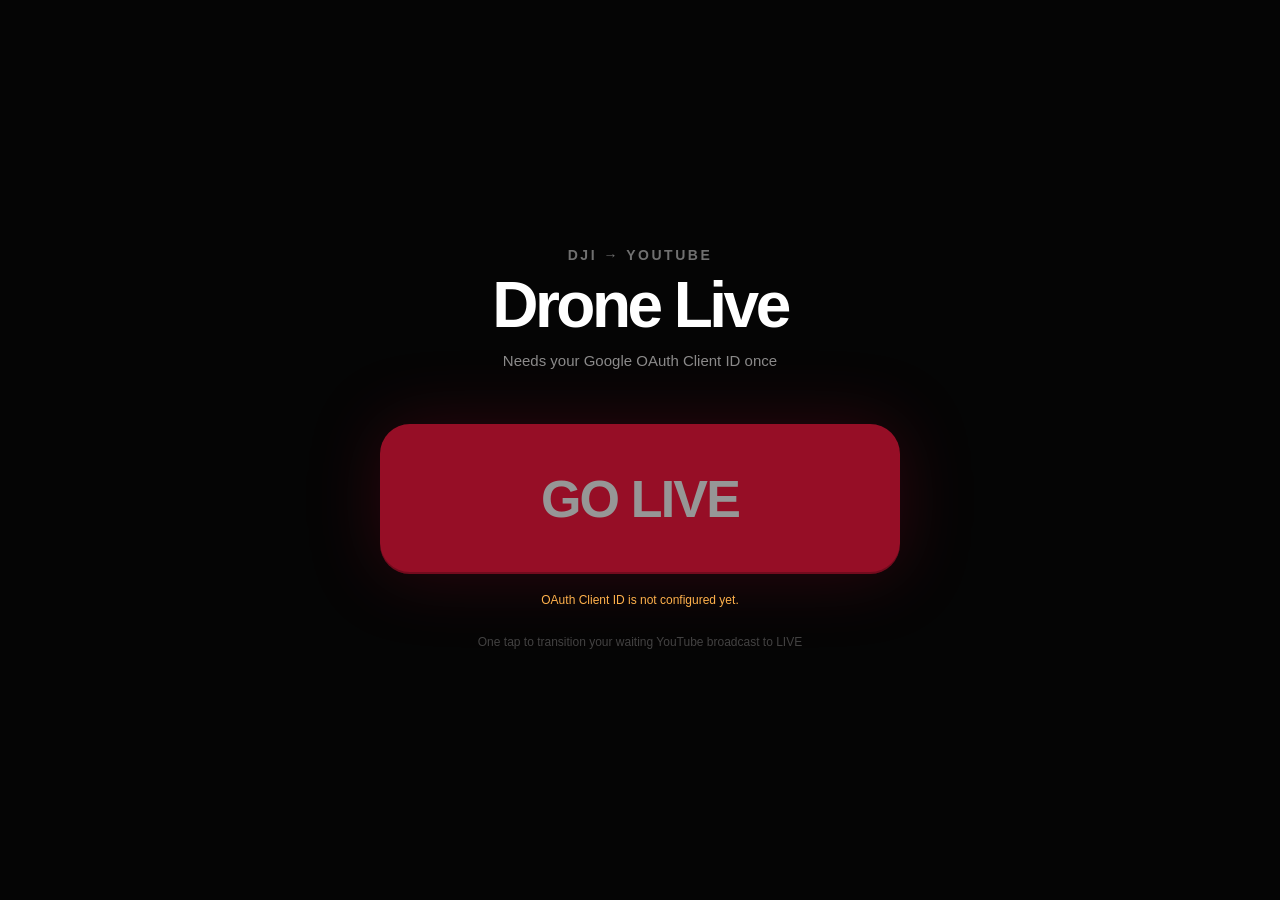
<file: index.html>
<!DOCTYPE html>
<html lang="en">
<head>
  <meta charset="UTF-8">
  <meta name="viewport" content="width=device-width, initial-scale=1, viewport-fit=cover, user-scalable=no">
  <meta name="theme-color" content="#050505">
  <meta name="apple-mobile-web-app-capable" content="yes">
  <meta name="apple-mobile-web-app-status-bar-style" content="black-translucent">
  <meta name="apple-mobile-web-app-title" content="Drone Live">
  <link rel="manifest" href="manifest.webmanifest">
  <title>Drone Live</title>
  <script src="https://accounts.google.com/gsi/client" async defer></script>
  <style>
    *{box-sizing:border-box;-webkit-tap-highlight-color:transparent}
    html,body{margin:0;width:100%;min-height:100%;background:#050505;color:#fff;font-family:-apple-system,BlinkMacSystemFont,"SF Pro Display",Inter,Arial,sans-serif}
    body{min-height:100dvh;display:flex;align-items:center;justify-content:center;padding:max(24px,env(safe-area-inset-top)) 22px max(28px,env(safe-area-inset-bottom))}
    .app{width:100%;max-width:520px;text-align:center}
    .brand{font-size:14px;letter-spacing:.18em;text-transform:uppercase;color:#707070;font-weight:700;margin-bottom:12px}
    h1{font-size:clamp(40px,12vw,64px);line-height:.95;letter-spacing:-.055em;margin:0 0 14px;font-weight:800}
    .status{min-height:44px;color:#8b8b8b;font-size:15px;line-height:1.45;margin:0 auto 30px;max-width:420px}
    #goLive{width:100%;min-height:150px;border:0;border-radius:30px;background:#ff163f;color:#fff;font-size:clamp(32px,10vw,52px);font-weight:900;letter-spacing:-.035em;cursor:pointer;box-shadow:0 0 70px rgba(255,22,63,.28),inset 0 -2px 0 rgba(0,0,0,.24);transition:transform .12s ease,background .2s ease,box-shadow .2s ease}
    #goLive:active{transform:scale(.975)}
    #goLive:disabled{opacity:.58;cursor:default}
    #goLive.live{background:#17c873;box-shadow:0 0 70px rgba(23,200,115,.28)}
    .foot{margin-top:26px;color:#434343;font-size:12px}
    .setup{display:none;margin-top:18px;color:#ffb84d;font-size:12px;line-height:1.45}
  </style>
</head>
<body>
  <main class="app">
    <div class="brand">DJI → YouTube</div>
    <h1>Drone Live</h1>
    <div id="status" class="status">Ready</div>
    <button id="goLive">GO LIVE</button>
    <div id="setup" class="setup">OAuth Client ID is not configured yet.</div>
    <div class="foot">One tap to transition your waiting YouTube broadcast to LIVE</div>
  </main>

<script>
const CLIENT_ID = "PASTE_GOOGLE_OAUTH_CLIENT_ID_HERE";
const SCOPE = "https://www.googleapis.com/auth/youtube";
let tokenClient = null;
let accessToken = null;

const button = document.getElementById("goLive");
const statusEl = document.getElementById("status");
const setupEl = document.getElementById("setup");

function setStatus(text){ statusEl.textContent = text; }
function fail(text){ setStatus("⚠ " + text); button.disabled = false; }
function configured(){ return CLIENT_ID && !CLIENT_ID.includes("PASTE_GOOGLE_OAUTH_CLIENT_ID_HERE"); }

window.addEventListener("load",()=>{
  if(!configured()){
    setStatus("Needs your Google OAuth Client ID once");
    setupEl.style.display="block";
    button.disabled=true;
    return;
  }
  const wait=setInterval(()=>{
    if(window.google?.accounts?.oauth2){
      clearInterval(wait);
      tokenClient=google.accounts.oauth2.initTokenClient({
        client_id:CLIENT_ID,
        scope:SCOPE,
        callback:async response=>{
          if(response.error){ fail("Google sign-in failed"); return; }
          accessToken=response.access_token;
          await startLive();
        },
        error_callback:()=>fail("Google sign-in was cancelled")
      });
    }
  },100);
});

button.addEventListener("click",()=>{
  if(!tokenClient){ fail("Google login is not ready"); return; }
  button.disabled=true;
  setStatus("Connecting to YouTube…");
  tokenClient.requestAccessToken({prompt:""});
});

async function api(url,options={}){
  const response=await fetch(url,{...options,headers:{Authorization:`Bearer ${accessToken}`,"Content-Type":"application/json",...(options.headers||{})}});
  let data={};
  try{data=await response.json();}catch(_){ }
  if(!response.ok) throw new Error(data?.error?.message || `YouTube error ${response.status}`);
  return data;
}

async function startLive(){
  try{
    setStatus("Finding waiting broadcast…");
    const list=await api("https://www.googleapis.com/youtube/v3/liveBroadcasts?part=id,snippet,status,contentDetails&broadcastStatus=upcoming&broadcastType=all&mine=true&maxResults=50");
    const broadcasts=(list.items||[]).filter(x=>x.contentDetails?.boundStreamId);
    if(!broadcasts.length) throw new Error("No waiting broadcast with a bound stream was found");

    broadcasts.sort((a,b)=>new Date(a.snippet?.scheduledStartTime||0)-new Date(b.snippet?.scheduledStartTime||0));
    const broadcast=broadcasts[0];
    const streamId=broadcast.contentDetails.boundStreamId;

    setStatus("Checking DJI signal…");
    const streams=await api("https://www.googleapis.com/youtube/v3/liveStreams?part=id,status&id="+encodeURIComponent(streamId));
    const streamStatus=streams.items?.[0]?.status?.streamStatus;
    if(streamStatus!=="active") throw new Error("DJI signal not detected yet");

    setStatus("Starting LIVE…");
    const params=new URLSearchParams({part:"id,status",id:broadcast.id,broadcastStatus:"live"});
    await api("https://www.googleapis.com/youtube/v3/liveBroadcasts/transition?"+params.toString(),{method:"POST"});

    button.classList.add("live");
    button.textContent="● LIVE";
    button.disabled=true;
    setStatus((broadcast.snippet?.title||"Broadcast")+" is LIVE");
  }catch(err){
    console.error(err);
    fail(err.message||"Unable to start live broadcast");
  }
}
</script>
</body>
</html>
</file>
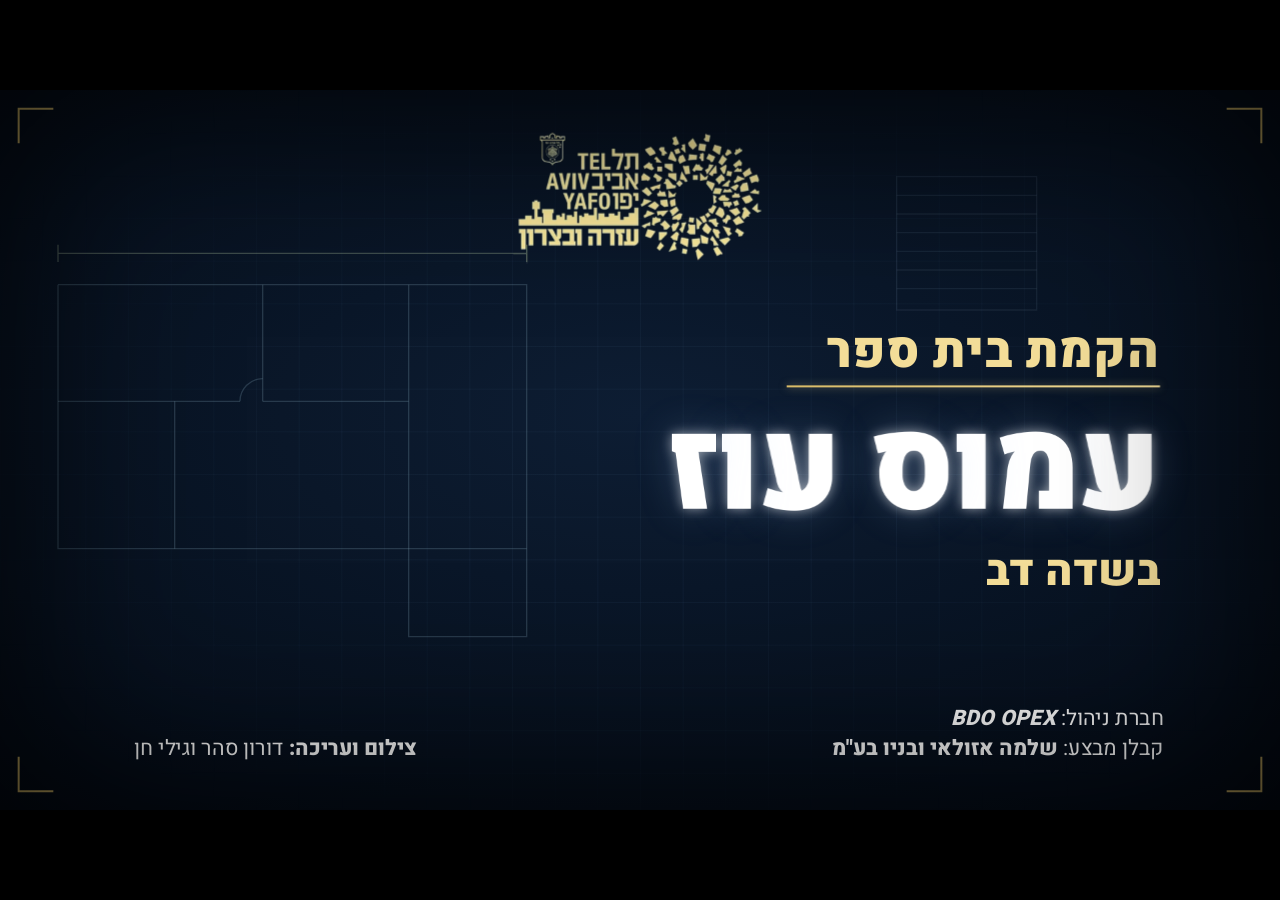
<file: amos-oz/index.html>
<!doctype html>
<html lang="he" dir="rtl">
<head>
<meta charset="utf-8">
<meta name="viewport" content="width=device-width, initial-scale=1">
<title>הקמת בית ספר עמוס עוז</title>
<style>
  @font-face { font-family: "Heebo"; font-weight: 400; font-display: block; src: url(fonts/heebo-hebrew-400-normal.woff2) format("woff2"); unicode-range: U+0590-05FF, U+200C-2010, U+20AA, U+25CC, U+FB1D-FB4F; }
  @font-face { font-family: "Heebo"; font-weight: 400; font-display: block; src: url(fonts/heebo-latin-400-normal.woff2) format("woff2"); unicode-range: U+0000-00FF, U+2000-206F; }
  @font-face { font-family: "Heebo"; font-weight: 800; font-display: block; src: url(fonts/heebo-hebrew-800-normal.woff2) format("woff2"); unicode-range: U+0590-05FF, U+200C-2010, U+20AA, U+25CC, U+FB1D-FB4F; }
  @font-face { font-family: "Heebo"; font-weight: 800; font-display: block; src: url(fonts/heebo-latin-800-normal.woff2) format("woff2"); unicode-range: U+0000-00FF, U+2000-206F; }
  @font-face { font-family: "Heebo"; font-weight: 900; font-display: block; src: url(fonts/heebo-hebrew-900-normal.woff2) format("woff2"); unicode-range: U+0590-05FF, U+200C-2010, U+20AA, U+25CC, U+FB1D-FB4F; }
  @font-face { font-family: "Heebo"; font-weight: 900; font-display: block; src: url(fonts/heebo-latin-900-normal.woff2) format("woff2"); unicode-range: U+0000-00FF, U+2000-206F; }
  :root {
    --bg: #07111f;
    --bg2: #0d1d33;
    --gold: #f3dd98;
    --gold-deep: #d9bb68;
    --white: #ffffff;
    --line: rgba(120, 150, 170, .28);
  }
  * { box-sizing: border-box; margin: 0; padding: 0; }
  html, body { width: 100%; height: 100%; background: #000; overflow: hidden; }
  body { display: grid; place-items: center; font-family: "Heebo", sans-serif; }

  /* 1920x1080 stage, scaled to fit the window */
  .stage {
    position: absolute; left: 50%; top: 50%;
    width: 1920px; height: 1080px;
    transform: translate(-50%, -50%) scale(var(--s, 1));
    overflow: hidden;
    background: radial-gradient(ellipse 80% 70% at 50% 45%, var(--bg2) 0%, var(--bg) 70%, #040a14 100%);
    cursor: pointer;
  }
  .grid {
    position: absolute; inset: 0;
    background-image:
      linear-gradient(rgba(90,130,170,.07) 1px, transparent 1px),
      linear-gradient(90deg, rgba(90,130,170,.07) 1px, transparent 1px);
    background-size: 64px 64px;
    mask-image: radial-gradient(ellipse at center, #000 30%, transparent 85%);
    opacity: 0;
  }
  .vignette { position: absolute; inset: 0; box-shadow: inset 0 0 260px 60px rgba(0,0,0,.65); pointer-events: none; }

  svg.blueprint { position: absolute; inset: 0; width: 1920px; height: 1080px; }
  .blueprint .draw { fill: none; stroke: var(--line); stroke-width: 2; }
  .blueprint .faint { fill: none; stroke: rgba(120,150,170,.12); stroke-width: 2; }
  .blueprint .top { stroke: rgba(160,180,150,.35); }
  .blueprint .corner { fill: none; stroke: var(--gold-deep); stroke-width: 3; opacity: .85; }

  .logo {
    position: absolute; left: 770px; top: 55px; width: 380px; height: 205px;
  }
  .logo img { width: 100%; height: 100%; display: block; }

  .title-block { position: absolute; right: 180px; top: 355px; width: 900px; text-align: right; }
  .kicker {
    font-weight: 900; font-size: 74px; line-height: 1; color: var(--gold);
    letter-spacing: 1px; overflow: hidden; padding-bottom: 6px;
  }
  .kicker span { display: inline-block; }
  .rule {
    height: 3px; width: 560px; margin: 8px 0 0 auto;
    background: linear-gradient(to left, var(--gold), var(--gold-deep));
    transform-origin: right center; transform: scaleX(0);
    box-shadow: 0 0 12px rgba(243,221,152,.5);
  }
  .name {
    margin-top: 28px;
    font-weight: 900; font-size: 190px; line-height: 1; color: var(--white);
    white-space: nowrap; letter-spacing: -2px;
  }
  .name .ch { display: inline-block; will-change: transform, opacity, filter; }
  .place {
    margin-top: 26px; font-weight: 900; font-size: 64px; line-height: 1; color: var(--gold);
    clip-path: inset(0 0 0 100%);
  }

  .credits { position: absolute; font-size: 32px; color: #fff; white-space: nowrap; }
  .credits b { font-weight: 800; }
  .credits .en { font-weight: 800; font-style: italic; letter-spacing: .5px; }
  .credits .line { display: block; overflow: hidden; line-height: 1.4; }
  .credits .line > span { display: inline-block; transform: translateY(110%); }
  .credits.right { right: 175px; top: 920px; text-align: right; }
  .credits.left  { right: 1295px; top: 965px; text-align: right; }

  .shine {
    position: absolute; inset: 0; pointer-events: none;
    background: linear-gradient(105deg, transparent 40%, rgba(255,255,255,.08) 50%, transparent 60%);
    transform: translateX(-120%);
  }

  .hint {
    position: fixed; bottom: 14px; left: 16px; color: rgba(255,255,255,.4);
    font: 400 14px "Heebo", sans-serif; opacity: 0; transition: opacity .6s; pointer-events: none;
  }
  .hint.show { opacity: 1; }
</style>
</head>
<body>
<div class="stage" id="stage">
  <div class="grid" id="grid"></div>

  <svg class="blueprint" viewBox="0 0 1920 1080" aria-hidden="true">
    <!-- floor plan -->
    <g id="plan">
      <path class="draw top" d="M87 232 V258 M87 245 H790 M790 232 V258"/>
      <path class="draw" d="M87 292 H790 V820 H613 V688 H87 Z"/>
      <path class="draw" d="M394 292 V467"/>
      <path class="draw" d="M613 292 V688 H790"/>
      <path class="draw" d="M87 467 H360 M394 467 H613"/>
      <path class="draw" d="M262 467 V688"/>
      <path class="draw" d="M360 467 A34 34 0 0 1 394 433"/>
    </g>
    <!-- faint spec table on the right -->
    <g id="table">
      <path class="faint" d="M1345 130 H1555 V330 H1345 Z"/>
      <path class="faint" d="M1345 158 H1555 M1345 186 H1555 M1345 214 H1555 M1345 242 H1555 M1345 270 H1555 M1345 298 H1555"/>
    </g>
    <!-- corner brackets -->
    <g id="corners">
      <path class="corner" d="M28 80 V28 H80"/>
      <path class="corner" d="M1840 28 H1892 V80"/>
      <path class="corner" d="M28 1000 V1052 H80"/>
      <path class="corner" d="M1840 1052 H1892 V1000"/>
    </g>
  </svg>

  <div class="logo" id="logo"><img src="logo.png" alt="עיריית תל אביב-יפו · עזרה ובצרון"></div>

  <div class="title-block">
    <div class="kicker" id="kicker"><span>הקמת בית ספר</span></div>
    <div class="rule" id="rule"></div>
    <div class="name" id="name">עמוס עוז</div>
    <div class="place" id="place">בשדה דב</div>
  </div>

  <div class="credits right" id="creditsR">
    <span class="line"><span>חברת ניהול: <span class="en" dir="ltr">BDO OPEX</span></span></span>
    <span class="line"><span>קבלן מבצע: <b>שלמה אזולאי ובניו בע"מ</b></span></span>
  </div>
  <div class="credits left" id="creditsL">
    <span class="line"><span><b>צילום ועריכה:</b> דורון סהר וגילי חן</span></span>
  </div>

  <div class="shine" id="shine"></div>
  <div class="vignette"></div>
</div>
<div class="hint" id="hint">לחצו להפעלה מחדש</div>

<script>
  // Fit the fixed 1920x1080 stage into the window
  const stage = document.getElementById('stage');
  function fit() {
    const s = Math.min(innerWidth / 1920, innerHeight / 1080);
    stage.style.setProperty('--s', s);
  }
  addEventListener('resize', fit); fit();

  // Split the main name into per-letter spans
  const nameEl = document.getElementById('name');
  const nameText = nameEl.textContent;
  nameEl.innerHTML = [...nameText].map(c =>
    c === ' ' ? '<span class="ch">&nbsp;</span>' : `<span class="ch">${c}</span>`).join('');

  const $ = id => document.getElementById(id);
  const ease = 'cubic-bezier(.2,.8,.2,1)';
  const easeBack = 'cubic-bezier(.34,1.56,.64,1)';
  let running = [];
  const RENDER = new URLSearchParams(location.search).has('render');

  function anim(el, frames, opts) {
    const a = el.animate(frames, { fill: 'both', easing: ease, ...opts });
    running.push(a);
    return a;
  }

  function prepStroke(path) {
    const len = path.getTotalLength();
    path.style.strokeDasharray = len;
    path.style.strokeDashoffset = len;
    return len;
  }

  function play() {
    running.forEach(a => a.cancel());
    running = [];
    $('hint').classList.remove('show');

    // 0.0s  background grid
    anim($('grid'), [{ opacity: 0 }, { opacity: 1 }], { duration: 1400 });

    // 0.1s  corner brackets
    document.querySelectorAll('#corners path').forEach((p, i) => {
      const len = prepStroke(p);
      anim(p, [{ strokeDashoffset: len }, { strokeDashoffset: 0 }], { duration: 700, delay: 100 + i * 90 });
    });

    // 0.3s  blueprint lines draw in
    document.querySelectorAll('#plan path, #table path').forEach((p, i) => {
      const len = prepStroke(p);
      anim(p, [{ strokeDashoffset: len }, { strokeDashoffset: 0 }],
        { duration: 1600, delay: 300 + i * 140, easing: 'cubic-bezier(.65,0,.35,1)' });
    });

    // 0.6s  logo
    anim($('logo'), [
      { opacity: 0, transform: 'scale(.85) rotate(-4deg)', filter: 'blur(12px)' },
      { opacity: 1, transform: 'scale(1) rotate(0)', filter: 'blur(0)' }
    ], { duration: 1200, delay: 600 });

    // 1.4s  "הקמת בית ספר" rises from a mask
    anim($('kicker').firstElementChild, [
      { transform: 'translateY(105%)', opacity: 0 },
      { transform: 'translateY(0)', opacity: 1 }
    ], { duration: 800, delay: 1400 });

    // 1.8s  gold rule draws right-to-left
    anim($('rule'), [{ transform: 'scaleX(0)' }, { transform: 'scaleX(1)' }],
      { duration: 900, delay: 1800, easing: 'cubic-bezier(.65,0,.35,1)' });

    // 2.3s  "עמוס עוז" builds letter by letter (Hebrew reads right→left, so DOM order)
    const chars = nameEl.querySelectorAll('.ch');
    chars.forEach((ch, i) => {
      anim(ch, [
        { opacity: 0, transform: 'translateY(-70px) scale(1.35)', filter: 'blur(14px)' },
        { opacity: 1, transform: 'translateY(0) scale(1)', filter: 'blur(0)' }
      ], { duration: 750, delay: 2300 + i * 110, easing: easeBack });
    });
    const nameDone = 2300 + chars.length * 110 + 500;
    anim(nameEl, [
      { textShadow: '0 0 0 rgba(255,255,255,0), 0 0 0 rgba(160,200,255,0)' },
      { textShadow: '0 0 18px rgba(255,255,255,.55), 0 0 60px rgba(160,200,255,.25)' }
    ], { duration: 1000, delay: nameDone, easing: 'ease' });

    // name settles with a gentle pulse
    anim(nameEl, [
      { transform: 'scale(1)' }, { transform: 'scale(1.03)' }, { transform: 'scale(1)' }
    ], { duration: 700, delay: nameDone, easing: 'ease-in-out', fill: 'none' });

    // "בשדה דב" wipes in from the right
    anim($('place'), [
      { clipPath: 'inset(0 0 0 100%)', transform: 'translateX(-20px)' },
      { clipPath: 'inset(0 0 0 0%)', transform: 'translateX(0)' }
    ], { duration: 800, delay: nameDone - 150 });

    // credits slide up line by line
    const lines = [...document.querySelectorAll('#creditsR .line > span, #creditsL .line > span')];
    lines.forEach((l, i) => {
      anim(l, [{ transform: 'translateY(110%)' }, { transform: 'translateY(0)' }],
        { duration: 700, delay: nameDone + 500 + i * 220 });
    });

    // final light sweep across the slide
    const end = nameDone + 500 + lines.length * 220 + 500;
    anim($('shine'), [{ transform: 'translateX(-120%)' }, { transform: 'translateX(120%)' }],
      { duration: 1600, delay: end, easing: 'ease-in-out' });

    if (!RENDER) setTimer(() => $('hint').classList.add('show'), end + 1800);
    return end + 1600;
  }

  let timers = [];
  function setTimer(fn, ms) { timers.push(setTimeout(fn, ms)); }
  function replay() { timers.forEach(clearTimeout); timers = []; play(); }

  stage.addEventListener('click', replay);
  addEventListener('keydown', e => { if (e.key === ' ' || e.key === 'Enter') replay(); });

  // ?render → paused timeline driven frame by frame via window.seek(ms) (used for video export)
  const fontsReady = document.fonts ? document.fonts.load('900 10px Heebo', 'אב').then(() => document.fonts.ready) : Promise.resolve();
  fontsReady.then(() => {
    if (!RENDER) return play();
    window.duration = play();
    running.forEach(a => a.pause());
    window.seek = ms => running.forEach(a => { a.currentTime = ms; });
    window.seek(0);
    window.ready = true;
  });
</script>
</body>
</html>
</file>
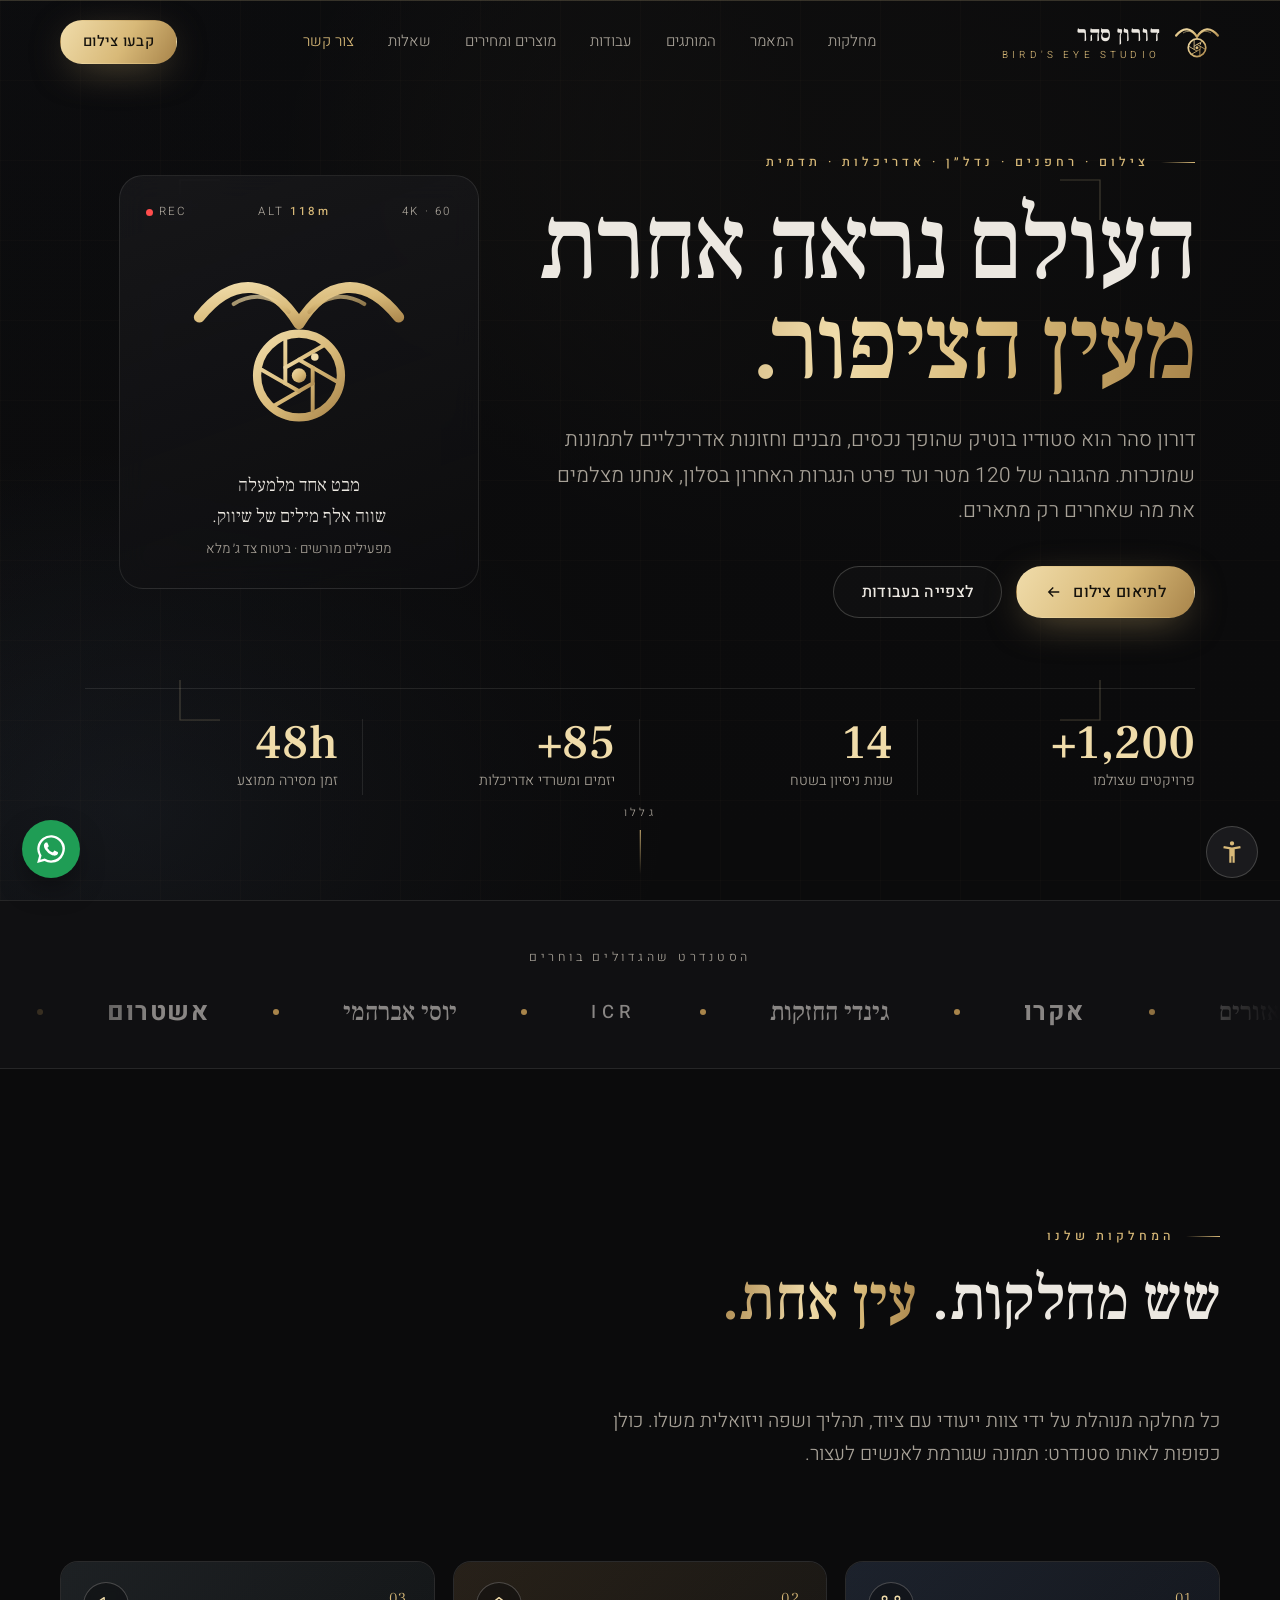
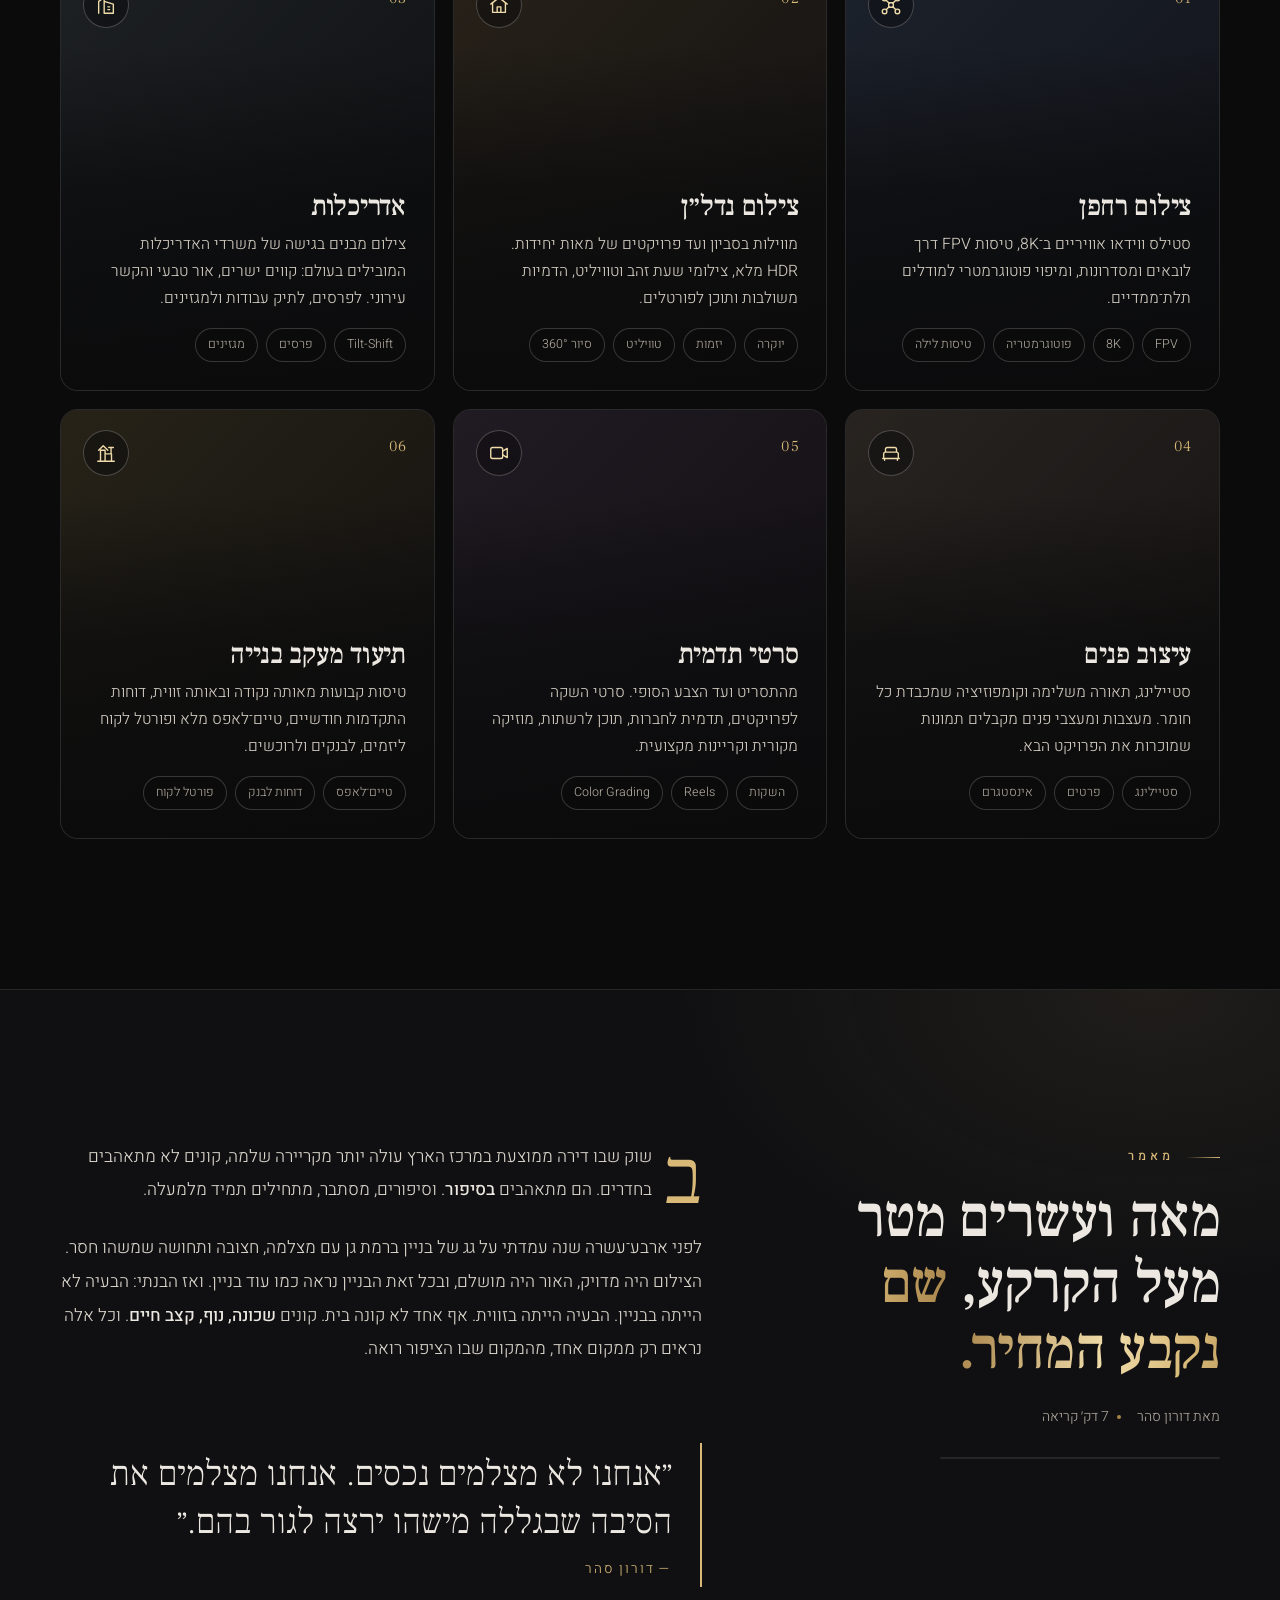
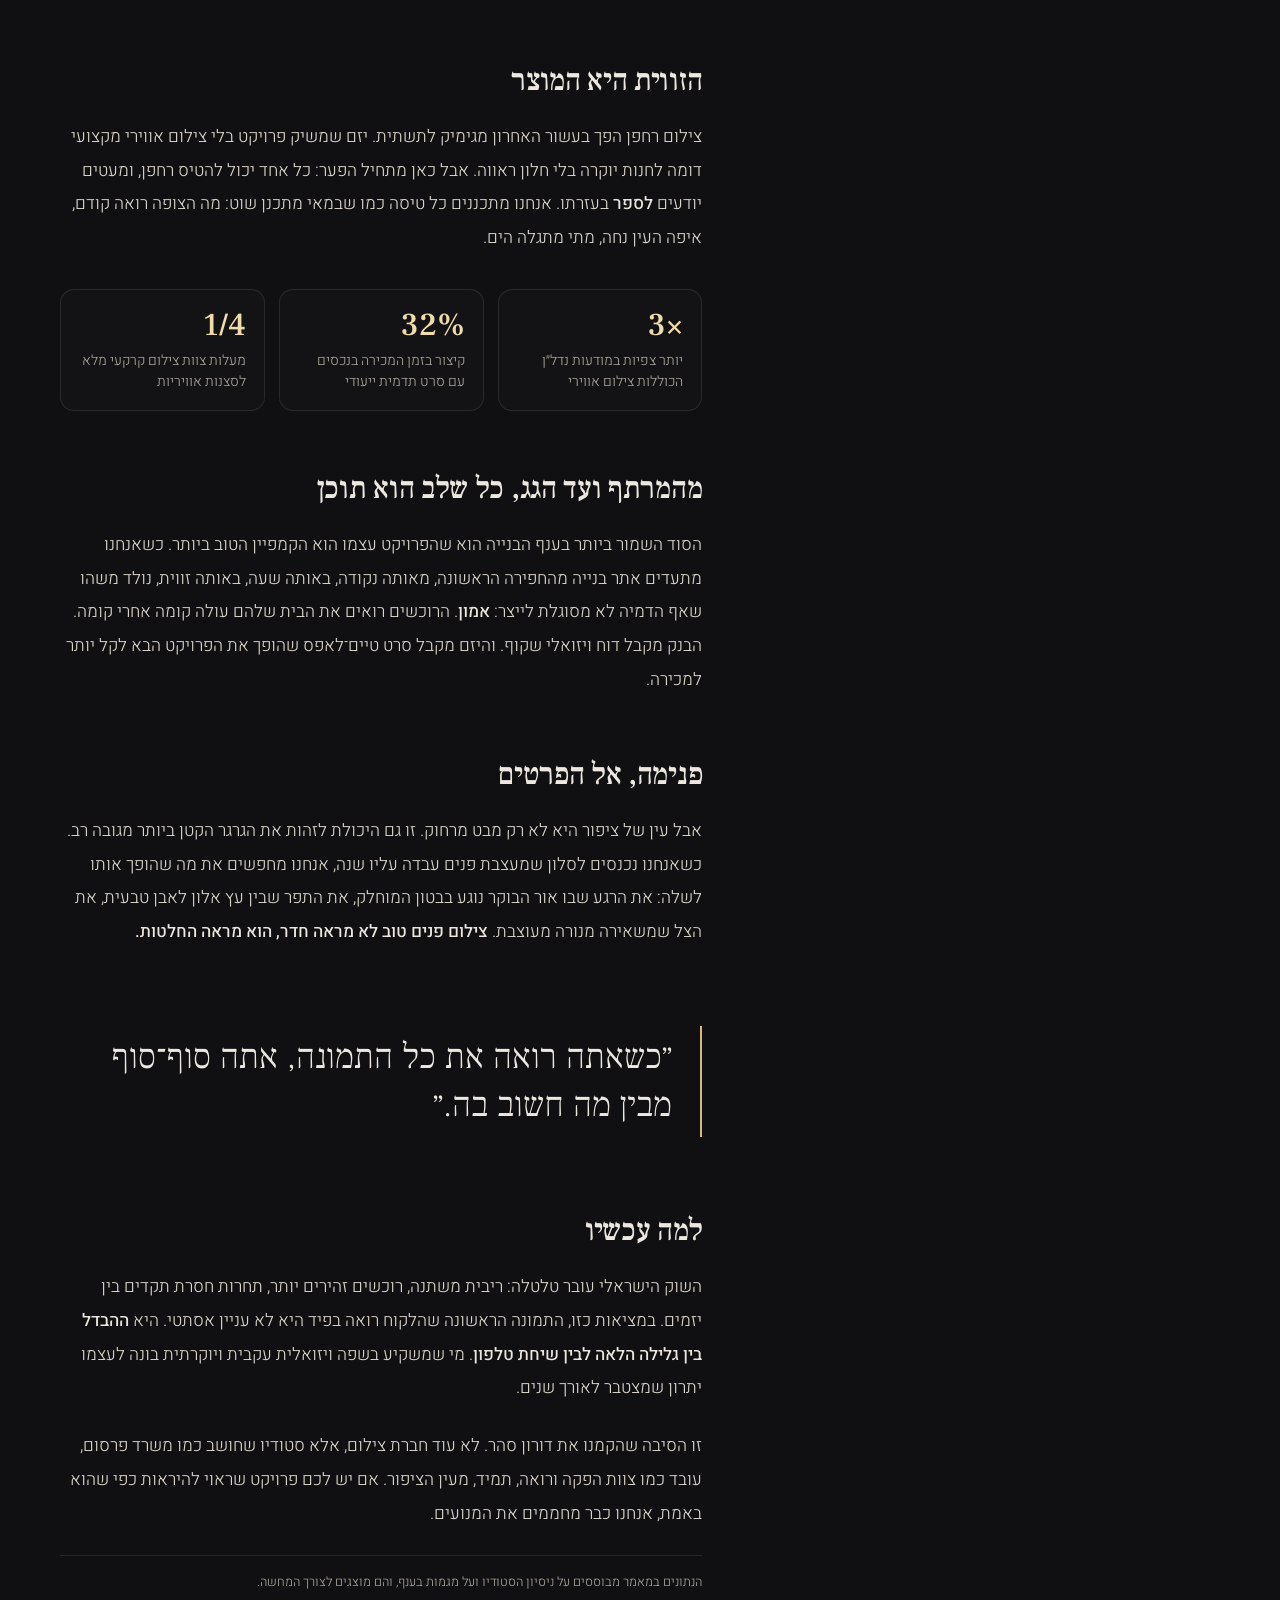
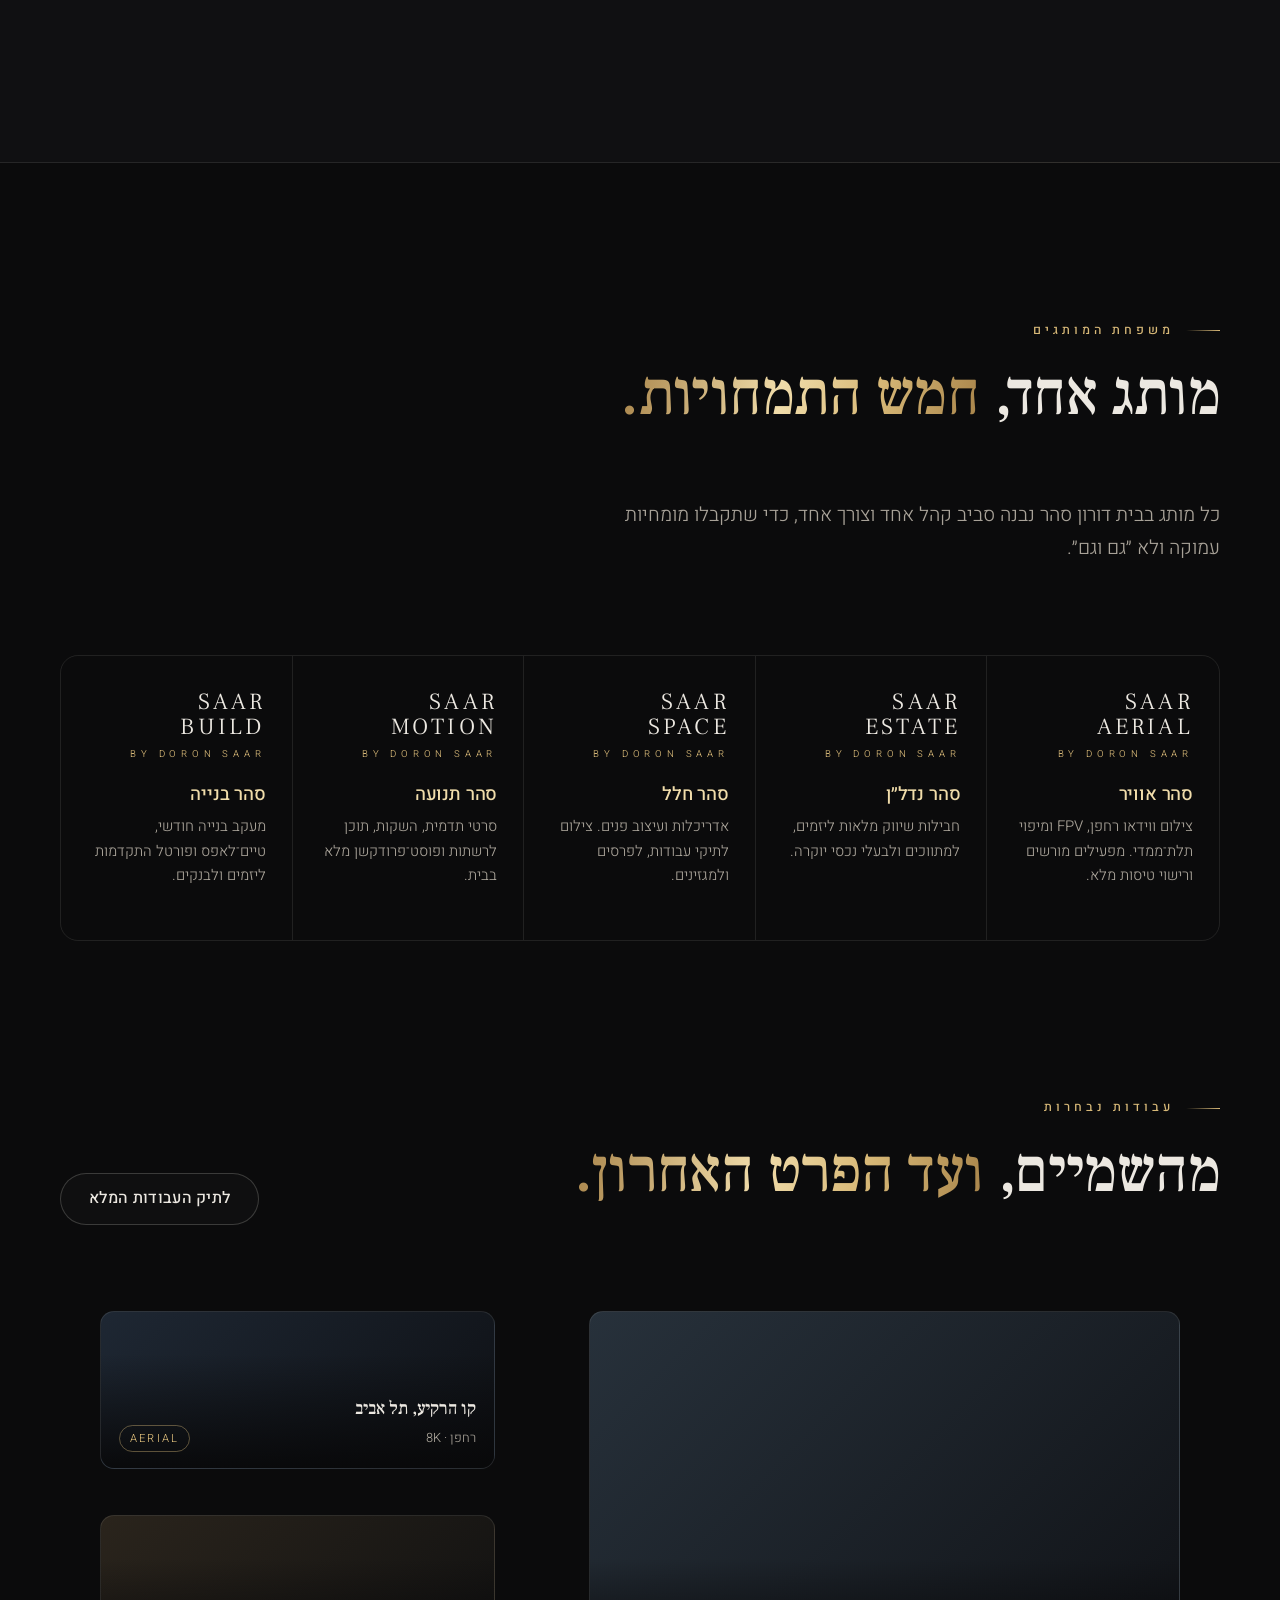
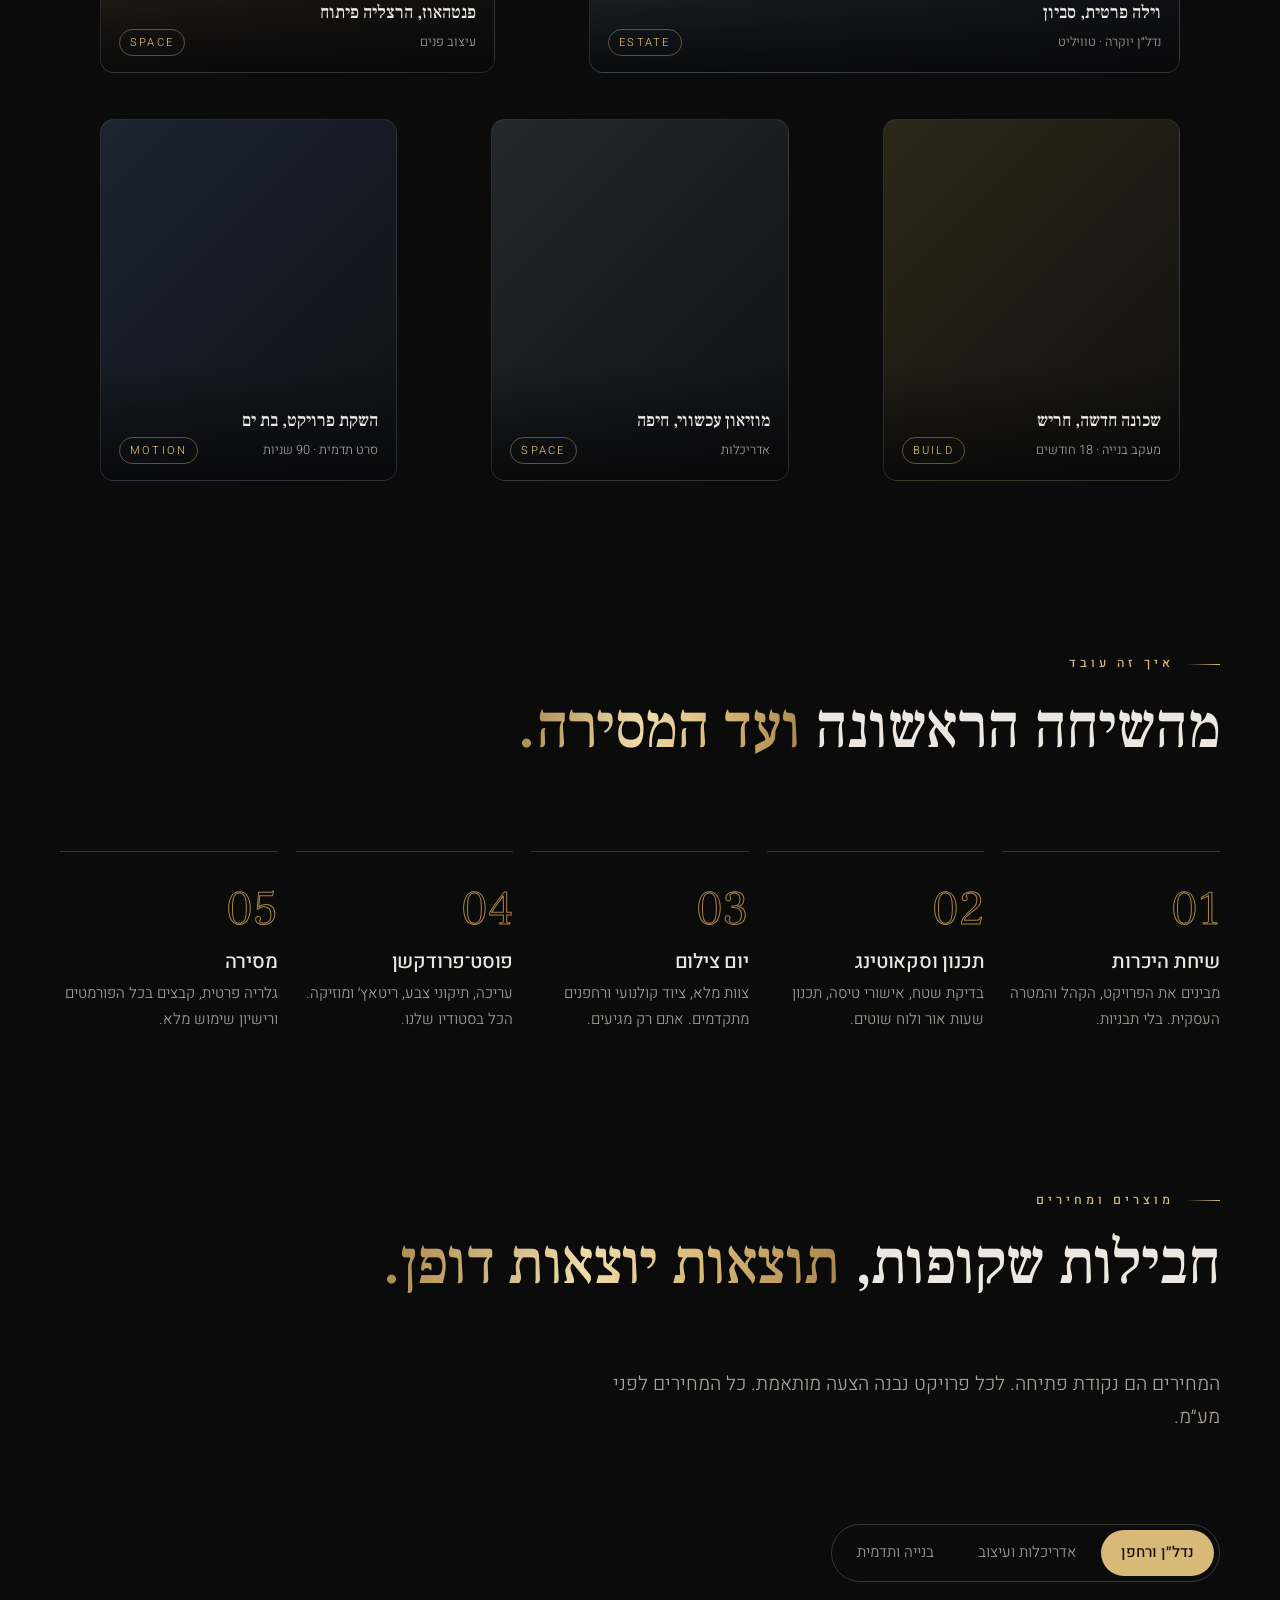
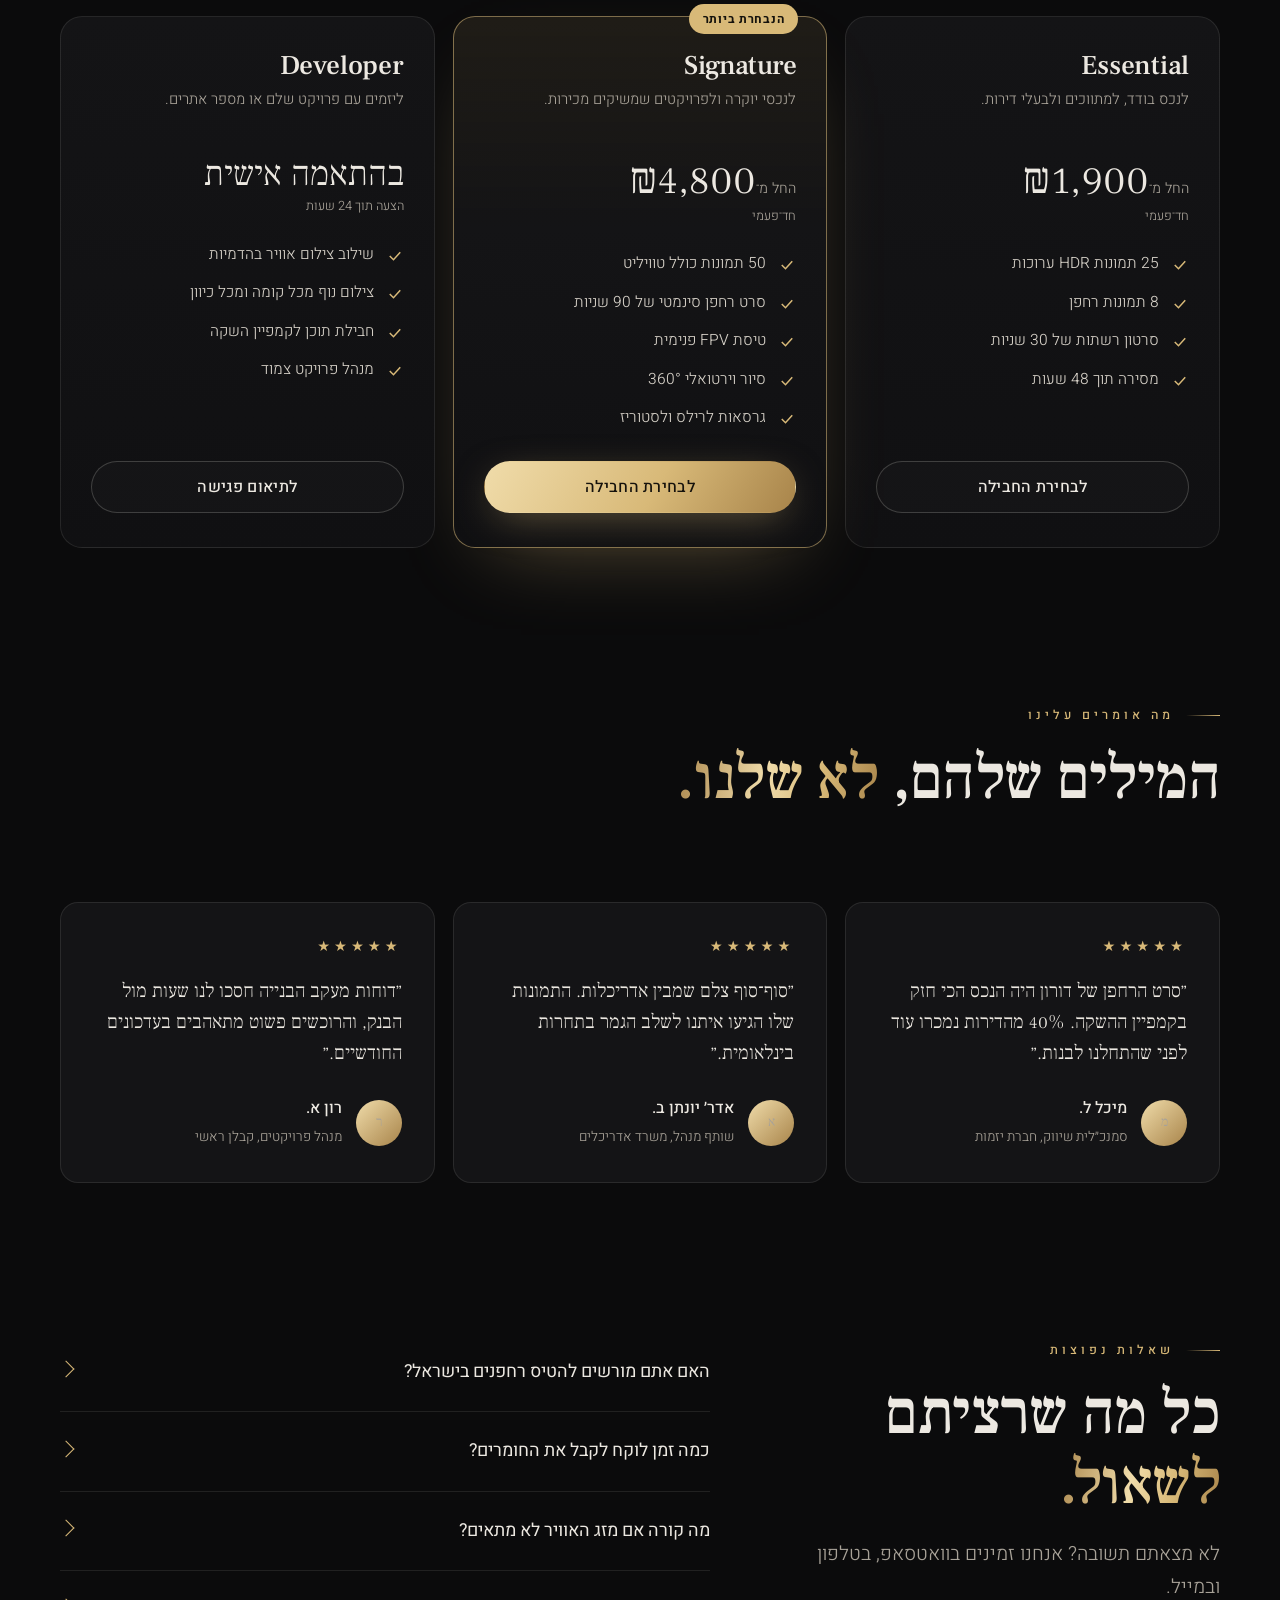
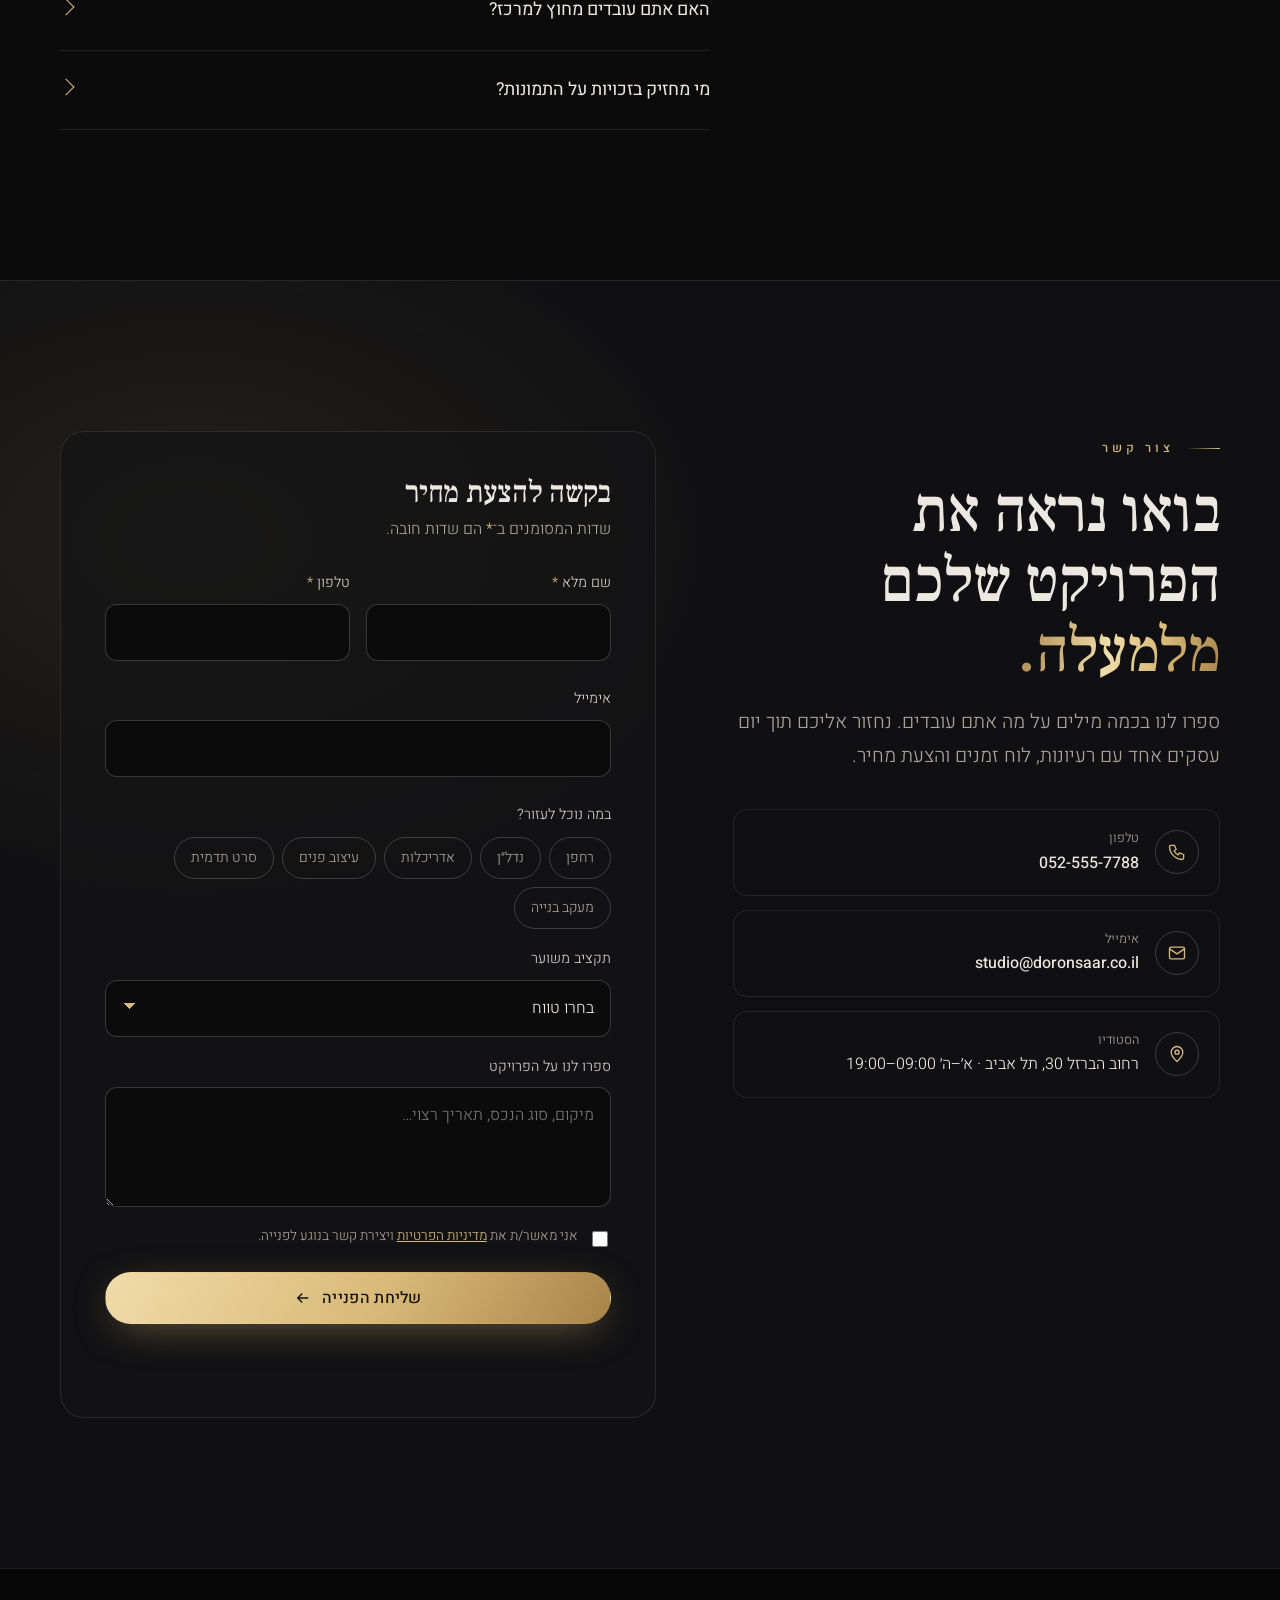
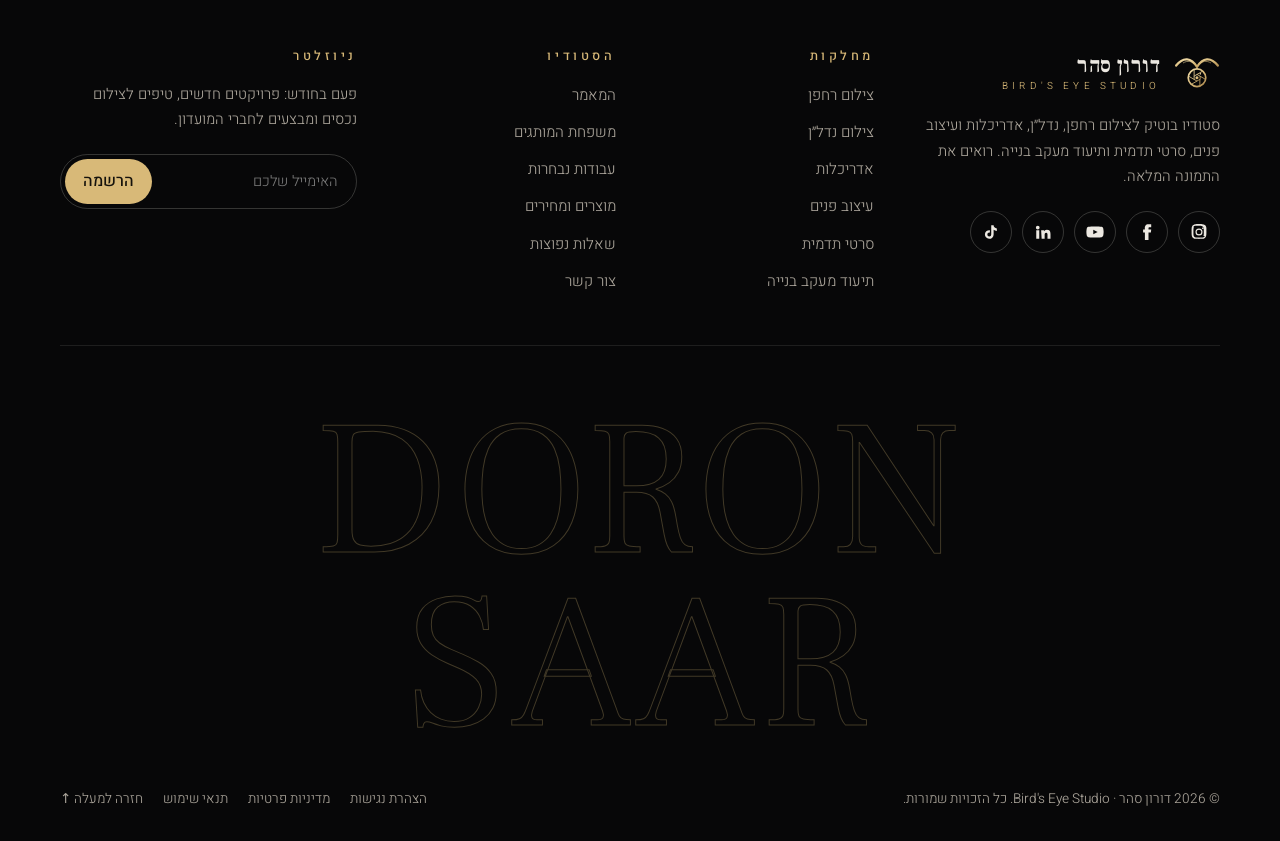
<file: doron-saar/index.html>
<!DOCTYPE html>
<html lang="he" dir="rtl">
<head>
  <meta charset="UTF-8">
  <meta name="viewport" content="width=device-width, initial-scale=1, viewport-fit=cover">
  <title>דורון סהר | עין הציפור — צילום, רחפנים, נדל״ן ואדריכלות</title>
  <meta name="description" content="דורון סהר — סטודיו בוטיק לצילום רחפן, צילום נדל״ן, אדריכלות ועיצוב פנים, סרטי תדמית ותיעוד מעקב בנייה. רואים את הפרויקט שלך מהזווית שמוכרת.">
  <meta name="theme-color" content="#0b0b0c">
  <meta property="og:title" content="דורון סהר | עין הציפור">
  <meta property="og:description" content="צילום רחפן, נדל״ן, אדריכלות, סרטי תדמית ותיעוד בנייה — ברמה של מותג יוקרה.">
  <meta property="og:type" content="website">
  <meta property="og:locale" content="he_IL">
  <link rel="icon" href="data:image/svg+xml,%3Csvg xmlns='http://www.w3.org/2000/svg' viewBox='0 0 64 64'%3E%3Crect width='64' height='64' rx='14' fill='%230b0b0c'/%3E%3Cpath d='M5 24C14 12 24 13 32 25C40 13 50 12 59 24' fill='none' stroke='%23d8b978' stroke-width='3.4' stroke-linecap='round'/%3E%3Ccircle cx='32' cy='40' r='11' fill='none' stroke='%23d8b978' stroke-width='3'/%3E%3Ccircle cx='32' cy='40' r='3.6' fill='%23d8b978'/%3E%3C/svg%3E">
  <link rel="preconnect" href="https://fonts.googleapis.com">
  <link rel="preconnect" href="https://fonts.gstatic.com" crossorigin>
  <link href="https://fonts.googleapis.com/css2?family=Frank+Ruhl+Libre:wght@300;400;500;700;900&family=Heebo:wght@300;400;500;700&display=swap" rel="stylesheet">

  <style>
    :root{
      --bg:#0b0b0c;
      --bg-2:#101012;
      --surface:#141416;
      --surface-2:#1a1a1d;
      --line:rgba(236,232,225,.10);
      --line-strong:rgba(236,232,225,.20);
      --text:#ece8e1;
      --muted:#a8a298;
      --gold:#d8b978;
      --gold-2:#f0dcaa;
      --gold-deep:#a8844a;
      --focus:#ffd98a;
      --serif:"Frank Ruhl Libre","Times New Roman",serif;
      --sans:"Heebo",system-ui,-apple-system,"Segoe UI",Arial,sans-serif;
      --radius:18px;
      --max:1240px;
      --gutter:clamp(16px,4vw,40px);
      --fs:1rem;
    }
    /* Accessibility modes */
    html.a11y-contrast{--bg:#000;--bg-2:#000;--surface:#000;--surface-2:#000;--text:#fff;--muted:#f2f2f2;--gold:#ffd24d;--gold-2:#ffe38a;--line:rgba(255,255,255,.45);--line-strong:#fff}
    html.a11y-links a{text-decoration:underline!important;text-underline-offset:3px}
    html.a11y-font-1{font-size:112.5%}
    html.a11y-font-2{font-size:125%}
    html.a11y-still *,html.a11y-still *::before,html.a11y-still *::after{animation:none!important;transition:none!important;scroll-behavior:auto!important}

    *,*::before,*::after{box-sizing:border-box}
    html{scroll-behavior:smooth;scroll-padding-top:88px;-webkit-text-size-adjust:100%}
    body{margin:0;background:var(--bg);color:var(--text);font-family:var(--sans);font-size:var(--fs);line-height:1.7;font-weight:300;overflow-x:hidden;-webkit-font-smoothing:antialiased}
    img,svg{display:block;max-width:100%}
    a{color:inherit;text-decoration:none}
    button{font:inherit;color:inherit}
    :focus-visible{outline:2px solid var(--focus);outline-offset:3px;border-radius:6px}
    ::selection{background:var(--gold);color:#111}

    .skip{position:absolute;top:-60px;right:16px;z-index:1000;background:var(--gold);color:#111;padding:10px 18px;border-radius:10px;font-weight:700}
    .skip:focus{top:12px}
    .sr-only{position:absolute;width:1px;height:1px;padding:0;margin:-1px;overflow:hidden;clip:rect(0,0,0,0);white-space:nowrap;border:0}

    .wrap{max-width:var(--max);margin:0 auto;padding:0 var(--gutter)}
    section{position:relative}
    .section{padding:clamp(80px,12vw,150px) 0}
    .eyebrow{display:inline-flex;align-items:center;gap:12px;font-size:.78rem;letter-spacing:.32em;text-transform:uppercase;color:var(--gold);font-weight:500}
    .eyebrow::before{content:"";width:34px;height:1px;background:linear-gradient(90deg,transparent,var(--gold))}
    h1,h2,h3,h4{font-family:var(--serif);font-weight:500;margin:0;letter-spacing:-.01em;line-height:1.12}
    .h2{font-size:clamp(2.1rem,5.2vw,3.9rem);margin:18px 0 18px}
    .lead{font-size:clamp(1.05rem,1.6vw,1.22rem);color:var(--muted);max-width:640px}
    .gold{background:linear-gradient(100deg,var(--gold-deep),var(--gold-2) 45%,var(--gold) 70%,var(--gold-deep));-webkit-background-clip:text;background-clip:text;color:transparent}
    html.a11y-contrast .gold{background:none;color:var(--gold)}
    .sec-head{display:flex;justify-content:space-between;align-items:flex-end;gap:32px;flex-wrap:wrap;margin-bottom:clamp(40px,6vw,70px)}

    .btn{display:inline-flex;align-items:center;justify-content:center;gap:10px;min-height:52px;padding:0 28px;border-radius:999px;font-weight:500;font-size:1rem;letter-spacing:.02em;cursor:pointer;border:1px solid transparent;transition:transform .25s ease,background .25s ease,border-color .25s ease,color .25s ease,box-shadow .25s ease}
    .btn-gold{background:linear-gradient(120deg,var(--gold-2),var(--gold) 55%,var(--gold-deep));color:#15120c;box-shadow:0 10px 40px -12px rgba(216,185,120,.55)}
    .btn-gold:hover{transform:translateY(-2px);box-shadow:0 18px 50px -14px rgba(216,185,120,.75)}
    .btn-ghost{border-color:var(--line-strong);color:var(--text);background:rgba(255,255,255,.02)}
    .btn-ghost:hover{border-color:var(--gold);color:var(--gold)}
    .btn svg{width:18px;height:18px}

    /* ============ HEADER ============ */
    .site-header{position:fixed;inset:0 0 auto 0;z-index:100;transition:background .35s ease,border-color .35s ease,backdrop-filter .35s ease;border-bottom:1px solid transparent}
    .site-header.scrolled{background:rgba(11,11,12,.78);backdrop-filter:blur(18px) saturate(140%);-webkit-backdrop-filter:blur(18px) saturate(140%);border-color:var(--line)}
    .nav{display:flex;align-items:center;justify-content:space-between;height:84px;gap:24px}
    .logo{display:flex;align-items:center;gap:14px}
    .logo-mark{width:46px;height:46px;flex:none}
    .logo-text{display:flex;flex-direction:column;line-height:1.05}
    .logo-he{font-family:var(--serif);font-size:1.35rem;font-weight:700;letter-spacing:.02em}
    .logo-en{font-size:.62rem;letter-spacing:.42em;color:var(--gold);text-transform:uppercase;margin-top:4px;direction:ltr;text-align:right}
    .nav-links{display:flex;gap:6px;list-style:none;margin:0;padding:0}
    .nav-links a{display:block;padding:10px 14px;font-size:.95rem;color:var(--muted);border-radius:999px;transition:color .2s}
    .nav-links a:hover,.nav-links a.active{color:var(--text)}
    .nav-links a.active{color:var(--gold)}
    .nav-cta{display:flex;align-items:center;gap:10px}
    .nav-cta .btn{min-height:44px;padding:0 22px;font-size:.92rem}
    .burger{display:none;width:46px;height:46px;border-radius:50%;border:1px solid var(--line-strong);background:transparent;cursor:pointer;align-items:center;justify-content:center}
    .burger span{display:block;width:18px;height:1.5px;background:var(--text);position:relative;transition:background .2s}
    .burger span::before,.burger span::after{content:"";position:absolute;right:0;width:18px;height:1.5px;background:var(--text);transition:transform .3s}
    .burger span::before{top:-6px}.burger span::after{top:6px}
    .burger[aria-expanded="true"] span{background:transparent}
    .burger[aria-expanded="true"] span::before{transform:translateY(6px) rotate(45deg)}
    .burger[aria-expanded="true"] span::after{transform:translateY(-6px) rotate(-45deg)}

    /* ============ HERO ============ */
    .hero{min-height:100svh;display:flex;align-items:center;padding:130px 0 90px;overflow:hidden;isolation:isolate}
    .hero-bg{position:absolute;inset:0;z-index:-2;background:
        radial-gradient(1200px 700px at 78% 18%,rgba(216,185,120,.16),transparent 60%),
        radial-gradient(900px 600px at 10% 90%,rgba(90,110,140,.18),transparent 60%),
        linear-gradient(180deg,rgba(11,11,12,.25),var(--bg) 92%),
        url("https://images.unsplash.com/photo-1477959858617-67f85cf4f1df?auto=format&fit=crop&w=2200&q=70") center/cover no-repeat,
        #0d0e11}
    .hero-bg::after{content:"";position:absolute;inset:0;background:linear-gradient(90deg,rgba(11,11,12,.25) 0%,rgba(11,11,12,.88) 62%,rgba(11,11,12,.96) 100%)}
    .hero-grid{position:absolute;inset:0;z-index:-1;opacity:.5;pointer-events:none}
    .hero-grid svg{width:100%;height:100%}
    .scan{animation:scan 7s linear infinite}
    @keyframes scan{0%{transform:translateY(-10%)}100%{transform:translateY(110%)}}
    .hero-inner{display:grid;grid-template-columns:1.25fr .75fr;gap:60px;align-items:center;width:100%}
    .hero h1{font-size:clamp(2.9rem,8vw,6.6rem);line-height:.98;font-weight:500;letter-spacing:-.02em;margin:22px 0 26px}
    .hero h1 em{font-style:normal;display:block}
    .hero p.lead{font-size:clamp(1.08rem,1.7vw,1.3rem);margin-bottom:38px}
    .hero-actions{display:flex;gap:14px;flex-wrap:wrap}
    .hero-card{justify-self:start;width:min(100%,360px);border:1px solid var(--line);border-radius:24px;padding:26px;background:linear-gradient(160deg,rgba(26,26,29,.75),rgba(14,14,16,.6));backdrop-filter:blur(14px);-webkit-backdrop-filter:blur(14px)}
    .hud{display:flex;justify-content:space-between;font-size:.72rem;letter-spacing:.2em;color:var(--muted);direction:ltr;margin-bottom:16px}
    .hud b{color:var(--gold);font-weight:500}
    .rec{display:inline-flex;align-items:center;gap:6px}
    .rec::before{content:"";width:7px;height:7px;border-radius:50%;background:#ff4d4d;animation:blink 1.4s infinite}
    @keyframes blink{50%{opacity:.2}}
    .hero-card .big-mark{width:100%;max-width:220px;margin:6px auto 12px}
    .hero-card p{margin:0;text-align:center;font-family:var(--serif);font-size:1.15rem}
    .hero-card small{display:block;text-align:center;color:var(--muted);font-size:.85rem;margin-top:6px}
    .stats{display:grid;grid-template-columns:repeat(4,1fr);gap:0;margin-top:70px;border-top:1px solid var(--line);padding-top:30px}
    .stat{padding-inline-end:20px}
    .stat + .stat{border-inline-start:1px solid var(--line);padding-inline-start:24px}
    .stat strong{display:block;font-family:var(--serif);font-size:clamp(2rem,4vw,3rem);font-weight:500;color:var(--gold-2);line-height:1}
    .stat span{font-size:.9rem;color:var(--muted)}
    .scroll-cue{position:absolute;bottom:26px;left:50%;transform:translateX(-50%);display:flex;flex-direction:column;align-items:center;gap:8px;font-size:.7rem;letter-spacing:.3em;color:var(--muted)}
    .scroll-cue i{width:1px;height:44px;background:linear-gradient(var(--gold),transparent);animation:cue 2.2s ease-in-out infinite;transform-origin:top}
    @keyframes cue{0%{transform:scaleY(0)}50%{transform:scaleY(1)}100%{transform:scaleY(0);transform-origin:bottom}}

    /* ============ MARQUEE / CLIENTS ============ */
    .clients{border-block:1px solid var(--line);padding:34px 0;background:var(--bg-2)}
    .clients-label{text-align:center;font-size:.78rem;letter-spacing:.3em;color:var(--muted);margin-bottom:22px}
    .marquee{overflow:hidden;mask-image:linear-gradient(90deg,transparent,#000 12%,#000 88%,transparent);-webkit-mask-image:linear-gradient(90deg,transparent,#000 12%,#000 88%,transparent)}
    .marquee-track{display:flex;gap:64px;width:max-content;animation:marquee 48s linear infinite;align-items:center}
    .marquee:hover .marquee-track{animation-play-state:paused}
    @keyframes marquee{from{transform:translateX(0)}to{transform:translateX(50%)}}
    .brand-word{font-family:var(--serif);font-size:1.6rem;color:rgba(236,232,225,.55);white-space:nowrap;font-weight:500;transition:color .3s}
    .brand-word.sans{font-family:var(--sans);font-weight:700;letter-spacing:.06em}
    .brand-word.wide{letter-spacing:.3em;font-size:1.15rem;font-family:var(--sans);font-weight:500}
    .brand-word:hover{color:var(--gold-2)}
    .brand-dot{width:6px;height:6px;border-radius:50%;background:var(--gold-deep);flex:none}

    /* ============ DEPARTMENTS ============ */
    .depts{display:grid;grid-template-columns:repeat(3,1fr);gap:18px}
    .dept{position:relative;border-radius:var(--radius);overflow:hidden;min-height:430px;border:1px solid var(--line);display:flex;flex-direction:column;justify-content:flex-end;padding:28px;isolation:isolate;background:var(--surface);transition:transform .5s cubic-bezier(.2,.7,.2,1),border-color .4s}
    .dept::before{content:"";position:absolute;inset:0;z-index:-2;background:var(--img) center/cover no-repeat,var(--fallback);transform:scale(1.02);transition:transform 1.2s cubic-bezier(.2,.7,.2,1);filter:saturate(.85)}
    .dept::after{content:"";position:absolute;inset:0;z-index:-1;background:linear-gradient(180deg,rgba(11,11,12,.05) 20%,rgba(11,11,12,.72) 55%,rgba(11,11,12,.97))}
    .dept:hover{border-color:rgba(216,185,120,.45);transform:translateY(-4px)}
    .dept:hover::before{transform:scale(1.09)}
    .dept-num{position:absolute;top:24px;inset-inline-start:26px;font-family:var(--serif);font-size:.95rem;color:var(--gold);letter-spacing:.1em}
    .dept-icon{position:absolute;top:20px;inset-inline-end:22px;width:46px;height:46px;border-radius:50%;border:1px solid rgba(236,232,225,.25);display:grid;place-items:center;background:rgba(11,11,12,.45);backdrop-filter:blur(6px)}
    .dept-icon svg{width:22px;height:22px;stroke:var(--gold-2)}
    .dept h3{font-size:1.75rem;margin-bottom:10px}
    .dept p{margin:0 0 16px;color:#cfc9bf;font-size:.98rem}
    .tags{display:flex;flex-wrap:wrap;gap:8px;list-style:none;padding:0;margin:0}
    .tags li{font-size:.78rem;padding:5px 12px;border:1px solid var(--line-strong);border-radius:999px;color:var(--muted);background:rgba(11,11,12,.4)}

    /* ============ ARTICLE ============ */
    .article{background:
      radial-gradient(800px 500px at 90% 0%,rgba(216,185,120,.08),transparent 60%),var(--bg-2);border-block:1px solid var(--line)}
    .article-grid{display:grid;grid-template-columns:.8fr 1.2fr;gap:clamp(40px,7vw,100px);align-items:start}
    .article-side{position:sticky;top:120px}
    .article-side h2{font-size:clamp(2.2rem,4.6vw,3.7rem);margin:18px 0 22px}
    .meta{display:flex;gap:16px;flex-wrap:wrap;color:var(--muted);font-size:.88rem;margin-bottom:28px}
    .meta span{display:inline-flex;align-items:center;gap:8px}
    .meta span+span::before{content:"";width:4px;height:4px;border-radius:50%;background:var(--gold-deep)}
    .progress{height:2px;background:var(--line);border-radius:2px;overflow:hidden;max-width:280px}
    .progress i{display:block;height:100%;width:0;background:linear-gradient(90deg,var(--gold),var(--gold-2))}
    .article-body{font-size:clamp(1.05rem,1.35vw,1.17rem);color:#d9d4cb;line-height:1.95}
    .article-body p{margin:0 0 1.4em}
    .article-body > p:first-of-type::first-letter{font-family:var(--serif);float:right;font-size:4.6em;line-height:.82;margin:.08em 0 0 .14em;color:var(--gold)}
    .article-body h3{font-size:clamp(1.5rem,2.4vw,2rem);color:var(--text);margin:2em 0 .7em}
    .article-body strong{color:var(--text);font-weight:500}
    .pull{margin:2.2em 0;padding:8px 28px 8px 0;border-right:2px solid var(--gold);font-family:var(--serif);font-size:clamp(1.5rem,2.8vw,2.2rem);line-height:1.35;color:var(--text)}
    .pull cite{display:block;margin-top:14px;font-family:var(--sans);font-size:.85rem;font-style:normal;color:var(--gold);letter-spacing:.14em}
    .facts{display:grid;grid-template-columns:repeat(3,1fr);gap:14px;margin:2em 0}
    .fact{border:1px solid var(--line);border-radius:14px;padding:18px;background:rgba(255,255,255,.015)}
    .fact b{display:block;font-family:var(--serif);font-size:2rem;color:var(--gold-2);font-weight:500;line-height:1.1}
    .fact span{font-size:.88rem;color:var(--muted);line-height:1.5;display:block;margin-top:6px}
    .footnote{font-size:.8rem;color:var(--muted);border-top:1px solid var(--line);padding-top:14px;margin-top:2em}

    /* ============ HOUSE BRANDS ============ */
    .brands-grid{display:grid;grid-template-columns:repeat(5,1fr);border:1px solid var(--line);border-radius:var(--radius);overflow:hidden}
    .hb{padding:34px 26px 30px;border-inline-start:1px solid var(--line);position:relative;transition:background .4s;min-height:280px;display:flex;flex-direction:column}
    .hb:first-child{border-inline-start:0}
    .hb:hover{background:linear-gradient(180deg,rgba(216,185,120,.08),transparent)}
    .hb-word{direction:ltr;text-align:right;font-family:var(--serif);font-size:1.45rem;letter-spacing:.14em;color:var(--text);line-height:1.1}
    .hb-word small{display:block;font-family:var(--sans);font-size:.6rem;letter-spacing:.5em;color:var(--gold);margin-top:8px}
    .hb h3{font-size:1.15rem;margin:26px 0 8px;color:var(--gold-2);font-family:var(--sans);font-weight:500}
    .hb p{margin:0;color:var(--muted);font-size:.93rem;line-height:1.65}
    .hb .hb-line{margin-top:auto;padding-top:22px;height:1px;background:linear-gradient(90deg,transparent,var(--gold-deep));background-clip:content-box;opacity:.6}

    /* ============ PORTFOLIO ============ */
    .gallery{display:grid;grid-template-columns:repeat(12,1fr);grid-auto-rows:190px;gap:14px}
    .shot{position:relative;border-radius:14px;overflow:hidden;background:var(--fallback,#17181b);border:1px solid var(--line)}
    .shot::before{content:"";position:absolute;inset:0;background:var(--img) center/cover no-repeat;transition:transform 1.1s cubic-bezier(.2,.7,.2,1)}
    .shot:hover::before{transform:scale(1.06)}
    .shot figcaption{position:absolute;inset:auto 0 0 0;padding:40px 18px 16px;background:linear-gradient(transparent,rgba(8,8,9,.92));display:flex;justify-content:space-between;align-items:flex-end;gap:12px}
    .shot figcaption b{font-family:var(--serif);font-weight:500;font-size:1.12rem;display:block}
    .shot figcaption span{font-size:.8rem;color:var(--muted)}
    .shot figcaption em{font-style:normal;font-size:.7rem;letter-spacing:.2em;color:var(--gold);border:1px solid rgba(216,185,120,.4);border-radius:999px;padding:3px 10px;white-space:nowrap}
    .s1{grid-column:span 7;grid-row:span 2}.s2{grid-column:span 5;grid-row:span 1}.s3{grid-column:span 5;grid-row:span 1}
    .s4{grid-column:span 4;grid-row:span 2}.s5{grid-column:span 4;grid-row:span 2}.s6{grid-column:span 4;grid-row:span 2}

    /* ============ PROCESS ============ */
    .steps{display:grid;grid-template-columns:repeat(5,1fr);gap:18px;counter-reset:step;list-style:none;padding:0;margin:0}
    .step{position:relative;padding-top:34px}
    .step::before{counter-increment:step;content:"0" counter(step);font-family:var(--serif);font-size:3rem;color:transparent;-webkit-text-stroke:1px var(--gold-deep);line-height:1;display:block;margin-bottom:18px}
    .step::after{content:"";position:absolute;top:0;inset-inline:0;height:1px;background:var(--line-strong)}
    .step h3{font-size:1.25rem;margin-bottom:8px;font-family:var(--sans);font-weight:500}
    .step p{margin:0;color:var(--muted);font-size:.95rem}

    /* ============ PRODUCTS ============ */
    .tabs{display:inline-flex;border:1px solid var(--line-strong);border-radius:999px;padding:5px;gap:4px;margin-bottom:34px;flex-wrap:wrap}
    .tab{border:0;background:transparent;padding:10px 20px;border-radius:999px;cursor:pointer;color:var(--muted);font-size:.95rem;transition:background .25s,color .25s}
    .tab[aria-selected="true"]{background:var(--gold);color:#15120c;font-weight:500}
    .plans{display:grid;grid-template-columns:repeat(3,1fr);gap:18px}
    .plan{position:relative;border:1px solid var(--line);border-radius:22px;padding:34px 30px;background:linear-gradient(180deg,var(--surface),var(--bg-2));display:flex;flex-direction:column}
    .plan.featured{border-color:rgba(216,185,120,.55);background:linear-gradient(180deg,rgba(216,185,120,.10),var(--surface) 40%,var(--bg-2));box-shadow:0 30px 80px -40px rgba(216,185,120,.45)}
    .badge{position:absolute;top:-13px;inset-inline-start:28px;background:var(--gold);color:#15120c;font-size:.75rem;font-weight:700;padding:5px 14px;border-radius:999px;letter-spacing:.06em}
    .plan h3{font-size:1.7rem}
    .plan .sub{color:var(--muted);font-size:.93rem;margin:6px 0 22px;min-height:3.2em}
    .price{font-family:var(--serif);font-size:2.8rem;line-height:1;color:var(--text);margin-bottom:4px}
    .price small{font-family:var(--sans);font-size:.9rem;color:var(--muted);font-weight:300}
    .price-note{font-size:.8rem;color:var(--muted);margin-bottom:24px}
    .plan ul{list-style:none;padding:0;margin:0 0 30px;display:grid;gap:12px}
    .plan li{display:flex;gap:12px;align-items:flex-start;font-size:.97rem;color:#d4cfc6}
    .plan li svg{width:18px;height:18px;flex:none;margin-top:5px;stroke:var(--gold)}
    .plan .btn{margin-top:auto;width:100%}
    .panel[hidden]{display:none}

    /* ============ TESTIMONIALS ============ */
    .quotes{display:grid;grid-template-columns:repeat(3,1fr);gap:18px}
    .quote{border:1px solid var(--line);border-radius:var(--radius);padding:32px;background:var(--surface);margin:0;display:flex;flex-direction:column}
    .stars{color:var(--gold);letter-spacing:4px;font-size:.9rem;margin-bottom:16px}
    .quote blockquote{margin:0 0 26px;font-family:var(--serif);font-size:1.22rem;line-height:1.6;color:var(--text)}
    .quote figcaption{margin-top:auto;display:flex;align-items:center;gap:14px}
    .avatar{width:46px;height:46px;border-radius:50%;display:grid;place-items:center;font-family:var(--serif);font-size:1.1rem;color:#15120c;background:linear-gradient(135deg,var(--gold-2),var(--gold-deep));flex:none}
    .quote figcaption b{display:block;font-weight:500}
    .quote figcaption span{font-size:.85rem;color:var(--muted)}

    /* ============ FAQ ============ */
    .faq-grid{display:grid;grid-template-columns:.8fr 1.2fr;gap:clamp(40px,6vw,90px)}
    .faq details{border-bottom:1px solid var(--line)}
    .faq summary{list-style:none;cursor:pointer;padding:24px 0;display:flex;justify-content:space-between;gap:20px;font-size:1.12rem;font-weight:400;align-items:center}
    .faq summary::-webkit-details-marker{display:none}
    .faq summary::after{content:"";width:12px;height:12px;border-inline-start:1.5px solid var(--gold);border-bottom:1.5px solid var(--gold);transform:rotate(-45deg);transition:transform .3s;flex:none;margin-top:-6px}
    .faq details[open] summary::after{transform:rotate(135deg);margin-top:6px}
    .faq details p{margin:0 0 24px;color:var(--muted);max-width:640px}

    /* ============ CONTACT ============ */
    .contact{background:radial-gradient(900px 600px at 15% 20%,rgba(216,185,120,.10),transparent 60%),var(--bg-2);border-top:1px solid var(--line)}
    .contact-grid{display:grid;grid-template-columns:.9fr 1.1fr;gap:clamp(40px,6vw,90px);align-items:start}
    .contact-list{list-style:none;padding:0;margin:36px 0 0;display:grid;gap:14px}
    .contact-list a,.contact-list div{display:flex;align-items:center;gap:16px;padding:18px 20px;border:1px solid var(--line);border-radius:14px;transition:border-color .25s,background .25s}
    .contact-list a:hover{border-color:rgba(216,185,120,.5);background:rgba(216,185,120,.05)}
    .ci{width:44px;height:44px;border-radius:50%;display:grid;place-items:center;border:1px solid var(--line-strong);flex:none}
    .ci svg{width:20px;height:20px;stroke:var(--gold)}
    .contact-list small{display:block;color:var(--muted);font-size:.8rem}
    .contact-list b{font-weight:500;direction:ltr;unicode-bidi:isolate}
    .form{border:1px solid var(--line);border-radius:24px;padding:clamp(24px,4vw,44px);background:rgba(20,20,22,.7)}
    .form h3{font-size:1.9rem;margin-bottom:6px}
    .form > p{color:var(--muted);margin:0 0 28px}
    .row{display:grid;grid-template-columns:1fr 1fr;gap:16px}
    .field{display:flex;flex-direction:column;gap:8px;margin-bottom:18px}
    .field label{font-size:.9rem;color:#d4cfc6}
    .field label .req{color:var(--gold)}
    .field input,.field select,.field textarea{width:100%;background:var(--bg);border:1px solid var(--line-strong);border-radius:12px;padding:14px 16px;color:var(--text);font:inherit;font-size:1rem;transition:border-color .2s,box-shadow .2s}
    .field textarea{min-height:120px;resize:vertical}
    .field select{appearance:none;-webkit-appearance:none;background-image:linear-gradient(45deg,transparent 50%,var(--gold) 50%),linear-gradient(135deg,var(--gold) 50%,transparent 50%);background-position:18px 22px,24px 22px;background-size:6px 6px;background-repeat:no-repeat}
    .field input:focus,.field select:focus,.field textarea:focus{outline:none;border-color:var(--gold);box-shadow:0 0 0 3px rgba(216,185,120,.18)}
    .field .err{font-size:.82rem;color:#ff9b8a;min-height:0}
    .field [aria-invalid="true"]{border-color:#ff9b8a}
    .chips{display:flex;flex-wrap:wrap;gap:8px;border:0;padding:0;margin:0 0 18px}
    .chips legend{font-size:.9rem;color:#d4cfc6;margin-bottom:10px;padding:0}
    .chip{position:relative}
    .chip input{position:absolute;opacity:0;inset:0;cursor:pointer}
    .chip span{display:inline-block;padding:8px 16px;border:1px solid var(--line-strong);border-radius:999px;font-size:.88rem;color:var(--muted);transition:all .2s}
    .chip input:checked + span{background:rgba(216,185,120,.15);border-color:var(--gold);color:var(--gold-2)}
    .chip input:focus-visible + span{outline:2px solid var(--focus);outline-offset:2px}
    .consent{display:flex;gap:10px;align-items:flex-start;font-size:.85rem;color:var(--muted);margin-bottom:22px}
    .consent input{margin-top:6px;accent-color:var(--gold);width:16px;height:16px}
    .form-status{margin-top:16px;font-size:.95rem;min-height:1.4em}
    .form-status.ok{color:#9be3b5}
    .form-status.bad{color:#ff9b8a}

    /* ============ FOOTER ============ */
    .site-footer{background:#070708;border-top:1px solid var(--line);padding:80px 0 30px}
    .footer-top{display:grid;grid-template-columns:1.4fr 1fr 1fr 1fr;gap:40px;padding-bottom:50px;border-bottom:1px solid var(--line)}
    .footer-top p{color:var(--muted);font-size:.93rem;max-width:340px;margin:18px 0 22px}
    .footer-top h4{font-family:var(--sans);font-size:.8rem;letter-spacing:.28em;color:var(--gold);font-weight:500;margin-bottom:18px}
    .footer-top ul{list-style:none;padding:0;margin:0;display:grid;gap:10px}
    .footer-top ul a{color:var(--muted);font-size:.95rem;transition:color .2s}
    .footer-top ul a:hover{color:var(--text)}
    .socials{display:flex;gap:10px}
    .socials a{width:42px;height:42px;border-radius:50%;border:1px solid var(--line-strong);display:grid;place-items:center;transition:border-color .2s,background .2s}
    .socials a:hover{border-color:var(--gold);background:rgba(216,185,120,.08)}
    .socials svg{width:18px;height:18px;fill:var(--text)}
    .newsletter{display:flex;border:1px solid var(--line-strong);border-radius:999px;padding:4px;margin-top:6px}
    .newsletter input{flex:1;min-width:0;background:transparent;border:0;padding:10px 14px;color:var(--text);font:inherit;font-size:.92rem}
    .newsletter input:focus{outline:none}
    .newsletter button{border:0;border-radius:999px;background:var(--gold);color:#15120c;padding:0 18px;cursor:pointer;font-weight:500}
    .footer-bottom{display:flex;justify-content:space-between;gap:20px;flex-wrap:wrap;padding-top:26px;font-size:.85rem;color:var(--muted)}
    .footer-bottom nav{display:flex;gap:20px;flex-wrap:wrap}
    .footer-bottom a:hover,.footer-bottom button:hover{color:var(--text)}
    .linklike{background:none;border:0;padding:0;cursor:pointer;color:inherit;font-size:inherit}
    .giant{font-family:var(--serif);font-size:clamp(3.4rem,15vw,13rem);line-height:.9;text-align:center;margin:60px 0 10px;color:transparent;-webkit-text-stroke:1px rgba(216,185,120,.28);letter-spacing:.02em;user-select:none;direction:ltr}

    /* ============ FLOATING ============ */
    .fab-wa{position:fixed;bottom:22px;left:22px;z-index:90;width:58px;height:58px;border-radius:50%;background:#1f9d55;display:grid;place-items:center;box-shadow:0 12px 30px -8px rgba(0,0,0,.6);transition:transform .25s}
    .fab-wa:hover{transform:scale(1.07)}
    .fab-wa svg{width:28px;height:28px;fill:#fff}
    .a11y-btn{position:fixed;bottom:22px;right:22px;z-index:95;width:52px;height:52px;border-radius:50%;background:var(--surface-2);border:1px solid var(--line-strong);cursor:pointer;display:grid;place-items:center}
    .a11y-btn svg{width:26px;height:26px;fill:var(--gold)}
    .a11y-panel{position:fixed;bottom:86px;right:22px;z-index:95;width:min(300px,calc(100vw - 44px));background:var(--surface-2);border:1px solid var(--line-strong);border-radius:18px;padding:18px;box-shadow:0 30px 60px -20px rgba(0,0,0,.8)}
    .a11y-panel[hidden]{display:none}
    .a11y-panel h2{font-family:var(--sans);font-size:1rem;font-weight:500;margin:0 0 12px}
    .a11y-panel .opts{display:grid;grid-template-columns:1fr 1fr;gap:8px}
    .a11y-panel button{border:1px solid var(--line-strong);background:var(--bg);border-radius:10px;padding:10px 8px;cursor:pointer;font-size:.85rem;text-align:center}
    .a11y-panel button[aria-pressed="true"]{border-color:var(--gold);color:var(--gold-2);background:rgba(216,185,120,.1)}
    .a11y-panel .reset{grid-column:1/-1}
    .a11y-panel a{display:block;text-align:center;margin-top:12px;font-size:.85rem;color:var(--gold);text-decoration:underline}

    dialog{background:var(--surface-2);color:var(--text);border:1px solid var(--line-strong);border-radius:20px;max-width:min(680px,calc(100vw - 32px));padding:clamp(22px,4vw,40px);max-height:85vh}
    dialog::backdrop{background:rgba(0,0,0,.7);backdrop-filter:blur(4px)}
    dialog h2{font-size:1.8rem;margin-bottom:14px}
    dialog p,dialog li{color:#d4cfc6;font-size:.97rem}
    dialog .close{float:left;border:1px solid var(--line-strong);background:transparent;border-radius:50%;width:40px;height:40px;cursor:pointer;font-size:1.2rem}

    /* ============ REVEAL ============ */
    .js .reveal{opacity:0;transform:translateY(28px);transition:opacity 1s cubic-bezier(.2,.7,.2,1),transform 1s cubic-bezier(.2,.7,.2,1)}
    .js .reveal.in{opacity:1;transform:none}
    .js .reveal.d1{transition-delay:.08s}.js .reveal.d2{transition-delay:.16s}.js .reveal.d3{transition-delay:.24s}

    /* ============ RESPONSIVE ============ */
    @media (max-width:1100px){
      .nav-links{display:none}
      .burger{display:inline-flex}
      .nav-links.open{display:flex;flex-direction:column;position:absolute;top:84px;inset-inline:0;background:rgba(11,11,12,.97);backdrop-filter:blur(18px);padding:16px var(--gutter) 26px;border-bottom:1px solid var(--line)}
      .nav-links.open a{padding:14px 4px;font-size:1.15rem;border-bottom:1px solid var(--line);border-radius:0}
      .brands-grid{grid-template-columns:repeat(2,1fr)}
      .hb{border-inline-start:0;border-top:1px solid var(--line)}
      .hb:nth-child(even){border-inline-start:1px solid var(--line)}
      .hb:nth-child(-n+2){border-top:0}
      .hb:last-child{grid-column:1/-1}
      .steps{grid-template-columns:repeat(3,1fr);row-gap:40px}
      .footer-top{grid-template-columns:1fr 1fr}
    }
    @media (max-width:900px){
      .hero-inner,.article-grid,.faq-grid,.contact-grid{grid-template-columns:1fr}
      .hero-card{display:none}
      .article-side{position:static}
      .depts,.plans,.quotes{grid-template-columns:1fr}
      .dept{min-height:360px}
      .stats{grid-template-columns:repeat(2,1fr);row-gap:26px}
      .stat:nth-child(3){border-inline-start:0;padding-inline-start:0}
      .gallery{grid-template-columns:1fr 1fr;grid-auto-rows:200px}
      .s1{grid-column:1/-1;grid-row:span 2}
      .s2,.s3,.s4,.s5,.s6{grid-column:span 1;grid-row:span 1}
      .s6{grid-column:1/-1}
      .plan .sub{min-height:0}
    }
    @media (max-width:600px){
      .nav-cta .btn{display:none}
      .logo-mark{width:40px;height:40px}
      .hero{padding-top:110px}
      .hero-actions .btn{width:100%}
      .facts{grid-template-columns:1fr}
      .brands-grid{grid-template-columns:1fr}
      .hb,.hb:nth-child(even){border-inline-start:0;border-top:1px solid var(--line)}
      .hb:nth-child(2){border-top:1px solid var(--line)}
      .hb{min-height:0}
      .steps{grid-template-columns:1fr}
      .gallery{grid-template-columns:1fr}
      .s1,.s2,.s3,.s4,.s5,.s6{grid-column:1/-1;grid-row:span 1}
      .s1{grid-row:span 2}
      .row{grid-template-columns:1fr}
      .footer-top{grid-template-columns:1fr}
      .tabs{display:flex;width:100%}
      .tab{flex:1;padding:10px 8px}
      .scroll-cue{display:none}
    }
    @media (prefers-reduced-motion:reduce){
      html{scroll-behavior:auto}
      *,*::before,*::after{animation-duration:.001ms!important;animation-iteration-count:1!important;transition-duration:.001ms!important}
      .js .reveal{opacity:1;transform:none}
    }
  </style>
</head>
<body>
<a class="skip" href="#main">דלג לתוכן הראשי</a>

<!-- ============ LOGO SYMBOL (reused) ============ -->
<svg width="0" height="0" style="position:absolute" aria-hidden="true" focusable="false">
  <defs>
    <linearGradient id="goldGrad" x1="0" y1="0" x2="1" y2="1">
      <stop offset="0" stop-color="#f0dcaa"/>
      <stop offset=".55" stop-color="#d8b978"/>
      <stop offset="1" stop-color="#a8844a"/>
    </linearGradient>
    <!-- "עין הציפור": wings of a bird in flight above a camera-lens eye with aperture blades -->
    <symbol id="birdseye" viewBox="0 0 64 64">
      <path d="M3 23C13 10.5 24 12 32 25C40 12 51 10.5 61 23" fill="none" stroke="url(#goldGrad)" stroke-width="3.2" stroke-linecap="round" stroke-linejoin="round"/>
      <path d="M13 19.2C19 15.5 25 17 29 21.5M51 19.2C45 15.5 39 17 35 21.5" fill="none" stroke="url(#goldGrad)" stroke-width="1.2" stroke-linecap="round" opacity=".7"/>
      <circle cx="32" cy="40" r="12.2" fill="none" stroke="url(#goldGrad)" stroke-width="2.4"/>
      <g transform="translate(0 2)" stroke="url(#goldGrad)" stroke-width="1.15" stroke-linecap="round" fill="none">
        <path d="M35.98 40.30 L35.98 48.25 M32.00 42.60 L25.11 46.58 M28.02 40.30 L21.13 36.32 M28.02 35.70 L28.02 27.75 M32.00 33.40 L38.89 29.42 M35.98 35.70 L42.87 39.68"/>
        <polygon points="35.98,40.30 32.00,42.60 28.02,40.30 28.02,35.70 32.00,33.40 35.98,35.70"/>
      </g>
      <circle cx="32" cy="40" r="2.1" fill="url(#goldGrad)"/>
      <circle cx="36.6" cy="34.6" r="1.1" fill="#f0dcaa"/>
    </symbol>
  </defs>
</svg>

<!-- ============ HEADER ============ -->
<header class="site-header" id="top">
  <div class="wrap nav">
    <a href="#main" class="logo" aria-label="דורון סהר — חזרה לראש העמוד">
      <svg class="logo-mark" aria-hidden="true"><use href="#birdseye"/></svg>
      <span class="logo-text">
        <span class="logo-he">דורון סהר</span>
        <span class="logo-en">Bird's Eye Studio</span>
      </span>
    </a>
    <nav aria-label="ניווט ראשי">
      <ul class="nav-links" id="navLinks">
        <li><a href="#departments">מחלקות</a></li>
        <li><a href="#story">המאמר</a></li>
        <li><a href="#brands">המותגים</a></li>
        <li><a href="#work">עבודות</a></li>
        <li><a href="#products">מוצרים ומחירים</a></li>
        <li><a href="#faq">שאלות</a></li>
        <li><a href="#contact">צור קשר</a></li>
      </ul>
    </nav>
    <div class="nav-cta">
      <a href="#contact" class="btn btn-gold">קבעו צילום</a>
      <button class="burger" id="burger" aria-label="פתיחת תפריט" aria-expanded="false" aria-controls="navLinks"><span></span></button>
    </div>
  </div>
</header>

<main id="main" tabindex="-1">

  <!-- ============ HERO ============ -->
  <section class="hero" aria-labelledby="hero-title">
    <div class="hero-bg" aria-hidden="true"></div>
    <div class="hero-grid" aria-hidden="true">
      <svg viewBox="0 0 1440 900" preserveAspectRatio="xMidYMid slice">
        <defs>
          <pattern id="g" width="80" height="80" patternUnits="userSpaceOnUse"><path d="M80 0H0V80" fill="none" stroke="rgba(216,185,120,.08)" stroke-width="1"/></pattern>
          <linearGradient id="scanG" x1="0" y1="0" x2="0" y2="1"><stop offset="0" stop-color="rgba(216,185,120,0)"/><stop offset="1" stop-color="rgba(216,185,120,.18)"/></linearGradient>
        </defs>
        <rect width="1440" height="900" fill="url(#g)"/>
        <g class="scan"><rect y="-120" width="1440" height="120" fill="url(#scanG)"/><rect y="0" width="1440" height="1" fill="rgba(240,220,170,.35)"/></g>
        <g fill="none" stroke="rgba(240,220,170,.45)" stroke-width="1.2">
          <path d="M300 180h-40v40M1140 180h40v40M300 720h-40v-40M1140 720h40v-40"/>
        </g>
      </svg>
    </div>

    <div class="wrap">
      <div class="hero-inner">
        <div>
          <span class="eyebrow reveal">צילום · רחפנים · נדל״ן · אדריכלות · תדמית</span>
          <h1 id="hero-title" class="reveal d1">
            <em>העולם נראה אחרת</em>
            <em class="gold">מעין הציפור.</em>
          </h1>
          <p class="lead reveal d2">דורון סהר הוא סטודיו בוטיק שהופך נכסים, מבנים וחזונות אדריכליים לתמונות שמוכרות. מהגובה של 120 מטר ועד פרט הנגרות האחרון בסלון, אנחנו מצלמים את מה שאחרים רק מתארים.</p>
          <div class="hero-actions reveal d3">
            <a href="#contact" class="btn btn-gold">
              לתיאום צילום
              <svg viewBox="0 0 24 24" fill="none" stroke="currentColor" stroke-width="1.8" aria-hidden="true"><path d="M19 12H5M11 6l-6 6 6 6"/></svg>
            </a>
            <a href="#work" class="btn btn-ghost">לצפייה בעבודות</a>
          </div>
        </div>

        <aside class="hero-card reveal d2" aria-label="מאפייני הסטודיו">
          <div class="hud"><span class="rec">REC</span><span>ALT <b>118m</b></span><span>4K · 60</span></div>
          <svg class="big-mark" viewBox="0 0 64 64" aria-hidden="true"><use href="#birdseye"/></svg>
          <p>מבט אחד מלמעלה<br>שווה אלף מילים של שיווק.</p>
          <small>מפעילים מורשים · ביטוח צד ג׳ מלא</small>
        </aside>
      </div>

      <div class="stats" role="list">
        <div class="stat reveal" role="listitem"><strong data-count="1200" data-suffix="+">0</strong><span>פרויקטים שצולמו</span></div>
        <div class="stat reveal d1" role="listitem"><strong data-count="14">0</strong><span>שנות ניסיון בשטח</span></div>
        <div class="stat reveal d2" role="listitem"><strong data-count="85" data-suffix="+">0</strong><span>יזמים ומשרדי אדריכלות</span></div>
        <div class="stat reveal d3" role="listitem"><strong data-count="48" data-suffix="h">0</strong><span>זמן מסירה ממוצע</span></div>
      </div>
    </div>
    <div class="scroll-cue" aria-hidden="true">גללו<i></i></div>
  </section>

  <!-- ============ CLIENTS MARQUEE ============
       הערה: שמות המותגים כאן הם דוגמה בלבד. יש להחליף בלקוחות אמיתיים שעבדו עם הסטודיו לפני עלייה לאוויר. -->
  <section class="clients" aria-label="לקוחות וחברות שעבדו איתנו">
    <p class="clients-label">הסטנדרט שהגדולים בוחרים</p>
    <div class="marquee">
      <ul class="marquee-track" id="marquee" style="list-style:none;margin:0;padding:0">
        <li class="brand-word">אזורים</li><li class="brand-dot" aria-hidden="true"></li>
        <li class="brand-word sans">אקרו</li><li class="brand-dot" aria-hidden="true"></li>
        <li class="brand-word">גינדי החזקות</li><li class="brand-dot" aria-hidden="true"></li>
        <li class="brand-word wide">ICR</li><li class="brand-dot" aria-hidden="true"></li>
        <li class="brand-word">יוסי אברהמי</li><li class="brand-dot" aria-hidden="true"></li>
        <li class="brand-word sans">אשטרום</li><li class="brand-dot" aria-hidden="true"></li>
        <li class="brand-word">תדהר</li><li class="brand-dot" aria-hidden="true"></li>
        <li class="brand-word sans">שיכון ובינוי</li><li class="brand-dot" aria-hidden="true"></li>
        <li class="brand-word">רוטשטיין</li><li class="brand-dot" aria-hidden="true"></li>
        <li class="brand-word wide">ELECTRA</li><li class="brand-dot" aria-hidden="true"></li>
        <li class="brand-word">אפריקה ישראל</li><li class="brand-dot" aria-hidden="true"></li>
        <li class="brand-word sans">דניה סיבוס</li><li class="brand-dot" aria-hidden="true"></li>
      </ul>
    </div>
  </section>

  <!-- ============ DEPARTMENTS ============ -->
  <section class="section" id="departments" aria-labelledby="dept-title">
    <div class="wrap">
      <div class="sec-head">
        <div>
          <span class="eyebrow reveal">המחלקות שלנו</span>
          <h2 class="h2 reveal d1" id="dept-title">שש מחלקות. <span class="gold">עין אחת.</span></h2>
        </div>
        <p class="lead reveal d2">כל מחלקה מנוהלת על ידי צוות ייעודי עם ציוד, תהליך ושפה ויזואלית משלו. כולן כפופות לאותו סטנדרט: תמונה שגורמת לאנשים לעצור.</p>
      </div>

      <div class="depts">
        <article class="dept reveal" style="--img:url('https://images.unsplash.com/photo-1473968512647-3e447244af8f?auto=format&fit=crop&w=1000&q=70');--fallback:linear-gradient(135deg,#1c2330,#0f1116)">
          <span class="dept-num">01</span>
          <span class="dept-icon" aria-hidden="true"><svg viewBox="0 0 24 24" fill="none" stroke-width="1.5" stroke-linecap="round"><circle cx="5" cy="5" r="2.5"/><circle cx="19" cy="5" r="2.5"/><circle cx="5" cy="19" r="2.5"/><circle cx="19" cy="19" r="2.5"/><path d="M7 7l3 3M17 7l-3 3M7 17l3-3M17 17l-3-3"/><rect x="9.5" y="9.5" width="5" height="5" rx="1"/></svg></span>
          <h3>צילום רחפן</h3>
          <p>סטילס ווידאו אוויריים ב־8K, טיסות FPV דרך לובאים ומסדרונות, ומיפוי פוטוגרמטרי למודלים תלת־ממדיים.</p>
          <ul class="tags"><li>FPV</li><li>8K</li><li>פוטוגרמטריה</li><li>טיסות לילה</li></ul>
        </article>

        <article class="dept reveal d1" style="--img:url('https://images.unsplash.com/photo-1600596542815-ffad4c1539a9?auto=format&fit=crop&w=1000&q=70');--fallback:linear-gradient(135deg,#2a2218,#111)">
          <span class="dept-num">02</span>
          <span class="dept-icon" aria-hidden="true"><svg viewBox="0 0 24 24" fill="none" stroke-width="1.5" stroke-linecap="round" stroke-linejoin="round"><path d="M3 11l9-7 9 7"/><path d="M5 10v10h14V10"/><path d="M10 20v-6h4v6"/></svg></span>
          <h3>צילום נדל״ן</h3>
          <p>מווילות בסביון ועד פרויקטים של מאות יחידות. HDR מלא, צילומי שעת זהב וטוויליט, הדמיות משולבות ותוכן לפורטלים.</p>
          <ul class="tags"><li>יוקרה</li><li>יזמות</li><li>טוויליט</li><li>סיור 360°</li></ul>
        </article>

        <article class="dept reveal d2" style="--img:url('https://images.unsplash.com/photo-1486406146926-c627a92ad1ab?auto=format&fit=crop&w=1000&q=70');--fallback:linear-gradient(135deg,#1d2226,#0e0f11)">
          <span class="dept-num">03</span>
          <span class="dept-icon" aria-hidden="true"><svg viewBox="0 0 24 24" fill="none" stroke-width="1.5" stroke-linecap="round" stroke-linejoin="round"><path d="M4 21V8l6-4v17M10 21h10V11l-10-3"/><path d="M14 14h2M14 17h2"/></svg></span>
          <h3>אדריכלות</h3>
          <p>צילום מבנים בגישה של משרדי האדריכלות המובילים בעולם: קווים ישרים, אור טבעי והקשר עירוני. לפרסים, לתיק עבודות ולמגזינים.</p>
          <ul class="tags"><li>Tilt-Shift</li><li>פרסים</li><li>מגזינים</li></ul>
        </article>

        <article class="dept reveal" style="--img:url('https://images.unsplash.com/photo-1618221195710-dd6b41faaea6?auto=format&fit=crop&w=1000&q=70');--fallback:linear-gradient(135deg,#2b2520,#121110)">
          <span class="dept-num">04</span>
          <span class="dept-icon" aria-hidden="true"><svg viewBox="0 0 24 24" fill="none" stroke-width="1.5" stroke-linecap="round" stroke-linejoin="round"><path d="M4 18v-5a2 2 0 012-2h12a2 2 0 012 2v5M6 11V8a2 2 0 012-2h8a2 2 0 012 2v3M3 18h18M5 18v2M19 18v2"/></svg></span>
          <h3>עיצוב פנים</h3>
          <p>סטיילינג, תאורה משלימה וקומפוזיציה שמכבדת כל חומר. מעצבות ומעצבי פנים מקבלים תמונות שמוכרות את הפרויקט הבא.</p>
          <ul class="tags"><li>סטיילינג</li><li>פרטים</li><li>אינסטגרם</li></ul>
        </article>

        <article class="dept reveal d1" style="--img:url('https://images.unsplash.com/photo-1492691527719-9d1e07e534b4?auto=format&fit=crop&w=1000&q=70');--fallback:linear-gradient(135deg,#231c26,#0f0e11)">
          <span class="dept-num">05</span>
          <span class="dept-icon" aria-hidden="true"><svg viewBox="0 0 24 24" fill="none" stroke-width="1.5" stroke-linecap="round" stroke-linejoin="round"><rect x="3" y="6" width="13" height="12" rx="2"/><path d="M16 10l5-3v10l-5-3"/></svg></span>
          <h3>סרטי תדמית</h3>
          <p>מהתסריט ועד הצבע הסופי. סרטי השקה לפרויקטים, תדמית לחברות, תוכן לרשתות, מוזיקה מקורית וקריינות מקצועית.</p>
          <ul class="tags"><li>השקות</li><li>Reels</li><li>Color Grading</li></ul>
        </article>

        <article class="dept reveal d2" style="--img:url('https://images.unsplash.com/photo-1541888946425-d81bb19240f5?auto=format&fit=crop&w=1000&q=70');--fallback:linear-gradient(135deg,#2a2416,#101010)">
          <span class="dept-num">06</span>
          <span class="dept-icon" aria-hidden="true"><svg viewBox="0 0 24 24" fill="none" stroke-width="1.5" stroke-linecap="round" stroke-linejoin="round"><path d="M3 21h18M6 21V9h5v12M11 13h7v8M4 9l5-5 5 5M15 6h5M17.5 6v7"/></svg></span>
          <h3>תיעוד מעקב בנייה</h3>
          <p>טיסות קבועות מאותה נקודה ובאותה זווית, דוחות התקדמות חודשיים, טיים־לאפס מלא ופורטל לקוח ליזמים, לבנקים ולרוכשים.</p>
          <ul class="tags"><li>טיים־לאפס</li><li>דוחות לבנק</li><li>פורטל לקוח</li></ul>
        </article>
      </div>
    </div>
  </section>

  <!-- ============ ARTICLE ============ -->
  <section class="section article" id="story" aria-labelledby="story-title">
    <div class="wrap article-grid">
      <div class="article-side">
        <span class="eyebrow reveal">מאמר</span>
        <h2 id="story-title" class="reveal d1">מאה ועשרים מטר מעל הקרקע, <span class="gold">שם נקבע המחיר.</span></h2>
        <div class="meta reveal d2"><span>מאת דורון סהר</span><span>7 דק׳ קריאה</span></div>
        <div class="progress" aria-hidden="true"><i id="readBar"></i></div>
      </div>

      <article class="article-body" id="articleBody">
        <p>בשוק שבו דירה ממוצעת במרכז הארץ עולה יותר מקריירה שלמה, קונים לא מתאהבים בחדרים. הם מתאהבים <strong>בסיפור</strong>. וסיפורים, מסתבר, מתחילים תמיד מלמעלה.</p>

        <p>לפני ארבע־עשרה שנה עמדתי על גג של בניין ברמת גן עם מצלמה, חצובה ותחושה שמשהו חסר. הצילום היה מדויק, האור היה מושלם, ובכל זאת הבניין נראה כמו עוד בניין. ואז הבנתי: הבעיה לא הייתה בבניין. הבעיה הייתה בזווית. אף אחד לא קונה בית. קונים <strong>שכונה, נוף, קצב חיים</strong>. וכל אלה נראים רק ממקום אחד, מהמקום שבו הציפור רואה.</p>

        <blockquote class="pull">
          ״אנחנו לא מצלמים נכסים. אנחנו מצלמים את הסיבה שבגללה מישהו ירצה לגור בהם.״
          <cite>— דורון סהר</cite>
        </blockquote>

        <h3>הזווית היא המוצר</h3>
        <p>צילום רחפן הפך בעשור האחרון מגימיק לתשתית. יזם שמשיק פרויקט בלי צילום אווירי מקצועי דומה לחנות יוקרה בלי חלון ראווה. אבל כאן מתחיל הפער: כל אחד יכול להטיס רחפן, ומעטים יודעים <strong>לספר</strong> בעזרתו. אנחנו מתכננים כל טיסה כמו שבמאי מתכנן שוט: מה הצופה רואה קודם, איפה העין נחה, מתי מתגלה הים.</p>

        <div class="facts">
          <div class="fact"><b>×3</b><span>יותר צפיות במודעות נדל״ן הכוללות צילום אווירי</span></div>
          <div class="fact"><b>32%</b><span>קיצור בזמן המכירה בנכסים עם סרט תדמית ייעודי</span></div>
          <div class="fact"><b>1/4</b><span>מעלות צוות צילום קרקעי מלא לסצנות אוויריות</span></div>
        </div>

        <h3>מהמרתף ועד הגג, כל שלב הוא תוכן</h3>
        <p>הסוד השמור ביותר בענף הבנייה הוא שהפרויקט עצמו הוא הקמפיין הטוב ביותר. כשאנחנו מתעדים אתר בנייה מהחפירה הראשונה, מאותה נקודה, באותה שעה, באותה זווית, נולד משהו שאף הדמיה לא מסוגלת לייצר: <strong>אמון</strong>. הרוכשים רואים את הבית שלהם עולה קומה אחרי קומה. הבנק מקבל דוח ויזואלי שקוף. והיזם מקבל סרט טיים־לאפס שהופך את הפרויקט הבא לקל יותר למכירה.</p>

        <h3>פנימה, אל הפרטים</h3>
        <p>אבל עין של ציפור היא לא רק מבט מרחוק. זו גם היכולת לזהות את הגרגר הקטן ביותר מגובה רב. כשאנחנו נכנסים לסלון שמעצבת פנים עבדה עליו שנה, אנחנו מחפשים את מה שהופך אותו לשלה: את הרגע שבו אור הבוקר נוגע בבטון המוחלק, את התפר שבין עץ אלון לאבן טבעית, את הצל שמשאירה מנורה מעוצבת. <strong>צילום פנים טוב לא מראה חדר, הוא מראה החלטות.</strong></p>

        <blockquote class="pull">
          ״כשאתה רואה את כל התמונה, אתה סוף־סוף מבין מה חשוב בה.״
        </blockquote>

        <h3>למה עכשיו</h3>
        <p>השוק הישראלי עובר טלטלה: ריבית משתנה, רוכשים זהירים יותר, תחרות חסרת תקדים בין יזמים. במציאות כזו, התמונה הראשונה שהלקוח רואה בפיד היא לא עניין אסתטי. היא <strong>ההבדל בין גלילה הלאה לבין שיחת טלפון</strong>. מי שמשקיע בשפה ויזואלית עקבית ויוקרתית בונה לעצמו יתרון שמצטבר לאורך שנים.</p>

        <p>זו הסיבה שהקמנו את דורון סהר. לא עוד חברת צילום, אלא סטודיו שחושב כמו משרד פרסום, עובד כמו צוות הפקה ורואה, תמיד, מעין הציפור. אם יש לכם פרויקט שראוי להיראות כפי שהוא באמת, אנחנו כבר מחממים את המנועים.</p>

        <p class="footnote">הנתונים במאמר מבוססים על ניסיון הסטודיו ועל מגמות בענף, והם מוצגים לצורך המחשה.</p>
      </article>
    </div>
  </section>

  <!-- ============ HOUSE BRANDS ============ -->
  <section class="section" id="brands" aria-labelledby="brands-title">
    <div class="wrap">
      <div class="sec-head">
        <div>
          <span class="eyebrow reveal">משפחת המותגים</span>
          <h2 class="h2 reveal d1" id="brands-title">מותג אחד, <span class="gold">חמש התמחויות.</span></h2>
        </div>
        <p class="lead reveal d2">כל מותג בבית דורון סהר נבנה סביב קהל אחד וצורך אחד, כדי שתקבלו מומחיות עמוקה ולא ״גם וגם״.</p>
      </div>

      <div class="brands-grid">
        <div class="hb reveal">
          <div class="hb-word">SAAR<br>AERIAL<small>BY DORON SAAR</small></div>
          <h3>סהר אוויר</h3>
          <p>צילום ווידאו רחפן, FPV ומיפוי תלת־ממדי. מפעילים מורשים ורישוי טיסות מלא.</p>
          <span class="hb-line" aria-hidden="true"></span>
        </div>
        <div class="hb reveal d1">
          <div class="hb-word">SAAR<br>ESTATE<small>BY DORON SAAR</small></div>
          <h3>סהר נדל״ן</h3>
          <p>חבילות שיווק מלאות ליזמים, למתווכים ולבעלי נכסי יוקרה.</p>
          <span class="hb-line" aria-hidden="true"></span>
        </div>
        <div class="hb reveal d2">
          <div class="hb-word">SAAR<br>SPACE<small>BY DORON SAAR</small></div>
          <h3>סהר חלל</h3>
          <p>אדריכלות ועיצוב פנים. צילום לתיקי עבודות, לפרסים ולמגזינים.</p>
          <span class="hb-line" aria-hidden="true"></span>
        </div>
        <div class="hb reveal d3">
          <div class="hb-word">SAAR<br>MOTION<small>BY DORON SAAR</small></div>
          <h3>סהר תנועה</h3>
          <p>סרטי תדמית, השקות, תוכן לרשתות ופוסט־פרודקשן מלא בבית.</p>
          <span class="hb-line" aria-hidden="true"></span>
        </div>
        <div class="hb reveal">
          <div class="hb-word">SAAR<br>BUILD<small>BY DORON SAAR</small></div>
          <h3>סהר בנייה</h3>
          <p>מעקב בנייה חודשי, טיים־לאפס ופורטל התקדמות ליזמים ולבנקים.</p>
          <span class="hb-line" aria-hidden="true"></span>
        </div>
      </div>
    </div>
  </section>

  <!-- ============ PORTFOLIO ============ -->
  <section class="section" id="work" aria-labelledby="work-title" style="padding-top:0">
    <div class="wrap">
      <div class="sec-head">
        <div>
          <span class="eyebrow reveal">עבודות נבחרות</span>
          <h2 class="h2 reveal d1" id="work-title">מהשמיים, <span class="gold">ועד הפרט האחרון.</span></h2>
        </div>
        <a href="#contact" class="btn btn-ghost reveal d2">לתיק העבודות המלא</a>
      </div>

      <div class="gallery">
        <figure class="shot s1 reveal" style="--img:url('https://images.unsplash.com/photo-1512917774080-9991f1c4c750?auto=format&fit=crop&w=1400&q=70');--fallback:linear-gradient(135deg,#27313b,#101216)" role="img" aria-label="וילת יוקרה עם בריכה בשעת דמדומים">
          <figcaption><div><b>וילה פרטית, סביון</b><span>נדל״ן יוקרה · טוויליט</span></div><em>ESTATE</em></figcaption>
        </figure>
        <figure class="shot s2 reveal d1" style="--img:url('https://images.unsplash.com/photo-1449824913935-59a10b8d2000?auto=format&fit=crop&w=1000&q=70');--fallback:linear-gradient(135deg,#1e2733,#0e1014)" role="img" aria-label="מבט אווירי על עיר">
          <figcaption><div><b>קו הרקיע, תל אביב</b><span>רחפן · 8K</span></div><em>AERIAL</em></figcaption>
        </figure>
        <figure class="shot s3 reveal d2" style="--img:url('https://images.unsplash.com/photo-1600607687939-ce8a6c25118c?auto=format&fit=crop&w=1000&q=70');--fallback:linear-gradient(135deg,#2a241c,#111)" role="img" aria-label="סלון מעוצב עם אור טבעי">
          <figcaption><div><b>פנטהאוז, הרצליה פיתוח</b><span>עיצוב פנים</span></div><em>SPACE</em></figcaption>
        </figure>
        <figure class="shot s4 reveal" style="--img:url('https://images.unsplash.com/photo-1503387762-592deb58ef4e?auto=format&fit=crop&w=1000&q=70');--fallback:linear-gradient(135deg,#2c2718,#101010)" role="img" aria-label="אתר בנייה עם עגורן">
          <figcaption><div><b>שכונה חדשה, חריש</b><span>מעקב בנייה · 18 חודשים</span></div><em>BUILD</em></figcaption>
        </figure>
        <figure class="shot s5 reveal d1" style="--img:url('https://images.unsplash.com/photo-1487958449943-2429e8be8625?auto=format&fit=crop&w=1000&q=70');--fallback:linear-gradient(135deg,#23282c,#0f1012)" role="img" aria-label="חזית מבנה מודרני לבן">
          <figcaption><div><b>מוזיאון עכשווי, חיפה</b><span>אדריכלות</span></div><em>SPACE</em></figcaption>
        </figure>
        <figure class="shot s6 reveal d2" style="--img:url('https://images.unsplash.com/photo-1508444845599-5c89863b1c44?auto=format&fit=crop&w=1000&q=70');--fallback:linear-gradient(135deg,#1b2430,#0e1116)" role="img" aria-label="רחפן בטיסה">
          <figcaption><div><b>השקת פרויקט, בת ים</b><span>סרט תדמית · 90 שניות</span></div><em>MOTION</em></figcaption>
        </figure>
      </div>
    </div>
  </section>

  <!-- ============ PROCESS ============ -->
  <section class="section" aria-labelledby="process-title" style="padding-top:0">
    <div class="wrap">
      <div class="sec-head">
        <div>
          <span class="eyebrow reveal">איך זה עובד</span>
          <h2 class="h2 reveal d1" id="process-title">מהשיחה הראשונה <span class="gold">ועד המסירה.</span></h2>
        </div>
      </div>
      <ol class="steps">
        <li class="step reveal"><h3>שיחת היכרות</h3><p>מבינים את הפרויקט, הקהל והמטרה העסקית. בלי תבניות.</p></li>
        <li class="step reveal d1"><h3>תכנון וסקאוטינג</h3><p>בדיקת שטח, אישורי טיסה, תכנון שעות אור ולוח שוטים.</p></li>
        <li class="step reveal d2"><h3>יום צילום</h3><p>צוות מלא, ציוד קולנועי ורחפנים מתקדמים. אתם רק מגיעים.</p></li>
        <li class="step reveal d3"><h3>פוסט־פרודקשן</h3><p>עריכה, תיקוני צבע, ריטאץ׳ ומוזיקה. הכל בסטודיו שלנו.</p></li>
        <li class="step reveal"><h3>מסירה</h3><p>גלריה פרטית, קבצים בכל הפורמטים ורישיון שימוש מלא.</p></li>
      </ol>
    </div>
  </section>

  <!-- ============ PRODUCTS ============ -->
  <section class="section" id="products" aria-labelledby="products-title" style="padding-top:0">
    <div class="wrap">
      <div class="sec-head">
        <div>
          <span class="eyebrow reveal">מוצרים ומחירים</span>
          <h2 class="h2 reveal d1" id="products-title">חבילות שקופות, <span class="gold">תוצאות יוצאות דופן.</span></h2>
        </div>
        <p class="lead reveal d2">המחירים הם נקודת פתיחה. לכל פרויקט נבנה הצעה מותאמת. כל המחירים לפני מע״מ.</p>
      </div>

      <div class="tabs" role="tablist" aria-label="קטגוריות מוצרים">
        <button class="tab" role="tab" id="tab-estate" aria-selected="true" aria-controls="panel-estate">נדל״ן ורחפן</button>
        <button class="tab" role="tab" id="tab-design" aria-selected="false" aria-controls="panel-design" tabindex="-1">אדריכלות ועיצוב</button>
        <button class="tab" role="tab" id="tab-build" aria-selected="false" aria-controls="panel-build" tabindex="-1">בנייה ותדמית</button>
      </div>

      <div class="panel" id="panel-estate" role="tabpanel" aria-labelledby="tab-estate">
        <div class="plans">
          <article class="plan">
            <h3>Essential</h3>
            <p class="sub">לנכס בודד, למתווכים ולבעלי דירות.</p>
            <div class="price"><small>החל מ־</small>₪1,900</div>
            <div class="price-note">חד־פעמי</div>
            <ul>
              <li><svg viewBox="0 0 24 24" fill="none" stroke-width="2" aria-hidden="true"><path d="M5 12l5 5 9-10"/></svg>25 תמונות HDR ערוכות</li>
              <li><svg viewBox="0 0 24 24" fill="none" stroke-width="2" aria-hidden="true"><path d="M5 12l5 5 9-10"/></svg>8 תמונות רחפן</li>
              <li><svg viewBox="0 0 24 24" fill="none" stroke-width="2" aria-hidden="true"><path d="M5 12l5 5 9-10"/></svg>סרטון רשתות של 30 שניות</li>
              <li><svg viewBox="0 0 24 24" fill="none" stroke-width="2" aria-hidden="true"><path d="M5 12l5 5 9-10"/></svg>מסירה תוך 48 שעות</li>
            </ul>
            <a href="#contact" class="btn btn-ghost" data-pick="נדל״ן">לבחירת החבילה</a>
          </article>
          <article class="plan featured">
            <span class="badge">הנבחרת ביותר</span>
            <h3>Signature</h3>
            <p class="sub">לנכסי יוקרה ולפרויקטים שמשיקים מכירות.</p>
            <div class="price"><small>החל מ־</small>₪4,800</div>
            <div class="price-note">חד־פעמי</div>
            <ul>
              <li><svg viewBox="0 0 24 24" fill="none" stroke-width="2" aria-hidden="true"><path d="M5 12l5 5 9-10"/></svg>50 תמונות כולל טוויליט</li>
              <li><svg viewBox="0 0 24 24" fill="none" stroke-width="2" aria-hidden="true"><path d="M5 12l5 5 9-10"/></svg>סרט רחפן סינמטי של 90 שניות</li>
              <li><svg viewBox="0 0 24 24" fill="none" stroke-width="2" aria-hidden="true"><path d="M5 12l5 5 9-10"/></svg>טיסת FPV פנימית</li>
              <li><svg viewBox="0 0 24 24" fill="none" stroke-width="2" aria-hidden="true"><path d="M5 12l5 5 9-10"/></svg>סיור וירטואלי 360°</li>
              <li><svg viewBox="0 0 24 24" fill="none" stroke-width="2" aria-hidden="true"><path d="M5 12l5 5 9-10"/></svg>גרסאות לרילס ולסטוריז</li>
            </ul>
            <a href="#contact" class="btn btn-gold" data-pick="נדל״ן">לבחירת החבילה</a>
          </article>
          <article class="plan">
            <h3>Developer</h3>
            <p class="sub">ליזמים עם פרויקט שלם או מספר אתרים.</p>
            <div class="price" style="font-size:2.2rem">בהתאמה אישית</div>
            <div class="price-note">הצעה תוך 24 שעות</div>
            <ul>
              <li><svg viewBox="0 0 24 24" fill="none" stroke-width="2" aria-hidden="true"><path d="M5 12l5 5 9-10"/></svg>שילוב צילום אוויר בהדמיות</li>
              <li><svg viewBox="0 0 24 24" fill="none" stroke-width="2" aria-hidden="true"><path d="M5 12l5 5 9-10"/></svg>צילום נוף מכל קומה ומכל כיוון</li>
              <li><svg viewBox="0 0 24 24" fill="none" stroke-width="2" aria-hidden="true"><path d="M5 12l5 5 9-10"/></svg>חבילת תוכן לקמפיין השקה</li>
              <li><svg viewBox="0 0 24 24" fill="none" stroke-width="2" aria-hidden="true"><path d="M5 12l5 5 9-10"/></svg>מנהל פרויקט צמוד</li>
            </ul>
            <a href="#contact" class="btn btn-ghost" data-pick="נדל״ן">לתיאום פגישה</a>
          </article>
        </div>
      </div>

      <div class="panel" id="panel-design" role="tabpanel" aria-labelledby="tab-design" hidden>
        <div class="plans">
          <article class="plan">
            <h3>Portfolio</h3>
            <p class="sub">למעצבות ומעצבי פנים, לתיק העבודות ולרשתות.</p>
            <div class="price"><small>החל מ־</small>₪2,400</div>
            <div class="price-note">חצי יום צילום</div>
            <ul>
              <li><svg viewBox="0 0 24 24" fill="none" stroke-width="2" aria-hidden="true"><path d="M5 12l5 5 9-10"/></svg>20 תמונות ערוכות ברמת מגזין</li>
              <li><svg viewBox="0 0 24 24" fill="none" stroke-width="2" aria-hidden="true"><path d="M5 12l5 5 9-10"/></svg>סטיילינג בסיסי כלול</li>
              <li><svg viewBox="0 0 24 24" fill="none" stroke-width="2" aria-hidden="true"><path d="M5 12l5 5 9-10"/></svg>צילומי פרטים וחומרים</li>
            </ul>
            <a href="#contact" class="btn btn-ghost" data-pick="עיצוב פנים">לבחירת החבילה</a>
          </article>
          <article class="plan featured">
            <span class="badge">למשרדי אדריכלות</span>
            <h3>Architect</h3>
            <p class="sub">צילום מבנים מלא, לפרסים, לתחרויות ולמגזינים.</p>
            <div class="price"><small>החל מ־</small>₪5,900</div>
            <div class="price-note">יום צילום מלא</div>
            <ul>
              <li><svg viewBox="0 0 24 24" fill="none" stroke-width="2" aria-hidden="true"><path d="M5 12l5 5 9-10"/></svg>חוץ ופנים באור יום ובלילה</li>
              <li><svg viewBox="0 0 24 24" fill="none" stroke-width="2" aria-hidden="true"><path d="M5 12l5 5 9-10"/></svg>עדשות Tilt-Shift ורחפן</li>
              <li><svg viewBox="0 0 24 24" fill="none" stroke-width="2" aria-hidden="true"><path d="M5 12l5 5 9-10"/></svg>צילום עם דמויות אנושיות</li>
              <li><svg viewBox="0 0 24 24" fill="none" stroke-width="2" aria-hidden="true"><path d="M5 12l5 5 9-10"/></svg>רישיון פרסום בינלאומי</li>
            </ul>
            <a href="#contact" class="btn btn-gold" data-pick="אדריכלות">לבחירת החבילה</a>
          </article>
          <article class="plan">
            <h3>Editorial</h3>
            <p class="sub">הפקת כתבה מלאה: צילום, סטיילינג וכתיבה.</p>
            <div class="price" style="font-size:2.2rem">בהתאמה אישית</div>
            <div class="price-note">כולל הגשה למגזינים</div>
            <ul>
              <li><svg viewBox="0 0 24 24" fill="none" stroke-width="2" aria-hidden="true"><path d="M5 12l5 5 9-10"/></svg>סטייליסטית מקצועית</li>
              <li><svg viewBox="0 0 24 24" fill="none" stroke-width="2" aria-hidden="true"><path d="M5 12l5 5 9-10"/></svg>קופירייטינג לכתבה</li>
              <li><svg viewBox="0 0 24 24" fill="none" stroke-width="2" aria-hidden="true"><path d="M5 12l5 5 9-10"/></svg>סרטון מאחורי הקלעים</li>
            </ul>
            <a href="#contact" class="btn btn-ghost" data-pick="אדריכלות">לתיאום פגישה</a>
          </article>
        </div>
      </div>

      <div class="panel" id="panel-build" role="tabpanel" aria-labelledby="tab-build" hidden>
        <div class="plans">
          <article class="plan">
            <h3>Build Monthly</h3>
            <p class="sub">מעקב בנייה חודשי לאתר בודד.</p>
            <div class="price">₪1,450<small> / לחודש</small></div>
            <div class="price-note">התחייבות מינימלית: 6 חודשים</div>
            <ul>
              <li><svg viewBox="0 0 24 24" fill="none" stroke-width="2" aria-hidden="true"><path d="M5 12l5 5 9-10"/></svg>טיסה חודשית מנקודות קבועות</li>
              <li><svg viewBox="0 0 24 24" fill="none" stroke-width="2" aria-hidden="true"><path d="M5 12l5 5 9-10"/></svg>דוח התקדמות ויזואלי ב־PDF</li>
              <li><svg viewBox="0 0 24 24" fill="none" stroke-width="2" aria-hidden="true"><path d="M5 12l5 5 9-10"/></svg>גישה לפורטל לקוח</li>
            </ul>
            <a href="#contact" class="btn btn-ghost" data-pick="מעקב בנייה">לבחירת החבילה</a>
          </article>
          <article class="plan featured">
            <span class="badge">ליזמים</span>
            <h3>Build Pro</h3>
            <p class="sub">מעקב מלא, כולל מצלמת טיים־לאפס קבועה באתר.</p>
            <div class="price">₪2,900<small> / לחודש</small></div>
            <div class="price-note">כולל התקנה ותחזוקה</div>
            <ul>
              <li><svg viewBox="0 0 24 24" fill="none" stroke-width="2" aria-hidden="true"><path d="M5 12l5 5 9-10"/></svg>מצלמה קבועה 24/7 בשידור חי</li>
              <li><svg viewBox="0 0 24 24" fill="none" stroke-width="2" aria-hidden="true"><path d="M5 12l5 5 9-10"/></svg>2 טיסות בחודש ומודל תלת־ממדי</li>
              <li><svg viewBox="0 0 24 24" fill="none" stroke-width="2" aria-hidden="true"><path d="M5 12l5 5 9-10"/></svg>דוחות מותאמים לבנק המלווה</li>
              <li><svg viewBox="0 0 24 24" fill="none" stroke-width="2" aria-hidden="true"><path d="M5 12l5 5 9-10"/></svg>סרט טיים־לאפס בסיום הפרויקט</li>
            </ul>
            <a href="#contact" class="btn btn-gold" data-pick="מעקב בנייה">לבחירת החבילה</a>
          </article>
          <article class="plan">
            <h3>Brand Film</h3>
            <p class="sub">סרט תדמית לחברה, לפרויקט או להשקה.</p>
            <div class="price"><small>החל מ־</small>₪12,000</div>
            <div class="price-note">הפקה מלאה</div>
            <ul>
              <li><svg viewBox="0 0 24 24" fill="none" stroke-width="2" aria-hidden="true"><path d="M5 12l5 5 9-10"/></svg>קונספט ותסריט</li>
              <li><svg viewBox="0 0 24 24" fill="none" stroke-width="2" aria-hidden="true"><path d="M5 12l5 5 9-10"/></svg>יום צילום קולנועי ורחפן</li>
              <li><svg viewBox="0 0 24 24" fill="none" stroke-width="2" aria-hidden="true"><path d="M5 12l5 5 9-10"/></svg>מוזיקה, קריינות ו־Color Grading</li>
              <li><svg viewBox="0 0 24 24" fill="none" stroke-width="2" aria-hidden="true"><path d="M5 12l5 5 9-10"/></svg>גרסאות 16:9, 9:16 ו־1:1</li>
            </ul>
            <a href="#contact" class="btn btn-ghost" data-pick="סרט תדמית">לבחירת החבילה</a>
          </article>
        </div>
      </div>
    </div>
  </section>

  <!-- ============ TESTIMONIALS ============ -->
  <section class="section" aria-labelledby="quotes-title" style="padding-top:0">
    <div class="wrap">
      <div class="sec-head">
        <div>
          <span class="eyebrow reveal">מה אומרים עלינו</span>
          <h2 class="h2 reveal d1" id="quotes-title">המילים שלהם, <span class="gold">לא שלנו.</span></h2>
        </div>
      </div>
      <div class="quotes">
        <figure class="quote reveal">
          <div class="stars" aria-label="דירוג 5 מתוך 5">★★★★★</div>
          <blockquote>״סרט הרחפן של דורון היה הנכס הכי חזק בקמפיין ההשקה. 40% מהדירות נמכרו עוד לפני שהתחלנו לבנות.״</blockquote>
          <figcaption><span class="avatar" aria-hidden="true">מ</span><div><b>מיכל ל.</b><span>סמנכ״לית שיווק, חברת יזמות</span></div></figcaption>
        </figure>
        <figure class="quote reveal d1">
          <div class="stars" aria-label="דירוג 5 מתוך 5">★★★★★</div>
          <blockquote>״סוף־סוף צלם שמבין אדריכלות. התמונות שלו הגיעו איתנו לשלב הגמר בתחרות בינלאומית.״</blockquote>
          <figcaption><span class="avatar" aria-hidden="true">א</span><div><b>אדר׳ יונתן ב.</b><span>שותף מנהל, משרד אדריכלים</span></div></figcaption>
        </figure>
        <figure class="quote reveal d2">
          <div class="stars" aria-label="דירוג 5 מתוך 5">★★★★★</div>
          <blockquote>״דוחות מעקב הבנייה חסכו לנו שעות מול הבנק, והרוכשים פשוט מתאהבים בעדכונים החודשיים.״</blockquote>
          <figcaption><span class="avatar" aria-hidden="true">ר</span><div><b>רון א.</b><span>מנהל פרויקטים, קבלן ראשי</span></div></figcaption>
        </figure>
      </div>
    </div>
  </section>

  <!-- ============ FAQ ============ -->
  <section class="section" id="faq" aria-labelledby="faq-title" style="padding-top:0">
    <div class="wrap faq-grid">
      <div>
        <span class="eyebrow reveal">שאלות נפוצות</span>
        <h2 class="h2 reveal d1" id="faq-title">כל מה שרציתם <span class="gold">לשאול.</span></h2>
        <p class="lead reveal d2">לא מצאתם תשובה? אנחנו זמינים בוואטסאפ, בטלפון ובמייל.</p>
      </div>
      <div class="faq">
        <details class="reveal"><summary>האם אתם מורשים להטיס רחפנים בישראל?</summary><p>כן. כל המפעילים שלנו מחזיקים ברישיון מפעיל מרשות התעופה האזרחית, והסטודיו מבוטח בביטוח צד ג׳ מלא. אנחנו דואגים לכל אישורי הטיסה, כולל באזורים מוגבלים.</p></details>
        <details class="reveal"><summary>כמה זמן לוקח לקבל את החומרים?</summary><p>תמונות נמסרות בדרך כלל תוך 48 שעות. סרטי רחפן תוך 5 ימי עבודה, וסרטי תדמית מלאים תוך 10 עד 14 ימי עבודה, כולל שני סבבי תיקונים.</p></details>
        <details class="reveal"><summary>מה קורה אם מזג האוויר לא מתאים?</summary><p>אנחנו עוקבים אחרי התחזית ומתאמים מחדש ללא עלות. אין טעם לצלם שמיים אפורים כשאפשר לחכות ליום מושלם.</p></details>
        <details class="reveal"><summary>האם אתם עובדים מחוץ למרכז?</summary><p>בהחלט. אנחנו מצלמים מאילת ועד קריית שמונה, ובפרויקטים גדולים גם מחוץ לישראל.</p></details>
        <details class="reveal"><summary>מי מחזיק בזכויות על התמונות?</summary><p>אתם מקבלים רישיון שימוש מסחרי מלא ובלתי מוגבל בזמן לכל מטרה שיווקית. הזכות לשמירת קרדיט נשארת אצלנו.</p></details>
      </div>
    </div>
  </section>

  <!-- ============ CONTACT ============ -->
  <section class="section contact" id="contact" aria-labelledby="contact-title">
    <div class="wrap contact-grid">
      <div>
        <span class="eyebrow reveal">צור קשר</span>
        <h2 class="h2 reveal d1" id="contact-title">בואו נראה את הפרויקט שלכם <span class="gold">מלמעלה.</span></h2>
        <p class="lead reveal d2">ספרו לנו בכמה מילים על מה אתם עובדים. נחזור אליכם תוך יום עסקים אחד עם רעיונות, לוח זמנים והצעת מחיר.</p>
        <!-- פרטי הקשר כאן הם דוגמה: יש להחליף בטלפון, מייל וכתובת אמיתיים -->
        <ul class="contact-list">
          <li class="reveal"><a href="tel:+972525557788"><span class="ci" aria-hidden="true"><svg viewBox="0 0 24 24" fill="none" stroke-width="1.6" stroke-linecap="round" stroke-linejoin="round"><path d="M5 4h4l2 5-2.5 1.5a11 11 0 005 5L15 13l5 2v4a2 2 0 01-2 2A16 16 0 013 6a2 2 0 012-2"/></svg></span><span><small>טלפון</small><b>052-555-7788</b></span></a></li>
          <li class="reveal d1"><a href="mailto:studio@doronsaar.co.il"><span class="ci" aria-hidden="true"><svg viewBox="0 0 24 24" fill="none" stroke-width="1.6" stroke-linecap="round" stroke-linejoin="round"><rect x="3" y="5" width="18" height="14" rx="2"/><path d="M3 7l9 6 9-6"/></svg></span><span><small>אימייל</small><b>studio@doronsaar.co.il</b></span></a></li>
          <li class="reveal d2"><div><span class="ci" aria-hidden="true"><svg viewBox="0 0 24 24" fill="none" stroke-width="1.6" stroke-linecap="round" stroke-linejoin="round"><path d="M12 21s-7-6.2-7-11a7 7 0 0114 0c0 4.8-7 11-7 11z"/><circle cx="12" cy="10" r="2.5"/></svg></span><span><small>הסטודיו</small><span>רחוב הברזל 30, תל אביב · א׳–ה׳ 09:00–19:00</span></span></div></li>
        </ul>
      </div>

      <form class="form reveal d1" id="contactForm" novalidate aria-labelledby="form-title">
        <h3 id="form-title">בקשה להצעת מחיר</h3>
        <p>שדות המסומנים ב־<span style="color:var(--gold)">*</span> הם שדות חובה.</p>
        <div class="row">
          <div class="field">
            <label for="name">שם מלא <span class="req" aria-hidden="true">*</span></label>
            <input id="name" name="name" type="text" autocomplete="name" required aria-describedby="name-err">
            <span class="err" id="name-err" role="alert"></span>
          </div>
          <div class="field">
            <label for="phone">טלפון <span class="req" aria-hidden="true">*</span></label>
            <input id="phone" name="phone" type="tel" inputmode="tel" autocomplete="tel" required aria-describedby="phone-err" dir="ltr" style="text-align:right">
            <span class="err" id="phone-err" role="alert"></span>
          </div>
        </div>
        <div class="field">
          <label for="email">אימייל</label>
          <input id="email" name="email" type="email" autocomplete="email" aria-describedby="email-err" dir="ltr" style="text-align:right">
          <span class="err" id="email-err" role="alert"></span>
        </div>
        <fieldset class="chips">
          <legend>במה נוכל לעזור?</legend>
          <label class="chip"><input type="checkbox" name="service" value="רחפן"><span>רחפן</span></label>
          <label class="chip"><input type="checkbox" name="service" value="נדל״ן"><span>נדל״ן</span></label>
          <label class="chip"><input type="checkbox" name="service" value="אדריכלות"><span>אדריכלות</span></label>
          <label class="chip"><input type="checkbox" name="service" value="עיצוב פנים"><span>עיצוב פנים</span></label>
          <label class="chip"><input type="checkbox" name="service" value="סרט תדמית"><span>סרט תדמית</span></label>
          <label class="chip"><input type="checkbox" name="service" value="מעקב בנייה"><span>מעקב בנייה</span></label>
        </fieldset>
        <div class="field">
          <label for="budget">תקציב משוער</label>
          <select id="budget" name="budget">
            <option value="">בחרו טווח</option>
            <option>עד ₪3,000</option>
            <option>₪3,000–₪10,000</option>
            <option>₪10,000–₪30,000</option>
            <option>מעל ₪30,000</option>
            <option>ריטיינר חודשי</option>
          </select>
        </div>
        <div class="field">
          <label for="msg">ספרו לנו על הפרויקט</label>
          <textarea id="msg" name="msg" placeholder="מיקום, סוג הנכס, תאריך רצוי…"></textarea>
        </div>
        <label class="consent"><input type="checkbox" id="consent" required aria-describedby="consent-err"><span>אני מאשר/ת את <button type="button" class="linklike" data-open="privacyDlg" style="color:var(--gold);text-decoration:underline">מדיניות הפרטיות</button> ויצירת קשר בנוגע לפנייה. <span class="err" id="consent-err" role="alert" style="display:block;color:#ff9b8a"></span></span></label>
        <button type="submit" class="btn btn-gold" style="width:100%">
          שליחת הפנייה
          <svg viewBox="0 0 24 24" fill="none" stroke="currentColor" stroke-width="1.8" aria-hidden="true"><path d="M19 12H5M11 6l-6 6 6 6"/></svg>
        </button>
        <p class="form-status" id="formStatus" role="status" aria-live="polite"></p>
      </form>
    </div>
  </section>
</main>

<!-- ============ FOOTER ============ -->
<footer class="site-footer">
  <div class="wrap">
    <div class="footer-top">
      <div>
        <a href="#main" class="logo" aria-label="דורון סהר — חזרה לראש העמוד">
          <svg class="logo-mark" aria-hidden="true"><use href="#birdseye"/></svg>
          <span class="logo-text"><span class="logo-he">דורון סהר</span><span class="logo-en">Bird's Eye Studio</span></span>
        </a>
        <p>סטודיו בוטיק לצילום רחפן, נדל״ן, אדריכלות ועיצוב פנים, סרטי תדמית ותיעוד מעקב בנייה. רואים את התמונה המלאה.</p>
        <div class="socials">
          <a href="#" aria-label="אינסטגרם"><svg viewBox="0 0 24 24" aria-hidden="true"><path d="M12 7.3A4.7 4.7 0 1012 16.7 4.7 4.7 0 0012 7.3zm0 7.8a3.1 3.1 0 110-6.2 3.1 3.1 0 010 6.2zM17 5.9a1.1 1.1 0 100 2.2 1.1 1.1 0 000-2.2zM21.9 7.2c-.1-1.6-.4-3-1.6-4.1S17.7 1.6 16.1 1.5c-1.6-.1-6.6-.1-8.2 0-1.6.1-3 .4-4.1 1.6S2.3 5.6 2.2 7.2c-.1 1.6-.1 6.6 0 8.2.1 1.6.4 3 1.6 4.1s2.5 1.5 4.1 1.6c1.6.1 6.6.1 8.2 0 1.6-.1 3-.4 4.1-1.6s1.5-2.5 1.6-4.1c.1-1.6.1-6.6.1-8.2zm-2.1 10a3.2 3.2 0 01-1.8 1.8c-1.3.5-4.2.4-5.6.4s-4.3.1-5.6-.4a3.2 3.2 0 01-1.8-1.8c-.5-1.3-.4-4.2-.4-5.6s-.1-4.3.4-5.6A3.2 3.2 0 015 4.2c1.3-.5 4.2-.4 5.6-.4s4.3-.1 5.6.4a3.2 3.2 0 011.8 1.8c.5 1.3.4 4.2.4 5.6s.1 4.3-.4 5.6z"/></svg></a>
          <a href="#" aria-label="פייסבוק"><svg viewBox="0 0 24 24" aria-hidden="true"><path d="M14 8.5V6.6c0-.9.6-1.1 1-1.1h2.6V1.6L14 1.5c-4 0-4.9 3-4.9 4.9v2.1H6.8v4.1h2.4V22.5H14V12.6h3.2l.4-4.1H14z"/></svg></a>
          <a href="#" aria-label="יוטיוב"><svg viewBox="0 0 24 24" aria-hidden="true"><path d="M23 7.2a3 3 0 00-2.1-2.1C19 4.6 12 4.6 12 4.6s-7 0-8.9.5A3 3 0 001 7.2 31 31 0 00.5 12 31 31 0 001 16.8a3 3 0 002.1 2.1c1.9.5 8.9.5 8.9.5s7 0 8.9-.5a3 3 0 002.1-2.1 31 31 0 00.5-4.8 31 31 0 00-.5-4.8zM9.7 15V9l5.8 3-5.8 3z"/></svg></a>
          <a href="#" aria-label="לינקדאין"><svg viewBox="0 0 24 24" aria-hidden="true"><path d="M4.98 3.5a2.5 2.5 0 110 5 2.5 2.5 0 010-5zM3 9.5h4V21H3zM9.5 9.5h3.8v1.6h.1c.5-1 1.8-2 3.8-2 4 0 4.8 2.6 4.8 6V21h-4v-5.2c0-1.2 0-2.9-1.8-2.9s-2 1.4-2 2.8V21h-4z"/></svg></a>
          <a href="#" aria-label="טיקטוק"><svg viewBox="0 0 24 24" aria-hidden="true"><path d="M16.6 5.8A4.3 4.3 0 0115.5 3h-3.2v12.4a2.6 2.6 0 11-2.6-2.6c.3 0 .5 0 .8.1V9.6a5.8 5.8 0 105 5.8V9.1a7.4 7.4 0 004.3 1.4V7.3a4.3 4.3 0 01-3.2-1.5z"/></svg></a>
        </div>
      </div>
      <div>
        <h4>מחלקות</h4>
        <ul>
          <li><a href="#departments">צילום רחפן</a></li>
          <li><a href="#departments">צילום נדל״ן</a></li>
          <li><a href="#departments">אדריכלות</a></li>
          <li><a href="#departments">עיצוב פנים</a></li>
          <li><a href="#departments">סרטי תדמית</a></li>
          <li><a href="#departments">תיעוד מעקב בנייה</a></li>
        </ul>
      </div>
      <div>
        <h4>הסטודיו</h4>
        <ul>
          <li><a href="#story">המאמר</a></li>
          <li><a href="#brands">משפחת המותגים</a></li>
          <li><a href="#work">עבודות נבחרות</a></li>
          <li><a href="#products">מוצרים ומחירים</a></li>
          <li><a href="#faq">שאלות נפוצות</a></li>
          <li><a href="#contact">צור קשר</a></li>
        </ul>
      </div>
      <div>
        <h4>ניוזלטר</h4>
        <p style="margin-top:0">פעם בחודש: פרויקטים חדשים, טיפים לצילום נכסים ומבצעים לחברי המועדון.</p>
        <form class="newsletter" id="newsForm" novalidate>
          <label for="newsEmail" class="sr-only">כתובת אימייל לניוזלטר</label>
          <input id="newsEmail" type="email" placeholder="האימייל שלכם" autocomplete="email" dir="ltr" style="text-align:right">
          <button type="submit">הרשמה</button>
        </form>
        <p class="form-status" id="newsStatus" role="status" aria-live="polite" style="margin:10px 0 0;font-size:.85rem"></p>
      </div>
    </div>

    <div class="giant" aria-hidden="true">DORON SAAR</div>

    <div class="footer-bottom">
      <span>© <span id="year">2026</span> דורון סהר · Bird's Eye Studio. כל הזכויות שמורות.</span>
      <nav aria-label="קישורים משפטיים">
        <button type="button" class="linklike" data-open="a11yDlg">הצהרת נגישות</button>
        <button type="button" class="linklike" data-open="privacyDlg">מדיניות פרטיות</button>
        <button type="button" class="linklike" data-open="termsDlg">תנאי שימוש</button>
        <a href="#top">חזרה למעלה ↑</a>
      </nav>
    </div>
  </div>
</footer>

<!-- ============ FLOATING: WhatsApp + Accessibility ============ -->
<a class="fab-wa" href="https://wa.me/972525557788?text=%D7%94%D7%99%D7%99%20%D7%93%D7%95%D7%A8%D7%95%D7%9F%2C%20%D7%90%D7%A9%D7%9E%D7%97%20%D7%9C%D7%A9%D7%9E%D7%95%D7%A2%20%D7%A4%D7%A8%D7%98%D7%99%D7%9D%20%D7%A2%D7%9C%20%D7%A6%D7%99%D7%9C%D7%95%D7%9D" target="_blank" rel="noopener" aria-label="שליחת הודעת וואטסאפ (נפתח בחלון חדש)">
  <svg viewBox="0 0 24 24" aria-hidden="true"><path d="M17.5 14.4c-.3-.1-1.8-.9-2-1s-.5-.1-.7.1-.8 1-1 1.2-.4.2-.7.1a8.2 8.2 0 01-4-3.5c-.3-.5.3-.5.9-1.6.1-.2 0-.4 0-.5l-1-2.3c-.2-.6-.5-.5-.7-.5h-.6a1.1 1.1 0 00-.8.4 3.3 3.3 0 00-1 2.5 5.8 5.8 0 001.2 3.1 13.3 13.3 0 005.1 4.5c1.9.8 2.6.9 3.6.7a3 3 0 002-1.4 2.4 2.4 0 00.2-1.4c-.1-.1-.3-.2-.5-.3zM12 21.8a9.8 9.8 0 01-5-1.4l-.4-.2-3.7 1 1-3.6-.2-.4A9.8 9.8 0 1112 21.8zm8.4-18.2A11.8 11.8 0 001.8 17.8L.1 24l6.3-1.7a11.8 11.8 0 005.6 1.4 11.8 11.8 0 008.4-20.1z"/></svg>
</a>

<button class="a11y-btn" id="a11yBtn" aria-label="תפריט נגישות" aria-expanded="false" aria-controls="a11yPanel">
  <svg viewBox="0 0 24 24" aria-hidden="true"><path d="M12 2a2 2 0 110 4 2 2 0 010-4zm8 6.5l-5.5 1V22h-2v-6h-1v6h-2V9.5L4 8.5l.4-2 7.6 1.3 7.6-1.3z"/></svg>
</button>
<div class="a11y-panel" id="a11yPanel" role="region" aria-label="הגדרות נגישות" hidden>
  <h2>התאמות נגישות</h2>
  <div class="opts">
    <button type="button" data-a11y="font" aria-pressed="false">הגדלת טקסט</button>
    <button type="button" data-a11y="contrast" aria-pressed="false">ניגודיות גבוהה</button>
    <button type="button" data-a11y="links" aria-pressed="false">הדגשת קישורים</button>
    <button type="button" data-a11y="still" aria-pressed="false">עצירת אנימציות</button>
    <button type="button" class="reset" data-a11y="reset">איפוס הגדרות</button>
  </div>
  <a href="#" data-open="a11yDlg">להצהרת הנגישות</a>
</div>

<!-- ============ DIALOGS ============ -->
<dialog id="a11yDlg" aria-labelledby="a11yDlgT">
  <button class="close" data-close aria-label="סגירה">×</button>
  <h2 id="a11yDlgT">הצהרת נגישות</h2>
  <p>דורון סהר רואה חשיבות רבה במתן שירות שוויוני לכלל הלקוחות, ופועלת להנגשת האתר בהתאם לתקן הישראלי ת״י 5568 ולהנחיות WCAG 2.1 ברמה AA.</p>
  <ul>
    <li>האתר תומך בניווט מלא באמצעות המקלדת ובקוראי מסך.</li>
    <li>קיים קישור ״דלג לתוכן״ בראש העמוד.</li>
    <li>ניתן להגדיל טקסט, להפעיל ניגודיות גבוהה, להדגיש קישורים ולעצור אנימציות דרך תפריט הנגישות.</li>
    <li>האתר מכבד את הגדרת ״הפחתת תנועה״ של מערכת ההפעלה.</li>
  </ul>
  <p>נתקלתם בבעיה? נשמח לשמוע: <a href="mailto:studio@doronsaar.co.il" style="color:var(--gold)">studio@doronsaar.co.il</a> · 052-555-7788. רכז/ת הנגישות יחזרו אליכם תוך 5 ימי עסקים.</p>
</dialog>
<dialog id="privacyDlg" aria-labelledby="privacyDlgT">
  <button class="close" data-close aria-label="סגירה">×</button>
  <h2 id="privacyDlgT">מדיניות פרטיות</h2>
  <p>המידע שתמסרו בטופס (שם, טלפון, אימייל ופרטי הפרויקט) ישמש אך ורק לצורך מענה לפנייתכם ומתן הצעת מחיר. המידע לא יועבר לצד שלישי ולא ישמש לדיוור ללא הסכמה מפורשת.</p>
  <p>ניתן לבקש עיון, תיקון או מחיקה של המידע בכל עת בפנייה אלינו במייל.</p>
</dialog>
<dialog id="termsDlg" aria-labelledby="termsDlgT">
  <button class="close" data-close aria-label="סגירה">×</button>
  <h2 id="termsDlgT">תנאי שימוש</h2>
  <p>כל התכנים באתר, לרבות תמונות, סרטים, טקסטים וסימני מסחר, הם קניינו של הסטודיו או של בעלי הזכויות בהם. אין להעתיק או לעשות בהם שימוש מסחרי ללא אישור בכתב.</p>
  <p>המחירים המופיעים באתר הם מחירי פתיחה, אינם כוללים מע״מ ועשויים להשתנות בהתאם להיקף הפרויקט.</p>
</dialog>

<script>
(function(){
  "use strict";
  document.documentElement.classList.add("js");
  var $ = function(s,c){return (c||document).querySelector(s)};
  var $$ = function(s,c){return Array.prototype.slice.call((c||document).querySelectorAll(s))};
  var reduce = window.matchMedia("(prefers-reduced-motion: reduce)").matches;

  /* Header state */
  var header = $(".site-header");
  function onScroll(){
    header.classList.toggle("scrolled", window.scrollY > 30);
    readProgress();
  }

  /* Mobile menu */
  var burger = $("#burger"), links = $("#navLinks");
  function closeMenu(){ links.classList.remove("open"); burger.setAttribute("aria-expanded","false"); burger.setAttribute("aria-label","פתיחת תפריט"); }
  burger.addEventListener("click", function(){
    var open = links.classList.toggle("open");
    burger.setAttribute("aria-expanded", String(open));
    burger.setAttribute("aria-label", open ? "סגירת תפריט" : "פתיחת תפריט");
  });
  $$("#navLinks a").forEach(function(a){ a.addEventListener("click", closeMenu); });
  document.addEventListener("keydown", function(e){ if(e.key === "Escape"){ closeMenu(); closeA11y(); } });

  /* Active section highlighting */
  var navMap = {};
  $$("#navLinks a").forEach(function(a){ navMap[a.getAttribute("href").slice(1)] = a; });
  if("IntersectionObserver" in window){
    var secObs = new IntersectionObserver(function(entries){
      entries.forEach(function(en){
        if(en.isIntersecting && navMap[en.target.id]){
          $$("#navLinks a").forEach(function(a){ a.classList.remove("active"); a.removeAttribute("aria-current"); });
          navMap[en.target.id].classList.add("active");
          navMap[en.target.id].setAttribute("aria-current","true");
        }
      });
    }, {rootMargin:"-45% 0px -50% 0px"});
    Object.keys(navMap).forEach(function(id){ var el = document.getElementById(id); if(el) secObs.observe(el); });

    /* Reveal on scroll */
    var revObs = new IntersectionObserver(function(entries){
      entries.forEach(function(en){ if(en.isIntersecting){ en.target.classList.add("in"); revObs.unobserve(en.target); } });
    }, {threshold:.12, rootMargin:"0px 0px -40px 0px"});
    $$(".reveal").forEach(function(el){ revObs.observe(el); });

    /* Counters */
    var cntObs = new IntersectionObserver(function(entries){
      entries.forEach(function(en){
        if(!en.isIntersecting) return;
        var el = en.target, target = +el.dataset.count, suf = el.dataset.suffix || "";
        cntObs.unobserve(el);
        if(reduce || document.documentElement.classList.contains("a11y-still")){ el.textContent = target.toLocaleString("he-IL") + suf; return; }
        var t0 = null, dur = 1600;
        (function step(ts){
          if(!t0) t0 = ts;
          var p = Math.min((ts - t0)/dur, 1), e = 1 - Math.pow(1-p, 3);
          el.textContent = Math.round(target*e).toLocaleString("he-IL") + suf;
          if(p < 1) requestAnimationFrame(step);
        })(performance.now());
      });
    }, {threshold:.5});
    $$("[data-count]").forEach(function(el){ cntObs.observe(el); });
  } else {
    $$(".reveal").forEach(function(el){ el.classList.add("in"); });
    $$("[data-count]").forEach(function(el){ el.textContent = (+el.dataset.count).toLocaleString("he-IL") + (el.dataset.suffix||""); });
  }

  /* Article reading progress */
  var body = $("#articleBody"), bar = $("#readBar");
  function readProgress(){
    if(!body) return;
    var r = body.getBoundingClientRect(), vh = window.innerHeight;
    var p = Math.min(Math.max((vh*0.6 - r.top) / r.height, 0), 1);
    bar.style.width = (p*100).toFixed(1) + "%";
  }
  window.addEventListener("scroll", onScroll, {passive:true});
  onScroll();

  /* Marquee: duplicate content for seamless loop */
  var track = $("#marquee");
  if(track){
    $$("li", track).forEach(function(li){ var c = li.cloneNode(true); c.setAttribute("aria-hidden","true"); track.appendChild(c); });
  }

  /* Product tabs (WAI-ARIA tabs pattern) */
  var tabs = $$('[role="tab"]');
  function selectTab(tab, focus){
    tabs.forEach(function(t){
      var on = t === tab;
      t.setAttribute("aria-selected", String(on));
      t.tabIndex = on ? 0 : -1;
      document.getElementById(t.getAttribute("aria-controls")).hidden = !on;
    });
    if(focus) tab.focus();
  }
  tabs.forEach(function(t, i){
    t.addEventListener("click", function(){ selectTab(t); });
    t.addEventListener("keydown", function(e){
      var n = null;
      if(e.key === "ArrowLeft") n = tabs[(i+1) % tabs.length];      // RTL: left = next
      if(e.key === "ArrowRight") n = tabs[(i-1+tabs.length) % tabs.length];
      if(e.key === "Home") n = tabs[0];
      if(e.key === "End") n = tabs[tabs.length-1];
      if(n){ e.preventDefault(); selectTab(n, true); }
    });
  });

  /* Package buttons pre-select a service in the form */
  $$("[data-pick]").forEach(function(b){
    b.addEventListener("click", function(){
      var v = b.dataset.pick;
      $$('input[name="service"]').forEach(function(i){ if(i.value === v) i.checked = true; });
    });
  });

  /* Contact form */
  var form = $("#contactForm"), status = $("#formStatus");
  function setErr(input, errEl, msg){
    errEl.textContent = msg || "";
    if(input) input.setAttribute("aria-invalid", msg ? "true" : "false");
    return !msg;
  }
  form.addEventListener("submit", function(e){
    e.preventDefault();
    var name = $("#name"), phone = $("#phone"), email = $("#email"), consent = $("#consent");
    var ok = true, first = null;
    function check(valid, input, err, msg){ if(!setErr(input, err, valid ? "" : msg)){ ok = false; first = first || input; } }
    check(name.value.trim().length >= 2, name, $("#name-err"), "נא להזין שם מלא");
    check(/^[\d\s\-+()]{9,}$/.test(phone.value.trim()), phone, $("#phone-err"), "נא להזין מספר טלפון תקין");
    check(!email.value.trim() || /^[^\s@]+@[^\s@]+\.[^\s@]+$/.test(email.value.trim()), email, $("#email-err"), "כתובת האימייל אינה תקינה");
    check(consent.checked, consent, $("#consent-err"), "יש לאשר את מדיניות הפרטיות");
    if(!ok){ status.className = "form-status bad"; status.textContent = "יש לתקן את השדות המסומנים."; first.focus(); return; }

    var services = $$('input[name="service"]:checked').map(function(i){ return i.value; }).join(", ");
    var text = "שם: " + name.value.trim() + "\nטלפון: " + phone.value.trim() + (email.value ? "\nאימייל: " + email.value.trim() : "") +
               (services ? "\nשירותים: " + services : "") + ($("#budget").value ? "\nתקציב: " + $("#budget").value : "") +
               ($("#msg").value.trim() ? "\n\n" + $("#msg").value.trim() : "");
    status.className = "form-status ok";
    status.textContent = "תודה, " + name.value.trim().split(" ")[0] + "! פותחים עבורכם הודעה מוכנה לשליחה. נחזור אליכם תוך יום עסקים.";
    // אתר סטטי: הפנייה נשלחת דרך תוכנת הדואר של המשתמש. לחיבור לשרת/CRM יש להחליף בקריאת fetch.
    window.location.href = "mailto:studio@doronsaar.co.il?subject=" + encodeURIComponent("בקשה להצעת מחיר — " + name.value.trim()) + "&body=" + encodeURIComponent(text);
    form.reset();
  });

  /* Newsletter */
  $("#newsForm").addEventListener("submit", function(e){
    e.preventDefault();
    var v = $("#newsEmail").value.trim(), s = $("#newsStatus");
    if(/^[^\s@]+@[^\s@]+\.[^\s@]+$/.test(v)){ s.className = "form-status ok"; s.textContent = "נרשמתם בהצלחה. ברוכים הבאים למועדון!"; e.target.reset(); }
    else { s.className = "form-status bad"; s.textContent = "נא להזין כתובת אימייל תקינה."; $("#newsEmail").focus(); }
  });

  /* Dialogs */
  var lastFocus = null;
  $$("[data-open]").forEach(function(b){
    b.addEventListener("click", function(e){
      e.preventDefault();
      var d = document.getElementById(b.dataset.open);
      if(d && d.showModal){ lastFocus = b; closeA11y(); d.showModal(); }
    });
  });
  $$("dialog").forEach(function(d){
    $("[data-close]", d).addEventListener("click", function(){ d.close(); });
    d.addEventListener("click", function(e){ if(e.target === d) d.close(); });
    d.addEventListener("close", function(){ if(lastFocus) lastFocus.focus(); });
  });

  /* Accessibility panel (settings persisted per viewer) */
  var root = document.documentElement, aBtn = $("#a11yBtn"), aPanel = $("#a11yPanel");
  var state = {font:0, contrast:false, links:false, still:false};
  try { state = Object.assign(state, JSON.parse(localStorage.getItem("ds-a11y") || "{}")); } catch(err){}
  function applyA11y(){
    root.classList.remove("a11y-font-1","a11y-font-2");
    if(state.font) root.classList.add("a11y-font-" + state.font);
    root.classList.toggle("a11y-contrast", !!state.contrast);
    root.classList.toggle("a11y-links", !!state.links);
    root.classList.toggle("a11y-still", !!state.still);
    $$("[data-a11y]", aPanel).forEach(function(b){
      var k = b.dataset.a11y;
      if(k === "reset") return;
      b.setAttribute("aria-pressed", String(k === "font" ? state.font > 0 : !!state[k]));
      if(k === "font") b.textContent = state.font === 2 ? "הקטנת טקסט" : "הגדלת טקסט" + (state.font === 1 ? " +" : "");
    });
    try { localStorage.setItem("ds-a11y", JSON.stringify(state)); } catch(err){}
  }
  function closeA11y(){ aPanel.hidden = true; aBtn.setAttribute("aria-expanded","false"); }
  aBtn.addEventListener("click", function(){
    var open = aPanel.hidden;
    aPanel.hidden = !open;
    aBtn.setAttribute("aria-expanded", String(open));
    if(open) $("button", aPanel).focus();
  });
  $$("[data-a11y]", aPanel).forEach(function(b){
    b.addEventListener("click", function(){
      var k = b.dataset.a11y;
      if(k === "reset") state = {font:0, contrast:false, links:false, still:false};
      else if(k === "font") state.font = (state.font + 1) % 3;
      else state[k] = !state[k];
      applyA11y();
    });
  });
  applyA11y();

  $("#year").textContent = new Date().getFullYear();
})();
</script>
</body>
</html>
</file>
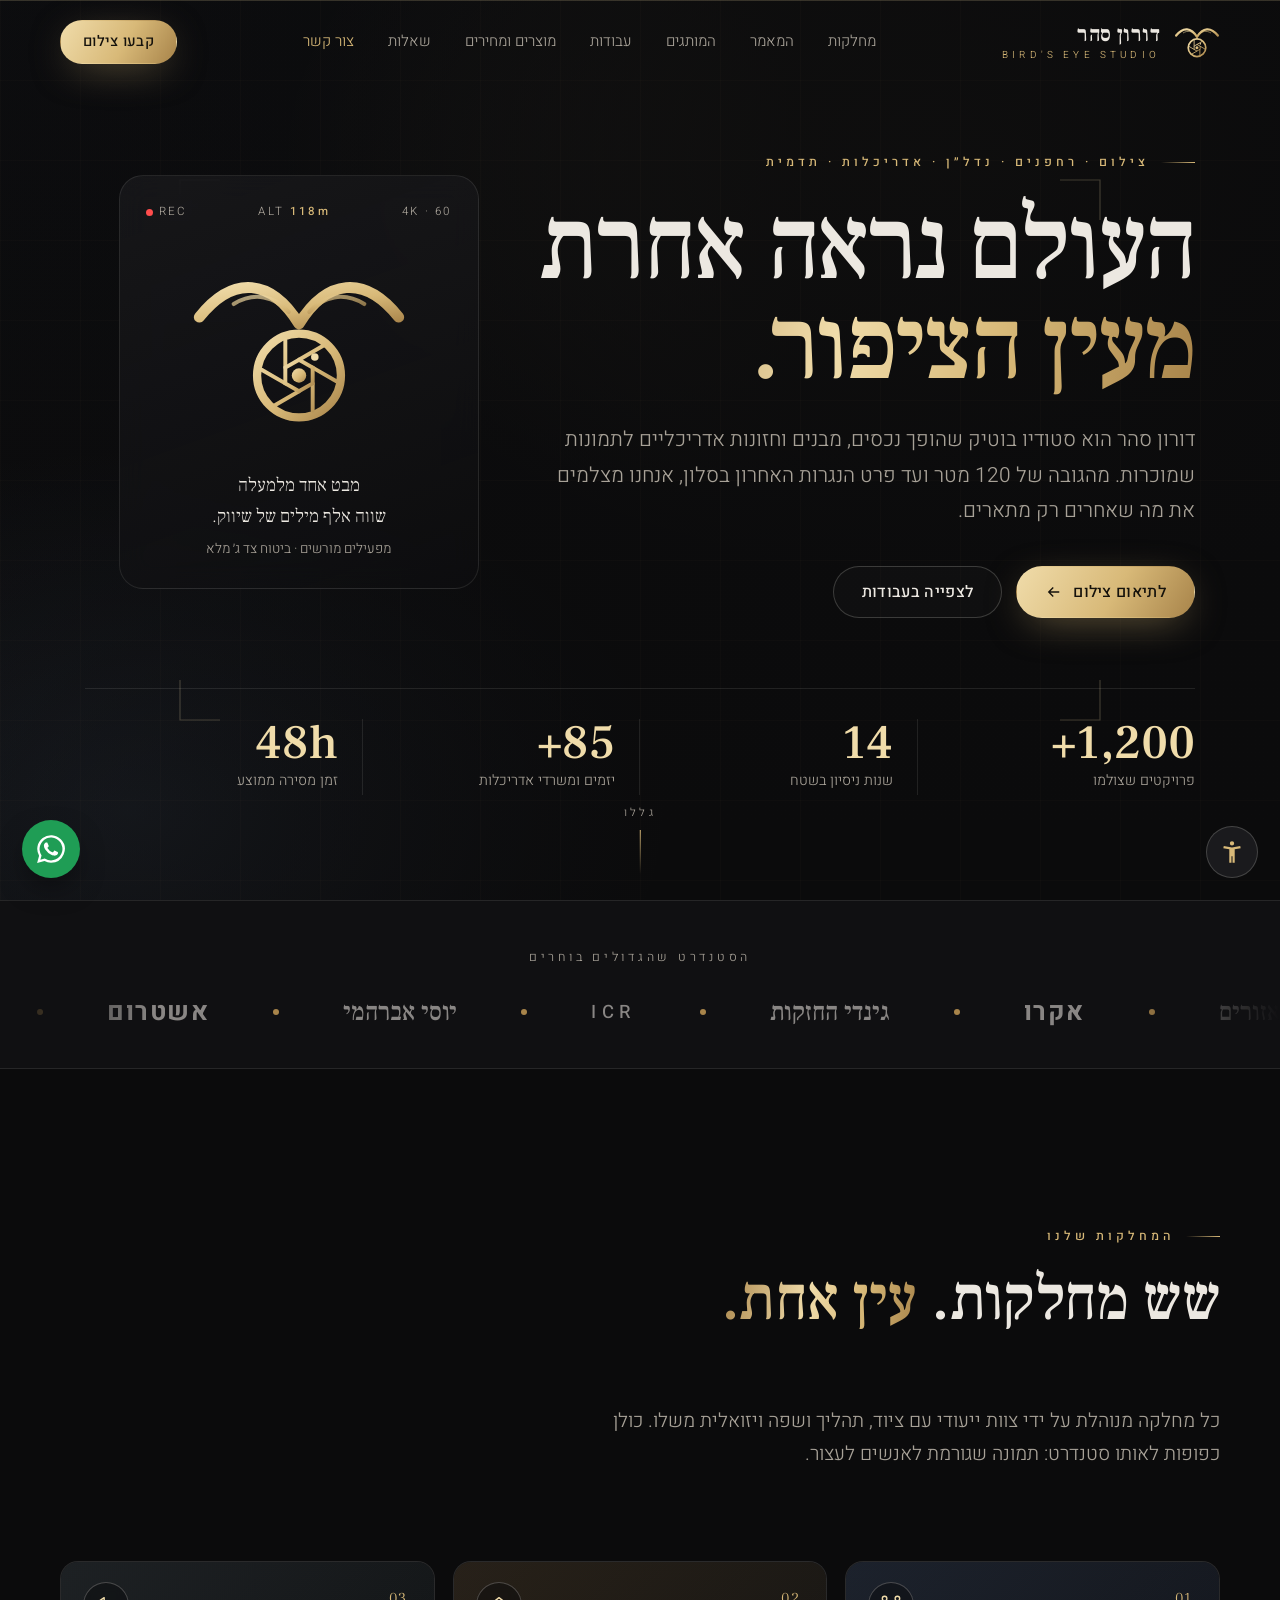
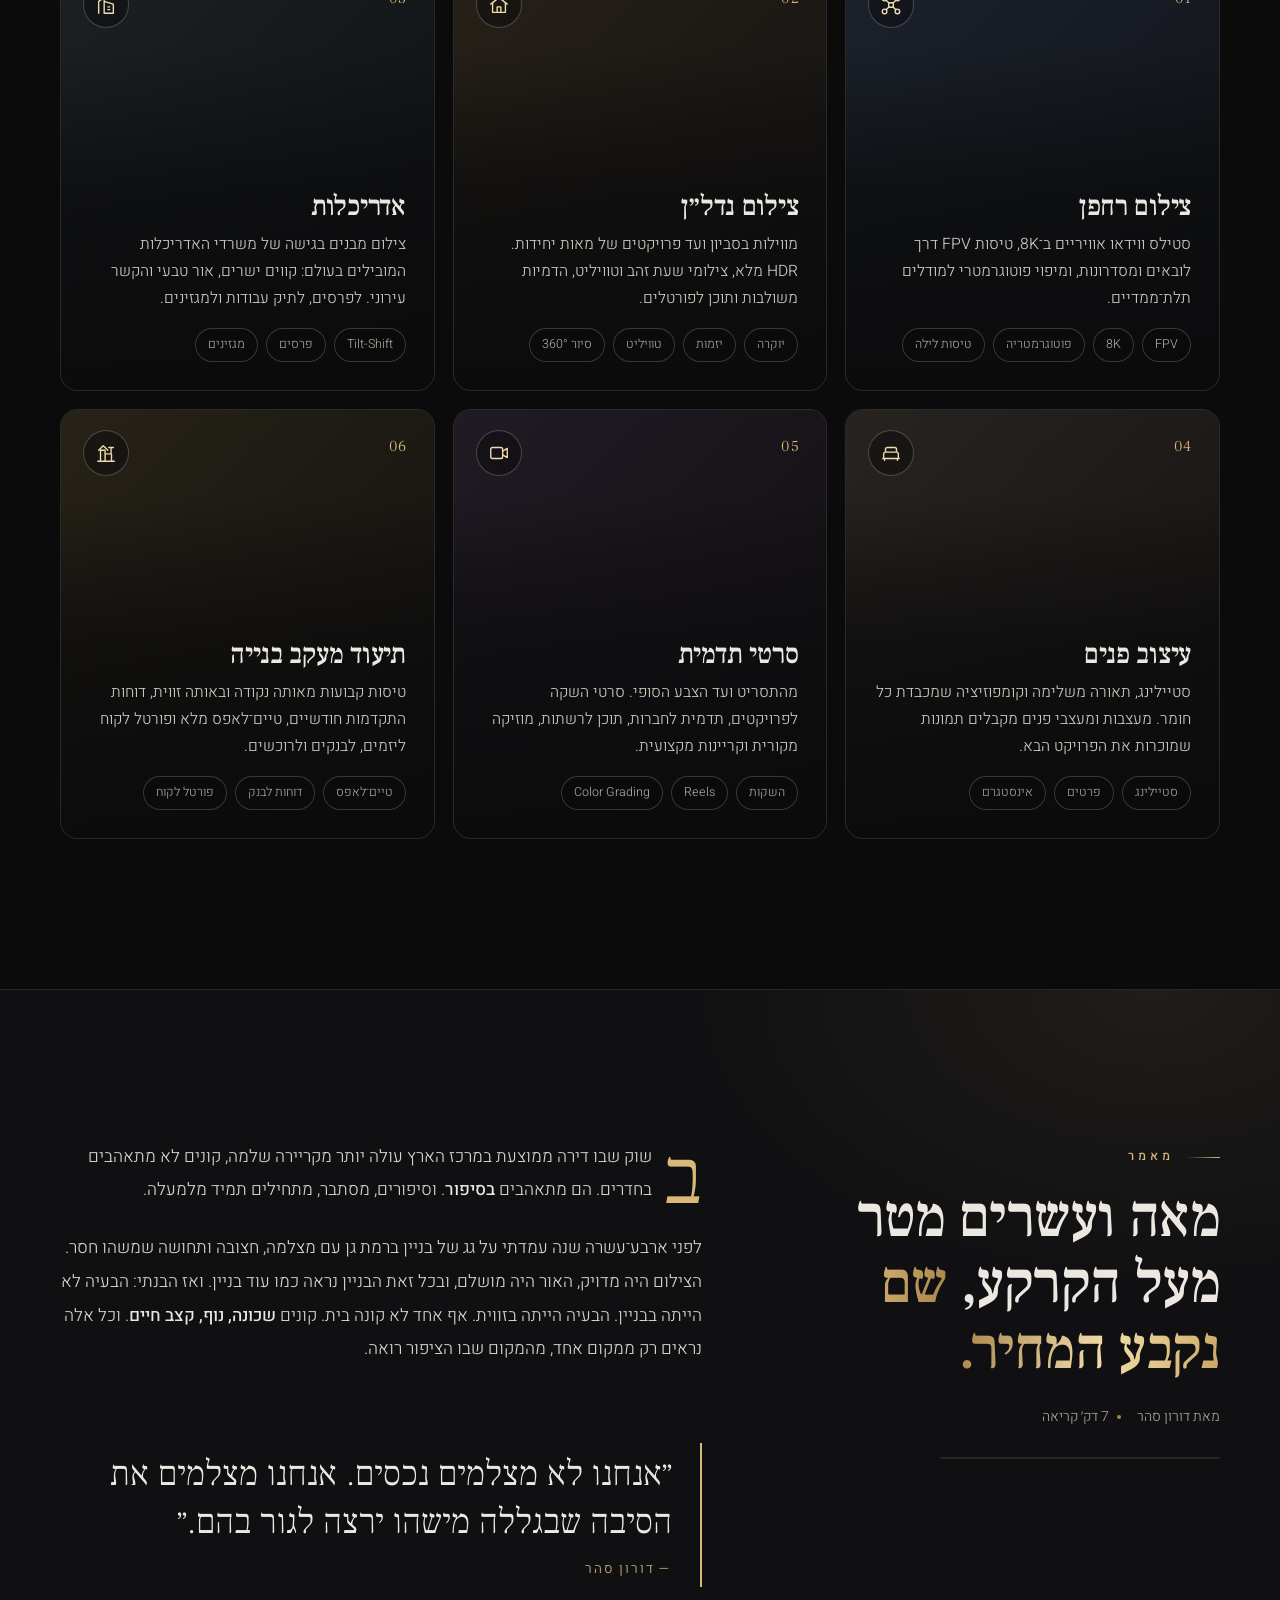
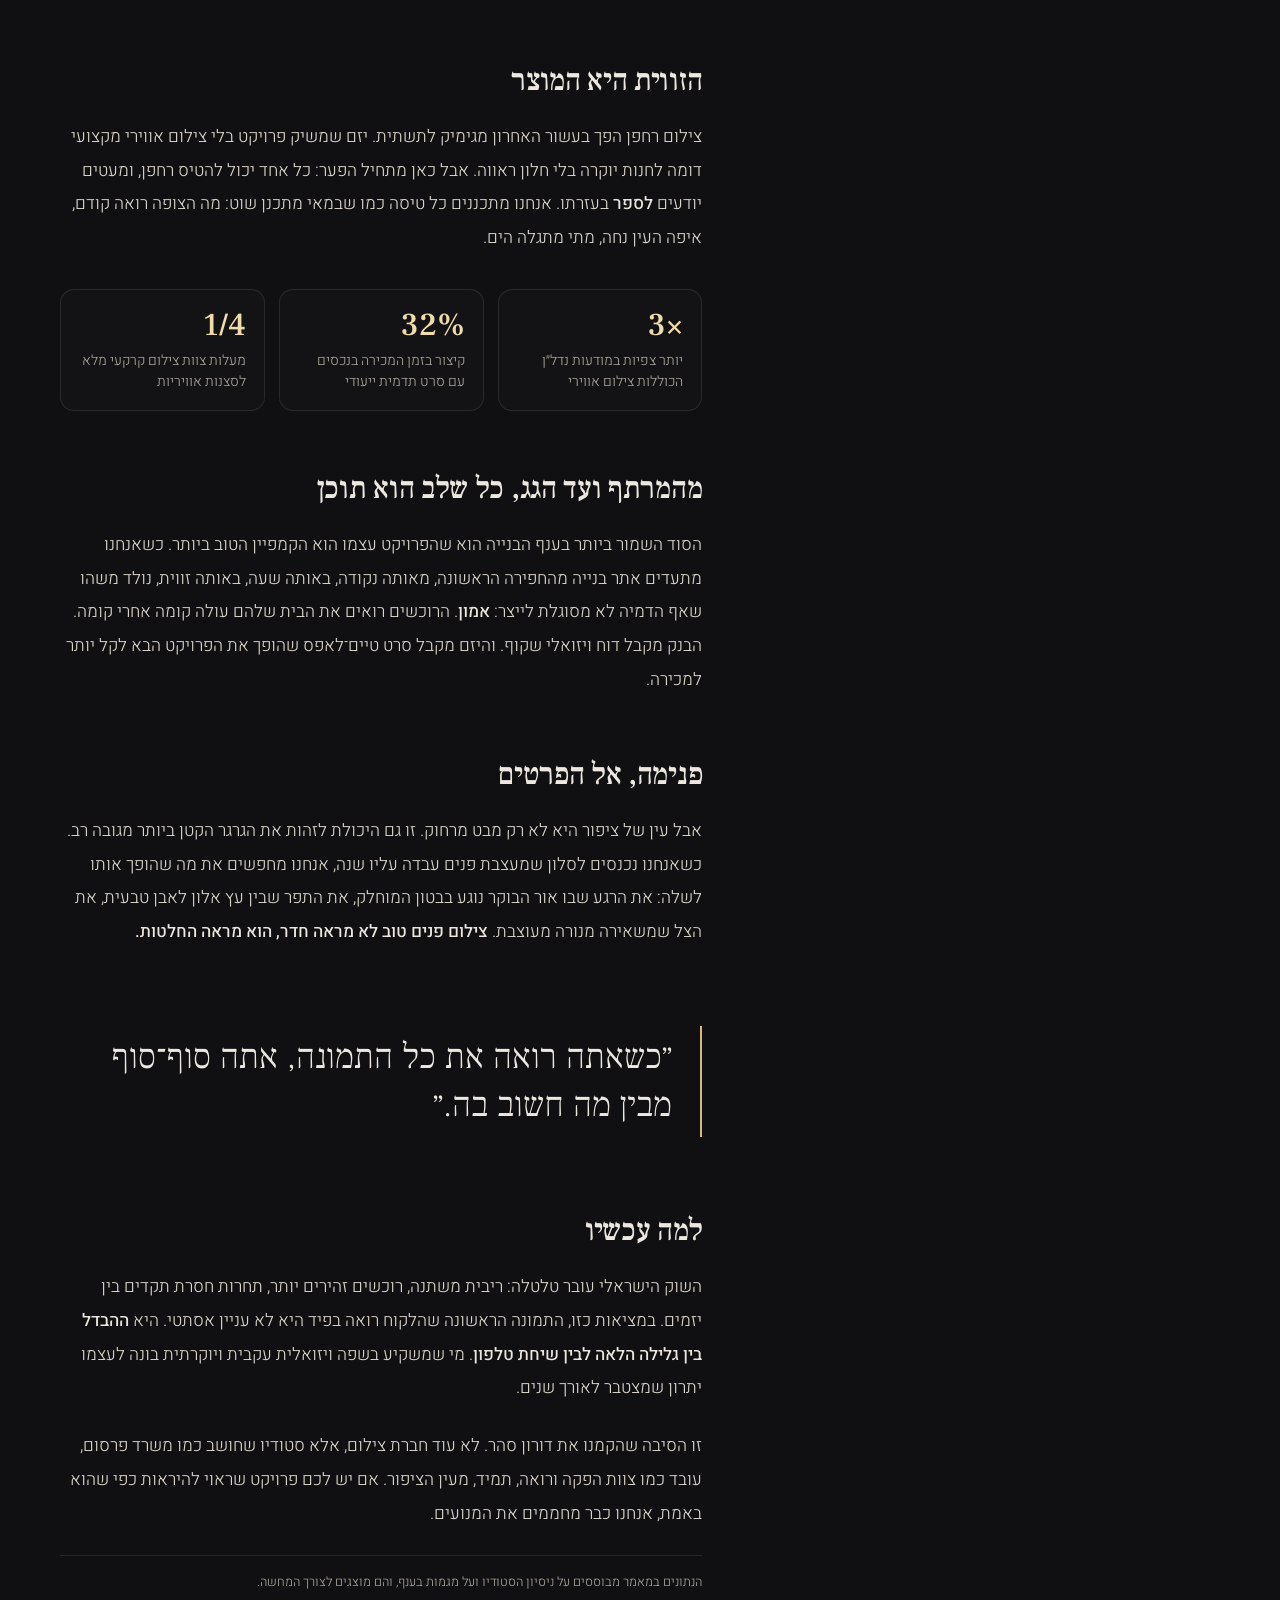
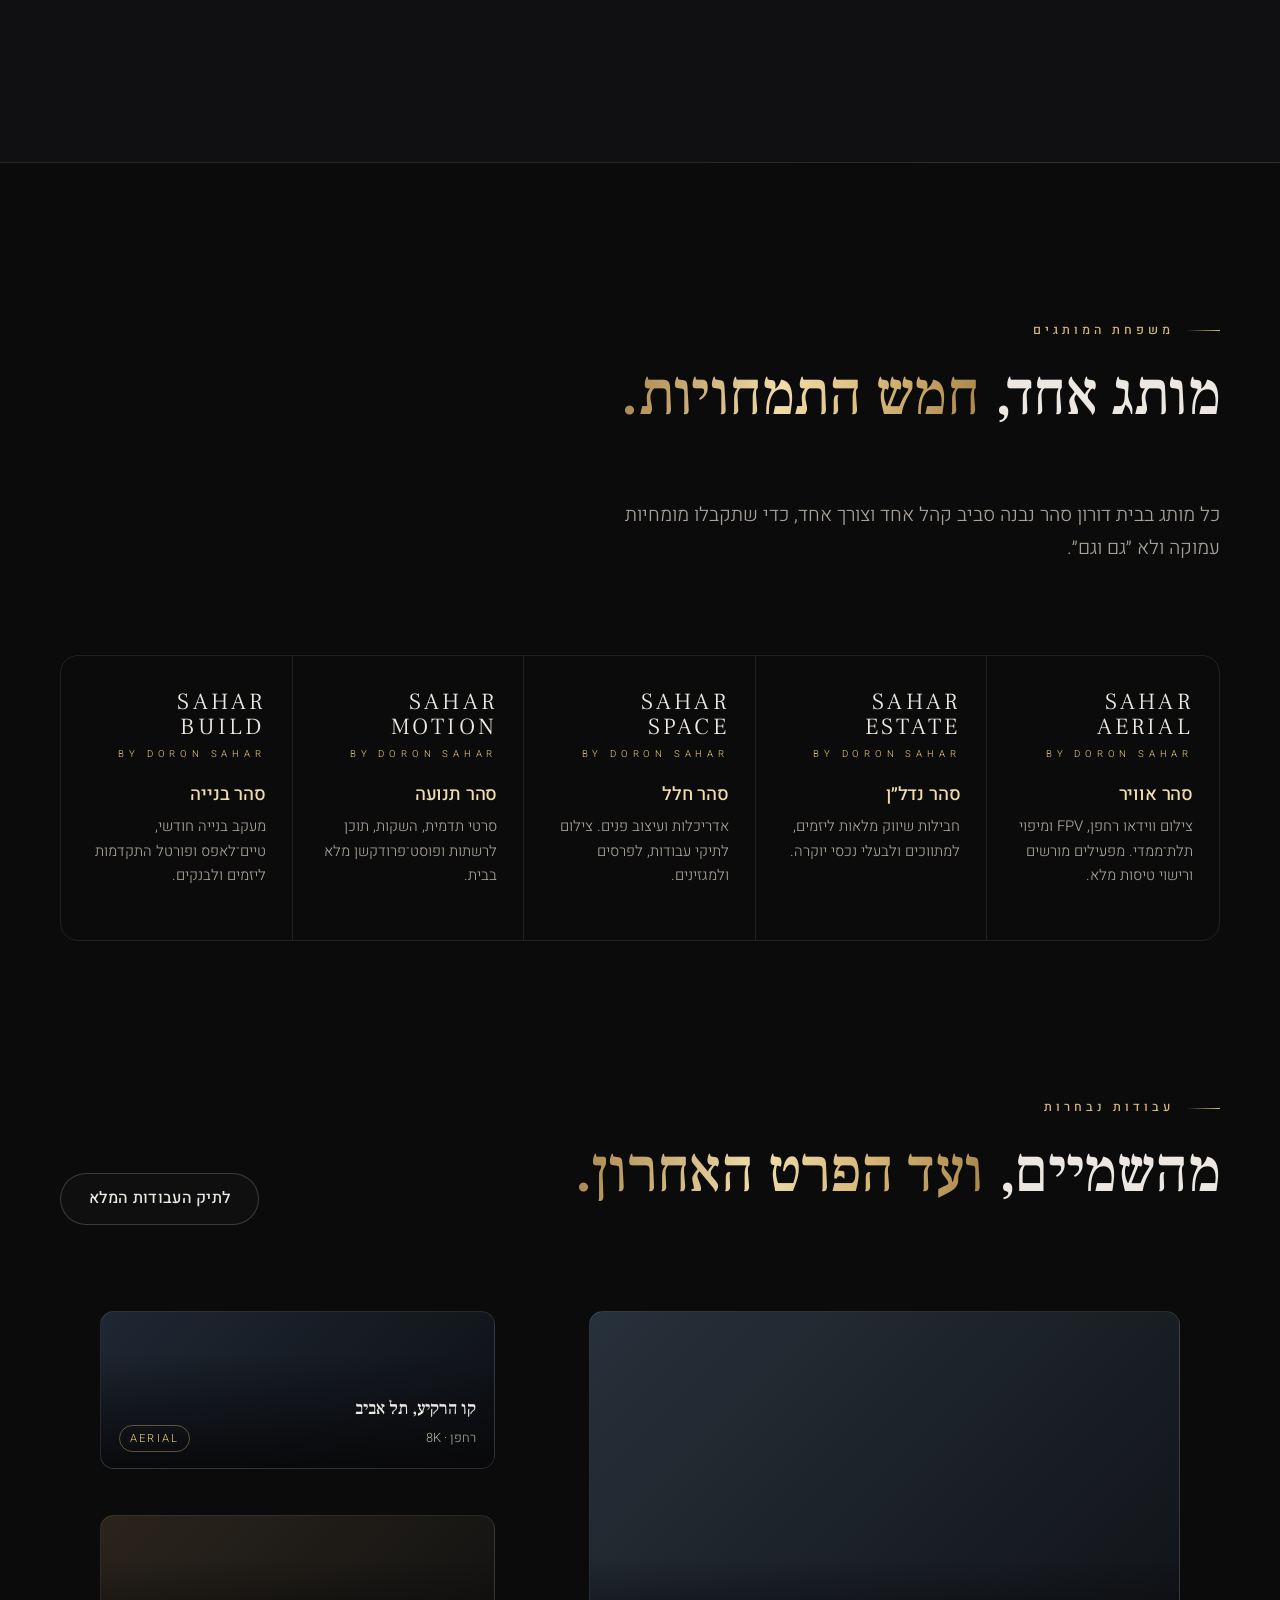
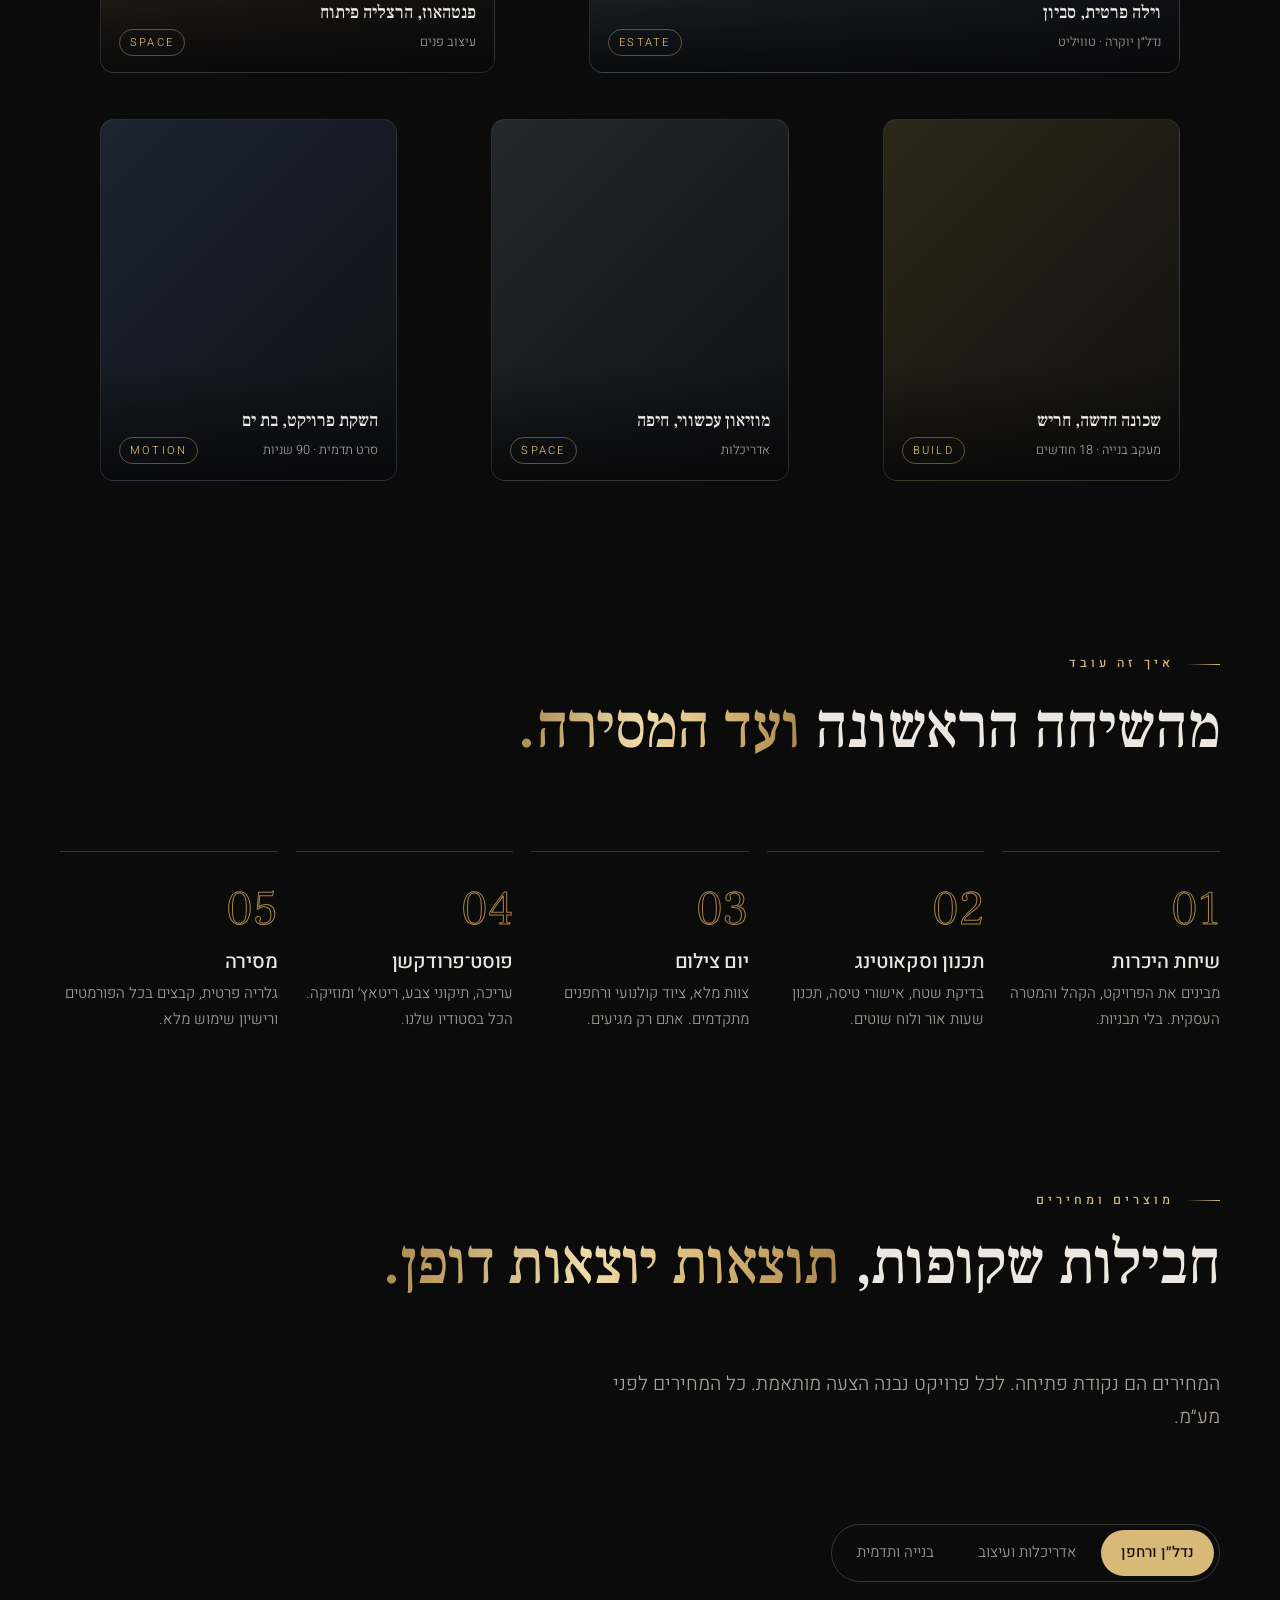
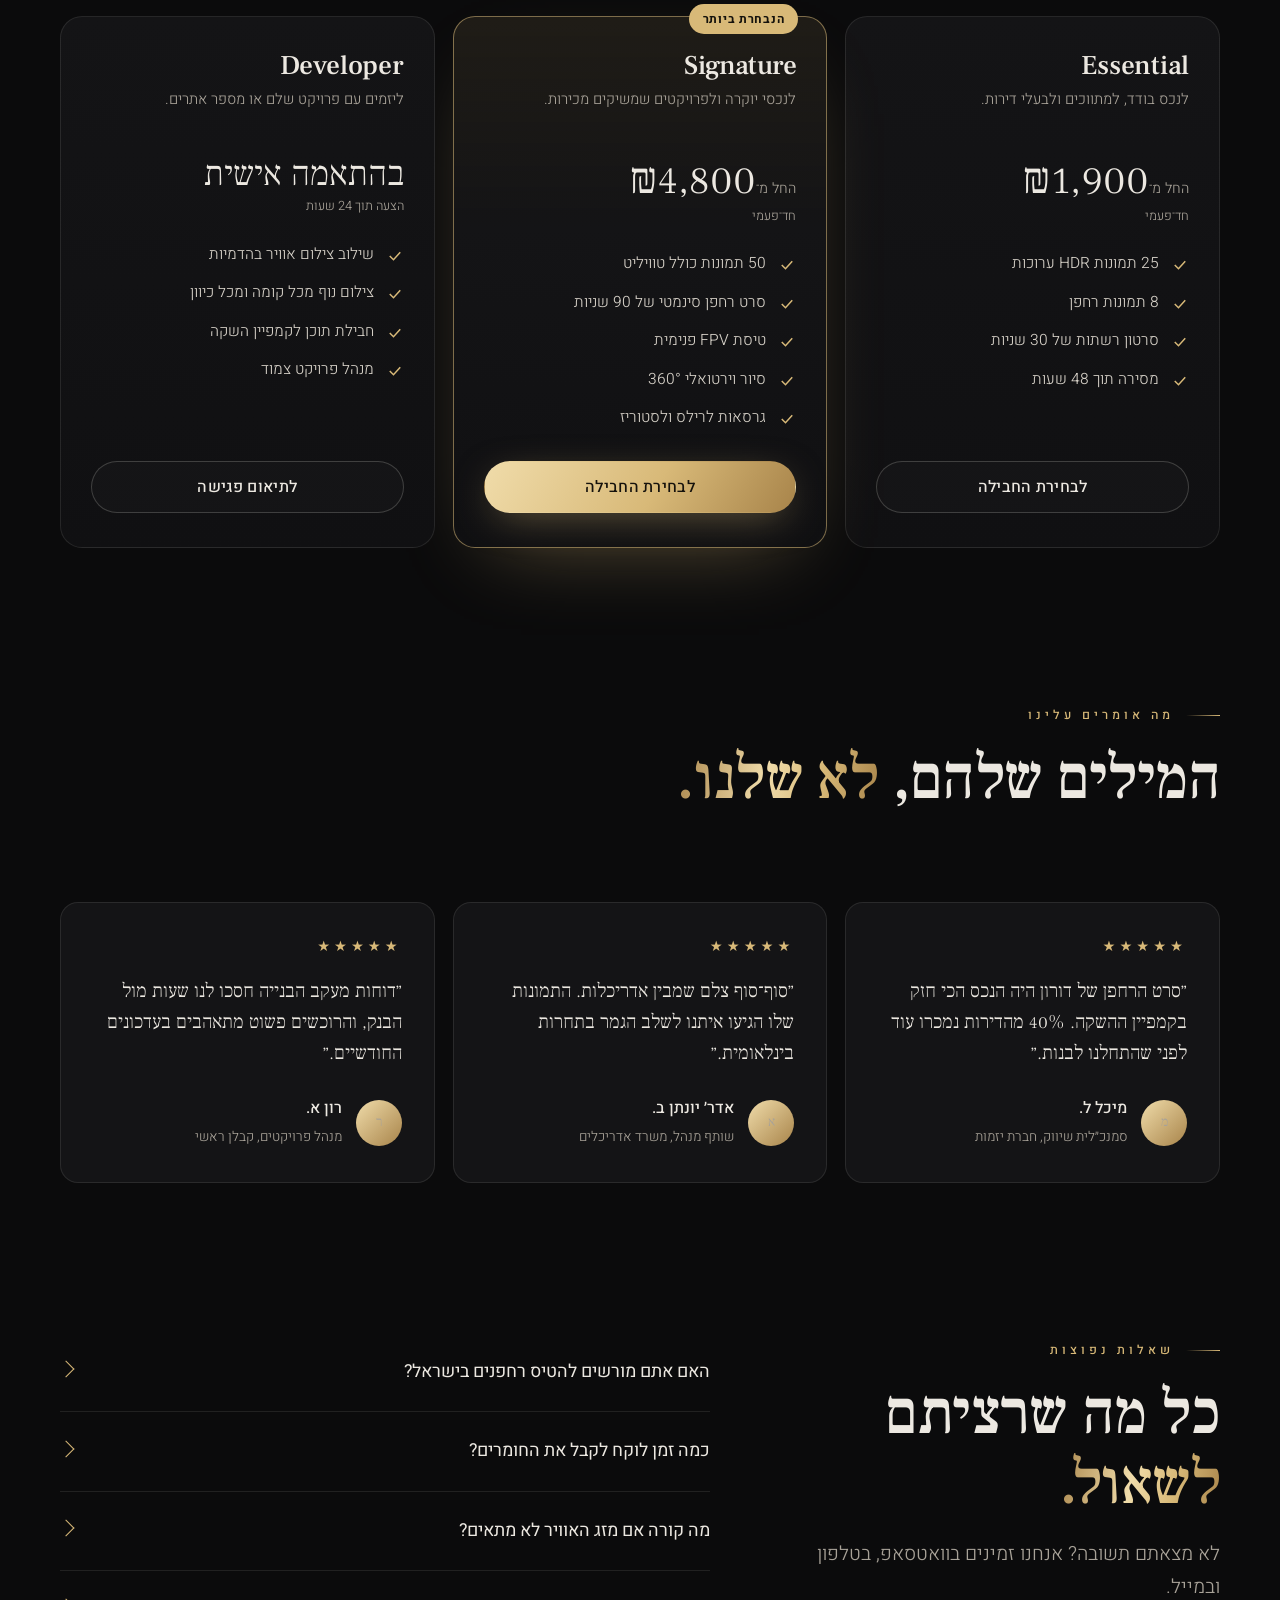
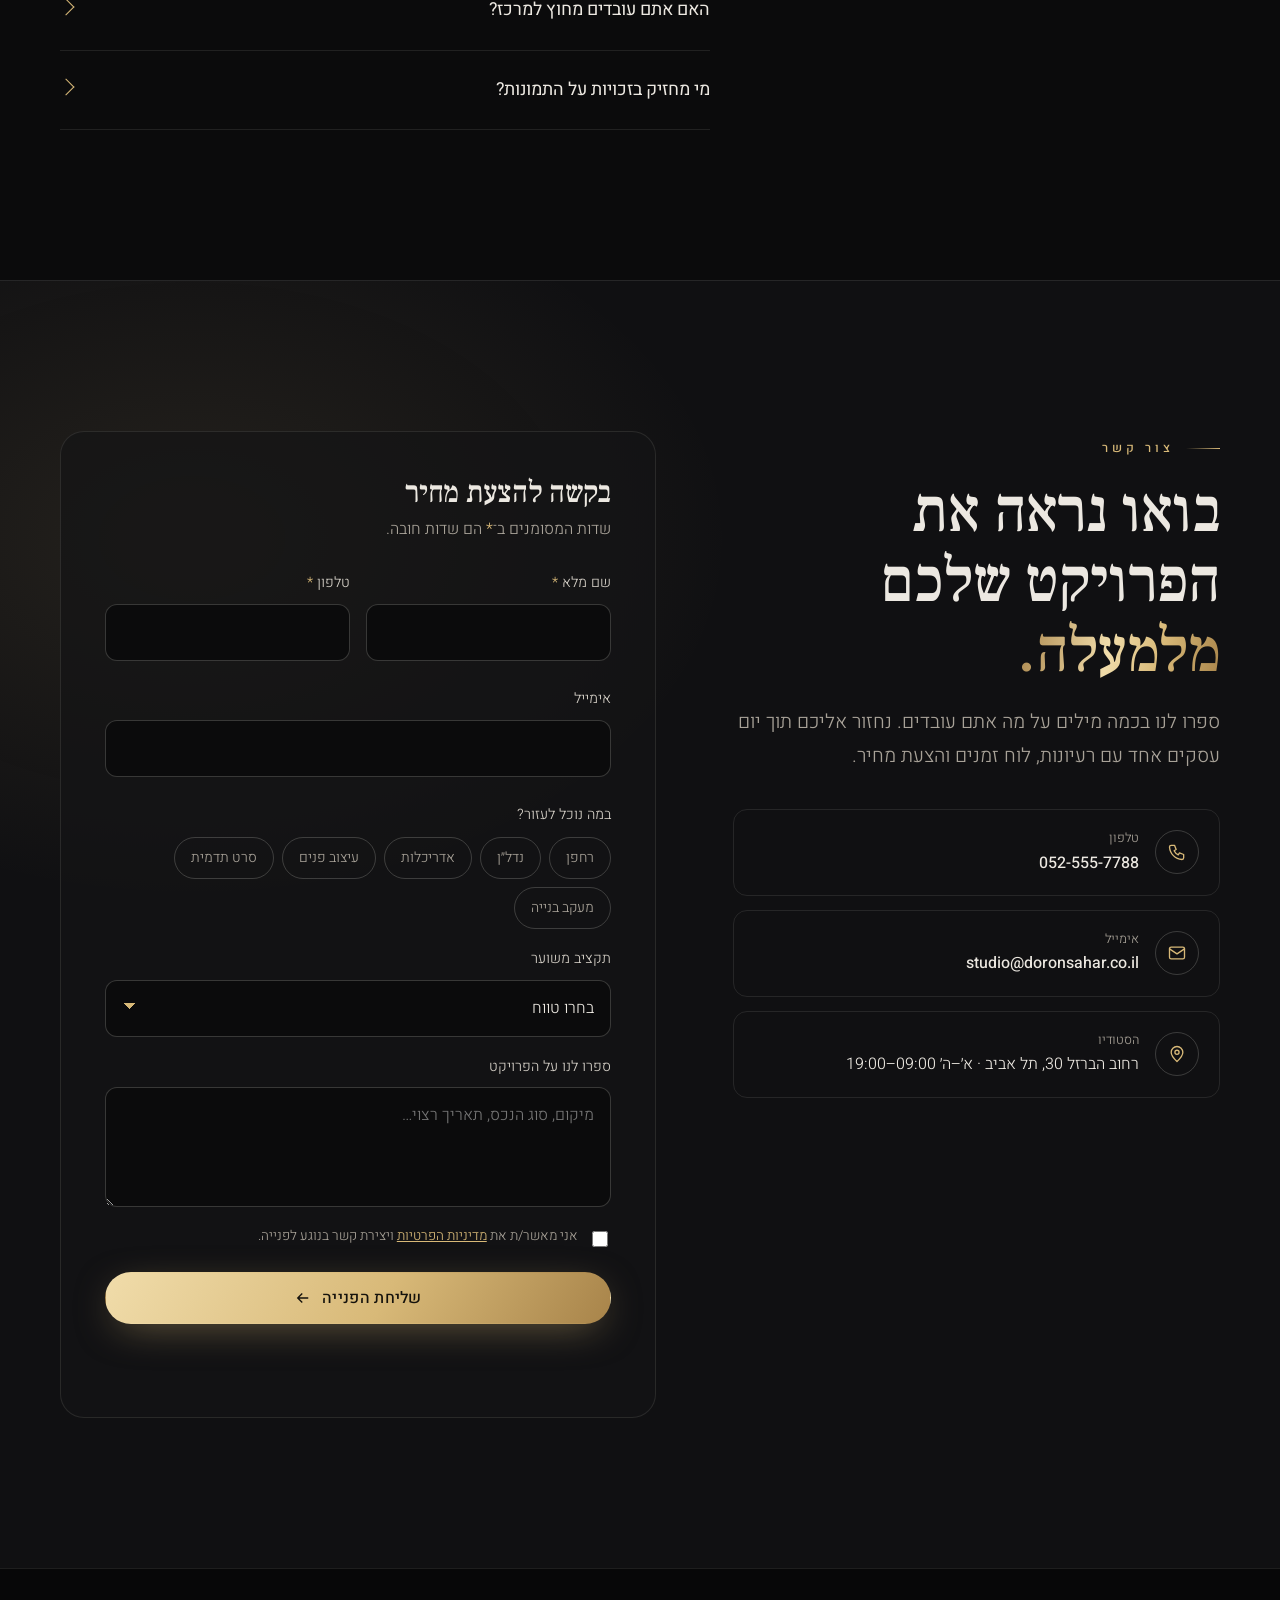
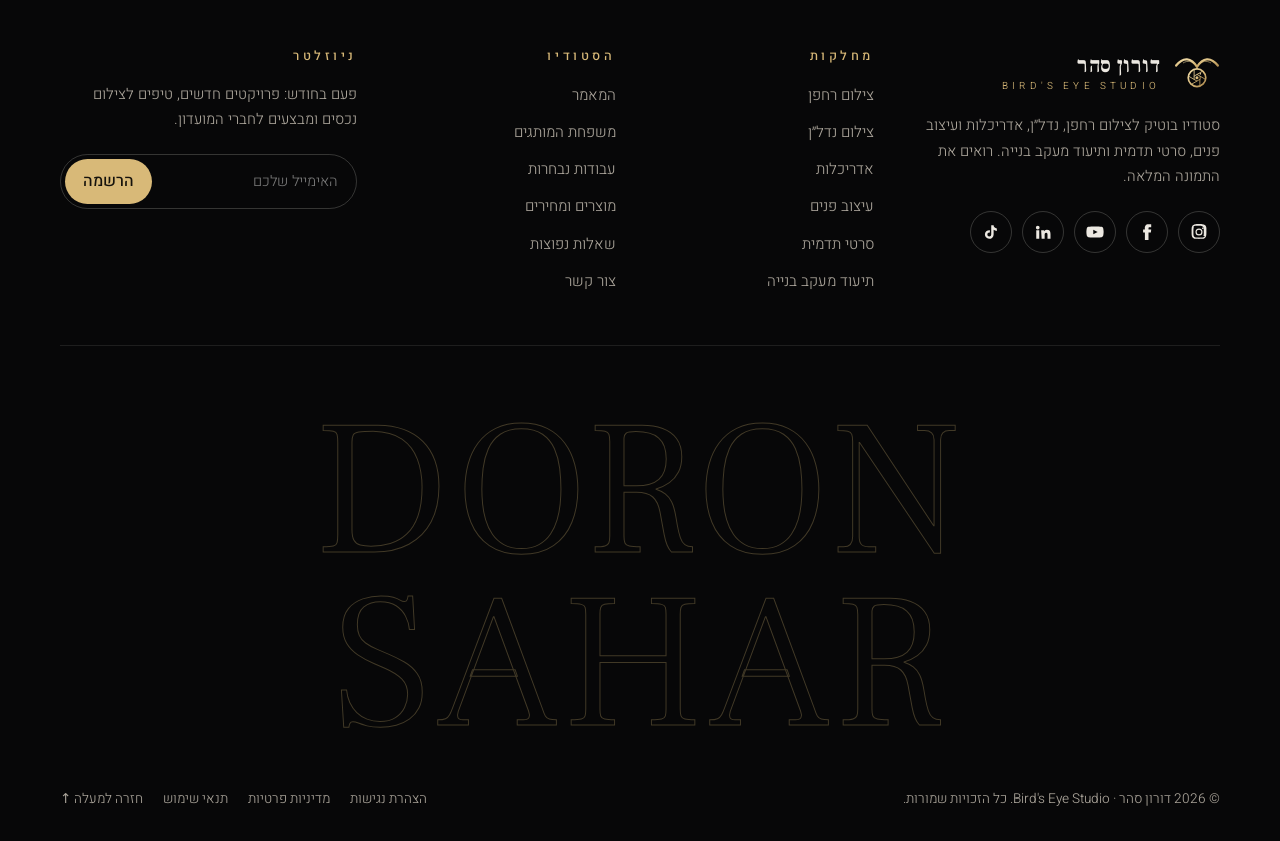
<file: doron-sahar/index.html>
<!DOCTYPE html>
<html lang="he" dir="rtl">
<head>
  <meta charset="UTF-8">
  <meta name="viewport" content="width=device-width, initial-scale=1, viewport-fit=cover">
  <title>דורון סהר | עין הציפור — צילום, רחפנים, נדל״ן ואדריכלות</title>
  <meta name="description" content="דורון סהר — סטודיו בוטיק לצילום רחפן, צילום נדל״ן, אדריכלות ועיצוב פנים, סרטי תדמית ותיעוד מעקב בנייה. רואים את הפרויקט שלך מהזווית שמוכרת.">
  <meta name="theme-color" content="#0b0b0c">
  <meta property="og:title" content="דורון סהר | עין הציפור">
  <meta property="og:description" content="צילום רחפן, נדל״ן, אדריכלות, סרטי תדמית ותיעוד בנייה — ברמה של מותג יוקרה.">
  <meta property="og:type" content="website">
  <meta property="og:locale" content="he_IL">
  <link rel="icon" href="data:image/svg+xml,%3Csvg xmlns='http://www.w3.org/2000/svg' viewBox='0 0 64 64'%3E%3Crect width='64' height='64' rx='14' fill='%230b0b0c'/%3E%3Cpath d='M5 24C14 12 24 13 32 25C40 13 50 12 59 24' fill='none' stroke='%23d8b978' stroke-width='3.4' stroke-linecap='round'/%3E%3Ccircle cx='32' cy='40' r='11' fill='none' stroke='%23d8b978' stroke-width='3'/%3E%3Ccircle cx='32' cy='40' r='3.6' fill='%23d8b978'/%3E%3C/svg%3E">
  <link rel="preconnect" href="https://fonts.googleapis.com">
  <link rel="preconnect" href="https://fonts.gstatic.com" crossorigin>
  <link href="https://fonts.googleapis.com/css2?family=Frank+Ruhl+Libre:wght@300;400;500;700;900&family=Heebo:wght@300;400;500;700&display=swap" rel="stylesheet">

  <style>
    :root{
      --bg:#0b0b0c;
      --bg-2:#101012;
      --surface:#141416;
      --surface-2:#1a1a1d;
      --line:rgba(236,232,225,.10);
      --line-strong:rgba(236,232,225,.20);
      --text:#ece8e1;
      --muted:#a8a298;
      --gold:#d8b978;
      --gold-2:#f0dcaa;
      --gold-deep:#a8844a;
      --focus:#ffd98a;
      --serif:"Frank Ruhl Libre","Times New Roman",serif;
      --sans:"Heebo",system-ui,-apple-system,"Segoe UI",Arial,sans-serif;
      --radius:18px;
      --max:1240px;
      --gutter:clamp(16px,4vw,40px);
      --fs:1rem;
    }
    /* Accessibility modes */
    html.a11y-contrast{--bg:#000;--bg-2:#000;--surface:#000;--surface-2:#000;--text:#fff;--muted:#f2f2f2;--gold:#ffd24d;--gold-2:#ffe38a;--line:rgba(255,255,255,.45);--line-strong:#fff}
    html.a11y-links a{text-decoration:underline!important;text-underline-offset:3px}
    html.a11y-font-1{font-size:112.5%}
    html.a11y-font-2{font-size:125%}
    html.a11y-still *,html.a11y-still *::before,html.a11y-still *::after{animation:none!important;transition:none!important;scroll-behavior:auto!important}

    *,*::before,*::after{box-sizing:border-box}
    html{scroll-behavior:smooth;scroll-padding-top:88px;-webkit-text-size-adjust:100%}
    body{margin:0;background:var(--bg);color:var(--text);font-family:var(--sans);font-size:var(--fs);line-height:1.7;font-weight:300;overflow-x:hidden;-webkit-font-smoothing:antialiased}
    img,svg{display:block;max-width:100%}
    a{color:inherit;text-decoration:none}
    button{font:inherit;color:inherit}
    :focus-visible{outline:2px solid var(--focus);outline-offset:3px;border-radius:6px}
    ::selection{background:var(--gold);color:#111}

    .skip{position:absolute;top:-60px;right:16px;z-index:1000;background:var(--gold);color:#111;padding:10px 18px;border-radius:10px;font-weight:700}
    .skip:focus{top:12px}
    .sr-only{position:absolute;width:1px;height:1px;padding:0;margin:-1px;overflow:hidden;clip:rect(0,0,0,0);white-space:nowrap;border:0}

    .wrap{max-width:var(--max);margin:0 auto;padding:0 var(--gutter)}
    section{position:relative}
    .section{padding:clamp(80px,12vw,150px) 0}
    .eyebrow{display:inline-flex;align-items:center;gap:12px;font-size:.78rem;letter-spacing:.32em;text-transform:uppercase;color:var(--gold);font-weight:500}
    .eyebrow::before{content:"";width:34px;height:1px;background:linear-gradient(90deg,transparent,var(--gold))}
    h1,h2,h3,h4{font-family:var(--serif);font-weight:500;margin:0;letter-spacing:-.01em;line-height:1.12}
    .h2{font-size:clamp(2.1rem,5.2vw,3.9rem);margin:18px 0 18px}
    .lead{font-size:clamp(1.05rem,1.6vw,1.22rem);color:var(--muted);max-width:640px}
    .gold{background:linear-gradient(100deg,var(--gold-deep),var(--gold-2) 45%,var(--gold) 70%,var(--gold-deep));-webkit-background-clip:text;background-clip:text;color:transparent}
    html.a11y-contrast .gold{background:none;color:var(--gold)}
    .sec-head{display:flex;justify-content:space-between;align-items:flex-end;gap:32px;flex-wrap:wrap;margin-bottom:clamp(40px,6vw,70px)}

    .btn{display:inline-flex;align-items:center;justify-content:center;gap:10px;min-height:52px;padding:0 28px;border-radius:999px;font-weight:500;font-size:1rem;letter-spacing:.02em;cursor:pointer;border:1px solid transparent;transition:transform .25s ease,background .25s ease,border-color .25s ease,color .25s ease,box-shadow .25s ease}
    .btn-gold{background:linear-gradient(120deg,var(--gold-2),var(--gold) 55%,var(--gold-deep));color:#15120c;box-shadow:0 10px 40px -12px rgba(216,185,120,.55)}
    .btn-gold:hover{transform:translateY(-2px);box-shadow:0 18px 50px -14px rgba(216,185,120,.75)}
    .btn-ghost{border-color:var(--line-strong);color:var(--text);background:rgba(255,255,255,.02)}
    .btn-ghost:hover{border-color:var(--gold);color:var(--gold)}
    .btn svg{width:18px;height:18px}

    /* ============ HEADER ============ */
    .site-header{position:fixed;inset:0 0 auto 0;z-index:100;transition:background .35s ease,border-color .35s ease,backdrop-filter .35s ease;border-bottom:1px solid transparent}
    .site-header.scrolled{background:rgba(11,11,12,.78);backdrop-filter:blur(18px) saturate(140%);-webkit-backdrop-filter:blur(18px) saturate(140%);border-color:var(--line)}
    .nav{display:flex;align-items:center;justify-content:space-between;height:84px;gap:24px}
    .logo{display:flex;align-items:center;gap:14px}
    .logo-mark{width:46px;height:46px;flex:none}
    .logo-text{display:flex;flex-direction:column;line-height:1.05}
    .logo-he{font-family:var(--serif);font-size:1.35rem;font-weight:700;letter-spacing:.02em}
    .logo-en{font-size:.62rem;letter-spacing:.42em;color:var(--gold);text-transform:uppercase;margin-top:4px;direction:ltr;text-align:right}
    .nav-links{display:flex;gap:6px;list-style:none;margin:0;padding:0}
    .nav-links a{display:block;padding:10px 14px;font-size:.95rem;color:var(--muted);border-radius:999px;transition:color .2s}
    .nav-links a:hover,.nav-links a.active{color:var(--text)}
    .nav-links a.active{color:var(--gold)}
    .nav-cta{display:flex;align-items:center;gap:10px}
    .nav-cta .btn{min-height:44px;padding:0 22px;font-size:.92rem}
    .burger{display:none;width:46px;height:46px;border-radius:50%;border:1px solid var(--line-strong);background:transparent;cursor:pointer;align-items:center;justify-content:center}
    .burger span{display:block;width:18px;height:1.5px;background:var(--text);position:relative;transition:background .2s}
    .burger span::before,.burger span::after{content:"";position:absolute;right:0;width:18px;height:1.5px;background:var(--text);transition:transform .3s}
    .burger span::before{top:-6px}.burger span::after{top:6px}
    .burger[aria-expanded="true"] span{background:transparent}
    .burger[aria-expanded="true"] span::before{transform:translateY(6px) rotate(45deg)}
    .burger[aria-expanded="true"] span::after{transform:translateY(-6px) rotate(-45deg)}

    /* ============ HERO ============ */
    .hero{min-height:100svh;display:flex;align-items:center;padding:130px 0 90px;overflow:hidden;isolation:isolate}
    .hero-bg{position:absolute;inset:0;z-index:-2;background:
        radial-gradient(1200px 700px at 78% 18%,rgba(216,185,120,.16),transparent 60%),
        radial-gradient(900px 600px at 10% 90%,rgba(90,110,140,.18),transparent 60%),
        linear-gradient(180deg,rgba(11,11,12,.25),var(--bg) 92%),
        url("https://images.unsplash.com/photo-1477959858617-67f85cf4f1df?auto=format&fit=crop&w=2200&q=70") center/cover no-repeat,
        #0d0e11}
    .hero-bg::after{content:"";position:absolute;inset:0;background:linear-gradient(90deg,rgba(11,11,12,.25) 0%,rgba(11,11,12,.88) 62%,rgba(11,11,12,.96) 100%)}
    .hero-grid{position:absolute;inset:0;z-index:-1;opacity:.5;pointer-events:none}
    .hero-grid svg{width:100%;height:100%}
    .scan{animation:scan 7s linear infinite}
    @keyframes scan{0%{transform:translateY(-10%)}100%{transform:translateY(110%)}}
    .hero-inner{display:grid;grid-template-columns:1.25fr .75fr;gap:60px;align-items:center;width:100%}
    .hero h1{font-size:clamp(2.9rem,8vw,6.6rem);line-height:.98;font-weight:500;letter-spacing:-.02em;margin:22px 0 26px}
    .hero h1 em{font-style:normal;display:block}
    .hero p.lead{font-size:clamp(1.08rem,1.7vw,1.3rem);margin-bottom:38px}
    .hero-actions{display:flex;gap:14px;flex-wrap:wrap}
    .hero-card{justify-self:start;width:min(100%,360px);border:1px solid var(--line);border-radius:24px;padding:26px;background:linear-gradient(160deg,rgba(26,26,29,.75),rgba(14,14,16,.6));backdrop-filter:blur(14px);-webkit-backdrop-filter:blur(14px)}
    .hud{display:flex;justify-content:space-between;font-size:.72rem;letter-spacing:.2em;color:var(--muted);direction:ltr;margin-bottom:16px}
    .hud b{color:var(--gold);font-weight:500}
    .rec{display:inline-flex;align-items:center;gap:6px}
    .rec::before{content:"";width:7px;height:7px;border-radius:50%;background:#ff4d4d;animation:blink 1.4s infinite}
    @keyframes blink{50%{opacity:.2}}
    .hero-card .big-mark{width:100%;max-width:220px;margin:6px auto 12px}
    .hero-card p{margin:0;text-align:center;font-family:var(--serif);font-size:1.15rem}
    .hero-card small{display:block;text-align:center;color:var(--muted);font-size:.85rem;margin-top:6px}
    .stats{display:grid;grid-template-columns:repeat(4,1fr);gap:0;margin-top:70px;border-top:1px solid var(--line);padding-top:30px}
    .stat{padding-inline-end:20px}
    .stat + .stat{border-inline-start:1px solid var(--line);padding-inline-start:24px}
    .stat strong{display:block;font-family:var(--serif);font-size:clamp(2rem,4vw,3rem);font-weight:500;color:var(--gold-2);line-height:1}
    .stat span{font-size:.9rem;color:var(--muted)}
    .scroll-cue{position:absolute;bottom:26px;left:50%;transform:translateX(-50%);display:flex;flex-direction:column;align-items:center;gap:8px;font-size:.7rem;letter-spacing:.3em;color:var(--muted)}
    .scroll-cue i{width:1px;height:44px;background:linear-gradient(var(--gold),transparent);animation:cue 2.2s ease-in-out infinite;transform-origin:top}
    @keyframes cue{0%{transform:scaleY(0)}50%{transform:scaleY(1)}100%{transform:scaleY(0);transform-origin:bottom}}

    /* ============ MARQUEE / CLIENTS ============ */
    .clients{border-block:1px solid var(--line);padding:34px 0;background:var(--bg-2)}
    .clients-label{text-align:center;font-size:.78rem;letter-spacing:.3em;color:var(--muted);margin-bottom:22px}
    .marquee{overflow:hidden;mask-image:linear-gradient(90deg,transparent,#000 12%,#000 88%,transparent);-webkit-mask-image:linear-gradient(90deg,transparent,#000 12%,#000 88%,transparent)}
    .marquee-track{display:flex;gap:64px;width:max-content;animation:marquee 48s linear infinite;align-items:center}
    .marquee:hover .marquee-track{animation-play-state:paused}
    @keyframes marquee{from{transform:translateX(0)}to{transform:translateX(50%)}}
    .brand-word{font-family:var(--serif);font-size:1.6rem;color:rgba(236,232,225,.55);white-space:nowrap;font-weight:500;transition:color .3s}
    .brand-word.sans{font-family:var(--sans);font-weight:700;letter-spacing:.06em}
    .brand-word.wide{letter-spacing:.3em;font-size:1.15rem;font-family:var(--sans);font-weight:500}
    .brand-word:hover{color:var(--gold-2)}
    .brand-dot{width:6px;height:6px;border-radius:50%;background:var(--gold-deep);flex:none}

    /* ============ DEPARTMENTS ============ */
    .depts{display:grid;grid-template-columns:repeat(3,1fr);gap:18px}
    .dept{position:relative;border-radius:var(--radius);overflow:hidden;min-height:430px;border:1px solid var(--line);display:flex;flex-direction:column;justify-content:flex-end;padding:28px;isolation:isolate;background:var(--surface);transition:transform .5s cubic-bezier(.2,.7,.2,1),border-color .4s}
    .dept::before{content:"";position:absolute;inset:0;z-index:-2;background:var(--img) center/cover no-repeat,var(--fallback);transform:scale(1.02);transition:transform 1.2s cubic-bezier(.2,.7,.2,1);filter:saturate(.85)}
    .dept::after{content:"";position:absolute;inset:0;z-index:-1;background:linear-gradient(180deg,rgba(11,11,12,.05) 20%,rgba(11,11,12,.72) 55%,rgba(11,11,12,.97))}
    .dept:hover{border-color:rgba(216,185,120,.45);transform:translateY(-4px)}
    .dept:hover::before{transform:scale(1.09)}
    .dept-num{position:absolute;top:24px;inset-inline-start:26px;font-family:var(--serif);font-size:.95rem;color:var(--gold);letter-spacing:.1em}
    .dept-icon{position:absolute;top:20px;inset-inline-end:22px;width:46px;height:46px;border-radius:50%;border:1px solid rgba(236,232,225,.25);display:grid;place-items:center;background:rgba(11,11,12,.45);backdrop-filter:blur(6px)}
    .dept-icon svg{width:22px;height:22px;stroke:var(--gold-2)}
    .dept h3{font-size:1.75rem;margin-bottom:10px}
    .dept p{margin:0 0 16px;color:#cfc9bf;font-size:.98rem}
    .tags{display:flex;flex-wrap:wrap;gap:8px;list-style:none;padding:0;margin:0}
    .tags li{font-size:.78rem;padding:5px 12px;border:1px solid var(--line-strong);border-radius:999px;color:var(--muted);background:rgba(11,11,12,.4)}

    /* ============ ARTICLE ============ */
    .article{background:
      radial-gradient(800px 500px at 90% 0%,rgba(216,185,120,.08),transparent 60%),var(--bg-2);border-block:1px solid var(--line)}
    .article-grid{display:grid;grid-template-columns:.8fr 1.2fr;gap:clamp(40px,7vw,100px);align-items:start}
    .article-side{position:sticky;top:120px}
    .article-side h2{font-size:clamp(2.2rem,4.6vw,3.7rem);margin:18px 0 22px}
    .meta{display:flex;gap:16px;flex-wrap:wrap;color:var(--muted);font-size:.88rem;margin-bottom:28px}
    .meta span{display:inline-flex;align-items:center;gap:8px}
    .meta span+span::before{content:"";width:4px;height:4px;border-radius:50%;background:var(--gold-deep)}
    .progress{height:2px;background:var(--line);border-radius:2px;overflow:hidden;max-width:280px}
    .progress i{display:block;height:100%;width:0;background:linear-gradient(90deg,var(--gold),var(--gold-2))}
    .article-body{font-size:clamp(1.05rem,1.35vw,1.17rem);color:#d9d4cb;line-height:1.95}
    .article-body p{margin:0 0 1.4em}
    .article-body > p:first-of-type::first-letter{font-family:var(--serif);float:right;font-size:4.6em;line-height:.82;margin:.08em 0 0 .14em;color:var(--gold)}
    .article-body h3{font-size:clamp(1.5rem,2.4vw,2rem);color:var(--text);margin:2em 0 .7em}
    .article-body strong{color:var(--text);font-weight:500}
    .pull{margin:2.2em 0;padding:8px 28px 8px 0;border-right:2px solid var(--gold);font-family:var(--serif);font-size:clamp(1.5rem,2.8vw,2.2rem);line-height:1.35;color:var(--text)}
    .pull cite{display:block;margin-top:14px;font-family:var(--sans);font-size:.85rem;font-style:normal;color:var(--gold);letter-spacing:.14em}
    .facts{display:grid;grid-template-columns:repeat(3,1fr);gap:14px;margin:2em 0}
    .fact{border:1px solid var(--line);border-radius:14px;padding:18px;background:rgba(255,255,255,.015)}
    .fact b{display:block;font-family:var(--serif);font-size:2rem;color:var(--gold-2);font-weight:500;line-height:1.1}
    .fact span{font-size:.88rem;color:var(--muted);line-height:1.5;display:block;margin-top:6px}
    .footnote{font-size:.8rem;color:var(--muted);border-top:1px solid var(--line);padding-top:14px;margin-top:2em}

    /* ============ HOUSE BRANDS ============ */
    .brands-grid{display:grid;grid-template-columns:repeat(5,1fr);border:1px solid var(--line);border-radius:var(--radius);overflow:hidden}
    .hb{padding:34px 26px 30px;border-inline-start:1px solid var(--line);position:relative;transition:background .4s;min-height:280px;display:flex;flex-direction:column}
    .hb:first-child{border-inline-start:0}
    .hb:hover{background:linear-gradient(180deg,rgba(216,185,120,.08),transparent)}
    .hb-word{direction:ltr;text-align:right;font-family:var(--serif);font-size:1.45rem;letter-spacing:.14em;color:var(--text);line-height:1.1}
    .hb-word small{display:block;font-family:var(--sans);font-size:.6rem;letter-spacing:.5em;color:var(--gold);margin-top:8px}
    .hb h3{font-size:1.15rem;margin:26px 0 8px;color:var(--gold-2);font-family:var(--sans);font-weight:500}
    .hb p{margin:0;color:var(--muted);font-size:.93rem;line-height:1.65}
    .hb .hb-line{margin-top:auto;padding-top:22px;height:1px;background:linear-gradient(90deg,transparent,var(--gold-deep));background-clip:content-box;opacity:.6}

    /* ============ PORTFOLIO ============ */
    .gallery{display:grid;grid-template-columns:repeat(12,1fr);grid-auto-rows:190px;gap:14px}
    .shot{position:relative;border-radius:14px;overflow:hidden;background:var(--fallback,#17181b);border:1px solid var(--line)}
    .shot::before{content:"";position:absolute;inset:0;background:var(--img) center/cover no-repeat;transition:transform 1.1s cubic-bezier(.2,.7,.2,1)}
    .shot:hover::before{transform:scale(1.06)}
    .shot figcaption{position:absolute;inset:auto 0 0 0;padding:40px 18px 16px;background:linear-gradient(transparent,rgba(8,8,9,.92));display:flex;justify-content:space-between;align-items:flex-end;gap:12px}
    .shot figcaption b{font-family:var(--serif);font-weight:500;font-size:1.12rem;display:block}
    .shot figcaption span{font-size:.8rem;color:var(--muted)}
    .shot figcaption em{font-style:normal;font-size:.7rem;letter-spacing:.2em;color:var(--gold);border:1px solid rgba(216,185,120,.4);border-radius:999px;padding:3px 10px;white-space:nowrap}
    .s1{grid-column:span 7;grid-row:span 2}.s2{grid-column:span 5;grid-row:span 1}.s3{grid-column:span 5;grid-row:span 1}
    .s4{grid-column:span 4;grid-row:span 2}.s5{grid-column:span 4;grid-row:span 2}.s6{grid-column:span 4;grid-row:span 2}

    /* ============ PROCESS ============ */
    .steps{display:grid;grid-template-columns:repeat(5,1fr);gap:18px;counter-reset:step;list-style:none;padding:0;margin:0}
    .step{position:relative;padding-top:34px}
    .step::before{counter-increment:step;content:"0" counter(step);font-family:var(--serif);font-size:3rem;color:transparent;-webkit-text-stroke:1px var(--gold-deep);line-height:1;display:block;margin-bottom:18px}
    .step::after{content:"";position:absolute;top:0;inset-inline:0;height:1px;background:var(--line-strong)}
    .step h3{font-size:1.25rem;margin-bottom:8px;font-family:var(--sans);font-weight:500}
    .step p{margin:0;color:var(--muted);font-size:.95rem}

    /* ============ PRODUCTS ============ */
    .tabs{display:inline-flex;border:1px solid var(--line-strong);border-radius:999px;padding:5px;gap:4px;margin-bottom:34px;flex-wrap:wrap}
    .tab{border:0;background:transparent;padding:10px 20px;border-radius:999px;cursor:pointer;color:var(--muted);font-size:.95rem;transition:background .25s,color .25s}
    .tab[aria-selected="true"]{background:var(--gold);color:#15120c;font-weight:500}
    .plans{display:grid;grid-template-columns:repeat(3,1fr);gap:18px}
    .plan{position:relative;border:1px solid var(--line);border-radius:22px;padding:34px 30px;background:linear-gradient(180deg,var(--surface),var(--bg-2));display:flex;flex-direction:column}
    .plan.featured{border-color:rgba(216,185,120,.55);background:linear-gradient(180deg,rgba(216,185,120,.10),var(--surface) 40%,var(--bg-2));box-shadow:0 30px 80px -40px rgba(216,185,120,.45)}
    .badge{position:absolute;top:-13px;inset-inline-start:28px;background:var(--gold);color:#15120c;font-size:.75rem;font-weight:700;padding:5px 14px;border-radius:999px;letter-spacing:.06em}
    .plan h3{font-size:1.7rem}
    .plan .sub{color:var(--muted);font-size:.93rem;margin:6px 0 22px;min-height:3.2em}
    .price{font-family:var(--serif);font-size:2.8rem;line-height:1;color:var(--text);margin-bottom:4px}
    .price small{font-family:var(--sans);font-size:.9rem;color:var(--muted);font-weight:300}
    .price-note{font-size:.8rem;color:var(--muted);margin-bottom:24px}
    .plan ul{list-style:none;padding:0;margin:0 0 30px;display:grid;gap:12px}
    .plan li{display:flex;gap:12px;align-items:flex-start;font-size:.97rem;color:#d4cfc6}
    .plan li svg{width:18px;height:18px;flex:none;margin-top:5px;stroke:var(--gold)}
    .plan .btn{margin-top:auto;width:100%}
    .panel[hidden]{display:none}

    /* ============ TESTIMONIALS ============ */
    .quotes{display:grid;grid-template-columns:repeat(3,1fr);gap:18px}
    .quote{border:1px solid var(--line);border-radius:var(--radius);padding:32px;background:var(--surface);margin:0;display:flex;flex-direction:column}
    .stars{color:var(--gold);letter-spacing:4px;font-size:.9rem;margin-bottom:16px}
    .quote blockquote{margin:0 0 26px;font-family:var(--serif);font-size:1.22rem;line-height:1.6;color:var(--text)}
    .quote figcaption{margin-top:auto;display:flex;align-items:center;gap:14px}
    .avatar{width:46px;height:46px;border-radius:50%;display:grid;place-items:center;font-family:var(--serif);font-size:1.1rem;color:#15120c;background:linear-gradient(135deg,var(--gold-2),var(--gold-deep));flex:none}
    .quote figcaption b{display:block;font-weight:500}
    .quote figcaption span{font-size:.85rem;color:var(--muted)}

    /* ============ FAQ ============ */
    .faq-grid{display:grid;grid-template-columns:.8fr 1.2fr;gap:clamp(40px,6vw,90px)}
    .faq details{border-bottom:1px solid var(--line)}
    .faq summary{list-style:none;cursor:pointer;padding:24px 0;display:flex;justify-content:space-between;gap:20px;font-size:1.12rem;font-weight:400;align-items:center}
    .faq summary::-webkit-details-marker{display:none}
    .faq summary::after{content:"";width:12px;height:12px;border-inline-start:1.5px solid var(--gold);border-bottom:1.5px solid var(--gold);transform:rotate(-45deg);transition:transform .3s;flex:none;margin-top:-6px}
    .faq details[open] summary::after{transform:rotate(135deg);margin-top:6px}
    .faq details p{margin:0 0 24px;color:var(--muted);max-width:640px}

    /* ============ CONTACT ============ */
    .contact{background:radial-gradient(900px 600px at 15% 20%,rgba(216,185,120,.10),transparent 60%),var(--bg-2);border-top:1px solid var(--line)}
    .contact-grid{display:grid;grid-template-columns:.9fr 1.1fr;gap:clamp(40px,6vw,90px);align-items:start}
    .contact-list{list-style:none;padding:0;margin:36px 0 0;display:grid;gap:14px}
    .contact-list a,.contact-list div{display:flex;align-items:center;gap:16px;padding:18px 20px;border:1px solid var(--line);border-radius:14px;transition:border-color .25s,background .25s}
    .contact-list a:hover{border-color:rgba(216,185,120,.5);background:rgba(216,185,120,.05)}
    .ci{width:44px;height:44px;border-radius:50%;display:grid;place-items:center;border:1px solid var(--line-strong);flex:none}
    .ci svg{width:20px;height:20px;stroke:var(--gold)}
    .contact-list small{display:block;color:var(--muted);font-size:.8rem}
    .contact-list b{font-weight:500;direction:ltr;unicode-bidi:isolate}
    .form{border:1px solid var(--line);border-radius:24px;padding:clamp(24px,4vw,44px);background:rgba(20,20,22,.7)}
    .form h3{font-size:1.9rem;margin-bottom:6px}
    .form > p{color:var(--muted);margin:0 0 28px}
    .row{display:grid;grid-template-columns:1fr 1fr;gap:16px}
    .field{display:flex;flex-direction:column;gap:8px;margin-bottom:18px}
    .field label{font-size:.9rem;color:#d4cfc6}
    .field label .req{color:var(--gold)}
    .field input,.field select,.field textarea{width:100%;background:var(--bg);border:1px solid var(--line-strong);border-radius:12px;padding:14px 16px;color:var(--text);font:inherit;font-size:1rem;transition:border-color .2s,box-shadow .2s}
    .field textarea{min-height:120px;resize:vertical}
    .field select{appearance:none;-webkit-appearance:none;background-image:linear-gradient(45deg,transparent 50%,var(--gold) 50%),linear-gradient(135deg,var(--gold) 50%,transparent 50%);background-position:18px 22px,24px 22px;background-size:6px 6px;background-repeat:no-repeat}
    .field input:focus,.field select:focus,.field textarea:focus{outline:none;border-color:var(--gold);box-shadow:0 0 0 3px rgba(216,185,120,.18)}
    .field .err{font-size:.82rem;color:#ff9b8a;min-height:0}
    .field [aria-invalid="true"]{border-color:#ff9b8a}
    .chips{display:flex;flex-wrap:wrap;gap:8px;border:0;padding:0;margin:0 0 18px}
    .chips legend{font-size:.9rem;color:#d4cfc6;margin-bottom:10px;padding:0}
    .chip{position:relative}
    .chip input{position:absolute;opacity:0;inset:0;cursor:pointer}
    .chip span{display:inline-block;padding:8px 16px;border:1px solid var(--line-strong);border-radius:999px;font-size:.88rem;color:var(--muted);transition:all .2s}
    .chip input:checked + span{background:rgba(216,185,120,.15);border-color:var(--gold);color:var(--gold-2)}
    .chip input:focus-visible + span{outline:2px solid var(--focus);outline-offset:2px}
    .consent{display:flex;gap:10px;align-items:flex-start;font-size:.85rem;color:var(--muted);margin-bottom:22px}
    .consent input{margin-top:6px;accent-color:var(--gold);width:16px;height:16px}
    .form-status{margin-top:16px;font-size:.95rem;min-height:1.4em}
    .form-status.ok{color:#9be3b5}
    .form-status.bad{color:#ff9b8a}

    /* ============ FOOTER ============ */
    .site-footer{background:#070708;border-top:1px solid var(--line);padding:80px 0 30px}
    .footer-top{display:grid;grid-template-columns:1.4fr 1fr 1fr 1fr;gap:40px;padding-bottom:50px;border-bottom:1px solid var(--line)}
    .footer-top p{color:var(--muted);font-size:.93rem;max-width:340px;margin:18px 0 22px}
    .footer-top h4{font-family:var(--sans);font-size:.8rem;letter-spacing:.28em;color:var(--gold);font-weight:500;margin-bottom:18px}
    .footer-top ul{list-style:none;padding:0;margin:0;display:grid;gap:10px}
    .footer-top ul a{color:var(--muted);font-size:.95rem;transition:color .2s}
    .footer-top ul a:hover{color:var(--text)}
    .socials{display:flex;gap:10px}
    .socials a{width:42px;height:42px;border-radius:50%;border:1px solid var(--line-strong);display:grid;place-items:center;transition:border-color .2s,background .2s}
    .socials a:hover{border-color:var(--gold);background:rgba(216,185,120,.08)}
    .socials svg{width:18px;height:18px;fill:var(--text)}
    .newsletter{display:flex;border:1px solid var(--line-strong);border-radius:999px;padding:4px;margin-top:6px}
    .newsletter input{flex:1;min-width:0;background:transparent;border:0;padding:10px 14px;color:var(--text);font:inherit;font-size:.92rem}
    .newsletter input:focus{outline:none}
    .newsletter button{border:0;border-radius:999px;background:var(--gold);color:#15120c;padding:0 18px;cursor:pointer;font-weight:500}
    .footer-bottom{display:flex;justify-content:space-between;gap:20px;flex-wrap:wrap;padding-top:26px;font-size:.85rem;color:var(--muted)}
    .footer-bottom nav{display:flex;gap:20px;flex-wrap:wrap}
    .footer-bottom a:hover,.footer-bottom button:hover{color:var(--text)}
    .linklike{background:none;border:0;padding:0;cursor:pointer;color:inherit;font-size:inherit}
    .giant{font-family:var(--serif);font-size:clamp(3.4rem,15vw,13rem);line-height:.9;text-align:center;margin:60px 0 10px;color:transparent;-webkit-text-stroke:1px rgba(216,185,120,.28);letter-spacing:.02em;user-select:none;direction:ltr}

    /* ============ FLOATING ============ */
    .fab-wa{position:fixed;bottom:22px;left:22px;z-index:90;width:58px;height:58px;border-radius:50%;background:#1f9d55;display:grid;place-items:center;box-shadow:0 12px 30px -8px rgba(0,0,0,.6);transition:transform .25s}
    .fab-wa:hover{transform:scale(1.07)}
    .fab-wa svg{width:28px;height:28px;fill:#fff}
    .a11y-btn{position:fixed;bottom:22px;right:22px;z-index:95;width:52px;height:52px;border-radius:50%;background:var(--surface-2);border:1px solid var(--line-strong);cursor:pointer;display:grid;place-items:center}
    .a11y-btn svg{width:26px;height:26px;fill:var(--gold)}
    .a11y-panel{position:fixed;bottom:86px;right:22px;z-index:95;width:min(300px,calc(100vw - 44px));background:var(--surface-2);border:1px solid var(--line-strong);border-radius:18px;padding:18px;box-shadow:0 30px 60px -20px rgba(0,0,0,.8)}
    .a11y-panel[hidden]{display:none}
    .a11y-panel h2{font-family:var(--sans);font-size:1rem;font-weight:500;margin:0 0 12px}
    .a11y-panel .opts{display:grid;grid-template-columns:1fr 1fr;gap:8px}
    .a11y-panel button{border:1px solid var(--line-strong);background:var(--bg);border-radius:10px;padding:10px 8px;cursor:pointer;font-size:.85rem;text-align:center}
    .a11y-panel button[aria-pressed="true"]{border-color:var(--gold);color:var(--gold-2);background:rgba(216,185,120,.1)}
    .a11y-panel .reset{grid-column:1/-1}
    .a11y-panel a{display:block;text-align:center;margin-top:12px;font-size:.85rem;color:var(--gold);text-decoration:underline}

    dialog{background:var(--surface-2);color:var(--text);border:1px solid var(--line-strong);border-radius:20px;max-width:min(680px,calc(100vw - 32px));padding:clamp(22px,4vw,40px);max-height:85vh}
    dialog::backdrop{background:rgba(0,0,0,.7);backdrop-filter:blur(4px)}
    dialog h2{font-size:1.8rem;margin-bottom:14px}
    dialog p,dialog li{color:#d4cfc6;font-size:.97rem}
    dialog .close{float:left;border:1px solid var(--line-strong);background:transparent;border-radius:50%;width:40px;height:40px;cursor:pointer;font-size:1.2rem}

    /* ============ REVEAL ============ */
    .js .reveal{opacity:0;transform:translateY(28px);transition:opacity 1s cubic-bezier(.2,.7,.2,1),transform 1s cubic-bezier(.2,.7,.2,1)}
    .js .reveal.in{opacity:1;transform:none}
    .js .reveal.d1{transition-delay:.08s}.js .reveal.d2{transition-delay:.16s}.js .reveal.d3{transition-delay:.24s}

    /* ============ RESPONSIVE ============ */
    @media (max-width:1100px){
      .nav-links{display:none}
      .burger{display:inline-flex}
      .nav-links.open{display:flex;flex-direction:column;position:absolute;top:84px;inset-inline:0;background:rgba(11,11,12,.97);backdrop-filter:blur(18px);padding:16px var(--gutter) 26px;border-bottom:1px solid var(--line)}
      .nav-links.open a{padding:14px 4px;font-size:1.15rem;border-bottom:1px solid var(--line);border-radius:0}
      .brands-grid{grid-template-columns:repeat(2,1fr)}
      .hb{border-inline-start:0;border-top:1px solid var(--line)}
      .hb:nth-child(even){border-inline-start:1px solid var(--line)}
      .hb:nth-child(-n+2){border-top:0}
      .hb:last-child{grid-column:1/-1}
      .steps{grid-template-columns:repeat(3,1fr);row-gap:40px}
      .footer-top{grid-template-columns:1fr 1fr}
    }
    @media (max-width:900px){
      .hero-inner,.article-grid,.faq-grid,.contact-grid{grid-template-columns:1fr}
      .hero-card{display:none}
      .article-side{position:static}
      .depts,.plans,.quotes{grid-template-columns:1fr}
      .dept{min-height:360px}
      .stats{grid-template-columns:repeat(2,1fr);row-gap:26px}
      .stat:nth-child(3){border-inline-start:0;padding-inline-start:0}
      .gallery{grid-template-columns:1fr 1fr;grid-auto-rows:200px}
      .s1{grid-column:1/-1;grid-row:span 2}
      .s2,.s3,.s4,.s5,.s6{grid-column:span 1;grid-row:span 1}
      .s6{grid-column:1/-1}
      .plan .sub{min-height:0}
    }
    @media (max-width:600px){
      .nav-cta .btn{display:none}
      .logo-mark{width:40px;height:40px}
      .hero{padding-top:110px}
      .hero-actions .btn{width:100%}
      .facts{grid-template-columns:1fr}
      .brands-grid{grid-template-columns:1fr}
      .hb,.hb:nth-child(even){border-inline-start:0;border-top:1px solid var(--line)}
      .hb:nth-child(2){border-top:1px solid var(--line)}
      .hb{min-height:0}
      .steps{grid-template-columns:1fr}
      .gallery{grid-template-columns:1fr}
      .s1,.s2,.s3,.s4,.s5,.s6{grid-column:1/-1;grid-row:span 1}
      .s1{grid-row:span 2}
      .row{grid-template-columns:1fr}
      .footer-top{grid-template-columns:1fr}
      .tabs{display:flex;width:100%}
      .tab{flex:1;padding:10px 8px}
      .scroll-cue{display:none}
    }
    @media (prefers-reduced-motion:reduce){
      html{scroll-behavior:auto}
      *,*::before,*::after{animation-duration:.001ms!important;animation-iteration-count:1!important;transition-duration:.001ms!important}
      .js .reveal{opacity:1;transform:none}
    }
  </style>
</head>
<body>
<a class="skip" href="#main">דלג לתוכן הראשי</a>

<!-- ============ LOGO SYMBOL (reused) ============ -->
<svg width="0" height="0" style="position:absolute" aria-hidden="true" focusable="false">
  <defs>
    <linearGradient id="goldGrad" x1="0" y1="0" x2="1" y2="1">
      <stop offset="0" stop-color="#f0dcaa"/>
      <stop offset=".55" stop-color="#d8b978"/>
      <stop offset="1" stop-color="#a8844a"/>
    </linearGradient>
    <!-- "עין הציפור": wings of a bird in flight above a camera-lens eye with aperture blades -->
    <symbol id="birdseye" viewBox="0 0 64 64">
      <path d="M3 23C13 10.5 24 12 32 25C40 12 51 10.5 61 23" fill="none" stroke="url(#goldGrad)" stroke-width="3.2" stroke-linecap="round" stroke-linejoin="round"/>
      <path d="M13 19.2C19 15.5 25 17 29 21.5M51 19.2C45 15.5 39 17 35 21.5" fill="none" stroke="url(#goldGrad)" stroke-width="1.2" stroke-linecap="round" opacity=".7"/>
      <circle cx="32" cy="40" r="12.2" fill="none" stroke="url(#goldGrad)" stroke-width="2.4"/>
      <g transform="translate(0 2)" stroke="url(#goldGrad)" stroke-width="1.15" stroke-linecap="round" fill="none">
        <path d="M35.98 40.30 L35.98 48.25 M32.00 42.60 L25.11 46.58 M28.02 40.30 L21.13 36.32 M28.02 35.70 L28.02 27.75 M32.00 33.40 L38.89 29.42 M35.98 35.70 L42.87 39.68"/>
        <polygon points="35.98,40.30 32.00,42.60 28.02,40.30 28.02,35.70 32.00,33.40 35.98,35.70"/>
      </g>
      <circle cx="32" cy="40" r="2.1" fill="url(#goldGrad)"/>
      <circle cx="36.6" cy="34.6" r="1.1" fill="#f0dcaa"/>
    </symbol>
  </defs>
</svg>

<!-- ============ HEADER ============ -->
<header class="site-header" id="top">
  <div class="wrap nav">
    <a href="#main" class="logo" aria-label="דורון סהר — חזרה לראש העמוד">
      <svg class="logo-mark" aria-hidden="true"><use href="#birdseye"/></svg>
      <span class="logo-text">
        <span class="logo-he">דורון סהר</span>
        <span class="logo-en">Bird's Eye Studio</span>
      </span>
    </a>
    <nav aria-label="ניווט ראשי">
      <ul class="nav-links" id="navLinks">
        <li><a href="#departments">מחלקות</a></li>
        <li><a href="#story">המאמר</a></li>
        <li><a href="#brands">המותגים</a></li>
        <li><a href="#work">עבודות</a></li>
        <li><a href="#products">מוצרים ומחירים</a></li>
        <li><a href="#faq">שאלות</a></li>
        <li><a href="#contact">צור קשר</a></li>
      </ul>
    </nav>
    <div class="nav-cta">
      <a href="#contact" class="btn btn-gold">קבעו צילום</a>
      <button class="burger" id="burger" aria-label="פתיחת תפריט" aria-expanded="false" aria-controls="navLinks"><span></span></button>
    </div>
  </div>
</header>

<main id="main" tabindex="-1">

  <!-- ============ HERO ============ -->
  <section class="hero" aria-labelledby="hero-title">
    <div class="hero-bg" aria-hidden="true"></div>
    <div class="hero-grid" aria-hidden="true">
      <svg viewBox="0 0 1440 900" preserveAspectRatio="xMidYMid slice">
        <defs>
          <pattern id="g" width="80" height="80" patternUnits="userSpaceOnUse"><path d="M80 0H0V80" fill="none" stroke="rgba(216,185,120,.08)" stroke-width="1"/></pattern>
          <linearGradient id="scanG" x1="0" y1="0" x2="0" y2="1"><stop offset="0" stop-color="rgba(216,185,120,0)"/><stop offset="1" stop-color="rgba(216,185,120,.18)"/></linearGradient>
        </defs>
        <rect width="1440" height="900" fill="url(#g)"/>
        <g class="scan"><rect y="-120" width="1440" height="120" fill="url(#scanG)"/><rect y="0" width="1440" height="1" fill="rgba(240,220,170,.35)"/></g>
        <g fill="none" stroke="rgba(240,220,170,.45)" stroke-width="1.2">
          <path d="M300 180h-40v40M1140 180h40v40M300 720h-40v-40M1140 720h40v-40"/>
        </g>
      </svg>
    </div>

    <div class="wrap">
      <div class="hero-inner">
        <div>
          <span class="eyebrow reveal">צילום · רחפנים · נדל״ן · אדריכלות · תדמית</span>
          <h1 id="hero-title" class="reveal d1">
            <em>העולם נראה אחרת</em>
            <em class="gold">מעין הציפור.</em>
          </h1>
          <p class="lead reveal d2">דורון סהר הוא סטודיו בוטיק שהופך נכסים, מבנים וחזונות אדריכליים לתמונות שמוכרות. מהגובה של 120 מטר ועד פרט הנגרות האחרון בסלון, אנחנו מצלמים את מה שאחרים רק מתארים.</p>
          <div class="hero-actions reveal d3">
            <a href="#contact" class="btn btn-gold">
              לתיאום צילום
              <svg viewBox="0 0 24 24" fill="none" stroke="currentColor" stroke-width="1.8" aria-hidden="true"><path d="M19 12H5M11 6l-6 6 6 6"/></svg>
            </a>
            <a href="#work" class="btn btn-ghost">לצפייה בעבודות</a>
          </div>
        </div>

        <aside class="hero-card reveal d2" aria-label="מאפייני הסטודיו">
          <div class="hud"><span class="rec">REC</span><span>ALT <b>118m</b></span><span>4K · 60</span></div>
          <svg class="big-mark" viewBox="0 0 64 64" aria-hidden="true"><use href="#birdseye"/></svg>
          <p>מבט אחד מלמעלה<br>שווה אלף מילים של שיווק.</p>
          <small>מפעילים מורשים · ביטוח צד ג׳ מלא</small>
        </aside>
      </div>

      <div class="stats" role="list">
        <div class="stat reveal" role="listitem"><strong data-count="1200" data-suffix="+">0</strong><span>פרויקטים שצולמו</span></div>
        <div class="stat reveal d1" role="listitem"><strong data-count="14">0</strong><span>שנות ניסיון בשטח</span></div>
        <div class="stat reveal d2" role="listitem"><strong data-count="85" data-suffix="+">0</strong><span>יזמים ומשרדי אדריכלות</span></div>
        <div class="stat reveal d3" role="listitem"><strong data-count="48" data-suffix="h">0</strong><span>זמן מסירה ממוצע</span></div>
      </div>
    </div>
    <div class="scroll-cue" aria-hidden="true">גללו<i></i></div>
  </section>

  <!-- ============ CLIENTS MARQUEE ============
       הערה: שמות המותגים כאן הם דוגמה בלבד. יש להחליף בלקוחות אמיתיים שעבדו עם הסטודיו לפני עלייה לאוויר. -->
  <section class="clients" aria-label="לקוחות וחברות שעבדו איתנו">
    <p class="clients-label">הסטנדרט שהגדולים בוחרים</p>
    <div class="marquee">
      <ul class="marquee-track" id="marquee" style="list-style:none;margin:0;padding:0">
        <li class="brand-word">אזורים</li><li class="brand-dot" aria-hidden="true"></li>
        <li class="brand-word sans">אקרו</li><li class="brand-dot" aria-hidden="true"></li>
        <li class="brand-word">גינדי החזקות</li><li class="brand-dot" aria-hidden="true"></li>
        <li class="brand-word wide">ICR</li><li class="brand-dot" aria-hidden="true"></li>
        <li class="brand-word">יוסי אברהמי</li><li class="brand-dot" aria-hidden="true"></li>
        <li class="brand-word sans">אשטרום</li><li class="brand-dot" aria-hidden="true"></li>
        <li class="brand-word">תדהר</li><li class="brand-dot" aria-hidden="true"></li>
        <li class="brand-word sans">שיכון ובינוי</li><li class="brand-dot" aria-hidden="true"></li>
        <li class="brand-word">רוטשטיין</li><li class="brand-dot" aria-hidden="true"></li>
        <li class="brand-word wide">ELECTRA</li><li class="brand-dot" aria-hidden="true"></li>
        <li class="brand-word">אפריקה ישראל</li><li class="brand-dot" aria-hidden="true"></li>
        <li class="brand-word sans">דניה סיבוס</li><li class="brand-dot" aria-hidden="true"></li>
      </ul>
    </div>
  </section>

  <!-- ============ DEPARTMENTS ============ -->
  <section class="section" id="departments" aria-labelledby="dept-title">
    <div class="wrap">
      <div class="sec-head">
        <div>
          <span class="eyebrow reveal">המחלקות שלנו</span>
          <h2 class="h2 reveal d1" id="dept-title">שש מחלקות. <span class="gold">עין אחת.</span></h2>
        </div>
        <p class="lead reveal d2">כל מחלקה מנוהלת על ידי צוות ייעודי עם ציוד, תהליך ושפה ויזואלית משלו. כולן כפופות לאותו סטנדרט: תמונה שגורמת לאנשים לעצור.</p>
      </div>

      <div class="depts">
        <article class="dept reveal" style="--img:url('https://images.unsplash.com/photo-1473968512647-3e447244af8f?auto=format&fit=crop&w=1000&q=70');--fallback:linear-gradient(135deg,#1c2330,#0f1116)">
          <span class="dept-num">01</span>
          <span class="dept-icon" aria-hidden="true"><svg viewBox="0 0 24 24" fill="none" stroke-width="1.5" stroke-linecap="round"><circle cx="5" cy="5" r="2.5"/><circle cx="19" cy="5" r="2.5"/><circle cx="5" cy="19" r="2.5"/><circle cx="19" cy="19" r="2.5"/><path d="M7 7l3 3M17 7l-3 3M7 17l3-3M17 17l-3-3"/><rect x="9.5" y="9.5" width="5" height="5" rx="1"/></svg></span>
          <h3>צילום רחפן</h3>
          <p>סטילס ווידאו אוויריים ב־8K, טיסות FPV דרך לובאים ומסדרונות, ומיפוי פוטוגרמטרי למודלים תלת־ממדיים.</p>
          <ul class="tags"><li>FPV</li><li>8K</li><li>פוטוגרמטריה</li><li>טיסות לילה</li></ul>
        </article>

        <article class="dept reveal d1" style="--img:url('https://images.unsplash.com/photo-1600596542815-ffad4c1539a9?auto=format&fit=crop&w=1000&q=70');--fallback:linear-gradient(135deg,#2a2218,#111)">
          <span class="dept-num">02</span>
          <span class="dept-icon" aria-hidden="true"><svg viewBox="0 0 24 24" fill="none" stroke-width="1.5" stroke-linecap="round" stroke-linejoin="round"><path d="M3 11l9-7 9 7"/><path d="M5 10v10h14V10"/><path d="M10 20v-6h4v6"/></svg></span>
          <h3>צילום נדל״ן</h3>
          <p>מווילות בסביון ועד פרויקטים של מאות יחידות. HDR מלא, צילומי שעת זהב וטוויליט, הדמיות משולבות ותוכן לפורטלים.</p>
          <ul class="tags"><li>יוקרה</li><li>יזמות</li><li>טוויליט</li><li>סיור 360°</li></ul>
        </article>

        <article class="dept reveal d2" style="--img:url('https://images.unsplash.com/photo-1486406146926-c627a92ad1ab?auto=format&fit=crop&w=1000&q=70');--fallback:linear-gradient(135deg,#1d2226,#0e0f11)">
          <span class="dept-num">03</span>
          <span class="dept-icon" aria-hidden="true"><svg viewBox="0 0 24 24" fill="none" stroke-width="1.5" stroke-linecap="round" stroke-linejoin="round"><path d="M4 21V8l6-4v17M10 21h10V11l-10-3"/><path d="M14 14h2M14 17h2"/></svg></span>
          <h3>אדריכלות</h3>
          <p>צילום מבנים בגישה של משרדי האדריכלות המובילים בעולם: קווים ישרים, אור טבעי והקשר עירוני. לפרסים, לתיק עבודות ולמגזינים.</p>
          <ul class="tags"><li>Tilt-Shift</li><li>פרסים</li><li>מגזינים</li></ul>
        </article>

        <article class="dept reveal" style="--img:url('https://images.unsplash.com/photo-1618221195710-dd6b41faaea6?auto=format&fit=crop&w=1000&q=70');--fallback:linear-gradient(135deg,#2b2520,#121110)">
          <span class="dept-num">04</span>
          <span class="dept-icon" aria-hidden="true"><svg viewBox="0 0 24 24" fill="none" stroke-width="1.5" stroke-linecap="round" stroke-linejoin="round"><path d="M4 18v-5a2 2 0 012-2h12a2 2 0 012 2v5M6 11V8a2 2 0 012-2h8a2 2 0 012 2v3M3 18h18M5 18v2M19 18v2"/></svg></span>
          <h3>עיצוב פנים</h3>
          <p>סטיילינג, תאורה משלימה וקומפוזיציה שמכבדת כל חומר. מעצבות ומעצבי פנים מקבלים תמונות שמוכרות את הפרויקט הבא.</p>
          <ul class="tags"><li>סטיילינג</li><li>פרטים</li><li>אינסטגרם</li></ul>
        </article>

        <article class="dept reveal d1" style="--img:url('https://images.unsplash.com/photo-1492691527719-9d1e07e534b4?auto=format&fit=crop&w=1000&q=70');--fallback:linear-gradient(135deg,#231c26,#0f0e11)">
          <span class="dept-num">05</span>
          <span class="dept-icon" aria-hidden="true"><svg viewBox="0 0 24 24" fill="none" stroke-width="1.5" stroke-linecap="round" stroke-linejoin="round"><rect x="3" y="6" width="13" height="12" rx="2"/><path d="M16 10l5-3v10l-5-3"/></svg></span>
          <h3>סרטי תדמית</h3>
          <p>מהתסריט ועד הצבע הסופי. סרטי השקה לפרויקטים, תדמית לחברות, תוכן לרשתות, מוזיקה מקורית וקריינות מקצועית.</p>
          <ul class="tags"><li>השקות</li><li>Reels</li><li>Color Grading</li></ul>
        </article>

        <article class="dept reveal d2" style="--img:url('https://images.unsplash.com/photo-1541888946425-d81bb19240f5?auto=format&fit=crop&w=1000&q=70');--fallback:linear-gradient(135deg,#2a2416,#101010)">
          <span class="dept-num">06</span>
          <span class="dept-icon" aria-hidden="true"><svg viewBox="0 0 24 24" fill="none" stroke-width="1.5" stroke-linecap="round" stroke-linejoin="round"><path d="M3 21h18M6 21V9h5v12M11 13h7v8M4 9l5-5 5 5M15 6h5M17.5 6v7"/></svg></span>
          <h3>תיעוד מעקב בנייה</h3>
          <p>טיסות קבועות מאותה נקודה ובאותה זווית, דוחות התקדמות חודשיים, טיים־לאפס מלא ופורטל לקוח ליזמים, לבנקים ולרוכשים.</p>
          <ul class="tags"><li>טיים־לאפס</li><li>דוחות לבנק</li><li>פורטל לקוח</li></ul>
        </article>
      </div>
    </div>
  </section>

  <!-- ============ ARTICLE ============ -->
  <section class="section article" id="story" aria-labelledby="story-title">
    <div class="wrap article-grid">
      <div class="article-side">
        <span class="eyebrow reveal">מאמר</span>
        <h2 id="story-title" class="reveal d1">מאה ועשרים מטר מעל הקרקע, <span class="gold">שם נקבע המחיר.</span></h2>
        <div class="meta reveal d2"><span>מאת דורון סהר</span><span>7 דק׳ קריאה</span></div>
        <div class="progress" aria-hidden="true"><i id="readBar"></i></div>
      </div>

      <article class="article-body" id="articleBody">
        <p>בשוק שבו דירה ממוצעת במרכז הארץ עולה יותר מקריירה שלמה, קונים לא מתאהבים בחדרים. הם מתאהבים <strong>בסיפור</strong>. וסיפורים, מסתבר, מתחילים תמיד מלמעלה.</p>

        <p>לפני ארבע־עשרה שנה עמדתי על גג של בניין ברמת גן עם מצלמה, חצובה ותחושה שמשהו חסר. הצילום היה מדויק, האור היה מושלם, ובכל זאת הבניין נראה כמו עוד בניין. ואז הבנתי: הבעיה לא הייתה בבניין. הבעיה הייתה בזווית. אף אחד לא קונה בית. קונים <strong>שכונה, נוף, קצב חיים</strong>. וכל אלה נראים רק ממקום אחד, מהמקום שבו הציפור רואה.</p>

        <blockquote class="pull">
          ״אנחנו לא מצלמים נכסים. אנחנו מצלמים את הסיבה שבגללה מישהו ירצה לגור בהם.״
          <cite>— דורון סהר</cite>
        </blockquote>

        <h3>הזווית היא המוצר</h3>
        <p>צילום רחפן הפך בעשור האחרון מגימיק לתשתית. יזם שמשיק פרויקט בלי צילום אווירי מקצועי דומה לחנות יוקרה בלי חלון ראווה. אבל כאן מתחיל הפער: כל אחד יכול להטיס רחפן, ומעטים יודעים <strong>לספר</strong> בעזרתו. אנחנו מתכננים כל טיסה כמו שבמאי מתכנן שוט: מה הצופה רואה קודם, איפה העין נחה, מתי מתגלה הים.</p>

        <div class="facts">
          <div class="fact"><b>×3</b><span>יותר צפיות במודעות נדל״ן הכוללות צילום אווירי</span></div>
          <div class="fact"><b>32%</b><span>קיצור בזמן המכירה בנכסים עם סרט תדמית ייעודי</span></div>
          <div class="fact"><b>1/4</b><span>מעלות צוות צילום קרקעי מלא לסצנות אוויריות</span></div>
        </div>

        <h3>מהמרתף ועד הגג, כל שלב הוא תוכן</h3>
        <p>הסוד השמור ביותר בענף הבנייה הוא שהפרויקט עצמו הוא הקמפיין הטוב ביותר. כשאנחנו מתעדים אתר בנייה מהחפירה הראשונה, מאותה נקודה, באותה שעה, באותה זווית, נולד משהו שאף הדמיה לא מסוגלת לייצר: <strong>אמון</strong>. הרוכשים רואים את הבית שלהם עולה קומה אחרי קומה. הבנק מקבל דוח ויזואלי שקוף. והיזם מקבל סרט טיים־לאפס שהופך את הפרויקט הבא לקל יותר למכירה.</p>

        <h3>פנימה, אל הפרטים</h3>
        <p>אבל עין של ציפור היא לא רק מבט מרחוק. זו גם היכולת לזהות את הגרגר הקטן ביותר מגובה רב. כשאנחנו נכנסים לסלון שמעצבת פנים עבדה עליו שנה, אנחנו מחפשים את מה שהופך אותו לשלה: את הרגע שבו אור הבוקר נוגע בבטון המוחלק, את התפר שבין עץ אלון לאבן טבעית, את הצל שמשאירה מנורה מעוצבת. <strong>צילום פנים טוב לא מראה חדר, הוא מראה החלטות.</strong></p>

        <blockquote class="pull">
          ״כשאתה רואה את כל התמונה, אתה סוף־סוף מבין מה חשוב בה.״
        </blockquote>

        <h3>למה עכשיו</h3>
        <p>השוק הישראלי עובר טלטלה: ריבית משתנה, רוכשים זהירים יותר, תחרות חסרת תקדים בין יזמים. במציאות כזו, התמונה הראשונה שהלקוח רואה בפיד היא לא עניין אסתטי. היא <strong>ההבדל בין גלילה הלאה לבין שיחת טלפון</strong>. מי שמשקיע בשפה ויזואלית עקבית ויוקרתית בונה לעצמו יתרון שמצטבר לאורך שנים.</p>

        <p>זו הסיבה שהקמנו את דורון סהר. לא עוד חברת צילום, אלא סטודיו שחושב כמו משרד פרסום, עובד כמו צוות הפקה ורואה, תמיד, מעין הציפור. אם יש לכם פרויקט שראוי להיראות כפי שהוא באמת, אנחנו כבר מחממים את המנועים.</p>

        <p class="footnote">הנתונים במאמר מבוססים על ניסיון הסטודיו ועל מגמות בענף, והם מוצגים לצורך המחשה.</p>
      </article>
    </div>
  </section>

  <!-- ============ HOUSE BRANDS ============ -->
  <section class="section" id="brands" aria-labelledby="brands-title">
    <div class="wrap">
      <div class="sec-head">
        <div>
          <span class="eyebrow reveal">משפחת המותגים</span>
          <h2 class="h2 reveal d1" id="brands-title">מותג אחד, <span class="gold">חמש התמחויות.</span></h2>
        </div>
        <p class="lead reveal d2">כל מותג בבית דורון סהר נבנה סביב קהל אחד וצורך אחד, כדי שתקבלו מומחיות עמוקה ולא ״גם וגם״.</p>
      </div>

      <div class="brands-grid">
        <div class="hb reveal">
          <div class="hb-word">SAHAR<br>AERIAL<small>BY DORON SAHAR</small></div>
          <h3>סהר אוויר</h3>
          <p>צילום ווידאו רחפן, FPV ומיפוי תלת־ממדי. מפעילים מורשים ורישוי טיסות מלא.</p>
          <span class="hb-line" aria-hidden="true"></span>
        </div>
        <div class="hb reveal d1">
          <div class="hb-word">SAHAR<br>ESTATE<small>BY DORON SAHAR</small></div>
          <h3>סהר נדל״ן</h3>
          <p>חבילות שיווק מלאות ליזמים, למתווכים ולבעלי נכסי יוקרה.</p>
          <span class="hb-line" aria-hidden="true"></span>
        </div>
        <div class="hb reveal d2">
          <div class="hb-word">SAHAR<br>SPACE<small>BY DORON SAHAR</small></div>
          <h3>סהר חלל</h3>
          <p>אדריכלות ועיצוב פנים. צילום לתיקי עבודות, לפרסים ולמגזינים.</p>
          <span class="hb-line" aria-hidden="true"></span>
        </div>
        <div class="hb reveal d3">
          <div class="hb-word">SAHAR<br>MOTION<small>BY DORON SAHAR</small></div>
          <h3>סהר תנועה</h3>
          <p>סרטי תדמית, השקות, תוכן לרשתות ופוסט־פרודקשן מלא בבית.</p>
          <span class="hb-line" aria-hidden="true"></span>
        </div>
        <div class="hb reveal">
          <div class="hb-word">SAHAR<br>BUILD<small>BY DORON SAHAR</small></div>
          <h3>סהר בנייה</h3>
          <p>מעקב בנייה חודשי, טיים־לאפס ופורטל התקדמות ליזמים ולבנקים.</p>
          <span class="hb-line" aria-hidden="true"></span>
        </div>
      </div>
    </div>
  </section>

  <!-- ============ PORTFOLIO ============ -->
  <section class="section" id="work" aria-labelledby="work-title" style="padding-top:0">
    <div class="wrap">
      <div class="sec-head">
        <div>
          <span class="eyebrow reveal">עבודות נבחרות</span>
          <h2 class="h2 reveal d1" id="work-title">מהשמיים, <span class="gold">ועד הפרט האחרון.</span></h2>
        </div>
        <a href="#contact" class="btn btn-ghost reveal d2">לתיק העבודות המלא</a>
      </div>

      <div class="gallery">
        <figure class="shot s1 reveal" style="--img:url('https://images.unsplash.com/photo-1512917774080-9991f1c4c750?auto=format&fit=crop&w=1400&q=70');--fallback:linear-gradient(135deg,#27313b,#101216)" role="img" aria-label="וילת יוקרה עם בריכה בשעת דמדומים">
          <figcaption><div><b>וילה פרטית, סביון</b><span>נדל״ן יוקרה · טוויליט</span></div><em>ESTATE</em></figcaption>
        </figure>
        <figure class="shot s2 reveal d1" style="--img:url('https://images.unsplash.com/photo-1449824913935-59a10b8d2000?auto=format&fit=crop&w=1000&q=70');--fallback:linear-gradient(135deg,#1e2733,#0e1014)" role="img" aria-label="מבט אווירי על עיר">
          <figcaption><div><b>קו הרקיע, תל אביב</b><span>רחפן · 8K</span></div><em>AERIAL</em></figcaption>
        </figure>
        <figure class="shot s3 reveal d2" style="--img:url('https://images.unsplash.com/photo-1600607687939-ce8a6c25118c?auto=format&fit=crop&w=1000&q=70');--fallback:linear-gradient(135deg,#2a241c,#111)" role="img" aria-label="סלון מעוצב עם אור טבעי">
          <figcaption><div><b>פנטהאוז, הרצליה פיתוח</b><span>עיצוב פנים</span></div><em>SPACE</em></figcaption>
        </figure>
        <figure class="shot s4 reveal" style="--img:url('https://images.unsplash.com/photo-1503387762-592deb58ef4e?auto=format&fit=crop&w=1000&q=70');--fallback:linear-gradient(135deg,#2c2718,#101010)" role="img" aria-label="אתר בנייה עם עגורן">
          <figcaption><div><b>שכונה חדשה, חריש</b><span>מעקב בנייה · 18 חודשים</span></div><em>BUILD</em></figcaption>
        </figure>
        <figure class="shot s5 reveal d1" style="--img:url('https://images.unsplash.com/photo-1487958449943-2429e8be8625?auto=format&fit=crop&w=1000&q=70');--fallback:linear-gradient(135deg,#23282c,#0f1012)" role="img" aria-label="חזית מבנה מודרני לבן">
          <figcaption><div><b>מוזיאון עכשווי, חיפה</b><span>אדריכלות</span></div><em>SPACE</em></figcaption>
        </figure>
        <figure class="shot s6 reveal d2" style="--img:url('https://images.unsplash.com/photo-1508444845599-5c89863b1c44?auto=format&fit=crop&w=1000&q=70');--fallback:linear-gradient(135deg,#1b2430,#0e1116)" role="img" aria-label="רחפן בטיסה">
          <figcaption><div><b>השקת פרויקט, בת ים</b><span>סרט תדמית · 90 שניות</span></div><em>MOTION</em></figcaption>
        </figure>
      </div>
    </div>
  </section>

  <!-- ============ PROCESS ============ -->
  <section class="section" aria-labelledby="process-title" style="padding-top:0">
    <div class="wrap">
      <div class="sec-head">
        <div>
          <span class="eyebrow reveal">איך זה עובד</span>
          <h2 class="h2 reveal d1" id="process-title">מהשיחה הראשונה <span class="gold">ועד המסירה.</span></h2>
        </div>
      </div>
      <ol class="steps">
        <li class="step reveal"><h3>שיחת היכרות</h3><p>מבינים את הפרויקט, הקהל והמטרה העסקית. בלי תבניות.</p></li>
        <li class="step reveal d1"><h3>תכנון וסקאוטינג</h3><p>בדיקת שטח, אישורי טיסה, תכנון שעות אור ולוח שוטים.</p></li>
        <li class="step reveal d2"><h3>יום צילום</h3><p>צוות מלא, ציוד קולנועי ורחפנים מתקדמים. אתם רק מגיעים.</p></li>
        <li class="step reveal d3"><h3>פוסט־פרודקשן</h3><p>עריכה, תיקוני צבע, ריטאץ׳ ומוזיקה. הכל בסטודיו שלנו.</p></li>
        <li class="step reveal"><h3>מסירה</h3><p>גלריה פרטית, קבצים בכל הפורמטים ורישיון שימוש מלא.</p></li>
      </ol>
    </div>
  </section>

  <!-- ============ PRODUCTS ============ -->
  <section class="section" id="products" aria-labelledby="products-title" style="padding-top:0">
    <div class="wrap">
      <div class="sec-head">
        <div>
          <span class="eyebrow reveal">מוצרים ומחירים</span>
          <h2 class="h2 reveal d1" id="products-title">חבילות שקופות, <span class="gold">תוצאות יוצאות דופן.</span></h2>
        </div>
        <p class="lead reveal d2">המחירים הם נקודת פתיחה. לכל פרויקט נבנה הצעה מותאמת. כל המחירים לפני מע״מ.</p>
      </div>

      <div class="tabs" role="tablist" aria-label="קטגוריות מוצרים">
        <button class="tab" role="tab" id="tab-estate" aria-selected="true" aria-controls="panel-estate">נדל״ן ורחפן</button>
        <button class="tab" role="tab" id="tab-design" aria-selected="false" aria-controls="panel-design" tabindex="-1">אדריכלות ועיצוב</button>
        <button class="tab" role="tab" id="tab-build" aria-selected="false" aria-controls="panel-build" tabindex="-1">בנייה ותדמית</button>
      </div>

      <div class="panel" id="panel-estate" role="tabpanel" aria-labelledby="tab-estate">
        <div class="plans">
          <article class="plan">
            <h3>Essential</h3>
            <p class="sub">לנכס בודד, למתווכים ולבעלי דירות.</p>
            <div class="price"><small>החל מ־</small>₪1,900</div>
            <div class="price-note">חד־פעמי</div>
            <ul>
              <li><svg viewBox="0 0 24 24" fill="none" stroke-width="2" aria-hidden="true"><path d="M5 12l5 5 9-10"/></svg>25 תמונות HDR ערוכות</li>
              <li><svg viewBox="0 0 24 24" fill="none" stroke-width="2" aria-hidden="true"><path d="M5 12l5 5 9-10"/></svg>8 תמונות רחפן</li>
              <li><svg viewBox="0 0 24 24" fill="none" stroke-width="2" aria-hidden="true"><path d="M5 12l5 5 9-10"/></svg>סרטון רשתות של 30 שניות</li>
              <li><svg viewBox="0 0 24 24" fill="none" stroke-width="2" aria-hidden="true"><path d="M5 12l5 5 9-10"/></svg>מסירה תוך 48 שעות</li>
            </ul>
            <a href="#contact" class="btn btn-ghost" data-pick="נדל״ן">לבחירת החבילה</a>
          </article>
          <article class="plan featured">
            <span class="badge">הנבחרת ביותר</span>
            <h3>Signature</h3>
            <p class="sub">לנכסי יוקרה ולפרויקטים שמשיקים מכירות.</p>
            <div class="price"><small>החל מ־</small>₪4,800</div>
            <div class="price-note">חד־פעמי</div>
            <ul>
              <li><svg viewBox="0 0 24 24" fill="none" stroke-width="2" aria-hidden="true"><path d="M5 12l5 5 9-10"/></svg>50 תמונות כולל טוויליט</li>
              <li><svg viewBox="0 0 24 24" fill="none" stroke-width="2" aria-hidden="true"><path d="M5 12l5 5 9-10"/></svg>סרט רחפן סינמטי של 90 שניות</li>
              <li><svg viewBox="0 0 24 24" fill="none" stroke-width="2" aria-hidden="true"><path d="M5 12l5 5 9-10"/></svg>טיסת FPV פנימית</li>
              <li><svg viewBox="0 0 24 24" fill="none" stroke-width="2" aria-hidden="true"><path d="M5 12l5 5 9-10"/></svg>סיור וירטואלי 360°</li>
              <li><svg viewBox="0 0 24 24" fill="none" stroke-width="2" aria-hidden="true"><path d="M5 12l5 5 9-10"/></svg>גרסאות לרילס ולסטוריז</li>
            </ul>
            <a href="#contact" class="btn btn-gold" data-pick="נדל״ן">לבחירת החבילה</a>
          </article>
          <article class="plan">
            <h3>Developer</h3>
            <p class="sub">ליזמים עם פרויקט שלם או מספר אתרים.</p>
            <div class="price" style="font-size:2.2rem">בהתאמה אישית</div>
            <div class="price-note">הצעה תוך 24 שעות</div>
            <ul>
              <li><svg viewBox="0 0 24 24" fill="none" stroke-width="2" aria-hidden="true"><path d="M5 12l5 5 9-10"/></svg>שילוב צילום אוויר בהדמיות</li>
              <li><svg viewBox="0 0 24 24" fill="none" stroke-width="2" aria-hidden="true"><path d="M5 12l5 5 9-10"/></svg>צילום נוף מכל קומה ומכל כיוון</li>
              <li><svg viewBox="0 0 24 24" fill="none" stroke-width="2" aria-hidden="true"><path d="M5 12l5 5 9-10"/></svg>חבילת תוכן לקמפיין השקה</li>
              <li><svg viewBox="0 0 24 24" fill="none" stroke-width="2" aria-hidden="true"><path d="M5 12l5 5 9-10"/></svg>מנהל פרויקט צמוד</li>
            </ul>
            <a href="#contact" class="btn btn-ghost" data-pick="נדל״ן">לתיאום פגישה</a>
          </article>
        </div>
      </div>

      <div class="panel" id="panel-design" role="tabpanel" aria-labelledby="tab-design" hidden>
        <div class="plans">
          <article class="plan">
            <h3>Portfolio</h3>
            <p class="sub">למעצבות ומעצבי פנים, לתיק העבודות ולרשתות.</p>
            <div class="price"><small>החל מ־</small>₪2,400</div>
            <div class="price-note">חצי יום צילום</div>
            <ul>
              <li><svg viewBox="0 0 24 24" fill="none" stroke-width="2" aria-hidden="true"><path d="M5 12l5 5 9-10"/></svg>20 תמונות ערוכות ברמת מגזין</li>
              <li><svg viewBox="0 0 24 24" fill="none" stroke-width="2" aria-hidden="true"><path d="M5 12l5 5 9-10"/></svg>סטיילינג בסיסי כלול</li>
              <li><svg viewBox="0 0 24 24" fill="none" stroke-width="2" aria-hidden="true"><path d="M5 12l5 5 9-10"/></svg>צילומי פרטים וחומרים</li>
            </ul>
            <a href="#contact" class="btn btn-ghost" data-pick="עיצוב פנים">לבחירת החבילה</a>
          </article>
          <article class="plan featured">
            <span class="badge">למשרדי אדריכלות</span>
            <h3>Architect</h3>
            <p class="sub">צילום מבנים מלא, לפרסים, לתחרויות ולמגזינים.</p>
            <div class="price"><small>החל מ־</small>₪5,900</div>
            <div class="price-note">יום צילום מלא</div>
            <ul>
              <li><svg viewBox="0 0 24 24" fill="none" stroke-width="2" aria-hidden="true"><path d="M5 12l5 5 9-10"/></svg>חוץ ופנים באור יום ובלילה</li>
              <li><svg viewBox="0 0 24 24" fill="none" stroke-width="2" aria-hidden="true"><path d="M5 12l5 5 9-10"/></svg>עדשות Tilt-Shift ורחפן</li>
              <li><svg viewBox="0 0 24 24" fill="none" stroke-width="2" aria-hidden="true"><path d="M5 12l5 5 9-10"/></svg>צילום עם דמויות אנושיות</li>
              <li><svg viewBox="0 0 24 24" fill="none" stroke-width="2" aria-hidden="true"><path d="M5 12l5 5 9-10"/></svg>רישיון פרסום בינלאומי</li>
            </ul>
            <a href="#contact" class="btn btn-gold" data-pick="אדריכלות">לבחירת החבילה</a>
          </article>
          <article class="plan">
            <h3>Editorial</h3>
            <p class="sub">הפקת כתבה מלאה: צילום, סטיילינג וכתיבה.</p>
            <div class="price" style="font-size:2.2rem">בהתאמה אישית</div>
            <div class="price-note">כולל הגשה למגזינים</div>
            <ul>
              <li><svg viewBox="0 0 24 24" fill="none" stroke-width="2" aria-hidden="true"><path d="M5 12l5 5 9-10"/></svg>סטייליסטית מקצועית</li>
              <li><svg viewBox="0 0 24 24" fill="none" stroke-width="2" aria-hidden="true"><path d="M5 12l5 5 9-10"/></svg>קופירייטינג לכתבה</li>
              <li><svg viewBox="0 0 24 24" fill="none" stroke-width="2" aria-hidden="true"><path d="M5 12l5 5 9-10"/></svg>סרטון מאחורי הקלעים</li>
            </ul>
            <a href="#contact" class="btn btn-ghost" data-pick="אדריכלות">לתיאום פגישה</a>
          </article>
        </div>
      </div>

      <div class="panel" id="panel-build" role="tabpanel" aria-labelledby="tab-build" hidden>
        <div class="plans">
          <article class="plan">
            <h3>Build Monthly</h3>
            <p class="sub">מעקב בנייה חודשי לאתר בודד.</p>
            <div class="price">₪1,450<small> / לחודש</small></div>
            <div class="price-note">התחייבות מינימלית: 6 חודשים</div>
            <ul>
              <li><svg viewBox="0 0 24 24" fill="none" stroke-width="2" aria-hidden="true"><path d="M5 12l5 5 9-10"/></svg>טיסה חודשית מנקודות קבועות</li>
              <li><svg viewBox="0 0 24 24" fill="none" stroke-width="2" aria-hidden="true"><path d="M5 12l5 5 9-10"/></svg>דוח התקדמות ויזואלי ב־PDF</li>
              <li><svg viewBox="0 0 24 24" fill="none" stroke-width="2" aria-hidden="true"><path d="M5 12l5 5 9-10"/></svg>גישה לפורטל לקוח</li>
            </ul>
            <a href="#contact" class="btn btn-ghost" data-pick="מעקב בנייה">לבחירת החבילה</a>
          </article>
          <article class="plan featured">
            <span class="badge">ליזמים</span>
            <h3>Build Pro</h3>
            <p class="sub">מעקב מלא, כולל מצלמת טיים־לאפס קבועה באתר.</p>
            <div class="price">₪2,900<small> / לחודש</small></div>
            <div class="price-note">כולל התקנה ותחזוקה</div>
            <ul>
              <li><svg viewBox="0 0 24 24" fill="none" stroke-width="2" aria-hidden="true"><path d="M5 12l5 5 9-10"/></svg>מצלמה קבועה 24/7 בשידור חי</li>
              <li><svg viewBox="0 0 24 24" fill="none" stroke-width="2" aria-hidden="true"><path d="M5 12l5 5 9-10"/></svg>2 טיסות בחודש ומודל תלת־ממדי</li>
              <li><svg viewBox="0 0 24 24" fill="none" stroke-width="2" aria-hidden="true"><path d="M5 12l5 5 9-10"/></svg>דוחות מותאמים לבנק המלווה</li>
              <li><svg viewBox="0 0 24 24" fill="none" stroke-width="2" aria-hidden="true"><path d="M5 12l5 5 9-10"/></svg>סרט טיים־לאפס בסיום הפרויקט</li>
            </ul>
            <a href="#contact" class="btn btn-gold" data-pick="מעקב בנייה">לבחירת החבילה</a>
          </article>
          <article class="plan">
            <h3>Brand Film</h3>
            <p class="sub">סרט תדמית לחברה, לפרויקט או להשקה.</p>
            <div class="price"><small>החל מ־</small>₪12,000</div>
            <div class="price-note">הפקה מלאה</div>
            <ul>
              <li><svg viewBox="0 0 24 24" fill="none" stroke-width="2" aria-hidden="true"><path d="M5 12l5 5 9-10"/></svg>קונספט ותסריט</li>
              <li><svg viewBox="0 0 24 24" fill="none" stroke-width="2" aria-hidden="true"><path d="M5 12l5 5 9-10"/></svg>יום צילום קולנועי ורחפן</li>
              <li><svg viewBox="0 0 24 24" fill="none" stroke-width="2" aria-hidden="true"><path d="M5 12l5 5 9-10"/></svg>מוזיקה, קריינות ו־Color Grading</li>
              <li><svg viewBox="0 0 24 24" fill="none" stroke-width="2" aria-hidden="true"><path d="M5 12l5 5 9-10"/></svg>גרסאות 16:9, 9:16 ו־1:1</li>
            </ul>
            <a href="#contact" class="btn btn-ghost" data-pick="סרט תדמית">לבחירת החבילה</a>
          </article>
        </div>
      </div>
    </div>
  </section>

  <!-- ============ TESTIMONIALS ============ -->
  <section class="section" aria-labelledby="quotes-title" style="padding-top:0">
    <div class="wrap">
      <div class="sec-head">
        <div>
          <span class="eyebrow reveal">מה אומרים עלינו</span>
          <h2 class="h2 reveal d1" id="quotes-title">המילים שלהם, <span class="gold">לא שלנו.</span></h2>
        </div>
      </div>
      <div class="quotes">
        <figure class="quote reveal">
          <div class="stars" aria-label="דירוג 5 מתוך 5">★★★★★</div>
          <blockquote>״סרט הרחפן של דורון היה הנכס הכי חזק בקמפיין ההשקה. 40% מהדירות נמכרו עוד לפני שהתחלנו לבנות.״</blockquote>
          <figcaption><span class="avatar" aria-hidden="true">מ</span><div><b>מיכל ל.</b><span>סמנכ״לית שיווק, חברת יזמות</span></div></figcaption>
        </figure>
        <figure class="quote reveal d1">
          <div class="stars" aria-label="דירוג 5 מתוך 5">★★★★★</div>
          <blockquote>״סוף־סוף צלם שמבין אדריכלות. התמונות שלו הגיעו איתנו לשלב הגמר בתחרות בינלאומית.״</blockquote>
          <figcaption><span class="avatar" aria-hidden="true">א</span><div><b>אדר׳ יונתן ב.</b><span>שותף מנהל, משרד אדריכלים</span></div></figcaption>
        </figure>
        <figure class="quote reveal d2">
          <div class="stars" aria-label="דירוג 5 מתוך 5">★★★★★</div>
          <blockquote>״דוחות מעקב הבנייה חסכו לנו שעות מול הבנק, והרוכשים פשוט מתאהבים בעדכונים החודשיים.״</blockquote>
          <figcaption><span class="avatar" aria-hidden="true">ר</span><div><b>רון א.</b><span>מנהל פרויקטים, קבלן ראשי</span></div></figcaption>
        </figure>
      </div>
    </div>
  </section>

  <!-- ============ FAQ ============ -->
  <section class="section" id="faq" aria-labelledby="faq-title" style="padding-top:0">
    <div class="wrap faq-grid">
      <div>
        <span class="eyebrow reveal">שאלות נפוצות</span>
        <h2 class="h2 reveal d1" id="faq-title">כל מה שרציתם <span class="gold">לשאול.</span></h2>
        <p class="lead reveal d2">לא מצאתם תשובה? אנחנו זמינים בוואטסאפ, בטלפון ובמייל.</p>
      </div>
      <div class="faq">
        <details class="reveal"><summary>האם אתם מורשים להטיס רחפנים בישראל?</summary><p>כן. כל המפעילים שלנו מחזיקים ברישיון מפעיל מרשות התעופה האזרחית, והסטודיו מבוטח בביטוח צד ג׳ מלא. אנחנו דואגים לכל אישורי הטיסה, כולל באזורים מוגבלים.</p></details>
        <details class="reveal"><summary>כמה זמן לוקח לקבל את החומרים?</summary><p>תמונות נמסרות בדרך כלל תוך 48 שעות. סרטי רחפן תוך 5 ימי עבודה, וסרטי תדמית מלאים תוך 10 עד 14 ימי עבודה, כולל שני סבבי תיקונים.</p></details>
        <details class="reveal"><summary>מה קורה אם מזג האוויר לא מתאים?</summary><p>אנחנו עוקבים אחרי התחזית ומתאמים מחדש ללא עלות. אין טעם לצלם שמיים אפורים כשאפשר לחכות ליום מושלם.</p></details>
        <details class="reveal"><summary>האם אתם עובדים מחוץ למרכז?</summary><p>בהחלט. אנחנו מצלמים מאילת ועד קריית שמונה, ובפרויקטים גדולים גם מחוץ לישראל.</p></details>
        <details class="reveal"><summary>מי מחזיק בזכויות על התמונות?</summary><p>אתם מקבלים רישיון שימוש מסחרי מלא ובלתי מוגבל בזמן לכל מטרה שיווקית. הזכות לשמירת קרדיט נשארת אצלנו.</p></details>
      </div>
    </div>
  </section>

  <!-- ============ CONTACT ============ -->
  <section class="section contact" id="contact" aria-labelledby="contact-title">
    <div class="wrap contact-grid">
      <div>
        <span class="eyebrow reveal">צור קשר</span>
        <h2 class="h2 reveal d1" id="contact-title">בואו נראה את הפרויקט שלכם <span class="gold">מלמעלה.</span></h2>
        <p class="lead reveal d2">ספרו לנו בכמה מילים על מה אתם עובדים. נחזור אליכם תוך יום עסקים אחד עם רעיונות, לוח זמנים והצעת מחיר.</p>
        <!-- פרטי הקשר כאן הם דוגמה: יש להחליף בטלפון, מייל וכתובת אמיתיים -->
        <ul class="contact-list">
          <li class="reveal"><a href="tel:+972525557788"><span class="ci" aria-hidden="true"><svg viewBox="0 0 24 24" fill="none" stroke-width="1.6" stroke-linecap="round" stroke-linejoin="round"><path d="M5 4h4l2 5-2.5 1.5a11 11 0 005 5L15 13l5 2v4a2 2 0 01-2 2A16 16 0 013 6a2 2 0 012-2"/></svg></span><span><small>טלפון</small><b>052-555-7788</b></span></a></li>
          <li class="reveal d1"><a href="mailto:studio@doronsahar.co.il"><span class="ci" aria-hidden="true"><svg viewBox="0 0 24 24" fill="none" stroke-width="1.6" stroke-linecap="round" stroke-linejoin="round"><rect x="3" y="5" width="18" height="14" rx="2"/><path d="M3 7l9 6 9-6"/></svg></span><span><small>אימייל</small><b>studio@doronsahar.co.il</b></span></a></li>
          <li class="reveal d2"><div><span class="ci" aria-hidden="true"><svg viewBox="0 0 24 24" fill="none" stroke-width="1.6" stroke-linecap="round" stroke-linejoin="round"><path d="M12 21s-7-6.2-7-11a7 7 0 0114 0c0 4.8-7 11-7 11z"/><circle cx="12" cy="10" r="2.5"/></svg></span><span><small>הסטודיו</small><span>רחוב הברזל 30, תל אביב · א׳–ה׳ 09:00–19:00</span></span></div></li>
        </ul>
      </div>

      <form class="form reveal d1" id="contactForm" novalidate aria-labelledby="form-title">
        <h3 id="form-title">בקשה להצעת מחיר</h3>
        <p>שדות המסומנים ב־<span style="color:var(--gold)">*</span> הם שדות חובה.</p>
        <div class="row">
          <div class="field">
            <label for="name">שם מלא <span class="req" aria-hidden="true">*</span></label>
            <input id="name" name="name" type="text" autocomplete="name" required aria-describedby="name-err">
            <span class="err" id="name-err" role="alert"></span>
          </div>
          <div class="field">
            <label for="phone">טלפון <span class="req" aria-hidden="true">*</span></label>
            <input id="phone" name="phone" type="tel" inputmode="tel" autocomplete="tel" required aria-describedby="phone-err" dir="ltr" style="text-align:right">
            <span class="err" id="phone-err" role="alert"></span>
          </div>
        </div>
        <div class="field">
          <label for="email">אימייל</label>
          <input id="email" name="email" type="email" autocomplete="email" aria-describedby="email-err" dir="ltr" style="text-align:right">
          <span class="err" id="email-err" role="alert"></span>
        </div>
        <fieldset class="chips">
          <legend>במה נוכל לעזור?</legend>
          <label class="chip"><input type="checkbox" name="service" value="רחפן"><span>רחפן</span></label>
          <label class="chip"><input type="checkbox" name="service" value="נדל״ן"><span>נדל״ן</span></label>
          <label class="chip"><input type="checkbox" name="service" value="אדריכלות"><span>אדריכלות</span></label>
          <label class="chip"><input type="checkbox" name="service" value="עיצוב פנים"><span>עיצוב פנים</span></label>
          <label class="chip"><input type="checkbox" name="service" value="סרט תדמית"><span>סרט תדמית</span></label>
          <label class="chip"><input type="checkbox" name="service" value="מעקב בנייה"><span>מעקב בנייה</span></label>
        </fieldset>
        <div class="field">
          <label for="budget">תקציב משוער</label>
          <select id="budget" name="budget">
            <option value="">בחרו טווח</option>
            <option>עד ₪3,000</option>
            <option>₪3,000–₪10,000</option>
            <option>₪10,000–₪30,000</option>
            <option>מעל ₪30,000</option>
            <option>ריטיינר חודשי</option>
          </select>
        </div>
        <div class="field">
          <label for="msg">ספרו לנו על הפרויקט</label>
          <textarea id="msg" name="msg" placeholder="מיקום, סוג הנכס, תאריך רצוי…"></textarea>
        </div>
        <label class="consent"><input type="checkbox" id="consent" required aria-describedby="consent-err"><span>אני מאשר/ת את <button type="button" class="linklike" data-open="privacyDlg" style="color:var(--gold);text-decoration:underline">מדיניות הפרטיות</button> ויצירת קשר בנוגע לפנייה. <span class="err" id="consent-err" role="alert" style="display:block;color:#ff9b8a"></span></span></label>
        <button type="submit" class="btn btn-gold" style="width:100%">
          שליחת הפנייה
          <svg viewBox="0 0 24 24" fill="none" stroke="currentColor" stroke-width="1.8" aria-hidden="true"><path d="M19 12H5M11 6l-6 6 6 6"/></svg>
        </button>
        <p class="form-status" id="formStatus" role="status" aria-live="polite"></p>
      </form>
    </div>
  </section>
</main>

<!-- ============ FOOTER ============ -->
<footer class="site-footer">
  <div class="wrap">
    <div class="footer-top">
      <div>
        <a href="#main" class="logo" aria-label="דורון סהר — חזרה לראש העמוד">
          <svg class="logo-mark" aria-hidden="true"><use href="#birdseye"/></svg>
          <span class="logo-text"><span class="logo-he">דורון סהר</span><span class="logo-en">Bird's Eye Studio</span></span>
        </a>
        <p>סטודיו בוטיק לצילום רחפן, נדל״ן, אדריכלות ועיצוב פנים, סרטי תדמית ותיעוד מעקב בנייה. רואים את התמונה המלאה.</p>
        <div class="socials">
          <a href="#" aria-label="אינסטגרם"><svg viewBox="0 0 24 24" aria-hidden="true"><path d="M12 7.3A4.7 4.7 0 1012 16.7 4.7 4.7 0 0012 7.3zm0 7.8a3.1 3.1 0 110-6.2 3.1 3.1 0 010 6.2zM17 5.9a1.1 1.1 0 100 2.2 1.1 1.1 0 000-2.2zM21.9 7.2c-.1-1.6-.4-3-1.6-4.1S17.7 1.6 16.1 1.5c-1.6-.1-6.6-.1-8.2 0-1.6.1-3 .4-4.1 1.6S2.3 5.6 2.2 7.2c-.1 1.6-.1 6.6 0 8.2.1 1.6.4 3 1.6 4.1s2.5 1.5 4.1 1.6c1.6.1 6.6.1 8.2 0 1.6-.1 3-.4 4.1-1.6s1.5-2.5 1.6-4.1c.1-1.6.1-6.6.1-8.2zm-2.1 10a3.2 3.2 0 01-1.8 1.8c-1.3.5-4.2.4-5.6.4s-4.3.1-5.6-.4a3.2 3.2 0 01-1.8-1.8c-.5-1.3-.4-4.2-.4-5.6s-.1-4.3.4-5.6A3.2 3.2 0 015 4.2c1.3-.5 4.2-.4 5.6-.4s4.3-.1 5.6.4a3.2 3.2 0 011.8 1.8c.5 1.3.4 4.2.4 5.6s.1 4.3-.4 5.6z"/></svg></a>
          <a href="#" aria-label="פייסבוק"><svg viewBox="0 0 24 24" aria-hidden="true"><path d="M14 8.5V6.6c0-.9.6-1.1 1-1.1h2.6V1.6L14 1.5c-4 0-4.9 3-4.9 4.9v2.1H6.8v4.1h2.4V22.5H14V12.6h3.2l.4-4.1H14z"/></svg></a>
          <a href="#" aria-label="יוטיוב"><svg viewBox="0 0 24 24" aria-hidden="true"><path d="M23 7.2a3 3 0 00-2.1-2.1C19 4.6 12 4.6 12 4.6s-7 0-8.9.5A3 3 0 001 7.2 31 31 0 00.5 12 31 31 0 001 16.8a3 3 0 002.1 2.1c1.9.5 8.9.5 8.9.5s7 0 8.9-.5a3 3 0 002.1-2.1 31 31 0 00.5-4.8 31 31 0 00-.5-4.8zM9.7 15V9l5.8 3-5.8 3z"/></svg></a>
          <a href="#" aria-label="לינקדאין"><svg viewBox="0 0 24 24" aria-hidden="true"><path d="M4.98 3.5a2.5 2.5 0 110 5 2.5 2.5 0 010-5zM3 9.5h4V21H3zM9.5 9.5h3.8v1.6h.1c.5-1 1.8-2 3.8-2 4 0 4.8 2.6 4.8 6V21h-4v-5.2c0-1.2 0-2.9-1.8-2.9s-2 1.4-2 2.8V21h-4z"/></svg></a>
          <a href="#" aria-label="טיקטוק"><svg viewBox="0 0 24 24" aria-hidden="true"><path d="M16.6 5.8A4.3 4.3 0 0115.5 3h-3.2v12.4a2.6 2.6 0 11-2.6-2.6c.3 0 .5 0 .8.1V9.6a5.8 5.8 0 105 5.8V9.1a7.4 7.4 0 004.3 1.4V7.3a4.3 4.3 0 01-3.2-1.5z"/></svg></a>
        </div>
      </div>
      <div>
        <h4>מחלקות</h4>
        <ul>
          <li><a href="#departments">צילום רחפן</a></li>
          <li><a href="#departments">צילום נדל״ן</a></li>
          <li><a href="#departments">אדריכלות</a></li>
          <li><a href="#departments">עיצוב פנים</a></li>
          <li><a href="#departments">סרטי תדמית</a></li>
          <li><a href="#departments">תיעוד מעקב בנייה</a></li>
        </ul>
      </div>
      <div>
        <h4>הסטודיו</h4>
        <ul>
          <li><a href="#story">המאמר</a></li>
          <li><a href="#brands">משפחת המותגים</a></li>
          <li><a href="#work">עבודות נבחרות</a></li>
          <li><a href="#products">מוצרים ומחירים</a></li>
          <li><a href="#faq">שאלות נפוצות</a></li>
          <li><a href="#contact">צור קשר</a></li>
        </ul>
      </div>
      <div>
        <h4>ניוזלטר</h4>
        <p style="margin-top:0">פעם בחודש: פרויקטים חדשים, טיפים לצילום נכסים ומבצעים לחברי המועדון.</p>
        <form class="newsletter" id="newsForm" novalidate>
          <label for="newsEmail" class="sr-only">כתובת אימייל לניוזלטר</label>
          <input id="newsEmail" type="email" placeholder="האימייל שלכם" autocomplete="email" dir="ltr" style="text-align:right">
          <button type="submit">הרשמה</button>
        </form>
        <p class="form-status" id="newsStatus" role="status" aria-live="polite" style="margin:10px 0 0;font-size:.85rem"></p>
      </div>
    </div>

    <div class="giant" aria-hidden="true">DORON SAHAR</div>

    <div class="footer-bottom">
      <span>© <span id="year">2026</span> דורון סהר · Bird's Eye Studio. כל הזכויות שמורות.</span>
      <nav aria-label="קישורים משפטיים">
        <button type="button" class="linklike" data-open="a11yDlg">הצהרת נגישות</button>
        <button type="button" class="linklike" data-open="privacyDlg">מדיניות פרטיות</button>
        <button type="button" class="linklike" data-open="termsDlg">תנאי שימוש</button>
        <a href="#top">חזרה למעלה ↑</a>
      </nav>
    </div>
  </div>
</footer>

<!-- ============ FLOATING: WhatsApp + Accessibility ============ -->
<a class="fab-wa" href="https://wa.me/972525557788?text=%D7%94%D7%99%D7%99%20%D7%93%D7%95%D7%A8%D7%95%D7%9F%2C%20%D7%90%D7%A9%D7%9E%D7%97%20%D7%9C%D7%A9%D7%9E%D7%95%D7%A2%20%D7%A4%D7%A8%D7%98%D7%99%D7%9D%20%D7%A2%D7%9C%20%D7%A6%D7%99%D7%9C%D7%95%D7%9D" target="_blank" rel="noopener" aria-label="שליחת הודעת וואטסאפ (נפתח בחלון חדש)">
  <svg viewBox="0 0 24 24" aria-hidden="true"><path d="M17.5 14.4c-.3-.1-1.8-.9-2-1s-.5-.1-.7.1-.8 1-1 1.2-.4.2-.7.1a8.2 8.2 0 01-4-3.5c-.3-.5.3-.5.9-1.6.1-.2 0-.4 0-.5l-1-2.3c-.2-.6-.5-.5-.7-.5h-.6a1.1 1.1 0 00-.8.4 3.3 3.3 0 00-1 2.5 5.8 5.8 0 001.2 3.1 13.3 13.3 0 005.1 4.5c1.9.8 2.6.9 3.6.7a3 3 0 002-1.4 2.4 2.4 0 00.2-1.4c-.1-.1-.3-.2-.5-.3zM12 21.8a9.8 9.8 0 01-5-1.4l-.4-.2-3.7 1 1-3.6-.2-.4A9.8 9.8 0 1112 21.8zm8.4-18.2A11.8 11.8 0 001.8 17.8L.1 24l6.3-1.7a11.8 11.8 0 005.6 1.4 11.8 11.8 0 008.4-20.1z"/></svg>
</a>

<button class="a11y-btn" id="a11yBtn" aria-label="תפריט נגישות" aria-expanded="false" aria-controls="a11yPanel">
  <svg viewBox="0 0 24 24" aria-hidden="true"><path d="M12 2a2 2 0 110 4 2 2 0 010-4zm8 6.5l-5.5 1V22h-2v-6h-1v6h-2V9.5L4 8.5l.4-2 7.6 1.3 7.6-1.3z"/></svg>
</button>
<div class="a11y-panel" id="a11yPanel" role="region" aria-label="הגדרות נגישות" hidden>
  <h2>התאמות נגישות</h2>
  <div class="opts">
    <button type="button" data-a11y="font" aria-pressed="false">הגדלת טקסט</button>
    <button type="button" data-a11y="contrast" aria-pressed="false">ניגודיות גבוהה</button>
    <button type="button" data-a11y="links" aria-pressed="false">הדגשת קישורים</button>
    <button type="button" data-a11y="still" aria-pressed="false">עצירת אנימציות</button>
    <button type="button" class="reset" data-a11y="reset">איפוס הגדרות</button>
  </div>
  <a href="#" data-open="a11yDlg">להצהרת הנגישות</a>
</div>

<!-- ============ DIALOGS ============ -->
<dialog id="a11yDlg" aria-labelledby="a11yDlgT">
  <button class="close" data-close aria-label="סגירה">×</button>
  <h2 id="a11yDlgT">הצהרת נגישות</h2>
  <p>דורון סהר רואה חשיבות רבה במתן שירות שוויוני לכלל הלקוחות, ופועלת להנגשת האתר בהתאם לתקן הישראלי ת״י 5568 ולהנחיות WCAG 2.1 ברמה AA.</p>
  <ul>
    <li>האתר תומך בניווט מלא באמצעות המקלדת ובקוראי מסך.</li>
    <li>קיים קישור ״דלג לתוכן״ בראש העמוד.</li>
    <li>ניתן להגדיל טקסט, להפעיל ניגודיות גבוהה, להדגיש קישורים ולעצור אנימציות דרך תפריט הנגישות.</li>
    <li>האתר מכבד את הגדרת ״הפחתת תנועה״ של מערכת ההפעלה.</li>
  </ul>
  <p>נתקלתם בבעיה? נשמח לשמוע: <a href="mailto:studio@doronsahar.co.il" style="color:var(--gold)">studio@doronsahar.co.il</a> · 052-555-7788. רכז/ת הנגישות יחזרו אליכם תוך 5 ימי עסקים.</p>
</dialog>
<dialog id="privacyDlg" aria-labelledby="privacyDlgT">
  <button class="close" data-close aria-label="סגירה">×</button>
  <h2 id="privacyDlgT">מדיניות פרטיות</h2>
  <p>המידע שתמסרו בטופס (שם, טלפון, אימייל ופרטי הפרויקט) ישמש אך ורק לצורך מענה לפנייתכם ומתן הצעת מחיר. המידע לא יועבר לצד שלישי ולא ישמש לדיוור ללא הסכמה מפורשת.</p>
  <p>ניתן לבקש עיון, תיקון או מחיקה של המידע בכל עת בפנייה אלינו במייל.</p>
</dialog>
<dialog id="termsDlg" aria-labelledby="termsDlgT">
  <button class="close" data-close aria-label="סגירה">×</button>
  <h2 id="termsDlgT">תנאי שימוש</h2>
  <p>כל התכנים באתר, לרבות תמונות, סרטים, טקסטים וסימני מסחר, הם קניינו של הסטודיו או של בעלי הזכויות בהם. אין להעתיק או לעשות בהם שימוש מסחרי ללא אישור בכתב.</p>
  <p>המחירים המופיעים באתר הם מחירי פתיחה, אינם כוללים מע״מ ועשויים להשתנות בהתאם להיקף הפרויקט.</p>
</dialog>

<script>
(function(){
  "use strict";
  document.documentElement.classList.add("js");
  var $ = function(s,c){return (c||document).querySelector(s)};
  var $$ = function(s,c){return Array.prototype.slice.call((c||document).querySelectorAll(s))};
  var reduce = window.matchMedia("(prefers-reduced-motion: reduce)").matches;

  /* Header state */
  var header = $(".site-header");
  function onScroll(){
    header.classList.toggle("scrolled", window.scrollY > 30);
    readProgress();
  }

  /* Mobile menu */
  var burger = $("#burger"), links = $("#navLinks");
  function closeMenu(){ links.classList.remove("open"); burger.setAttribute("aria-expanded","false"); burger.setAttribute("aria-label","פתיחת תפריט"); }
  burger.addEventListener("click", function(){
    var open = links.classList.toggle("open");
    burger.setAttribute("aria-expanded", String(open));
    burger.setAttribute("aria-label", open ? "סגירת תפריט" : "פתיחת תפריט");
  });
  $$("#navLinks a").forEach(function(a){ a.addEventListener("click", closeMenu); });
  document.addEventListener("keydown", function(e){ if(e.key === "Escape"){ closeMenu(); closeA11y(); } });

  /* Active section highlighting */
  var navMap = {};
  $$("#navLinks a").forEach(function(a){ navMap[a.getAttribute("href").slice(1)] = a; });
  if("IntersectionObserver" in window){
    var secObs = new IntersectionObserver(function(entries){
      entries.forEach(function(en){
        if(en.isIntersecting && navMap[en.target.id]){
          $$("#navLinks a").forEach(function(a){ a.classList.remove("active"); a.removeAttribute("aria-current"); });
          navMap[en.target.id].classList.add("active");
          navMap[en.target.id].setAttribute("aria-current","true");
        }
      });
    }, {rootMargin:"-45% 0px -50% 0px"});
    Object.keys(navMap).forEach(function(id){ var el = document.getElementById(id); if(el) secObs.observe(el); });

    /* Reveal on scroll */
    var revObs = new IntersectionObserver(function(entries){
      entries.forEach(function(en){ if(en.isIntersecting){ en.target.classList.add("in"); revObs.unobserve(en.target); } });
    }, {threshold:.12, rootMargin:"0px 0px -40px 0px"});
    $$(".reveal").forEach(function(el){ revObs.observe(el); });

    /* Counters */
    var cntObs = new IntersectionObserver(function(entries){
      entries.forEach(function(en){
        if(!en.isIntersecting) return;
        var el = en.target, target = +el.dataset.count, suf = el.dataset.suffix || "";
        cntObs.unobserve(el);
        if(reduce || document.documentElement.classList.contains("a11y-still")){ el.textContent = target.toLocaleString("he-IL") + suf; return; }
        var t0 = null, dur = 1600;
        (function step(ts){
          if(!t0) t0 = ts;
          var p = Math.min((ts - t0)/dur, 1), e = 1 - Math.pow(1-p, 3);
          el.textContent = Math.round(target*e).toLocaleString("he-IL") + suf;
          if(p < 1) requestAnimationFrame(step);
        })(performance.now());
      });
    }, {threshold:.5});
    $$("[data-count]").forEach(function(el){ cntObs.observe(el); });
  } else {
    $$(".reveal").forEach(function(el){ el.classList.add("in"); });
    $$("[data-count]").forEach(function(el){ el.textContent = (+el.dataset.count).toLocaleString("he-IL") + (el.dataset.suffix||""); });
  }

  /* Article reading progress */
  var body = $("#articleBody"), bar = $("#readBar");
  function readProgress(){
    if(!body) return;
    var r = body.getBoundingClientRect(), vh = window.innerHeight;
    var p = Math.min(Math.max((vh*0.6 - r.top) / r.height, 0), 1);
    bar.style.width = (p*100).toFixed(1) + "%";
  }
  window.addEventListener("scroll", onScroll, {passive:true});
  onScroll();

  /* Marquee: duplicate content for seamless loop */
  var track = $("#marquee");
  if(track){
    $$("li", track).forEach(function(li){ var c = li.cloneNode(true); c.setAttribute("aria-hidden","true"); track.appendChild(c); });
  }

  /* Product tabs (WAI-ARIA tabs pattern) */
  var tabs = $$('[role="tab"]');
  function selectTab(tab, focus){
    tabs.forEach(function(t){
      var on = t === tab;
      t.setAttribute("aria-selected", String(on));
      t.tabIndex = on ? 0 : -1;
      document.getElementById(t.getAttribute("aria-controls")).hidden = !on;
    });
    if(focus) tab.focus();
  }
  tabs.forEach(function(t, i){
    t.addEventListener("click", function(){ selectTab(t); });
    t.addEventListener("keydown", function(e){
      var n = null;
      if(e.key === "ArrowLeft") n = tabs[(i+1) % tabs.length];      // RTL: left = next
      if(e.key === "ArrowRight") n = tabs[(i-1+tabs.length) % tabs.length];
      if(e.key === "Home") n = tabs[0];
      if(e.key === "End") n = tabs[tabs.length-1];
      if(n){ e.preventDefault(); selectTab(n, true); }
    });
  });

  /* Package buttons pre-select a service in the form */
  $$("[data-pick]").forEach(function(b){
    b.addEventListener("click", function(){
      var v = b.dataset.pick;
      $$('input[name="service"]').forEach(function(i){ if(i.value === v) i.checked = true; });
    });
  });

  /* Contact form */
  var form = $("#contactForm"), status = $("#formStatus");
  function setErr(input, errEl, msg){
    errEl.textContent = msg || "";
    if(input) input.setAttribute("aria-invalid", msg ? "true" : "false");
    return !msg;
  }
  form.addEventListener("submit", function(e){
    e.preventDefault();
    var name = $("#name"), phone = $("#phone"), email = $("#email"), consent = $("#consent");
    var ok = true, first = null;
    function check(valid, input, err, msg){ if(!setErr(input, err, valid ? "" : msg)){ ok = false; first = first || input; } }
    check(name.value.trim().length >= 2, name, $("#name-err"), "נא להזין שם מלא");
    check(/^[\d\s\-+()]{9,}$/.test(phone.value.trim()), phone, $("#phone-err"), "נא להזין מספר טלפון תקין");
    check(!email.value.trim() || /^[^\s@]+@[^\s@]+\.[^\s@]+$/.test(email.value.trim()), email, $("#email-err"), "כתובת האימייל אינה תקינה");
    check(consent.checked, consent, $("#consent-err"), "יש לאשר את מדיניות הפרטיות");
    if(!ok){ status.className = "form-status bad"; status.textContent = "יש לתקן את השדות המסומנים."; first.focus(); return; }

    var services = $$('input[name="service"]:checked').map(function(i){ return i.value; }).join(", ");
    var text = "שם: " + name.value.trim() + "\nטלפון: " + phone.value.trim() + (email.value ? "\nאימייל: " + email.value.trim() : "") +
               (services ? "\nשירותים: " + services : "") + ($("#budget").value ? "\nתקציב: " + $("#budget").value : "") +
               ($("#msg").value.trim() ? "\n\n" + $("#msg").value.trim() : "");
    status.className = "form-status ok";
    status.textContent = "תודה, " + name.value.trim().split(" ")[0] + "! פותחים עבורכם הודעה מוכנה לשליחה. נחזור אליכם תוך יום עסקים.";
    // אתר סטטי: הפנייה נשלחת דרך תוכנת הדואר של המשתמש. לחיבור לשרת/CRM יש להחליף בקריאת fetch.
    window.location.href = "mailto:studio@doronsahar.co.il?subject=" + encodeURIComponent("בקשה להצעת מחיר — " + name.value.trim()) + "&body=" + encodeURIComponent(text);
    form.reset();
  });

  /* Newsletter */
  $("#newsForm").addEventListener("submit", function(e){
    e.preventDefault();
    var v = $("#newsEmail").value.trim(), s = $("#newsStatus");
    if(/^[^\s@]+@[^\s@]+\.[^\s@]+$/.test(v)){ s.className = "form-status ok"; s.textContent = "נרשמתם בהצלחה. ברוכים הבאים למועדון!"; e.target.reset(); }
    else { s.className = "form-status bad"; s.textContent = "נא להזין כתובת אימייל תקינה."; $("#newsEmail").focus(); }
  });

  /* Dialogs */
  var lastFocus = null;
  $$("[data-open]").forEach(function(b){
    b.addEventListener("click", function(e){
      e.preventDefault();
      var d = document.getElementById(b.dataset.open);
      if(d && d.showModal){ lastFocus = b; closeA11y(); d.showModal(); }
    });
  });
  $$("dialog").forEach(function(d){
    $("[data-close]", d).addEventListener("click", function(){ d.close(); });
    d.addEventListener("click", function(e){ if(e.target === d) d.close(); });
    d.addEventListener("close", function(){ if(lastFocus) lastFocus.focus(); });
  });

  /* Accessibility panel (settings persisted per viewer) */
  var root = document.documentElement, aBtn = $("#a11yBtn"), aPanel = $("#a11yPanel");
  var state = {font:0, contrast:false, links:false, still:false};
  try { state = Object.assign(state, JSON.parse(localStorage.getItem("ds-a11y") || "{}")); } catch(err){}
  function applyA11y(){
    root.classList.remove("a11y-font-1","a11y-font-2");
    if(state.font) root.classList.add("a11y-font-" + state.font);
    root.classList.toggle("a11y-contrast", !!state.contrast);
    root.classList.toggle("a11y-links", !!state.links);
    root.classList.toggle("a11y-still", !!state.still);
    $$("[data-a11y]", aPanel).forEach(function(b){
      var k = b.dataset.a11y;
      if(k === "reset") return;
      b.setAttribute("aria-pressed", String(k === "font" ? state.font > 0 : !!state[k]));
      if(k === "font") b.textContent = state.font === 2 ? "הקטנת טקסט" : "הגדלת טקסט" + (state.font === 1 ? " +" : "");
    });
    try { localStorage.setItem("ds-a11y", JSON.stringify(state)); } catch(err){}
  }
  function closeA11y(){ aPanel.hidden = true; aBtn.setAttribute("aria-expanded","false"); }
  aBtn.addEventListener("click", function(){
    var open = aPanel.hidden;
    aPanel.hidden = !open;
    aBtn.setAttribute("aria-expanded", String(open));
    if(open) $("button", aPanel).focus();
  });
  $$("[data-a11y]", aPanel).forEach(function(b){
    b.addEventListener("click", function(){
      var k = b.dataset.a11y;
      if(k === "reset") state = {font:0, contrast:false, links:false, still:false};
      else if(k === "font") state.font = (state.font + 1) % 3;
      else state[k] = !state[k];
      applyA11y();
    });
  });
  applyA11y();

  $("#year").textContent = new Date().getFullYear();
})();
</script>
</body>
</html>
</file>
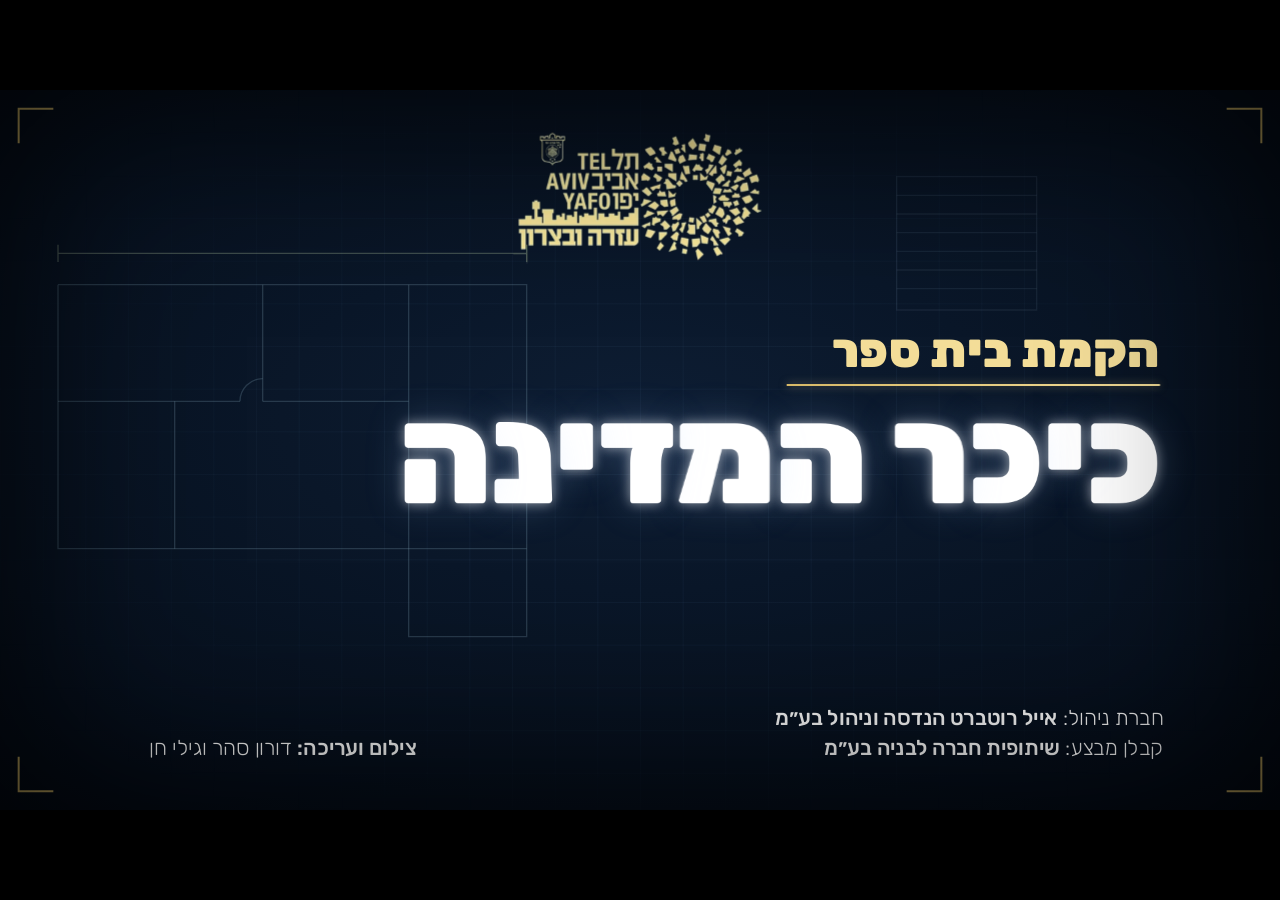
<file: kikar-hamedina-anim/index.html>
<!doctype html>
<html lang="he" dir="rtl">
<head>
<meta charset="utf-8">
<meta name="viewport" content="width=device-width, initial-scale=1">
<title>הקמת בית ספר כיכר המדינה</title>
<style>
  @font-face { font-family: "Rubik"; font-weight: 300; font-display: block; src: url(fonts/rubik-hebrew-300-normal.woff2) format("woff2"); unicode-range: U+0590-05FF, U+200C-2010, U+20AA, U+25CC, U+FB1D-FB4F; }
  @font-face { font-family: "Rubik"; font-weight: 300; font-display: block; src: url(fonts/rubik-latin-300-normal.woff2) format("woff2"); unicode-range: U+0000-00FF, U+2000-206F; }
  @font-face { font-family: "Rubik"; font-weight: 500; font-display: block; src: url(fonts/rubik-hebrew-500-normal.woff2) format("woff2"); unicode-range: U+0590-05FF, U+200C-2010, U+20AA, U+25CC, U+FB1D-FB4F; }
  @font-face { font-family: "Rubik"; font-weight: 500; font-display: block; src: url(fonts/rubik-latin-500-normal.woff2) format("woff2"); unicode-range: U+0000-00FF, U+2000-206F; }
  @font-face { font-family: "Rubik"; font-weight: 900; font-display: block; src: url(fonts/rubik-hebrew-900-normal.woff2) format("woff2"); unicode-range: U+0590-05FF, U+200C-2010, U+20AA, U+25CC, U+FB1D-FB4F; }
  @font-face { font-family: "Rubik"; font-weight: 900; font-display: block; src: url(fonts/rubik-latin-900-normal.woff2) format("woff2"); unicode-range: U+0000-00FF, U+2000-206F; }
  :root {
    --bg: #07111f;
    --bg2: #0d1d33;
    --gold: #f3dd98;
    --gold-deep: #d9bb68;
    --white: #ffffff;
    --line: rgba(120, 150, 170, .28);
  }
  * { box-sizing: border-box; margin: 0; padding: 0; }
  html, body { width: 100%; height: 100%; background: #000; overflow: hidden; }
  body { display: grid; place-items: center; font-family: "Rubik", sans-serif; }

  /* 1920x1080 stage, scaled to fit the window */
  .stage {
    position: absolute; left: 50%; top: 50%;
    width: 1920px; height: 1080px;
    transform: translate(-50%, -50%) scale(var(--s, 1));
    overflow: hidden;
    background: radial-gradient(ellipse 80% 70% at 50% 45%, var(--bg2) 0%, var(--bg) 70%, #040a14 100%);
    cursor: pointer;
  }
  .grid {
    position: absolute; inset: 0;
    background-image:
      linear-gradient(rgba(90,130,170,.07) 1px, transparent 1px),
      linear-gradient(90deg, rgba(90,130,170,.07) 1px, transparent 1px);
    background-size: 64px 64px;
    mask-image: radial-gradient(ellipse at center, #000 30%, transparent 85%);
    opacity: 0;
  }
  .vignette { position: absolute; inset: 0; box-shadow: inset 0 0 260px 60px rgba(0,0,0,.65); pointer-events: none; }

  svg.blueprint { position: absolute; inset: 0; width: 1920px; height: 1080px; }
  .blueprint .draw { fill: none; stroke: var(--line); stroke-width: 2; }
  .blueprint .faint { fill: none; stroke: rgba(120,150,170,.12); stroke-width: 2; }
  .blueprint .top { stroke: rgba(160,180,150,.35); }
  .blueprint .corner { fill: none; stroke: var(--gold-deep); stroke-width: 3; opacity: .85; }

  .logo {
    position: absolute; left: 770px; top: 55px; width: 380px; height: 205px;
  }
  .logo img { width: 100%; height: 100%; display: block; }

  .title-block { position: absolute; right: 180px; top: 355px; width: 900px; text-align: right; }
  .kicker {
    font-weight: 900; font-size: 72px; line-height: 1; color: var(--gold);
    letter-spacing: 1px; overflow: hidden; padding-bottom: 6px;
  }
  .kicker span { display: inline-block; }
  .rule {
    height: 3px; width: 560px; margin: 8px 0 0 auto;
    background: linear-gradient(to left, var(--gold), var(--gold-deep));
    transform-origin: right center; transform: scaleX(0);
    box-shadow: 0 0 12px rgba(243,221,152,.5);
  }
  .name {
    margin-top: 0;
    font-weight: 900; font-size: 210px; line-height: 1; color: var(--white);
    white-space: nowrap; letter-spacing: -2px;
  }
  .name .ch { display: inline-block; will-change: transform, opacity, filter; }
  .place {
    margin-top: 26px; font-weight: 900; font-size: 64px; line-height: 1; color: var(--gold);
    clip-path: inset(0 0 0 100%);
  }

  .credits { position: absolute; font-size: 32px; font-weight: 300; color: #fff; white-space: nowrap; }
  .credits b { font-weight: 500; }
  .credits .en { font-weight: 800; font-style: italic; letter-spacing: .5px; }
  .credits .line { display: block; overflow: hidden; line-height: 1.4; }
  .credits .line > span { display: inline-block; transform: translateY(110%); }
  .credits.right { right: 175px; top: 920px; text-align: right; }
  .credits.left  { right: 1295px; top: 965px; text-align: right; }

  .shine {
    position: absolute; inset: 0; pointer-events: none;
    background: linear-gradient(105deg, transparent 40%, rgba(255,255,255,.08) 50%, transparent 60%);
    transform: translateX(-120%);
  }

  .hint {
    position: fixed; bottom: 14px; left: 16px; color: rgba(255,255,255,.4);
    font: 400 14px "Rubik", sans-serif; opacity: 0; transition: opacity .6s; pointer-events: none;
  }
  .hint.show { opacity: 1; }
</style>
</head>
<body>
<div class="stage" id="stage">
  <div class="grid" id="grid"></div>

  <svg class="blueprint" viewBox="0 0 1920 1080" aria-hidden="true">
    <!-- floor plan -->
    <g id="plan">
      <path class="draw top" d="M87 232 V258 M87 245 H790 M790 232 V258"/>
      <path class="draw" d="M87 292 H790 V820 H613 V688 H87 Z"/>
      <path class="draw" d="M394 292 V467"/>
      <path class="draw" d="M613 292 V688 H790"/>
      <path class="draw" d="M87 467 H360 M394 467 H613"/>
      <path class="draw" d="M262 467 V688"/>
      <path class="draw" d="M360 467 A34 34 0 0 1 394 433"/>
    </g>
    <!-- faint spec table on the right -->
    <g id="table">
      <path class="faint" d="M1345 130 H1555 V330 H1345 Z"/>
      <path class="faint" d="M1345 158 H1555 M1345 186 H1555 M1345 214 H1555 M1345 242 H1555 M1345 270 H1555 M1345 298 H1555"/>
    </g>
    <!-- corner brackets -->
    <g id="corners">
      <path class="corner" d="M28 80 V28 H80"/>
      <path class="corner" d="M1840 28 H1892 V80"/>
      <path class="corner" d="M28 1000 V1052 H80"/>
      <path class="corner" d="M1840 1052 H1892 V1000"/>
    </g>
  </svg>

  <div class="logo" id="logo"><img src="logo.png" alt="עיריית תל אביב-יפו · עזרה ובצרון"></div>

  <div class="title-block">
    <div class="kicker" id="kicker"><span>הקמת בית ספר</span></div>
    <div class="rule" id="rule"></div>
    <div class="name" id="name">כיכר המדינה</div>
  </div>

  <div class="credits right" id="creditsR">
    <span class="line"><span>חברת ניהול: <b>אייל רוטברט הנדסה וניהול בע״מ</b></span></span>
    <span class="line"><span>קבלן מבצע: <b>שיתופית חברה לבניה בע״מ</b></span></span>
  </div>
  <div class="credits left" id="creditsL">
    <span class="line"><span><b>צילום ועריכה:</b> דורון סהר וגילי חן</span></span>
  </div>

  <div class="shine" id="shine"></div>
  <div class="vignette"></div>
</div>
<div class="hint" id="hint">לחצו להפעלה מחדש</div>

<script>
  // Fit the fixed 1920x1080 stage into the window
  const stage = document.getElementById('stage');
  function fit() {
    const s = Math.min(innerWidth / 1920, innerHeight / 1080);
    stage.style.setProperty('--s', s);
  }
  addEventListener('resize', fit); fit();

  // Split the main name into per-letter spans
  const nameEl = document.getElementById('name');
  const nameText = nameEl.textContent;
  nameEl.innerHTML = [...nameText].map(c =>
    c === ' ' ? '<span class="ch">&nbsp;</span>' : `<span class="ch">${c}</span>`).join('');

  const $ = id => document.getElementById(id);
  const ease = 'cubic-bezier(.2,.8,.2,1)';
  const easeBack = 'cubic-bezier(.34,1.56,.64,1)';
  let running = [];
  const RENDER = new URLSearchParams(location.search).has('render');

  function anim(el, frames, opts) {
    const a = el.animate(frames, { fill: 'both', easing: ease, ...opts });
    running.push(a);
    return a;
  }

  function prepStroke(path) {
    const len = path.getTotalLength();
    path.style.strokeDasharray = len;
    path.style.strokeDashoffset = len;
    return len;
  }

  function play() {
    running.forEach(a => a.cancel());
    running = [];
    $('hint').classList.remove('show');

    // 0.0s  background grid
    anim($('grid'), [{ opacity: 0 }, { opacity: 1 }], { duration: 1400 });

    // 0.1s  corner brackets
    document.querySelectorAll('#corners path').forEach((p, i) => {
      const len = prepStroke(p);
      anim(p, [{ strokeDashoffset: len }, { strokeDashoffset: 0 }], { duration: 700, delay: 100 + i * 90 });
    });

    // 0.3s  blueprint lines draw in
    document.querySelectorAll('#plan path, #table path').forEach((p, i) => {
      const len = prepStroke(p);
      anim(p, [{ strokeDashoffset: len }, { strokeDashoffset: 0 }],
        { duration: 1600, delay: 300 + i * 140, easing: 'cubic-bezier(.65,0,.35,1)' });
    });

    // 0.6s  logo
    anim($('logo'), [
      { opacity: 0, transform: 'scale(.85) rotate(-4deg)', filter: 'blur(12px)' },
      { opacity: 1, transform: 'scale(1) rotate(0)', filter: 'blur(0)' }
    ], { duration: 1200, delay: 600 });

    // 1.4s  "הקמת בית ספר" rises from a mask
    anim($('kicker').firstElementChild, [
      { transform: 'translateY(105%)', opacity: 0 },
      { transform: 'translateY(0)', opacity: 1 }
    ], { duration: 800, delay: 1400 });

    // 1.8s  gold rule draws right-to-left
    anim($('rule'), [{ transform: 'scaleX(0)' }, { transform: 'scaleX(1)' }],
      { duration: 900, delay: 1800, easing: 'cubic-bezier(.65,0,.35,1)' });

    // 2.3s  "עמוס עוז" builds letter by letter (Hebrew reads right→left, so DOM order)
    const chars = nameEl.querySelectorAll('.ch');
    chars.forEach((ch, i) => {
      anim(ch, [
        { opacity: 0, transform: 'translateY(-70px) scale(1.35)', filter: 'blur(14px)' },
        { opacity: 1, transform: 'translateY(0) scale(1)', filter: 'blur(0)' }
      ], { duration: 750, delay: 2300 + i * 110, easing: easeBack });
    });
    const nameDone = 2300 + chars.length * 110 + 500;
    anim(nameEl, [
      { textShadow: '0 0 0 rgba(255,255,255,0), 0 0 0 rgba(160,200,255,0)' },
      { textShadow: '0 0 18px rgba(255,255,255,.55), 0 0 60px rgba(160,200,255,.25)' }
    ], { duration: 1000, delay: nameDone, easing: 'ease' });

    // name settles with a gentle pulse
    anim(nameEl, [
      { transform: 'scale(1)' }, { transform: 'scale(1.03)' }, { transform: 'scale(1)' }
    ], { duration: 700, delay: nameDone, easing: 'ease-in-out', fill: 'none' });


    // credits slide up line by line
    const lines = [...document.querySelectorAll('#creditsR .line > span, #creditsL .line > span')];
    lines.forEach((l, i) => {
      anim(l, [{ transform: 'translateY(110%)' }, { transform: 'translateY(0)' }],
        { duration: 700, delay: nameDone + 500 + i * 220 });
    });

    // final light sweep across the slide
    const end = nameDone + 500 + lines.length * 220 + 500;
    anim($('shine'), [{ transform: 'translateX(-120%)' }, { transform: 'translateX(120%)' }],
      { duration: 1600, delay: end, easing: 'ease-in-out' });

    if (!RENDER) setTimer(() => $('hint').classList.add('show'), end + 1800);
    return end + 1600;
  }

  let timers = [];
  function setTimer(fn, ms) { timers.push(setTimeout(fn, ms)); }
  function replay() { timers.forEach(clearTimeout); timers = []; play(); }

  stage.addEventListener('click', replay);
  addEventListener('keydown', e => { if (e.key === ' ' || e.key === 'Enter') replay(); });

  // ?render → paused timeline driven frame by frame via window.seek(ms) (used for video export)
  const fontsReady = document.fonts ? document.fonts.load('900 10px Rubik', 'אב').then(() => document.fonts.ready) : Promise.resolve();
  fontsReady.then(() => {
    if (!RENDER) return play();
    window.duration = play();
    running.forEach(a => a.pause());
    window.seek = ms => running.forEach(a => { a.currentTime = ms; });
    window.seek(0);
    window.ready = true;
  });
</script>
</body>
</html>
</file>
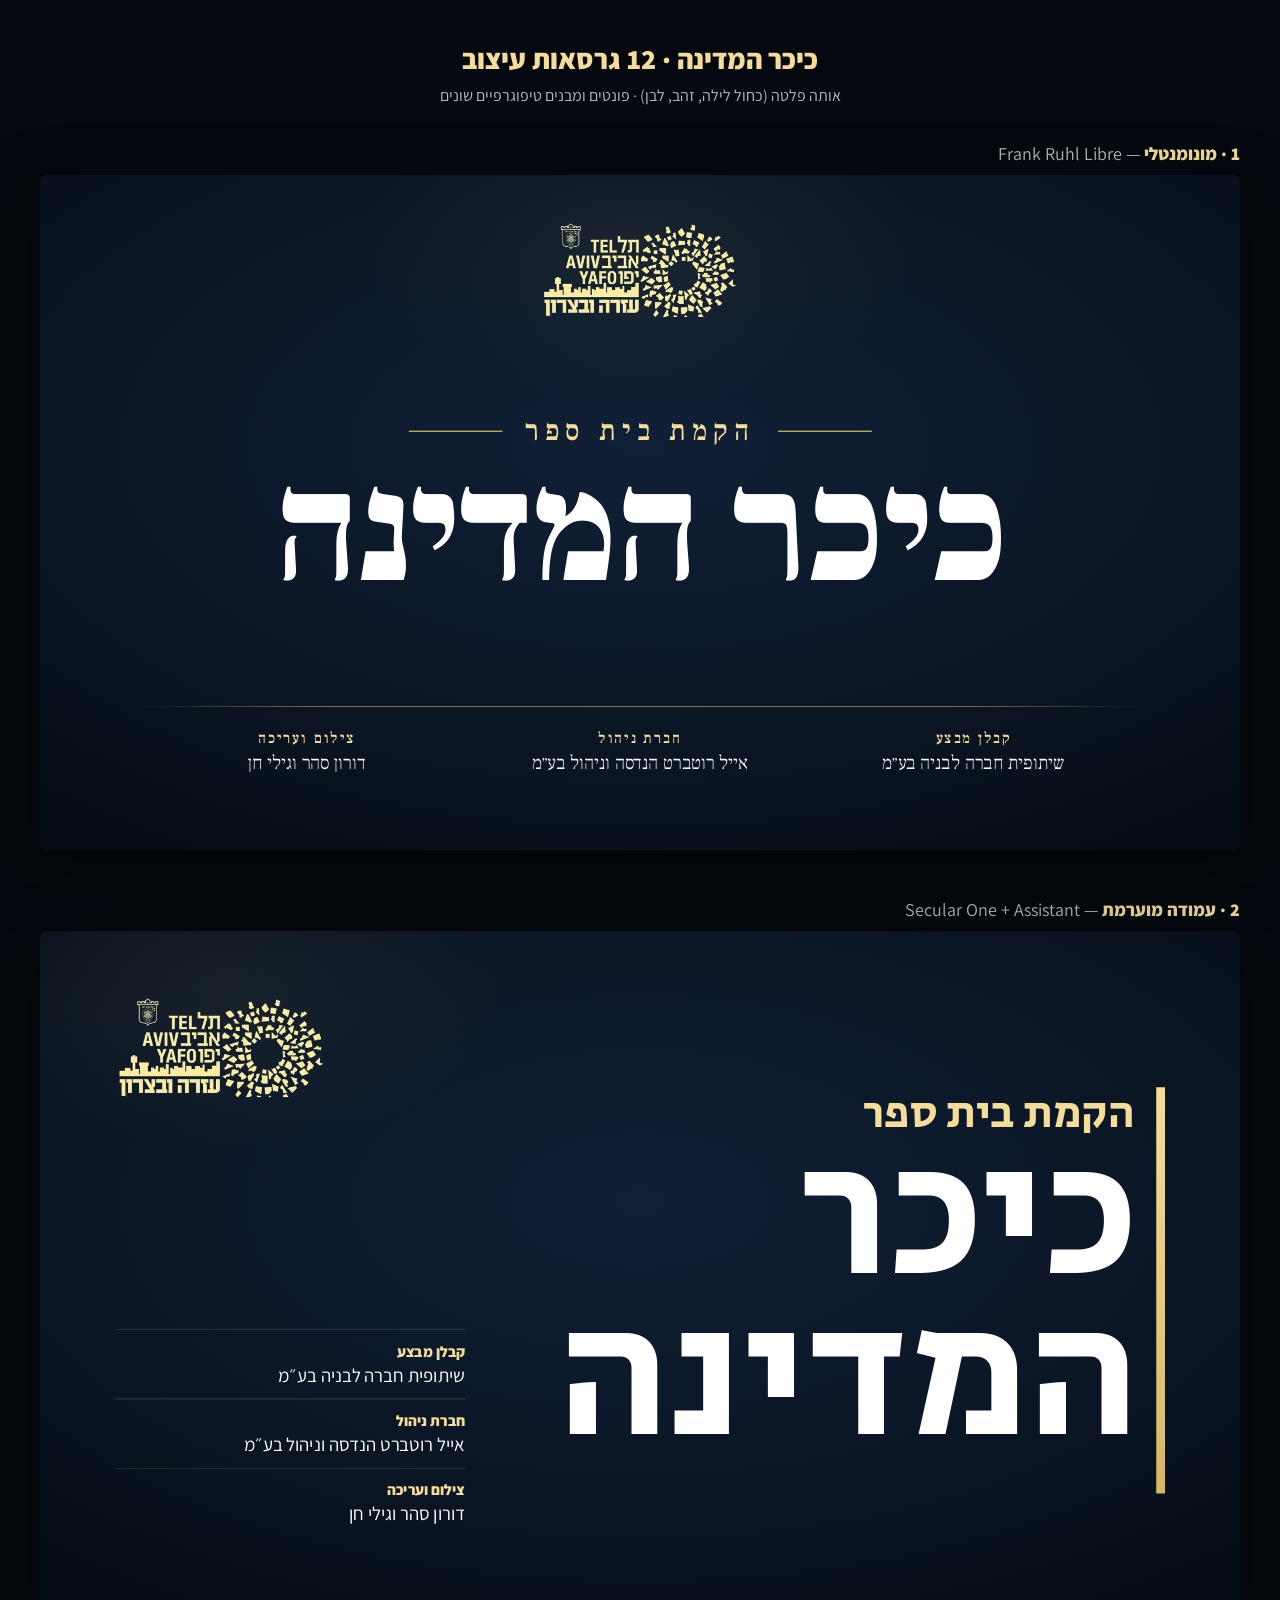
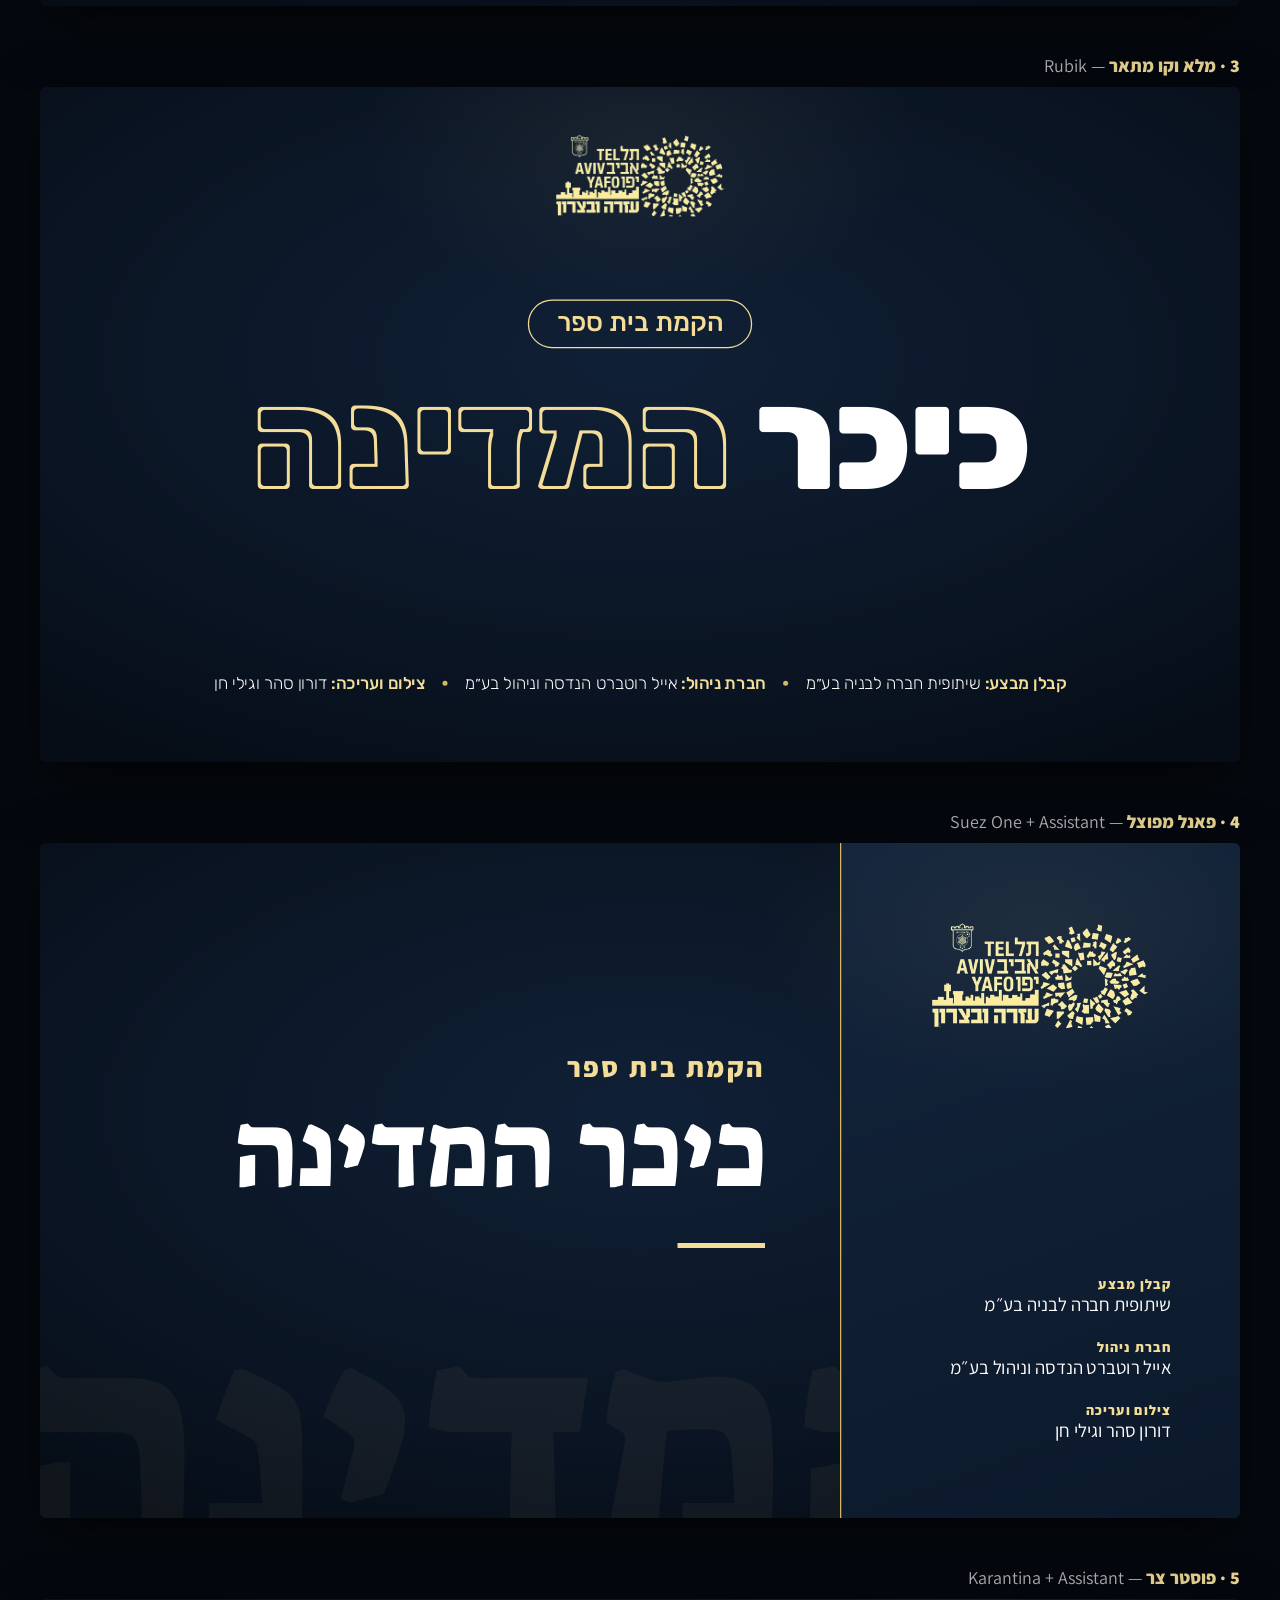
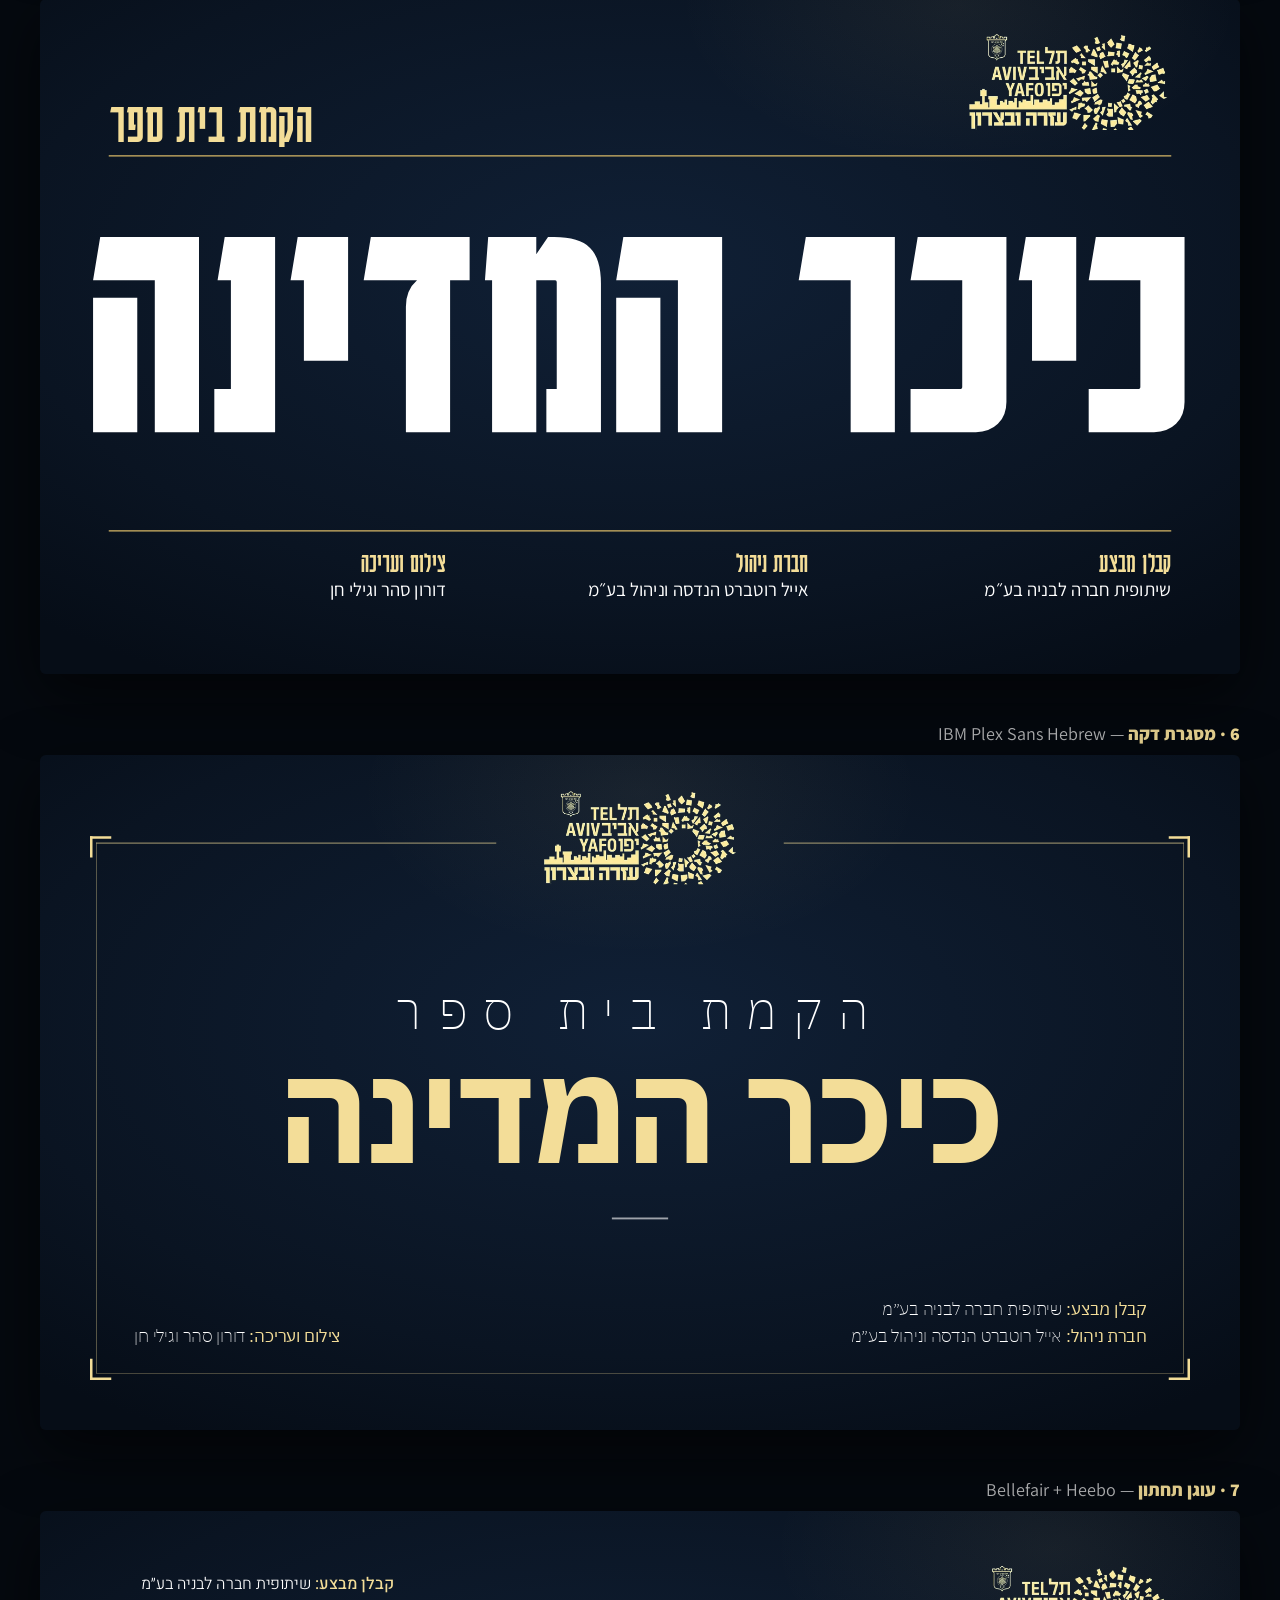
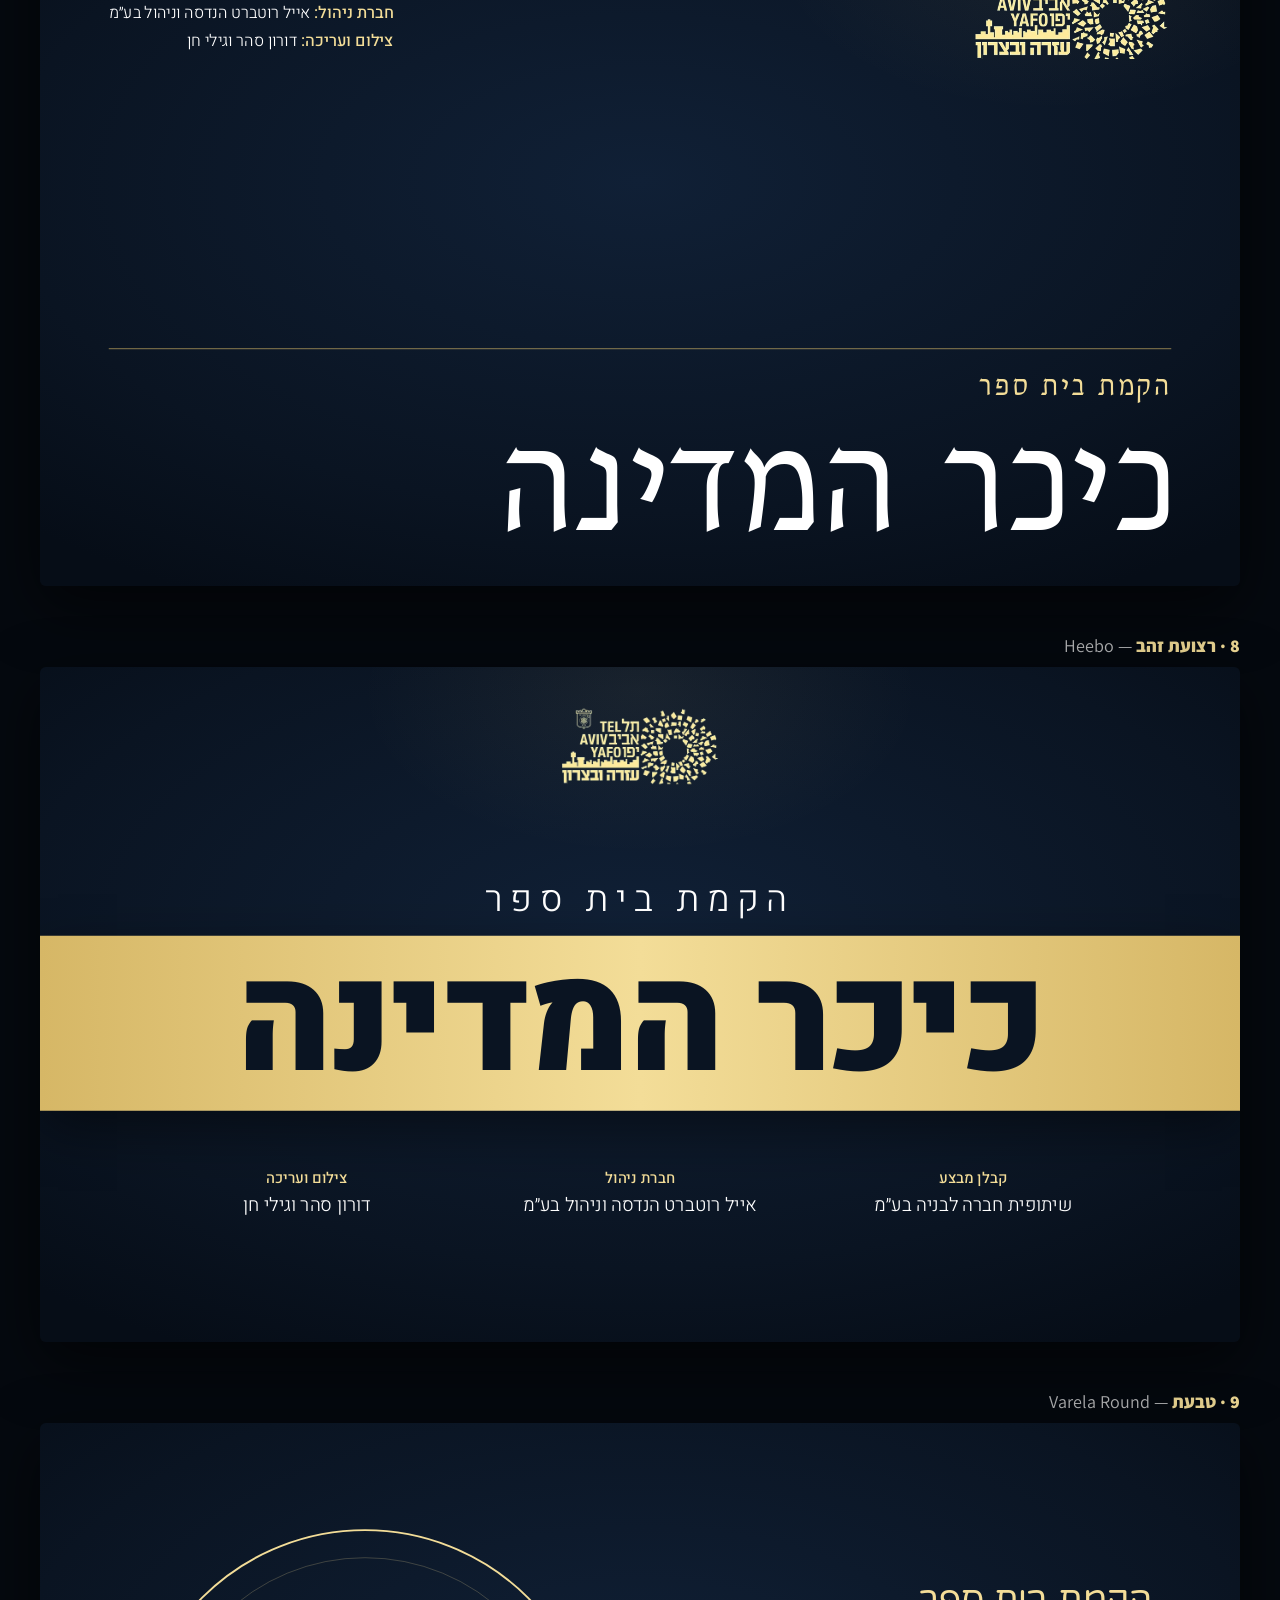
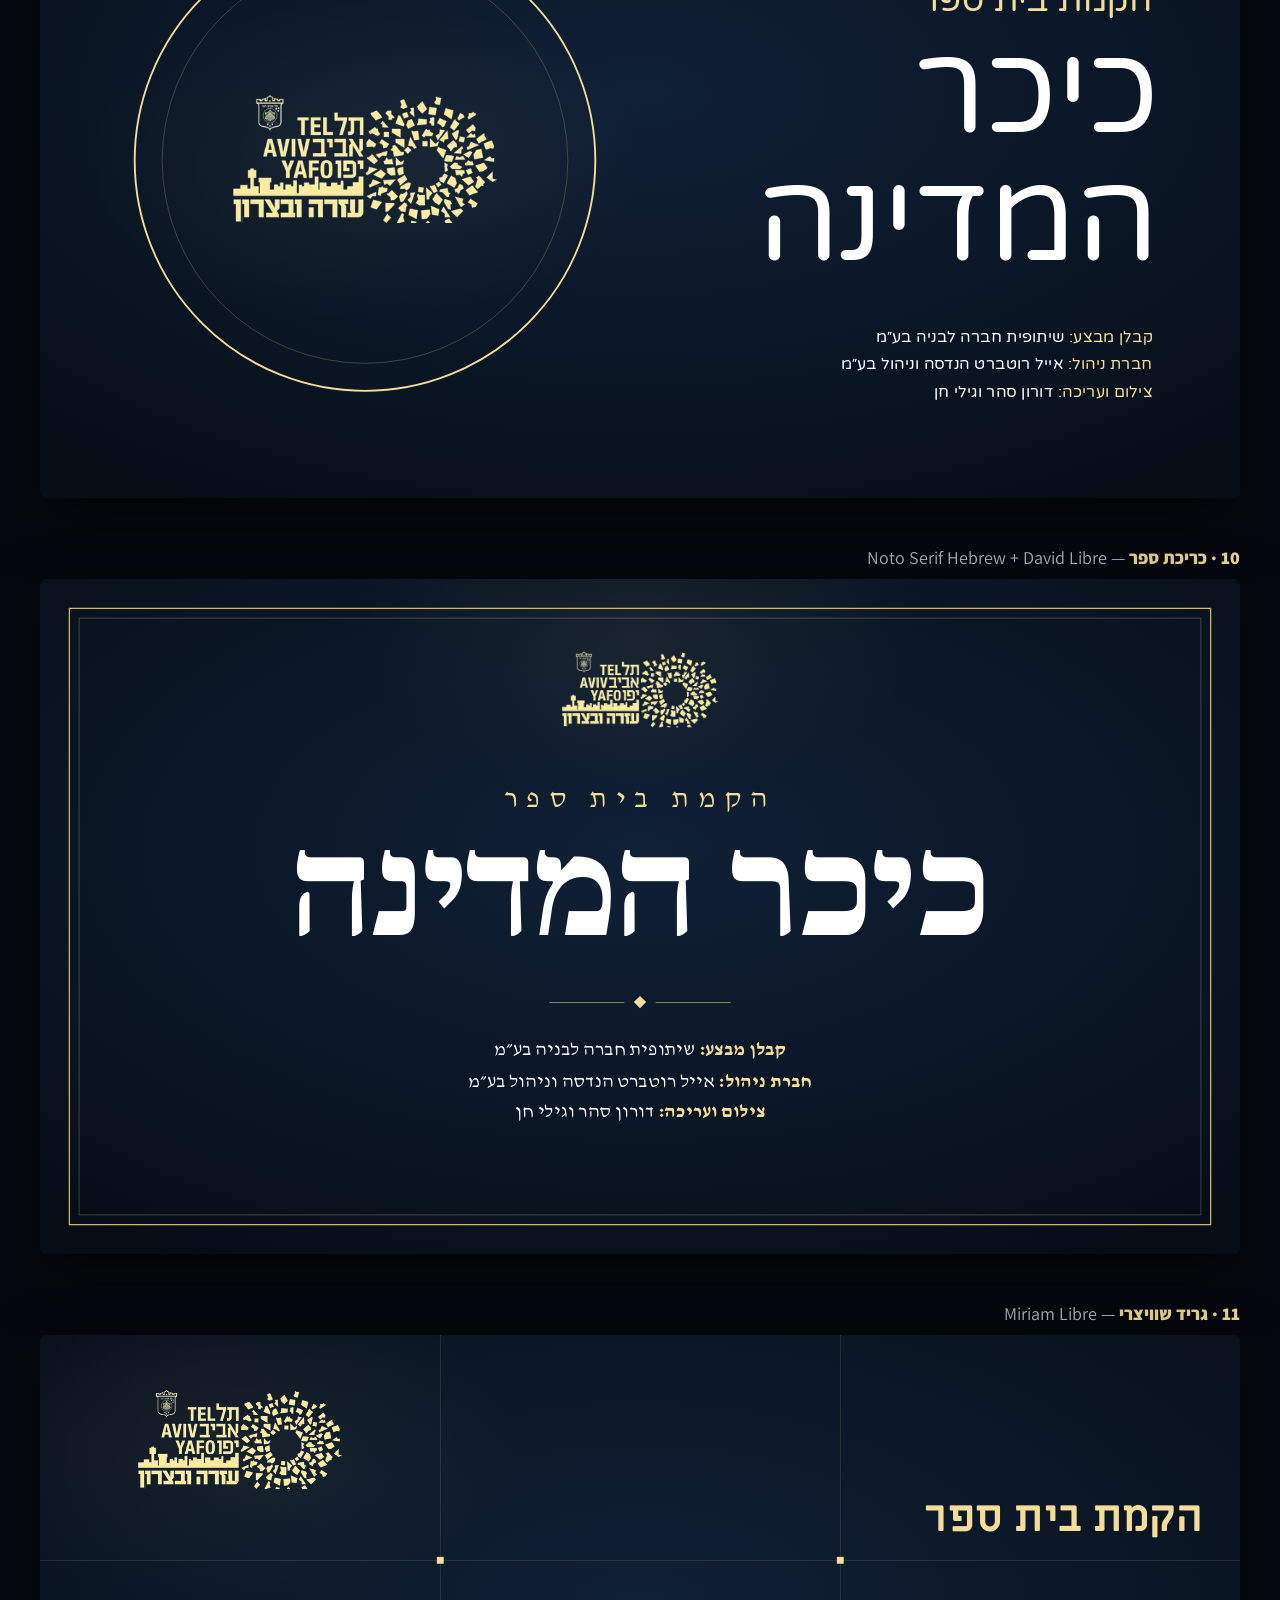
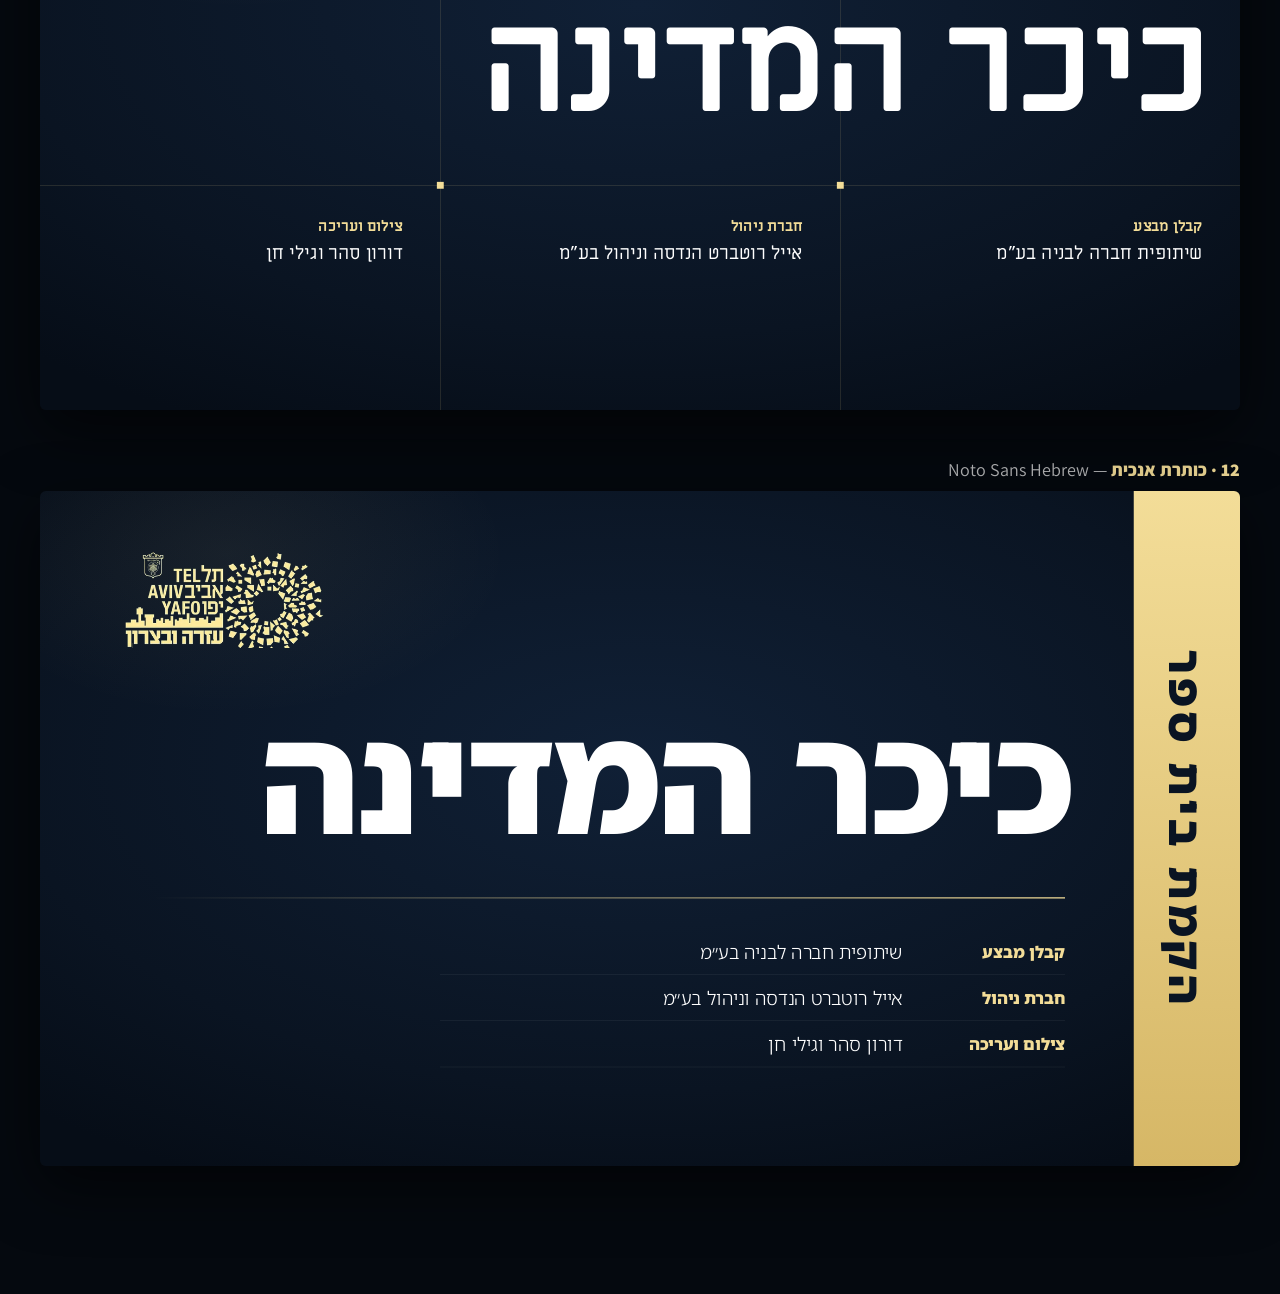
<file: kikar-hamedina/index.html>
<!doctype html>
<html lang="he" dir="rtl">
<head>
<meta charset="utf-8">
<meta name="viewport" content="width=device-width, initial-scale=1">
<title>כיכר המדינה · 12 גרסאות</title>
<link rel="stylesheet" href="fonts.css">
<style>
  :root {
    --navy: #0a1422;
    --navy-2: #102036;
    --navy-3: #13243b;
    --gold: #f3dd98;
    --gold-deep: #d6b766;
    --white: #ffffff;
    --muted: rgba(255,255,255,.72);
  }
  * { box-sizing: border-box; margin: 0; padding: 0; }
  html, body { background: #05090f; }
  body { padding: 40px 16px 80px; font-family: "Assistant", sans-serif; color: var(--white); }
  h1.page { text-align: center; font: 800 28px "Assistant"; color: var(--gold); margin-bottom: 8px; }
  p.page { text-align: center; color: var(--muted); margin-bottom: 36px; }

  /* each slide is a fixed 1920x1080 canvas, scaled down in the gallery */
  .wrap { width: min(1200px, 100%); margin: 0 auto 48px; }
  .wrap h2 { font: 700 18px "Assistant"; color: var(--gold); margin-bottom: 10px; }
  .wrap h2 span { color: var(--muted); font-weight: 400; }
  .frame { position: relative; width: 100%; aspect-ratio: 16 / 9; overflow: hidden; border-radius: 6px; box-shadow: 0 20px 60px rgba(0,0,0,.6); }
  .slide {
    position: absolute; top: 0; right: 0; width: 1920px; height: 1080px;
    transform-origin: top right; transform: scale(var(--k, .625));
    overflow: hidden;
    background: radial-gradient(ellipse 75% 70% at 50% 40%, var(--navy-2) 0%, var(--navy) 70%, #060d17 100%);
  }
  .slide > * { position: absolute; }
  .logo { width: 360px; }
  .glow { width: 900px; height: 520px; border-radius: 50%;
    background: radial-gradient(closest-side, rgba(243,221,152,.06), transparent); pointer-events: none; }
  .lbl { color: var(--gold); }

  /* ───────── 1 · Monumental serif ───────── */
  .v1 .glow { left: 510px; top: -150px; }
  .v1 .logo { width: 320px; left: 800px; top: 70px; }
  .v1 .kick { top: 380px; left: 0; right: 0; display: flex; justify-content: center; align-items: center; gap: 36px;
    font: 500 46px "Frank Ruhl Libre"; color: var(--gold); letter-spacing: 10px; }
  .v1 .kick i { position: static; display: block; width: 150px; height: 2px; background: var(--gold-deep); }
  .v1 .name { top: 440px; left: 0; right: 0; text-align: center; font: 900 250px/1.05 "Frank Ruhl Libre"; letter-spacing: -2px; }
  .v1 .rule { left: 160px; right: 160px; top: 850px; height: 1px; background: linear-gradient(90deg, transparent, var(--gold-deep) 20%, var(--gold-deep) 80%, transparent); }
  .v1 .credits { top: 885px; left: 160px; right: 160px; display: flex; justify-content: space-between; text-align: center; }
  .v1 .credits div { position: static; flex: 1; }
  .v1 .credits b { display: block; font: 500 24px "Frank Ruhl Libre"; color: var(--gold); letter-spacing: 3px; margin-bottom: 6px; }
  .v1 .credits span { position: static; font: 300 30px "Frank Ruhl Libre"; }

  /* ───────── 2 · Stacked heavy ───────── */
  .v2 .bar { right: 120px; top: 250px; width: 14px; height: 650px; background: linear-gradient(var(--gold), var(--gold-deep)); }
  .v2 .kick { right: 170px; top: 240px; font: 400 72px "Secular One"; color: var(--gold); }
  .v2 .name { right: 164px; top: 330px; font: 400 300px/.86 "Secular One"; text-align: right; }
  .v2 .glow { left: -150px; top: -170px; }
  .v2 .logo { left: 120px; top: 100px; width: 340px; }
  .v2 .credits { left: 120px; bottom: 110px; width: 560px; text-align: right; }
  .v2 .credits div { position: static; padding: 18px 0; border-top: 1px solid rgba(243,221,152,.25); }
  .v2 .credits b { display: block; font: 800 24px "Assistant"; color: var(--gold); margin-bottom: 2px; }
  .v2 .credits span { font: 400 30px "Assistant"; }

  /* ───────── 3 · Filled + outline ───────── */
  .v3 .glow { left: 510px; top: -170px; }
  .v3 .logo { left: 820px; top: 70px; width: 280px; }
  .v3 .pill { left: 50%; transform: translateX(-50%); top: 340px; padding: 10px 44px 14px; border: 2px solid var(--gold); border-radius: 999px;
    font: 500 42px "Rubik"; color: var(--gold); white-space: nowrap; }
  .v3 .name { left: 0; right: 0; top: 450px; text-align: center; font: 900 230px/1 "Rubik"; white-space: nowrap; letter-spacing: -3px; }
  .v3 .name em { position: static; font-style: normal; color: var(--gold); filter: url(#outline); }
  .v3 .credits { left: 0; right: 0; bottom: 110px; display: flex; justify-content: center; align-items: center; gap: 28px; font: 300 27px "Rubik"; white-space: nowrap; }
  .v3 .credits > * { position: static; }
  .v3 .credits b { font-weight: 500; color: var(--gold); }
  .v3 .credits i { width: 8px; height: 8px; border-radius: 50%; background: var(--gold-deep); }

  /* ───────── 4 · Split panel ───────── */
  .v4 .panel { right: 0; top: 0; bottom: 0; width: 640px; background: linear-gradient(160deg, var(--navy-3), #0c192b); border-left: 2px solid var(--gold-deep); }
  .v4 .glow { right: -130px; top: -120px; }
  .v4 .logo { right: 140px; top: 120px; width: 360px; }
  .v4 .credits { right: 110px; bottom: 120px; width: 440px; }
  .v4 .credits div { position: static; margin-top: 34px; }
  .v4 .credits b { display: block; font: 800 22px "Assistant"; color: var(--gold); letter-spacing: 2px; }
  .v4 .credits span { font: 400 30px/1.3 "Assistant"; }
  .v4 .ghost { left: -60px; bottom: -150px; font: 400 520px/1 "Suez One"; color: rgba(243,221,152,.045); white-space: nowrap; }
  .v4 .kick { right: 760px; top: 330px; font: 800 44px "Assistant"; color: var(--gold); letter-spacing: 4px; }
  .v4 .name { right: 755px; top: 395px; font: 400 170px/1.15 "Suez One"; white-space: nowrap; }
  .v4 .rule { right: 760px; top: 640px; width: 140px; height: 8px; background: var(--gold); }

  /* ───────── 5 · Condensed poster ───────── */
  .v5 .top { left: 110px; right: 110px; top: 250px; height: 2px; background: var(--gold-deep); }
  .v5 .glow { right: 0; top: -250px; }
  .v5 .logo { right: 110px; top: 48px; width: 330px; }
  .v5 .kick { left: 110px; top: 150px; font: 400 92px/1 "Karantina"; color: var(--gold); letter-spacing: 2px; }
  .v5 .name { left: 0; right: 0; top: 250px; text-align: center; font: 700 520px/1 "Karantina"; white-space: nowrap; letter-spacing: 4px; }
  .v5 .bottom { left: 110px; right: 110px; top: 850px; height: 2px; background: var(--gold-deep); }
  .v5 .credits { left: 110px; right: 110px; top: 880px; display: grid; grid-template-columns: repeat(3, 1fr); gap: 40px; }
  .v5 .credits div { position: static; }
  .v5 .credits b { display: block; font: 400 44px/1 "Karantina"; color: var(--gold); letter-spacing: 1px; }
  .v5 .credits span { font: 400 30px "Assistant"; }

  /* ───────── 6 · Thin frame ───────── */
  .v6 .box { left: 90px; right: 90px; top: 140px; bottom: 90px; border: 1.5px solid rgba(243,221,152,.55); border-top: 0; }
  .v6 .tl { top: 140px; height: 1.5px; background: rgba(243,221,152,.55); }
  .v6 .tl1 { right: 90px; width: 640px; }
  .v6 .tl2 { left: 90px; width: 640px; }
  .v6 .corner { width: 34px; height: 34px; border-color: var(--gold); border-style: solid; }
  .v6 .c1 { right: 80px; top: 130px; border-width: 4px 4px 0 0; }
  .v6 .c2 { left: 80px; top: 130px; border-width: 4px 0 0 4px; }
  .v6 .c3 { right: 80px; bottom: 80px; border-width: 0 4px 4px 0; }
  .v6 .c4 { left: 80px; bottom: 80px; border-width: 0 0 4px 4px; }
  .v6 .glow { left: 510px; top: -200px; }
    .v6 .logo { left: 800px; top: 50px; width: 320px; }
  .v6 .kick { left: 0; right: 0; top: 360px; text-align: center; font: 200 76px "IBM Plex Sans Hebrew"; letter-spacing: 26px; }
  .v6 .name { left: 0; right: 0; top: 450px; text-align: center; font: 700 220px/1.1 "IBM Plex Sans Hebrew"; color: var(--gold); letter-spacing: -2px; }
  .v6 .dash { left: 50%; transform: translateX(-50%); top: 740px; width: 90px; height: 3px; background: var(--white); opacity: .6; }
  .v6 .cr { bottom: 130px; font: 200 27px/1.6 "IBM Plex Sans Hebrew"; }
  .v6 .cr b { position: static; font-weight: 400; color: var(--gold); }
  .v6 .cr-r { right: 150px; }
  .v6 .cr-l { left: 150px; }

  /* ───────── 7 · Bottom-anchored serif ───────── */
  .v7 .glow { right: -150px; top: -200px; }
  .v7 .logo { right: 110px; top: 80px; width: 320px; }
  .v7 .credits { left: 110px; top: 95px; font: 300 26px/1.75 "Heebo"; }
  .v7 .credits b { font-weight: 500; color: var(--gold); }
  .v7 .rule { left: 110px; right: 110px; top: 700px; height: 1px; background: var(--gold-deep); }
  .v7 .kick { right: 110px; top: 725px; font: 400 58px "Bellefair"; color: var(--gold); letter-spacing: 3px; }
  .v7 .name { right: 100px; bottom: 30px; font: 400 290px/1 "Bellefair"; white-space: nowrap; letter-spacing: -3px; }

  /* ───────── 8 · Gold band ───────── */
  .v8 .glow { left: 510px; top: -220px; }
  .v8 .logo { left: 830px; top: 60px; width: 260px; }
  .v8 .kick { left: 0; right: 0; top: 330px; text-align: center; font: 300 58px "Heebo"; letter-spacing: 12px; }
  .v8 .band { left: 0; right: 0; top: 430px; height: 280px; background: linear-gradient(90deg, var(--gold-deep), var(--gold) 50%, var(--gold-deep)); box-shadow: 0 30px 80px rgba(0,0,0,.45); }
  .v8 .name { left: 0; right: 0; top: 430px; height: 280px; text-align: center; font: 900 240px/280px "Heebo"; color: var(--navy); letter-spacing: -4px; }
  .v8 .credits { left: 160px; right: 160px; top: 800px; display: flex; justify-content: space-between; text-align: center; }
  .v8 .credits div { flex: 1; }
  .v8 .credits b { display: block; font: 500 24px "Heebo"; color: var(--gold); margin-bottom: 4px; }
  .v8 .credits span { font: 300 30px "Heebo"; }

  /* ───────── 9 · Ring ───────── */
  .v9 .ring { left: 150px; top: 170px; width: 740px; height: 740px; border-radius: 50%; border: 3px solid var(--gold); }
  .v9 .ring2 { left: 195px; top: 215px; width: 650px; height: 650px; border-radius: 50%; border: 1px solid rgba(243,221,152,.35); }
  .v9 .glow { left: 70px; top: 280px; }
  .v9 .logo { left: 300px; top: 425px; width: 440px; }
  .v9 .kick { right: 140px; top: 250px; font: 400 56px "Varela Round"; color: var(--gold); }
  .v9 .name { right: 130px; top: 330px; font: 400 200px/1.02 "Varela Round"; text-align: right; }
  .v9 .credits { right: 140px; top: 800px; font: 400 26px/1.7 "Varela Round"; text-align: right; }
  .v9 .credits b { font-weight: 400; color: var(--gold); }

  /* ───────── 10 · Book cover ───────── */
  .v10 .f1 { inset: 46px; border: 2px solid var(--gold-deep); }
  .v10 .f2 { inset: 62px; border: 1px solid rgba(243,221,152,.4); }
  .v10 .glow { left: 510px; top: -170px; }
  .v10 .logo { left: 830px; top: 110px; width: 260px; }
  .v10 .kick { left: 0; right: 0; top: 330px; text-align: center; font: 400 44px "David Libre"; color: var(--gold); letter-spacing: 14px; }
  .v10 .name { left: 0; right: 0; top: 390px; text-align: center; font: 800 210px/1.1 "Noto Serif Hebrew"; }
  .v10 .orn { left: 0; right: 0; top: 670px; display: flex; justify-content: center; align-items: center; gap: 18px; }
  .v10 .orn i { display: block; width: 120px; height: 1px; background: var(--gold-deep); }
  .v10 .orn em { display: block; width: 14px; height: 14px; background: var(--gold); transform: rotate(45deg); }
  .v10 .credits { left: 0; right: 0; top: 730px; text-align: center; font: 400 30px/1.65 "David Libre"; }
  .v10 .credits b { font-weight: 700; color: var(--gold); }

  /* ───────── 11 · Swiss grid ───────── */
  .v11 .gl { background: rgba(243,221,152,.2); }
  .v11 .gx1 { left: 640px; top: 0; bottom: 0; width: 1px; }
  .v11 .gx2 { left: 1280px; top: 0; bottom: 0; width: 1px; }
  .v11 .gy1 { left: 0; right: 0; top: 360px; height: 1px; }
  .v11 .gy2 { left: 0; right: 0; top: 720px; height: 1px; }
  .v11 .dot { width: 11px; height: 11px; background: var(--gold); }
  .v11 .d1 { left: 635px; top: 355px; } .v11 .d2 { left: 1275px; top: 355px; }
  .v11 .d3 { left: 635px; top: 715px; } .v11 .d4 { left: 1275px; top: 715px; }
  .v11 .glow { left: -130px; top: -80px; }
  .v11 .logo { left: 150px; top: 80px; width: 340px; }
  .v11 .kick { right: 60px; top: 245px; font: 700 70px "Miriam Libre"; color: var(--gold); }
  .v11 .name { right: 50px; top: 405px; font: 700 228px/1.1 "Miriam Libre"; white-space: nowrap; letter-spacing: -4px; }
  .v11 .cell { top: 770px; width: 540px; text-align: right; }
  .v11 .cell b { display: block; font: 700 24px "Miriam Libre"; color: var(--gold); margin-bottom: 8px; }
  .v11 .cell span { font: 400 30px/1.3 "Miriam Libre"; }
  .v11 .c1 { right: 60px; } .v11 .c2 { right: 700px; } .v11 .c3 { right: 1340px; }

  /* ───────── 12 · Vertical kicker ───────── */
  .v12 .strip { right: 0; top: 0; bottom: 0; width: 170px; background: linear-gradient(var(--gold), var(--gold-deep)); }
  .v12 .kick { right: 0; top: 0; bottom: 0; width: 170px; display: flex; align-items: center; justify-content: center;
    writing-mode: vertical-rl; font: 900 72px "Noto Sans Hebrew"; color: var(--navy); letter-spacing: 6px; }
  .v12 .glow { left: -150px; top: -160px; }
  .v12 .logo { left: 130px; top: 90px; width: 330px; }
  .v12 .name { right: 270px; top: 330px; font: 900 240px/1.05 "Noto Sans Hebrew"; white-space: nowrap; letter-spacing: -6px; }
  .v12 .rule { right: 280px; top: 650px; width: 1460px; height: 2px; background: linear-gradient(to left, var(--gold), transparent); }
  .v12 .table { right: 280px; top: 700px; width: 1000px; }
  .v12 .table div { display: flex; gap: 30px; padding: 16px 0; border-bottom: 1px solid rgba(255,255,255,.1); font: 300 30px "Noto Sans Hebrew"; }
  .v12 .table b { width: 230px; font-weight: 900; font-size: 26px; color: var(--gold); padding-top: 3px; }
</style>
</head>
<body>
<h1 class="page">כיכר המדינה · 12 גרסאות עיצוב</h1>
<p class="page">אותה פלטה (כחול לילה, זהב, לבן) · פונטים ומבנים טיפוגרפיים שונים</p>

<!-- 1 -->
<section class="wrap"><h2>1 · מונומנטלי <span>— Frank Ruhl Libre</span></h2><div class="frame"><div class="slide v1" id="s1">
  <div class="glow"></div>
  <img class="logo" src="logo.png" alt="">
  <div class="kick"><i></i>הקמת בית ספר<i></i></div>
  <div class="name">כיכר המדינה</div>
  <div class="rule"></div>
  <div class="credits">
    <div><b>קבלן מבצע</b><span>שיתופית חברה לבניה בע״מ</span></div>
    <div><b>חברת ניהול</b><span>אייל רוטברט הנדסה וניהול בע״מ</span></div>
    <div><b>צילום ועריכה</b><span>דורון סהר וגילי חן</span></div>
  </div>
</div></div></section>

<!-- 2 -->
<section class="wrap"><h2>2 · עמודה מוערמת <span>— Secular One + Assistant</span></h2><div class="frame"><div class="slide v2" id="s2">
  <div class="glow"></div>
  <img class="logo" src="logo.png" alt="">
  <div class="bar"></div>
  <div class="kick">הקמת בית ספר</div>
  <div class="name">כיכר<br>המדינה</div>
  <div class="credits">
    <div><b>קבלן מבצע</b><span>שיתופית חברה לבניה בע״מ</span></div>
    <div><b>חברת ניהול</b><span>אייל רוטברט הנדסה וניהול בע״מ</span></div>
    <div><b>צילום ועריכה</b><span>דורון סהר וגילי חן</span></div>
  </div>
</div></div></section>

<!-- 3 -->
<svg width="0" height="0" style="position:absolute"><filter id="outline"><feMorphology in="SourceAlpha" operator="erode" radius="4" result="in"/><feComposite in="SourceGraphic" in2="in" operator="out"/></filter></svg>
<section class="wrap"><h2>3 · מלא וקו מתאר <span>— Rubik</span></h2><div class="frame"><div class="slide v3" id="s3">
  <div class="glow"></div>
  <img class="logo" src="logo.png" alt="">
  <div class="pill">הקמת בית ספר</div>
  <div class="name">כיכר <em>המדינה</em></div>
  <div class="credits">
    <span><b>קבלן מבצע:</b> שיתופית חברה לבניה בע״מ</span><i></i>
    <span><b>חברת ניהול:</b> אייל רוטברט הנדסה וניהול בע״מ</span><i></i>
    <span><b>צילום ועריכה:</b> דורון סהר וגילי חן</span>
  </div>
</div></div></section>

<!-- 4 -->
<section class="wrap"><h2>4 · פאנל מפוצל <span>— Suez One + Assistant</span></h2><div class="frame"><div class="slide v4" id="s4">
  <div class="ghost">המדינה</div>
  <div class="panel"></div>
  <div class="glow"></div>
  <img class="logo" src="logo.png" alt="">
  <div class="kick">הקמת בית ספר</div>
  <div class="name">כיכר המדינה</div>
  <div class="rule"></div>
  <div class="credits">
    <div><b>קבלן מבצע</b><span>שיתופית חברה לבניה בע״מ</span></div>
    <div><b>חברת ניהול</b><span>אייל רוטברט הנדסה וניהול בע״מ</span></div>
    <div><b>צילום ועריכה</b><span>דורון סהר וגילי חן</span></div>
  </div>
</div></div></section>

<!-- 5 -->
<section class="wrap"><h2>5 · פוסטר צר <span>— Karantina + Assistant</span></h2><div class="frame"><div class="slide v5" id="s5">
  <div class="glow"></div>
  <img class="logo" src="logo.png" alt="">
  <div class="kick">הקמת בית ספר</div>
  <div class="top"></div>
  <div class="name">כיכר המדינה</div>
  <div class="bottom"></div>
  <div class="credits">
    <div><b>קבלן מבצע</b><span>שיתופית חברה לבניה בע״מ</span></div>
    <div><b>חברת ניהול</b><span>אייל רוטברט הנדסה וניהול בע״מ</span></div>
    <div><b>צילום ועריכה</b><span>דורון סהר וגילי חן</span></div>
  </div>
</div></div></section>

<!-- 6 -->
<section class="wrap"><h2>6 · מסגרת דקה <span>— IBM Plex Sans Hebrew</span></h2><div class="frame"><div class="slide v6" id="s6">
  <div class="glow"></div>
  <div class="box"></div>
  <div class="corner c1"></div><div class="corner c2"></div><div class="corner c3"></div><div class="corner c4"></div>
  <div class="tl tl1"></div><div class="tl tl2"></div>
  <img class="logo" src="logo.png" alt="">
  <div class="kick">הקמת בית ספר</div>
  <div class="name">כיכר המדינה</div>
  <div class="dash"></div>
  <div class="cr cr-r"><b>קבלן מבצע:</b> שיתופית חברה לבניה בע״מ<br><b>חברת ניהול:</b> אייל רוטברט הנדסה וניהול בע״מ</div>
  <div class="cr cr-l"><b>צילום ועריכה:</b> דורון סהר וגילי חן</div>
</div></div></section>

<!-- 7 -->
<section class="wrap"><h2>7 · עוגן תחתון <span>— Bellefair + Heebo</span></h2><div class="frame"><div class="slide v7" id="s7">
  <div class="glow"></div>
  <img class="logo" src="logo.png" alt="">
  <div class="credits"><b>קבלן מבצע:</b> שיתופית חברה לבניה בע״מ<br><b>חברת ניהול:</b> אייל רוטברט הנדסה וניהול בע״מ<br><b>צילום ועריכה:</b> דורון סהר וגילי חן</div>
  <div class="rule"></div>
  <div class="kick">הקמת בית ספר</div>
  <div class="name">כיכר המדינה</div>
</div></div></section>

<!-- 8 -->
<section class="wrap"><h2>8 · רצועת זהב <span>— Heebo</span></h2><div class="frame"><div class="slide v8" id="s8">
  <div class="glow"></div>
  <img class="logo" src="logo.png" alt="">
  <div class="kick">הקמת בית ספר</div>
  <div class="band"></div>
  <div class="name">כיכר המדינה</div>
  <div class="credits">
    <div><b>קבלן מבצע</b><span>שיתופית חברה לבניה בע״מ</span></div>
    <div><b>חברת ניהול</b><span>אייל רוטברט הנדסה וניהול בע״מ</span></div>
    <div><b>צילום ועריכה</b><span>דורון סהר וגילי חן</span></div>
  </div>
</div></div></section>

<!-- 9 -->
<section class="wrap"><h2>9 · טבעת <span>— Varela Round</span></h2><div class="frame"><div class="slide v9" id="s9">
  <div class="glow"></div>
  <div class="ring"></div><div class="ring2"></div>
  <img class="logo" src="logo.png" alt="">
  <div class="kick">הקמת בית ספר</div>
  <div class="name">כיכר<br>המדינה</div>
  <div class="credits"><b>קבלן מבצע:</b> שיתופית חברה לבניה בע״מ<br><b>חברת ניהול:</b> אייל רוטברט הנדסה וניהול בע״מ<br><b>צילום ועריכה:</b> דורון סהר וגילי חן</div>
</div></div></section>

<!-- 10 -->
<section class="wrap"><h2>10 · כריכת ספר <span>— Noto Serif Hebrew + David Libre</span></h2><div class="frame"><div class="slide v10" id="s10">
  <div class="glow"></div>
  <div class="f1"></div><div class="f2"></div>
  <img class="logo" src="logo.png" alt="">
  <div class="kick">הקמת בית ספר</div>
  <div class="name">כיכר המדינה</div>
  <div class="orn"><i></i><em></em><i></i></div>
  <div class="credits"><b>קבלן מבצע:</b> שיתופית חברה לבניה בע״מ<br><b>חברת ניהול:</b> אייל רוטברט הנדסה וניהול בע״מ<br><b>צילום ועריכה:</b> דורון סהר וגילי חן</div>
</div></div></section>

<!-- 11 -->
<section class="wrap"><h2>11 · גריד שוויצרי <span>— Miriam Libre</span></h2><div class="frame"><div class="slide v11" id="s11">
  <div class="glow"></div>
  <div class="gl gx1"></div><div class="gl gx2"></div><div class="gl gy1"></div><div class="gl gy2"></div>
  <div class="dot d1"></div><div class="dot d2"></div><div class="dot d3"></div><div class="dot d4"></div>
  <img class="logo" src="logo.png" alt="">
  <div class="kick">הקמת בית ספר</div>
  <div class="name">כיכר המדינה</div>
  <div class="cell c1"><b>קבלן מבצע</b><span>שיתופית חברה לבניה בע״מ</span></div>
  <div class="cell c2"><b>חברת ניהול</b><span>אייל רוטברט הנדסה וניהול בע״מ</span></div>
  <div class="cell c3"><b>צילום ועריכה</b><span>דורון סהר וגילי חן</span></div>
</div></div></section>

<!-- 12 -->
<section class="wrap"><h2>12 · כותרת אנכית <span>— Noto Sans Hebrew</span></h2><div class="frame"><div class="slide v12" id="s12">
  <div class="glow"></div>
  <div class="strip"></div>
  <div class="kick">הקמת בית ספר</div>
  <img class="logo" src="logo.png" alt="">
  <div class="name">כיכר המדינה</div>
  <div class="rule"></div>
  <div class="table">
    <div><b>קבלן מבצע</b><span>שיתופית חברה לבניה בע״מ</span></div>
    <div><b>חברת ניהול</b><span>אייל רוטברט הנדסה וניהול בע״מ</span></div>
    <div><b>צילום ועריכה</b><span>דורון סהר וגילי חן</span></div>
  </div>
</div></div></section>

<script>
  // scale the 1920px canvases to their frame; ?full renders them at 1:1 for export
  const full = new URLSearchParams(location.search).has('full');
  function fit() {
    document.querySelectorAll('.frame').forEach(f => {
      const k = full ? 1 : f.clientWidth / 1920;
      f.querySelector('.slide').style.setProperty('--k', k);
      if (full) { f.style.width = '1920px'; f.style.height = '1080px'; f.style.borderRadius = 0; }
    });
  }
  if (full) document.querySelectorAll('.wrap').forEach(w => w.style.width = '1920px');
  addEventListener('resize', fit); fit();
</script>
</body>
</html>
</file>
<file: kikar-hamedina/fonts.css>
@font-face{font-family:"Frank Ruhl Libre";font-weight:300;font-display:block;src:url(fonts/frank-ruhl-libre-hebrew-300-normal.woff2) format("woff2");unicode-range:U+0590-05FF, U+200C-2010, U+20AA, U+25CC, U+FB1D-FB4F}
@font-face{font-family:"Frank Ruhl Libre";font-weight:300;font-display:block;src:url(fonts/frank-ruhl-libre-latin-300-normal.woff2) format("woff2");unicode-range:U+0000-00FF, U+2000-206F}
@font-face{font-family:"Frank Ruhl Libre";font-weight:500;font-display:block;src:url(fonts/frank-ruhl-libre-hebrew-500-normal.woff2) format("woff2");unicode-range:U+0590-05FF, U+200C-2010, U+20AA, U+25CC, U+FB1D-FB4F}
@font-face{font-family:"Frank Ruhl Libre";font-weight:500;font-display:block;src:url(fonts/frank-ruhl-libre-latin-500-normal.woff2) format("woff2");unicode-range:U+0000-00FF, U+2000-206F}
@font-face{font-family:"Frank Ruhl Libre";font-weight:900;font-display:block;src:url(fonts/frank-ruhl-libre-hebrew-900-normal.woff2) format("woff2");unicode-range:U+0590-05FF, U+200C-2010, U+20AA, U+25CC, U+FB1D-FB4F}
@font-face{font-family:"Frank Ruhl Libre";font-weight:900;font-display:block;src:url(fonts/frank-ruhl-libre-latin-900-normal.woff2) format("woff2");unicode-range:U+0000-00FF, U+2000-206F}
@font-face{font-family:"Secular One";font-weight:400;font-display:block;src:url(fonts/secular-one-hebrew-400-normal.woff2) format("woff2");unicode-range:U+0590-05FF, U+200C-2010, U+20AA, U+25CC, U+FB1D-FB4F}
@font-face{font-family:"Secular One";font-weight:400;font-display:block;src:url(fonts/secular-one-latin-400-normal.woff2) format("woff2");unicode-range:U+0000-00FF, U+2000-206F}
@font-face{font-family:"Suez One";font-weight:400;font-display:block;src:url(fonts/suez-one-hebrew-400-normal.woff2) format("woff2");unicode-range:U+0590-05FF, U+200C-2010, U+20AA, U+25CC, U+FB1D-FB4F}
@font-face{font-family:"Suez One";font-weight:400;font-display:block;src:url(fonts/suez-one-latin-400-normal.woff2) format("woff2");unicode-range:U+0000-00FF, U+2000-206F}
@font-face{font-family:"Karantina";font-weight:400;font-display:block;src:url(fonts/karantina-hebrew-400-normal.woff2) format("woff2");unicode-range:U+0590-05FF, U+200C-2010, U+20AA, U+25CC, U+FB1D-FB4F}
@font-face{font-family:"Karantina";font-weight:400;font-display:block;src:url(fonts/karantina-latin-400-normal.woff2) format("woff2");unicode-range:U+0000-00FF, U+2000-206F}
@font-face{font-family:"Karantina";font-weight:700;font-display:block;src:url(fonts/karantina-hebrew-700-normal.woff2) format("woff2");unicode-range:U+0590-05FF, U+200C-2010, U+20AA, U+25CC, U+FB1D-FB4F}
@font-face{font-family:"Karantina";font-weight:700;font-display:block;src:url(fonts/karantina-latin-700-normal.woff2) format("woff2");unicode-range:U+0000-00FF, U+2000-206F}
@font-face{font-family:"Rubik";font-weight:300;font-display:block;src:url(fonts/rubik-hebrew-300-normal.woff2) format("woff2");unicode-range:U+0590-05FF, U+200C-2010, U+20AA, U+25CC, U+FB1D-FB4F}
@font-face{font-family:"Rubik";font-weight:300;font-display:block;src:url(fonts/rubik-latin-300-normal.woff2) format("woff2");unicode-range:U+0000-00FF, U+2000-206F}
@font-face{font-family:"Rubik";font-weight:500;font-display:block;src:url(fonts/rubik-hebrew-500-normal.woff2) format("woff2");unicode-range:U+0590-05FF, U+200C-2010, U+20AA, U+25CC, U+FB1D-FB4F}
@font-face{font-family:"Rubik";font-weight:500;font-display:block;src:url(fonts/rubik-latin-500-normal.woff2) format("woff2");unicode-range:U+0000-00FF, U+2000-206F}
@font-face{font-family:"Rubik";font-weight:900;font-display:block;src:url(fonts/rubik-hebrew-900-normal.woff2) format("woff2");unicode-range:U+0590-05FF, U+200C-2010, U+20AA, U+25CC, U+FB1D-FB4F}
@font-face{font-family:"Rubik";font-weight:900;font-display:block;src:url(fonts/rubik-latin-900-normal.woff2) format("woff2");unicode-range:U+0000-00FF, U+2000-206F}
@font-face{font-family:"IBM Plex Sans Hebrew";font-weight:200;font-display:block;src:url(fonts/ibm-plex-sans-hebrew-hebrew-200-normal.woff2) format("woff2");unicode-range:U+0590-05FF, U+200C-2010, U+20AA, U+25CC, U+FB1D-FB4F}
@font-face{font-family:"IBM Plex Sans Hebrew";font-weight:200;font-display:block;src:url(fonts/ibm-plex-sans-hebrew-latin-200-normal.woff2) format("woff2");unicode-range:U+0000-00FF, U+2000-206F}
@font-face{font-family:"IBM Plex Sans Hebrew";font-weight:400;font-display:block;src:url(fonts/ibm-plex-sans-hebrew-hebrew-400-normal.woff2) format("woff2");unicode-range:U+0590-05FF, U+200C-2010, U+20AA, U+25CC, U+FB1D-FB4F}
@font-face{font-family:"IBM Plex Sans Hebrew";font-weight:400;font-display:block;src:url(fonts/ibm-plex-sans-hebrew-latin-400-normal.woff2) format("woff2");unicode-range:U+0000-00FF, U+2000-206F}
@font-face{font-family:"IBM Plex Sans Hebrew";font-weight:700;font-display:block;src:url(fonts/ibm-plex-sans-hebrew-hebrew-700-normal.woff2) format("woff2");unicode-range:U+0590-05FF, U+200C-2010, U+20AA, U+25CC, U+FB1D-FB4F}
@font-face{font-family:"IBM Plex Sans Hebrew";font-weight:700;font-display:block;src:url(fonts/ibm-plex-sans-hebrew-latin-700-normal.woff2) format("woff2");unicode-range:U+0000-00FF, U+2000-206F}
@font-face{font-family:"Assistant";font-weight:300;font-display:block;src:url(fonts/assistant-hebrew-300-normal.woff2) format("woff2");unicode-range:U+0590-05FF, U+200C-2010, U+20AA, U+25CC, U+FB1D-FB4F}
@font-face{font-family:"Assistant";font-weight:300;font-display:block;src:url(fonts/assistant-latin-300-normal.woff2) format("woff2");unicode-range:U+0000-00FF, U+2000-206F}
@font-face{font-family:"Assistant";font-weight:400;font-display:block;src:url(fonts/assistant-hebrew-400-normal.woff2) format("woff2");unicode-range:U+0590-05FF, U+200C-2010, U+20AA, U+25CC, U+FB1D-FB4F}
@font-face{font-family:"Assistant";font-weight:400;font-display:block;src:url(fonts/assistant-latin-400-normal.woff2) format("woff2");unicode-range:U+0000-00FF, U+2000-206F}
@font-face{font-family:"Assistant";font-weight:800;font-display:block;src:url(fonts/assistant-hebrew-800-normal.woff2) format("woff2");unicode-range:U+0590-05FF, U+200C-2010, U+20AA, U+25CC, U+FB1D-FB4F}
@font-face{font-family:"Assistant";font-weight:800;font-display:block;src:url(fonts/assistant-latin-800-normal.woff2) format("woff2");unicode-range:U+0000-00FF, U+2000-206F}
@font-face{font-family:"Bellefair";font-weight:400;font-display:block;src:url(fonts/bellefair-hebrew-400-normal.woff2) format("woff2");unicode-range:U+0590-05FF, U+200C-2010, U+20AA, U+25CC, U+FB1D-FB4F}
@font-face{font-family:"Bellefair";font-weight:400;font-display:block;src:url(fonts/bellefair-latin-400-normal.woff2) format("woff2");unicode-range:U+0000-00FF, U+2000-206F}
@font-face{font-family:"David Libre";font-weight:400;font-display:block;src:url(fonts/david-libre-hebrew-400-normal.woff2) format("woff2");unicode-range:U+0590-05FF, U+200C-2010, U+20AA, U+25CC, U+FB1D-FB4F}
@font-face{font-family:"David Libre";font-weight:400;font-display:block;src:url(fonts/david-libre-latin-400-normal.woff2) format("woff2");unicode-range:U+0000-00FF, U+2000-206F}
@font-face{font-family:"David Libre";font-weight:700;font-display:block;src:url(fonts/david-libre-hebrew-700-normal.woff2) format("woff2");unicode-range:U+0590-05FF, U+200C-2010, U+20AA, U+25CC, U+FB1D-FB4F}
@font-face{font-family:"David Libre";font-weight:700;font-display:block;src:url(fonts/david-libre-latin-700-normal.woff2) format("woff2");unicode-range:U+0000-00FF, U+2000-206F}
@font-face{font-family:"Varela Round";font-weight:400;font-display:block;src:url(fonts/varela-round-hebrew-400-normal.woff2) format("woff2");unicode-range:U+0590-05FF, U+200C-2010, U+20AA, U+25CC, U+FB1D-FB4F}
@font-face{font-family:"Varela Round";font-weight:400;font-display:block;src:url(fonts/varela-round-latin-400-normal.woff2) format("woff2");unicode-range:U+0000-00FF, U+2000-206F}
@font-face{font-family:"Miriam Libre";font-weight:400;font-display:block;src:url(fonts/miriam-libre-hebrew-400-normal.woff2) format("woff2");unicode-range:U+0590-05FF, U+200C-2010, U+20AA, U+25CC, U+FB1D-FB4F}
@font-face{font-family:"Miriam Libre";font-weight:400;font-display:block;src:url(fonts/miriam-libre-latin-400-normal.woff2) format("woff2");unicode-range:U+0000-00FF, U+2000-206F}
@font-face{font-family:"Miriam Libre";font-weight:700;font-display:block;src:url(fonts/miriam-libre-hebrew-700-normal.woff2) format("woff2");unicode-range:U+0590-05FF, U+200C-2010, U+20AA, U+25CC, U+FB1D-FB4F}
@font-face{font-family:"Miriam Libre";font-weight:700;font-display:block;src:url(fonts/miriam-libre-latin-700-normal.woff2) format("woff2");unicode-range:U+0000-00FF, U+2000-206F}
@font-face{font-family:"Noto Sans Hebrew";font-weight:300;font-display:block;src:url(fonts/noto-sans-hebrew-hebrew-300-normal.woff2) format("woff2");unicode-range:U+0590-05FF, U+200C-2010, U+20AA, U+25CC, U+FB1D-FB4F}
@font-face{font-family:"Noto Sans Hebrew";font-weight:300;font-display:block;src:url(fonts/noto-sans-hebrew-latin-300-normal.woff2) format("woff2");unicode-range:U+0000-00FF, U+2000-206F}
@font-face{font-family:"Noto Sans Hebrew";font-weight:900;font-display:block;src:url(fonts/noto-sans-hebrew-hebrew-900-normal.woff2) format("woff2");unicode-range:U+0590-05FF, U+200C-2010, U+20AA, U+25CC, U+FB1D-FB4F}
@font-face{font-family:"Noto Sans Hebrew";font-weight:900;font-display:block;src:url(fonts/noto-sans-hebrew-latin-900-normal.woff2) format("woff2");unicode-range:U+0000-00FF, U+2000-206F}
@font-face{font-family:"Noto Serif Hebrew";font-weight:300;font-display:block;src:url(fonts/noto-serif-hebrew-hebrew-300-normal.woff2) format("woff2");unicode-range:U+0590-05FF, U+200C-2010, U+20AA, U+25CC, U+FB1D-FB4F}
@font-face{font-family:"Noto Serif Hebrew";font-weight:300;font-display:block;src:url(fonts/noto-serif-hebrew-latin-300-normal.woff2) format("woff2");unicode-range:U+0000-00FF, U+2000-206F}
@font-face{font-family:"Noto Serif Hebrew";font-weight:800;font-display:block;src:url(fonts/noto-serif-hebrew-hebrew-800-normal.woff2) format("woff2");unicode-range:U+0590-05FF, U+200C-2010, U+20AA, U+25CC, U+FB1D-FB4F}
@font-face{font-family:"Noto Serif Hebrew";font-weight:800;font-display:block;src:url(fonts/noto-serif-hebrew-latin-800-normal.woff2) format("woff2");unicode-range:U+0000-00FF, U+2000-206F}
@font-face{font-family:"Heebo";font-weight:300;font-display:block;src:url(fonts/heebo-hebrew-300-normal.woff2) format("woff2");unicode-range:U+0590-05FF, U+200C-2010, U+20AA, U+25CC, U+FB1D-FB4F}
@font-face{font-family:"Heebo";font-weight:300;font-display:block;src:url(fonts/heebo-latin-300-normal.woff2) format("woff2");unicode-range:U+0000-00FF, U+2000-206F}
@font-face{font-family:"Heebo";font-weight:500;font-display:block;src:url(fonts/heebo-hebrew-500-normal.woff2) format("woff2");unicode-range:U+0590-05FF, U+200C-2010, U+20AA, U+25CC, U+FB1D-FB4F}
@font-face{font-family:"Heebo";font-weight:500;font-display:block;src:url(fonts/heebo-latin-500-normal.woff2) format("woff2");unicode-range:U+0000-00FF, U+2000-206F}
@font-face{font-family:"Heebo";font-weight:900;font-display:block;src:url(fonts/heebo-hebrew-900-normal.woff2) format("woff2");unicode-range:U+0590-05FF, U+200C-2010, U+20AA, U+25CC, U+FB1D-FB4F}
@font-face{font-family:"Heebo";font-weight:900;font-display:block;src:url(fonts/heebo-latin-900-normal.woff2) format("woff2");unicode-range:U+0000-00FF, U+2000-206F}
</file>
